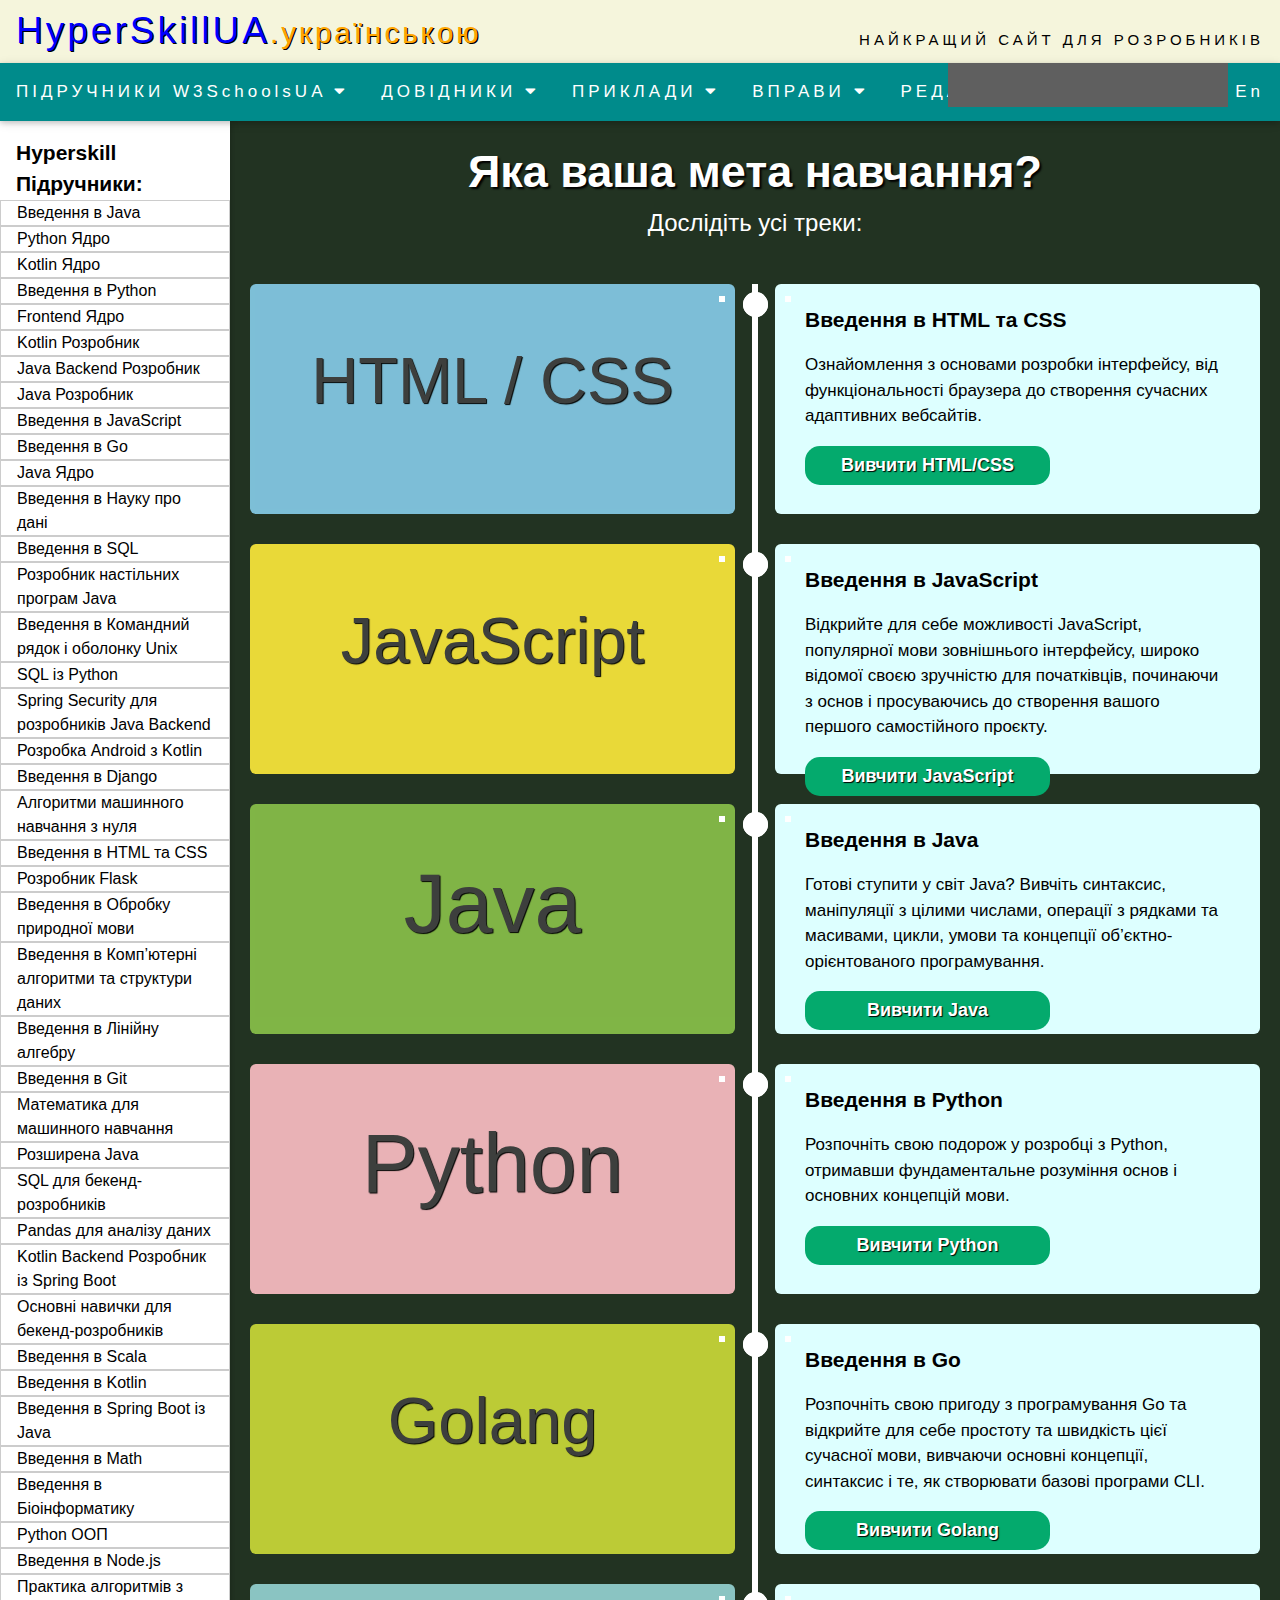
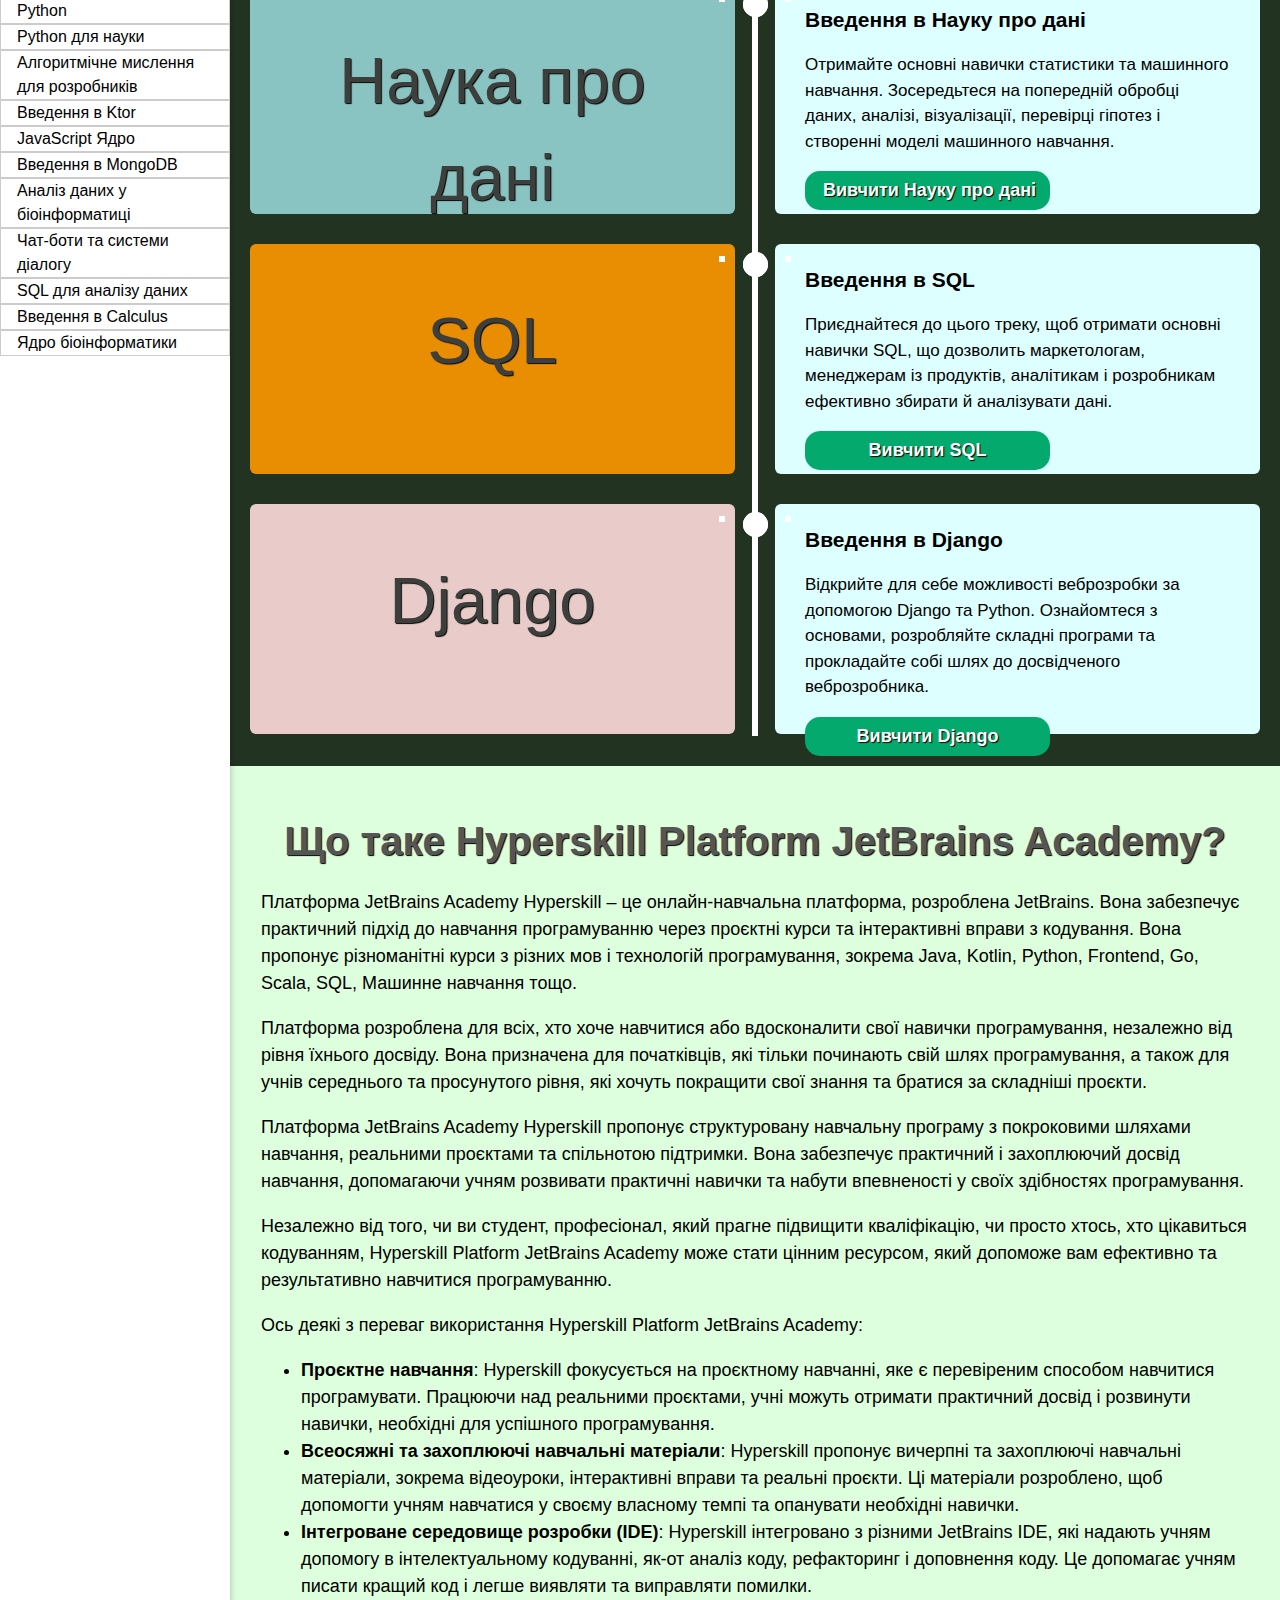
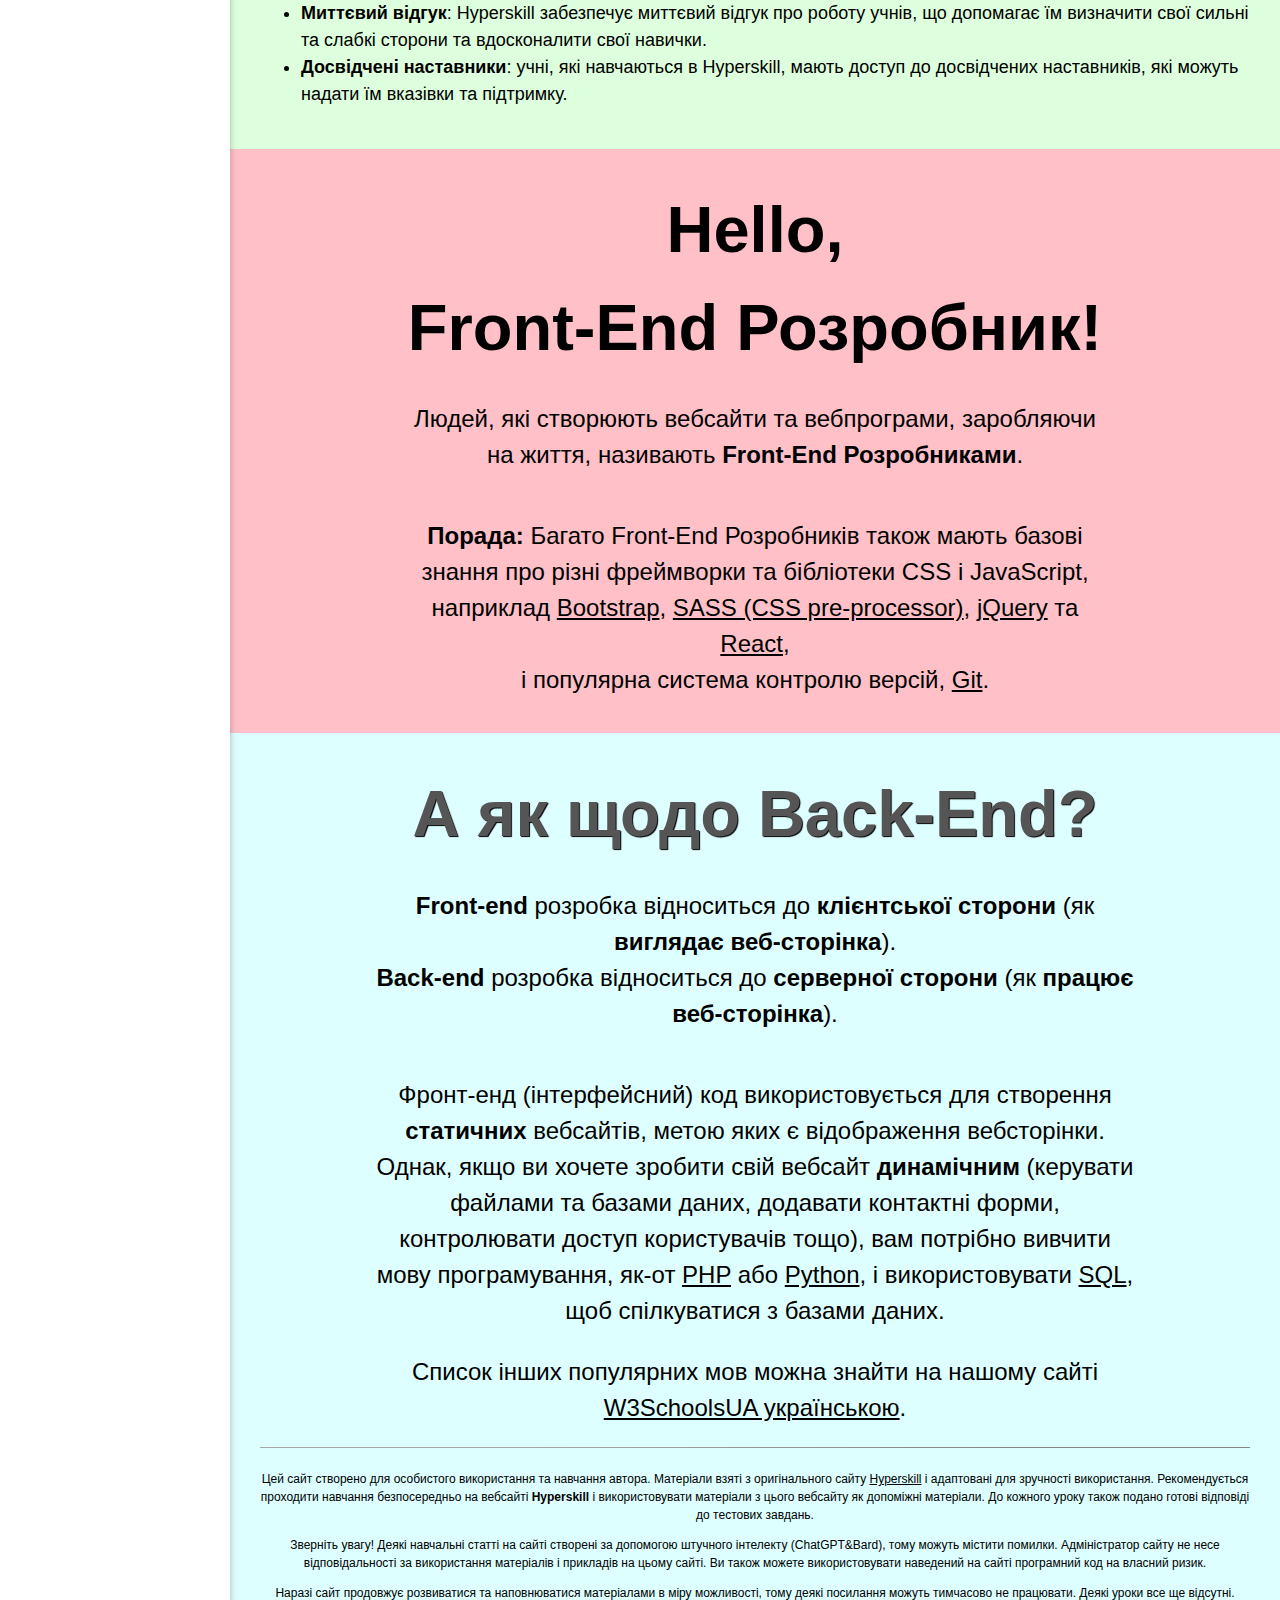
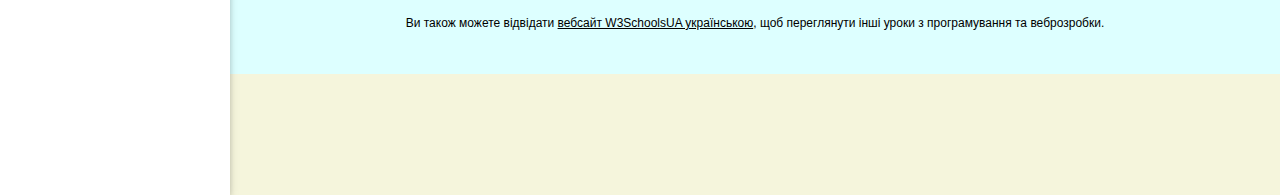
<file: index.html>
<!DOCTYPE html>
<html lang='uk'>
<head>
    <title>JetBrains Academy українською. Уроки для початківців із сайту Hyperskill</title>
    <meta charset='utf-8'>
    <meta name='viewport' content='width=device-width, initial-scale=1'>
    <meta name='description' content='Онлайн-уроки для початківців від Hyperskill: Java, Python, Kotlin, JavaScript, Golang, Data Science, SQL, Java Desktop Application Розробник, Command Line and Unix Shell, SQL with Python, Spring Security for Java Backend Розробникs, Android Development with Kotlin, Django , Алгоритми машинного навчання з нуля, HTML та CSS, Flask Розробник, Обробка природної мови, Комп&#8217;ютерні алгоритми та структури даних, Лінійна алгебра, Git, Математика для машинного навчання, Advanced Java, SQL для бекенд-розробників, Pandas для аналізу даних, Scala, Біоінформатика, Node.js, Практичні алгоритми для Python, Ktor, MongoDB, чат-боти та системи діалогу, Calculus, Frontend, Backend тощо. Безкоштовні курси Hyperskill українською. Вивчити мову програмування та веб-розробку. Готові рішення та відповіді до завдань. Основи HTML5, CSS3, PHP. Найкращий сайт для веброзробників' />
    <meta property='og:title' content='w3schoolsua.github.io/hyperskill/index.html' />
    <meta property='og:locale' content='en' />
    <meta property='og:description' content='JetBrains Academy українською. Уроки для початківців із сайту Hyperskill' />
    <link rel='icon' href='favicon.ico' type='image/x-icon'>
    <link rel='alternate' hreflang='en' href='https://w3schoolsua.github.io/hyperskill/index.html' />
    <link rel='stylesheet' href='styles/w3.css'>
    <link rel='stylesheet' href='styles/main.css'>
    <link rel='stylesheet' href='styles/fa.css'>
    <link rel='stylesheet' href='styles/hyperskill-style.css'>
    <!--Search Console--><meta name="google-site-verification" content="Zi87wUigec4p_hsrZRZa5Jw-Z0PBmPm_i_L6em_cz0U" /><!--/Search Console-->
    <!--web--><script async src="https://pagead2.googlesyndication.com/pagead/js/adsbygoogle.js?client=ca-pub-6358227327561384" crossorigin="anonymous"></script><!--/web-->
    <!--w3--><script async src="https://pagead2.googlesyndication.com/pagead/js/adsbygoogle.js?client=ca-pub-4060216941760396" crossorigin="anonymous"></script><!--/w3-->
</head>
<body>
<div class='w3-row w3-padding w3-hide-medium w3-hide-small'>
    <div class='w3-col s5 notranslate' style='margin:4px 0 6px 0'><a class='w3schools-logo' href='index.html'>HyperSkillUA<span class='dotcom'>.українською</span></a>
    </div>
    <div class='w3-col s7 w3-margin-top w3-wide w3-hide-medium w3-hide-small'>
        <div class='w3-right' style='position:relative;top:5px;'>НАЙКРАЩИЙ САЙТ ДЛЯ РОЗРОБНИКІВ</div>
    </div>
</div>
<div class='w3-hide-large w3-hide-large w3-padding-16'>
    <div class='w3-center notranslate'><a class='w3schools-logo' href='index.html'>HyperSkillUA<span class='dotcom'>.українською</span></a>
    </div>
    <div class='w3-center w3-wide w3-hide-small' style='margin:14px 0 -5px 0'>НАЙКРАЩИЙ САЙТ ДЛЯ РОЗРОБНИКІВ</div>
</div>
<!--Top menu-->
<div class="w3-bar w3-theme w3-card-2 w3-wide notranslate">
    <!--script для верхнього меню при адаптиві-->
    <a class='w3-bar-item w3-button w3-hover-white w3-padding-16 hidesm' href='javascript:void(0)' onclick='w3_open()'><i class='fa fa-bars'></i></a> <!--/end script-->
    <a class='w3-bar-item w3-button barex w3-hover-white w3-padding-16' href='javascript:void(0)' onclick="w3_open_nav('tutorials')" id='navbtn_tutorials'>ПІДРУЧНИКИ W3SchoolsUA <i class='fa fa-caret-down'></i><i class='fa fa-caret-up' style='display:none'></i></a>
    <a class='w3-bar-item w3-button barex w3-hover-white w3-padding-16' href='javascript:void(0)' onclick="w3_open_nav('references')" id='navbtn_references'>ДОВІДНИКИ <i class='fa fa-caret-down'></i><i class='fa fa-caret-up' style='display:none'></i></a>
    <a class='w3-bar-item w3-button barex w3-hover-white w3-padding-16' href='javascript:void(0)' onclick="w3_open_nav('examples')" id='navbtn_examples'>ПРИКЛАДИ <i class='fa fa-caret-down'></i><i class='fa fa-caret-up' style='display:none'></i></a>
    <a class='w3-bar-item w3-button barex w3-hover-white w3-padding-16 w3-hide-medium w3-hide-small' href='javascript:void(0)' onclick="w3_open_nav('exercises')" id='navbtn_exercises'>ВПРАВИ <i class='fa fa-caret-down'></i><i class='fa fa-caret-up' style='display:none'></i></a>
    <a class='w3-bar-item w3-button barex w3-hover-white w3-padding-16 w3-hide-medium w3-hide-small' href='https://w3schoolsua.github.io/tryiteditor/index.html' target='_blank'>РЕДАКТОР КОДУ</a>
    <div style='display: block;position:absolute;z-index:4;right:52px;height:44px;width: 280px; background-color:#5f5f5f;letter-spacing:normal;' id='googleSearch'>
        <!--W3SchoolsUA-Google-Search-->
        <script async src="https://cse.google.com/cse.js?cx=751c3d18bb8a64f00"></script><div class="gcse-search"></div>
        <!--/W3SchoolsUA-Google-Search-->
    </div>
    <a class='w3-bar-item w3-button barex w3-hover-white w3-padding-16 w3-right' href='index_en.html'>En</a>
</div>
<!--/Top menu-->
<!--menu left-sidebar-->
<nav class='w3-sidebar w3-collapse aliceblue w3-card-2' id='mySidenav'>
    <div class='w3-bar-block'>
        <div class='w3-container'>
            <h4 class='w3-margin-top'>Hyperskill Підручники:</h4>
        </div>
        <a class='w3-bar-item w3-button w3-border' href='https://hyperskill.org/tracks/8' target='_blank' rel='nofollow'>Введення в Java</a>
        <a class='w3-bar-item w3-button w3-border' href='https://hyperskill.org/tracks/2' target='_blank' rel='nofollow'>Python Ядро</a>
        <a class='w3-bar-item w3-button w3-border' href='https://hyperskill.org/tracks/18' target='_blank' rel='nofollow'>Kotlin Ядро</a>
        <a class='w3-bar-item w3-button w3-border' href='https://hyperskill.org/tracks/6' target='_blank' rel='nofollow'>Введення в Python</a>
        <a class='w3-bar-item w3-button w3-border' href='https://hyperskill.org/tracks/5' target='_blank' rel='nofollow'>Frontend Ядро</a>
        <a class='w3-bar-item w3-button w3-border' href='https://hyperskill.org/tracks/3' target='_blank' rel='nofollow'>Kotlin Розробник</a>
        <a class='w3-bar-item w3-button w3-border' href='https://hyperskill.org/tracks/12' target='_blank' rel='nofollow'>Java Backend Розробник</a>
        <a class='w3-bar-item w3-button w3-border' href='https://hyperskill.org/tracks/17' target='_blank' rel='nofollow'>Java Розробник</a>
        <a class='w3-bar-item w3-button w3-border' href='https://hyperskill.org/tracks/32' target='_blank' rel='nofollow'>Введення в JavaScript</a>
        <a class='w3-bar-item w3-button w3-border' href='https://hyperskill.org/tracks/25' target='_blank' rel='nofollow'>Введення в Go</a>
        <a class='w3-bar-item w3-button w3-border' href='https://hyperskill.org/tracks/15' target='_blank' rel='nofollow'>Java Ядро</a>
        <a class='w3-bar-item w3-button w3-border' href='https://hyperskill.org/tracks/28' target='_blank' rel='nofollow'>Введення в Науку про дані</a>
        <a class='w3-bar-item w3-button w3-border' href='https://hyperskill.org/tracks/31' target='_blank' rel='nofollow'>Введення в SQL</a>
        <a class='w3-bar-item w3-button w3-border' href='https://hyperskill.org/tracks/9' target='_blank' rel='nofollow'>Розробник настільних програм Java</a>
        <a class='w3-bar-item w3-button w3-border' href='https://hyperskill.org/tracks/26' target='_blank' rel='nofollow'>Введення в Командний рядок і оболонку Unix</a>
        <a class='w3-bar-item w3-button w3-border' href='https://hyperskill.org/tracks/30' target='_blank' rel='nofollow'>SQL із Python</a>
        <a class='w3-bar-item w3-button w3-border' href='https://hyperskill.org/tracks/38' target='_blank' rel='nofollow'>Spring Security для розробників Java Backend</a>
        <a class='w3-bar-item w3-button w3-border' href='https://hyperskill.org/tracks/16' target='_blank' rel='nofollow'>Розробка Android з Kotlin</a>
        <a class='w3-bar-item w3-button w3-border' href='https://hyperskill.org/tracks/11' target='_blank' rel='nofollow'>Введення в Django</a>
        <a class='w3-bar-item w3-button w3-border' href='https://hyperskill.org/tracks/42' target='_blank' rel='nofollow'>Алгоритми машинного навчання з нуля</a>
        <a class='w3-bar-item w3-button w3-border' href='https://hyperskill.org/tracks/34' target='_blank' rel='nofollow'>Введення в HTML та CSS</a>
        <a class='w3-bar-item w3-button w3-border' href='https://hyperskill.org/tracks/29' target='_blank' rel='nofollow'>Розробник Flask</a>
        <a class='w3-bar-item w3-button w3-border' href='https://hyperskill.org/tracks/10' target='_blank' rel='nofollow'>Введення в Обробку природної мови</a>
        <a class='w3-bar-item w3-button w3-border' href='https://hyperskill.org/tracks/41' target='_blank' rel='nofollow'>Введення в Комп&#8217;ютерні алгоритми та структури даних</a>
        <a class='w3-bar-item w3-button w3-border' href='https://hyperskill.org/tracks/27' target='_blank' rel='nofollow'>Введення в Лінійну алгебру</a>
        <a class='w3-bar-item w3-button w3-border' href='https://hyperskill.org/tracks/48' target='_blank' rel='nofollow'>Введення в Git</a>
        <a class='w3-bar-item w3-button w3-border' href='https://hyperskill.org/tracks/33' target='_blank' rel='nofollow'>Математика для машинного навчання</a>
        <a class='w3-bar-item w3-button w3-border' href='https://hyperskill.org/tracks/35' target='_blank' rel='nofollow'>Розширена Java</a>
        <a class='w3-bar-item w3-button w3-border' href='https://hyperskill.org/tracks/40' target='_blank' rel='nofollow'>SQL для бекенд-розробників</a>
        <a class='w3-bar-item w3-button w3-border' href='https://hyperskill.org/tracks/44' target='_blank' rel='nofollow'>Pandas для аналізу даних</a>
        <a class='w3-bar-item w3-button w3-border' href='https://hyperskill.org/tracks/37' target='_blank' rel='nofollow'>Kotlin Backend Розробник із Spring Boot</a>
        <a class='w3-bar-item w3-button w3-border' href='https://hyperskill.org/tracks/50' target='_blank' rel='nofollow'>Основні навички для бекенд-розробників</a>
        <a class='w3-bar-item w3-button w3-border' href='https://hyperskill.org/tracks/23' target='_blank' rel='nofollow'>Введення в Scala</a>
        <a class='w3-bar-item w3-button w3-border' href='https://hyperskill.org/tracks/69' target='_blank' rel='nofollow'>Введення в Kotlin</a>
        <a class='w3-bar-item w3-button w3-border' href='https://hyperskill.org/tracks/70' target='_blank' rel='nofollow'>Введення в Spring Boot із Java</a>
        <a class='w3-bar-item w3-button w3-border' href='https://hyperskill.org/tracks/57' target='_blank' rel='nofollow'>Введення в Math</a>
        <a class='w3-bar-item w3-button w3-border' href='https://hyperskill.org/tracks/49' target='_blank' rel='nofollow'>Введення в Біоінформатику</a>
        <a class='w3-bar-item w3-button w3-border' href='https://hyperskill.org/tracks/58' target='_blank' rel='nofollow'>Python ООП</a>
        <a class='w3-bar-item w3-button w3-border' href='https://hyperskill.org/tracks/55' target='_blank' rel='nofollow'>Введення в Node.js</a>
        <a class='w3-bar-item w3-button w3-border' href='https://hyperskill.org/tracks/54' target='_blank' rel='nofollow'>Практика алгоритмів з Python</a>
        <a class='w3-bar-item w3-button w3-border' href='https://hyperskill.org/tracks/59' target='_blank' rel='nofollow'>Python для науки</a>
        <a class='w3-bar-item w3-button w3-border' href='https://hyperskill.org/tracks/47' target='_blank' rel='nofollow'>Алгоритмічне мислення для розробників</a>
        <a class='w3-bar-item w3-button w3-border' href='https://hyperskill.org/tracks/45' target='_blank' rel='nofollow'>Введення в Ktor</a>
        <a class='w3-bar-item w3-button w3-border' href='https://hyperskill.org/tracks/65' target='_blank' rel='nofollow'>JavaScript Ядро</a>
        <a class='w3-bar-item w3-button w3-border' href='https://hyperskill.org/tracks/60' target='_blank' rel='nofollow'>Введення в MongoDB</a>
        <a class='w3-bar-item w3-button w3-border' href='https://hyperskill.org/tracks/62' target='_blank' rel='nofollow'>Аналіз даних у біоінформатиці</a>
        <a class='w3-bar-item w3-button w3-border' href='https://hyperskill.org/tracks/79' target='_blank' rel='nofollow'>Чат-боти та системи діалогу</a>
        <a class='w3-bar-item w3-button w3-border' href='https://hyperskill.org/tracks/61' target='_blank' rel='nofollow'>SQL для аналізу даних</a>
        <a class='w3-bar-item w3-button w3-border' href='https://hyperskill.org/tracks/85' target='_blank' rel='nofollow'>Введення в Calculus</a>
        <a class='w3-bar-item w3-button w3-border' href='https://hyperskill.org/tracks/71' target='_blank' rel='nofollow'>Ядро біоінформатики</a>
    </div>
</nav>
<!--/menu left-sidebar-->

<!--menu top при менших екранах-->
<div id='myAccordion' class='w3-card-2 w3-light-grey w3-center w3-hide-large' style='display:none;cursor:default'>
    <a href='javascript:void(0)' onclick='w3_close()' class='w3-button w3-xlarge w3-right'>&times;</a><br>
    <div class='w3-container w3-padding-32'>
        <a class='w3-button w3-block w3-large w3-wide' onclick="open_xs_menu('tutorials');" href='javascript:void(0);'>ПІДРУЧНИКИ
            <i class='fa fa-caret-down'></i></a>
        <div id='sectionxs_tutorials' class='w3-white w3-show'></div>
        <a class='w3-button w3-block w3-large w3-wide' onclick="open_xs_menu('references')" href='javascript:void(0);'>ДОВІДНИКИ
            <i class='fa fa-caret-down'></i></a>
        <div id='sectionxs_references' class='w3-white w3-show'></div>
        <a class='w3-button w3-block w3-large w3-wide' onclick="open_xs_menu('examples')" href='javascript:void(0);'>ПРИКЛАДИ
            <i class='fa fa-caret-down'></i></a>
        <div id='sectionxs_examples' class='w3-white w3-show'></div>
        <a class='w3-button w3-block w3-large w3-wide' onclick="open_xs_menu('exercises')" href='javascript:void(0);'>ВПРАВИ
            <i class='fa fa-caret-down'></i></a>
        <div id='sectionxs_exercises' class='w3-white w3-show'></div>
        <a class='w3-button w3-block w3-large w3-wide' href='https://w3schoolsua.github.io/tryiteditor/index.html'>РЕДАКТОР КОДУ</a>
    </div>
</div>
<!--/menu top-->

<!--розгортаюче menu top-->
<nav id="nav_tutorials" class="w3-dark-grey w3-card-2 w3-hide-small navex">
    <span onclick="w3_close_nav('tutorials')" class="w3-button w3-xlarge w3-display-topright barex">&times;</span><br>
    <div class='w3-row-padding w3-bar-block'>
        <div class='w3-col l3 m6'>
            <h3 class='w3-margin-top'>HTML & CSS</h3>
            <a class='w3-bar-item w3-button' href='https://w3schoolsua.github.io/html/index.html'>Вивчити HTML</a>
            <a class='w3-bar-item w3-button' href='https://w3schoolsua.github.io/css/index.html'>Вивчити CSS</a>
            <a class='w3-bar-item w3-button' href='https://w3schoolsua.github.io/css/css_rwd_intro.html'>Вивчити RWD</a>
            <a class='w3-bar-item w3-button' href='https://w3schoolsua.github.io/bootstrap/bootstrap_ver.html'>Вивчити Bootstrap</a>
            <a class='w3-bar-item w3-button' href='https://w3schoolsua.github.io/w3css/index.html'>Вивчити W3.CSS</a>
            <a class='w3-bar-item w3-button' href='https://w3schoolsua.github.io/colors/index.html'>Вивчити Кольори</a>
            <a class='w3-bar-item w3-button' href='https://w3schoolsua.github.io/icons/index.html'>Вивчити Іконки</a>
            <a class='w3-bar-item w3-button' href='https://w3schoolsua.github.io/graphics/index.html'>Вивчити Графіку</a>
            <a class='w3-bar-item w3-button' href='https://w3schoolsua.github.io/graphics/svg_intro.html'>Вивчити SVG</a>
            <a class='w3-bar-item w3-button' href='https://w3schoolsua.github.io/graphics/canvas_intro.html'>Вивчити Canvas</a>
            <a class='w3-bar-item w3-button' href='https://w3schoolsua.github.io/howto/index.html'>Вивчити Як зробити</a>
            <a class='w3-bar-item w3-button' href='https://w3schoolsua.github.io/sass/index.html'>Вивчити Sass</a>
            <h3 class='w3-margin-top'>Програмування</h3>
            <a class='w3-bar-item w3-button' href='https://w3schoolsua.github.io/python/index.html'>Вивчити Python</a>
            <a class='w3-bar-item w3-button' href='https://w3schoolsua.github.io/java/index.html'>Вивчити Java</a>
            <a class='w3-bar-item w3-button' href='https://w3schoolsua.github.io/cpp/index.html'>Вивчити C++</a>
            <a class='w3-bar-item w3-button' href='https://w3schoolsua.github.io/cs/index.html'>Вивчити C#</a>
            <a class='w3-bar-item w3-button' href='https://w3schoolsua.github.io/r/index.html'>Вивчити R</a>
            <a class='w3-bar-item w3-button' href='https://w3schoolsua.github.io/kotlin/index.html'>Вивчити Kotlin</a>
            <a class='w3-bar-item w3-button' href='https://w3schoolsua.github.io/go/index.html'>Вивчити Go</a>
            <div class="w3-hide-large w3-hide-small">
                <h3 class='w3-margin-top'>XML Підручники</h3>
                <a class='w3-bar-item w3-button' href='https://w3schoolsua.github.io/xml/index.html'>Вивчити XML</a>
                <a class='w3-bar-item w3-button' href='https://w3schoolsua.github.io/xml/ajax_intro.html'>Вивчити XML AJAX</a>
                <a class='w3-bar-item w3-button' href='https://w3schoolsua.github.io/xml/dom_intro.html'>Вивчити XML DOM</a>
                <a class='w3-bar-item w3-button' href='https://w3schoolsua.github.io/xml/xml_dtd_intro.html'>Вивчити XML DTD</a>
                <a class='w3-bar-item w3-button' href='https://w3schoolsua.github.io/xml/schema_intro.html'>Вивчити XML Schema</a>
                <a class='w3-bar-item w3-button' href='https://w3schoolsua.github.io/xml/xsl_intro.html'>Вивчити XSLT</a>
                <a class='w3-bar-item w3-button' href='https://w3schoolsua.github.io/xml/xpath_intro.html'>Вивчити XPath</a>
                <a class='w3-bar-item w3-button' href='https://w3schoolsua.github.io/xml/xquery_intro.html'>Вивчити XQuery</a>
            </div>
        </div>
        <div class='w3-col l3 m6'>
            <h3 class='w3-margin-top'>JavaScript</h3>
            <a class='w3-bar-item w3-button' href='https://w3schoolsua.github.io/js/index.html'>Вивчити JavaScript</a>
            <a class='w3-bar-item w3-button' href='https://w3schoolsua.github.io/react/index.html'>Вивчити React</a>
            <a class='w3-bar-item w3-button' href='https://w3schoolsua.github.io/jquery/index.html'>Вивчити jQuery</a>
            <a class='w3-bar-item w3-button' href='https://w3schoolsua.github.io/vue/index.html'>Вивчити Vue</a>
            <a class='w3-bar-item w3-button' href='https://w3schoolsua.github.io/angular/index.html'>Вивчити AngularJS</a>
            <a class='w3-bar-item w3-button' href='https://w3schoolsua.github.io/js/js_json_intro.html'>Вивчити JSON</a>
            <a class='w3-bar-item w3-button' href='https://w3schoolsua.github.io/js/js_ajax_intro.html'>Вивчити AJAX</a>
            <a class='w3-bar-item w3-button' href='https://w3schoolsua.github.io/js/js_htmldom.html'>Вивчити HTML-DOM</a>
            <a class='w3-bar-item w3-button' href='https://w3schoolsua.github.io/appml/index.html'>Вивчити AppML</a>
            <a class='w3-bar-item w3-button' href='https://w3schoolsua.github.io/w3js/index.html'>Вивчити W3.JS</a>
            <h3 class='w3-margin-top'>Аналітика даних</h3>
            <a class='w3-bar-item w3-button' href='https://w3schoolsua.github.io/ai/index.html'>Вивчити ШІ</a>
            <a class='w3-bar-item w3-button' href='https://w3schoolsua.github.io/python/python_ml_getting_started.html'>Вивчити Машинне навчання</a>
            <a class='w3-bar-item w3-button' href='https://w3schoolsua.github.io/gen_ai/index.html'>Вивчити Генеративний ШІ</a>
            <a class='w3-bar-item w3-button' href='https://w3schoolsua.github.io/chatgpt-3-5/index.html'>Вивчити ChatGPT-3.5</a>
            <a class='w3-bar-item w3-button' href='https://w3schoolsua.github.io/chatgpt-4/index.html'>Вивчити ChatGPT-4</a>
            <a class='w3-bar-item w3-button' href='https://w3schoolsua.github.io/bard/index.html'>Вивчити Google Bard</a>
            <a class='w3-bar-item w3-button' href='https://w3schoolsua.github.io/datascience/index.html'>Вивчити Наука про дані</a>
            <a class='w3-bar-item w3-button' href='https://w3schoolsua.github.io/numpy/index.html'>Вивчити NumPy</a>
            <a class='w3-bar-item w3-button' href='https://w3schoolsua.github.io/pandas/index.html'>Вивчити Pandas</a>
            <a class='w3-bar-item w3-button' href='https://w3schoolsua.github.io/scipy/index.html'>Вивчити SciPy</a>
            <a class='w3-bar-item w3-button' href='https://w3schoolsua.github.io/python/matplotlib_intro.html'>Вивчити Matplotlib</a>
            <a class='w3-bar-item w3-button' href='https://w3schoolsua.github.io/statistics/index.html'>Вивчити Статистику</a>
            <a class='w3-bar-item w3-button' href='https://w3schoolsua.github.io/excel/index.html'>Вивчити Excel</a>
            <a class='w3-bar-item w3-button' href='https://w3schoolsua.github.io/googlesheets/index.html'>Вивчити Google таблиці</a>
        </div>
        <div class='w3-col l3 m6'>
            <h3 class='w3-margin-top'>Серверна сторона</h3>
            <a class='w3-bar-item w3-button' href='https://w3schoolsua.github.io/sql/index.html'>Вивчити SQL</a>
            <a class='w3-bar-item w3-button' href='https://w3schoolsua.github.io/mysql/index.html'>Вивчити MySQL</a>
            <a class='w3-bar-item w3-button' href='https://w3schoolsua.github.io/php/index.html'>Вивчити PHP</a>
            <a class='w3-bar-item w3-button' href='https://w3schoolsua.github.io/asp/index.html'>Вивчити ASP</a>
            <a class='w3-bar-item w3-button' href='https://w3schoolsua.github.io/nodejs/index.html'>Вивчити Node.js</a>
            <a class='w3-bar-item w3-button' href='https://w3schoolsua.github.io/nodejs/nodejs_raspberrypi.html'>Вивчити Raspberry Pi</a>
            <a class='w3-bar-item w3-button' href='https://w3schoolsua.github.io/git/index.html'>Вивчити Git</a>
            <a class='w3-bar-item w3-button' href='https://w3schoolsua.github.io/githubpages/quickstart.html'>Вивчити GitHub Pages</a>
            <a class='w3-bar-item w3-button' href='https://w3schoolsua.github.io/mongodb/index.html'>Вивчити MongoDB</a>
            <a class='w3-bar-item w3-button' href='https://w3schoolsua.github.io/aws/index.html'>Вивчити AWS</a>
            <h3 class='w3-margin-top'>Web Будівництво</h3>
            <a class='w3-bar-item w3-button' href='https://w3schoolsua.github.io/where_to_start.html'>З чого почати</a>
            <a class='w3-bar-item w3-button' href='https://w3schoolsua.github.io/w3css/w3css_templates.html'>Web Шаблони</a>
            <a class='w3-bar-item w3-button' href='https://w3schoolsua.github.io/browsers/index.html'>Web Статистика</a>
            <a class='w3-bar-item w3-button' href='https://w3schoolsua.github.io/cert/index.html'>Web Сертифікати</a>
            <a class='w3-bar-item w3-button' href='https://w3schoolsua.github.io/tryit/index.html'>Редактор коду</a>
            <a class='w3-bar-item w3-button' href='https://w3schoolsua.github.io/whatis/index.html'>Веброзробка</a>
            <a class='w3-bar-item w3-button' href='https://w3schoolsua.github.io/cybersecurity/index.html'>Кібербезпека</a>
            <a class='w3-bar-item w3-button' href='https://w3schoolsua.github.io/accessibility/index.html'>Доступність</a>
            <a class='w3-bar-item w3-button' href='https://www.w3schools.com/typingspeed/default.asp' target='_blank' rel='nofollow'>Тест швидкості друку</a>
        </div>
        <div class="w3-col l3 m6 w3-hide-medium">
            <h3 class='w3-margin-top'>XML Підручники</h3>
            <a class='w3-bar-item w3-button' href='https://w3schoolsua.github.io/xml/index.html'>Вивчити XML</a>
            <a class='w3-bar-item w3-button' href='https://w3schoolsua.github.io/xml/ajax_intro.html'>Вивчити XML AJAX</a>
            <a class='w3-bar-item w3-button' href='https://w3schoolsua.github.io/xml/dom_intro.html'>Вивчити XML DOM</a>
            <a class='w3-bar-item w3-button' href='https://w3schoolsua.github.io/xml/xml_dtd_intro.html'>Вивчити XML DTD</a>
            <a class='w3-bar-item w3-button' href='https://w3schoolsua.github.io/xml/schema_intro.html'>Вивчити XML Schema</a>
            <a class='w3-bar-item w3-button' href='https://w3schoolsua.github.io/xml/xsl_intro.html'>Вивчити XSLT</a>
            <a class='w3-bar-item w3-button' href='https://w3schoolsua.github.io/xml/xpath_intro.html'>Вивчити XPath</a>
            <a class='w3-bar-item w3-button' href='https://w3schoolsua.github.io/xml/xquery_intro.html'>Вивчити XQuery</a>
        </div>
    </div>
    <br class="hidesm">
</nav>
<nav id="nav_references" class="w3-dark-grey w3-card-2 w3-hide-small navex">
    <span onclick="w3_close_nav('references')" class="w3-button w3-xlarge w3-display-topright barex">&times;</span><br>
    <div class='w3-row-padding w3-bar-block'>
        <div class='w3-col l3 m6'>
            <h3 class='w3-margin-top'>HTML</h3>
            <a class='w3-bar-item w3-button' href='https://w3schoolsua.github.io/tags/index.html'>HTML Довідник тегів</a>
            <a class='w3-bar-item w3-button' href='https://w3schoolsua.github.io/tags/ref_html_browsersupport.html'>Підтримка браузерами</a>
            <a class='w3-bar-item w3-button' href='https://w3schoolsua.github.io/tags/ref_eventattributes.html'>HTML Довідник подій</a>
            <a class='w3-bar-item w3-button' href='https://w3schoolsua.github.io/colors/index.html'>HTML Довідник кольору</a>
            <a class='w3-bar-item w3-button' href='https://w3schoolsua.github.io/tags/ref_attributes.html'>HTML Довідник атрибутів</a>
            <a class='w3-bar-item w3-button' href='https://w3schoolsua.github.io/tags/ref_canvas.html'>HTML Довідник Canvas</a>
            <a class='w3-bar-item w3-button' href='https://w3schoolsua.github.io/graphics/svg_reference.html'>HTML Довідник SVG</a>
            <a class='w3-bar-item w3-button' href='https://w3schoolsua.github.io/graphics/google_maps_reference.html'>Довідник Google Maps</a>
            <h3 class='w3-margin-top'>CSS</h3>
            <a class='w3-bar-item w3-button' href='https://w3schoolsua.github.io/cssref/index.html'>CSS Довідник</a>
            <a class='w3-bar-item w3-button' href='https://w3schoolsua.github.io/cssref/css3_browsersupport.html'>CSS Підтримка браузерами</a>
            <a class='w3-bar-item w3-button' href='https://w3schoolsua.github.io/cssref/css_selectors.html'>CSS Довідник селекторів</a>
            <a class='w3-bar-item w3-button' href='https://w3schoolsua.github.io/bootstrap/bootstrap_ref_all_classes.html'>Довідник Bootstrap 3</a>
            <a class='w3-bar-item w3-button' href='https://w3schoolsua.github.io/bootstrap4/bootstrap_ref_all_classes.html'>Довідник Bootstrap 4</a>
            <a class='w3-bar-item w3-button' href='https://w3schoolsua.github.io/w3css/w3css_references.html'>Довідник W3.CSS</a>
            <a class='w3-bar-item w3-button' href='https://w3schoolsua.github.io/icons/icons_reference.html'>Довідник іконок</a>
            <a class='w3-bar-item w3-button' href='https://w3schoolsua.github.io/sass/sass_functions_string.html'>Довідник Sass</a>
        </div>
        <div class='w3-col l3 m6'>
            <h3 class='w3-margin-top'>JavaScript</h3>
            <a class='w3-bar-item w3-button' href='https://w3schoolsua.github.io/jsref/index.html'>JavaScript Довідник</a>
            <a class='w3-bar-item w3-button' href='https://w3schoolsua.github.io/jsref/index.html'>HTML DOM Довідник</a>
            <a class='w3-bar-item w3-button' href='https://w3schoolsua.github.io/jquery/jquery_ref_overview.html'>jQuery Довідник</a>
            <a class='w3-bar-item w3-button' href='https://w3schoolsua.github.io/angular/angular_ref_directives.html'>AngularJS Довідник</a>
            <a class='w3-bar-item w3-button' href='https://w3schoolsua.github.io/appml/appml_reference.html'>AppML Довідник</a>
            <a class='w3-bar-item w3-button' href='https://w3schoolsua.github.io/w3js/w3js_references.html'>W3.JS Довідник</a>
            <a class='w3-bar-item w3-button' href='https://w3schoolsua.github.io/readyscripts/index.html'>JS Готові скрипти</a>
            <h3 class='w3-margin-top'>Програмування</h3>
            <a class='w3-bar-item w3-button' href='https://w3schoolsua.github.io/python/python_reference.html'>Python Довідник</a>
            <a class='w3-bar-item w3-button' href='https://w3schoolsua.github.io/java/java_ref_keywords.html'>Java Довідник</a>
        </div>
        <div class='w3-col l3 m6'>
            <h3 class='w3-margin-top'>Серверна сторона</h3>
            <a class='w3-bar-item w3-button' href='https://w3schoolsua.github.io/sql/sql_ref_keywords.html'>SQL Довідник</a>
            <a class='w3-bar-item w3-button' href='https://w3schoolsua.github.io/php/php_ref_overview.html'>PHP Довідник</a>
            <a class='w3-bar-item w3-button' href='https://w3schoolsua.github.io/asp/asp_ref_response.html'>ASP Довідник</a>
            <h3 class='w3-margin-top'>XML</h3>
            <a class='w3-bar-item w3-button' href='https://w3schoolsua.github.io/xml/dom_nodetype.html'>XML DOM Довідник</a>
            <a class='w3-bar-item w3-button' href='https://w3schoolsua.github.io/xml/dom_http.html'>XML Http Довідник</a>
            <a class='w3-bar-item w3-button' href='https://w3schoolsua.github.io/xml/xsl_elementref.html'>XSLT Довідник</a>
            <a class='w3-bar-item w3-button' href='https://w3schoolsua.github.io/xml/schema_elements_ref.html'>XML Schema Довідник</a>
        </div>
        <div class='w3-col l3 m6'>
            <h3 class='w3-margin-top'>Character Sets</h3>
            <a class='w3-bar-item w3-button' href='https://w3schoolsua.github.io/charsets/index.html'>HTML Набори символів</a>
            <a class='w3-bar-item w3-button' href='https://w3schoolsua.github.io/charsets/ref_html_ascii.html'>HTML ASCII</a>
            <a class='w3-bar-item w3-button' href='https://w3schoolsua.github.io/charsets/ref_html_ansi.html'>HTML ANSI</a>
            <a class='w3-bar-item w3-button' href='https://w3schoolsua.github.io/charsets/ref_html_ansi.html'>HTML Windows-1252</a>
            <a class='w3-bar-item w3-button' href='https://w3schoolsua.github.io/charsets/ref_html_8859.html'>HTML ISO-8859-1</a>
            <a class='w3-bar-item w3-button' href='https://w3schoolsua.github.io/charsets/ref_html_symbols.html'>HTML Символи</a>
            <a class='w3-bar-item w3-button' href='https://w3schoolsua.github.io/charsets/ref_html_utf8.html'>HTML UTF-8</a>
        </div>
    </div>
    <br class="hidesm">
</nav>
<nav id="nav_examples" class="w3-dark-grey w3-card-2 w3-hide-small navex">
    <span onclick="w3_close_nav('examples')" class="w3-button w3-xlarge w3-display-topright barex">&times;</span><br>
    <div class='w3-row-padding w3-bar-block'>
        <div class='w3-col l3 m6'>
            <h3 class='w3-margin-top'>HTML & CSS</h3>
            <a class='w3-bar-item w3-button' href='https://w3schoolsua.github.io/html/html_examples.html'>HTML Приклади</a>
            <a class='w3-bar-item w3-button' href='https://w3schoolsua.github.io/css/css_examples.html'>CSS Приклади</a>
            <a class='w3-bar-item w3-button' href='https://w3schoolsua.github.io/w3css/w3css_examples.html'>W3.CSS Приклади</a>
            <a class='w3-bar-item w3-button' href='https://w3schoolsua.github.io/bootstrap/bootstrap_examples.html'>Bootstrap Приклади</a>
            <a class='w3-bar-item w3-button' href='https://w3schoolsua.github.io/howto/index.html'>How To Приклади</a>
            <a class='w3-bar-item w3-button' href='https://w3schoolsua.github.io/graphics/svg_examples.html'>SVG Приклади</a>
            <a class='w3-bar-item w3-button' href='https://w3schoolsua.github.io/w3css/w3css_templates.html'>Web Шаблони</a>
            <div class="w3-hide-large w3-hide-small">
                <h3 class='w3-margin-top'>Вікторини</h3>
                <a class='w3-bar-item w3-button' href='https://w3schoolsua.github.io/html/html_quiz.html' target='_top'>HTML Вікторина</a>
                <a class='w3-bar-item w3-button' href='https://w3schoolsua.github.io/css/css_quiz.html' target='_top'>CSS Вікторина</a>
                <a class='w3-bar-item w3-button' href='https://w3schoolsua.github.io/js/js_quiz.html' target='_top'>JavaScript Вікторина</a>
                <a class='w3-bar-item w3-button' href='https://w3schoolsua.github.io/sql/sql_quiz.html' target='_top'>SQL Вікторина</a>
                <a class='w3-bar-item w3-button' href='https://w3schoolsua.github.io/php/php_quiz.html' target='_top'>PHP Вікторина</a>
                <a class='w3-bar-item w3-button' href='https://w3schoolsua.github.io/python/python_quiz.html' target='_top'>Python Вікторина</a>
                <a class='w3-bar-item w3-button' href='https://w3schoolsua.github.io/jquery/jquery_quiz.html' target='_top'>jQuery Вікторина</a>
                <a class='w3-bar-item w3-button' href='https://w3schoolsua.github.io/bootstrap/bootstrap_quiz.html' target='_top'>Bootstrap Вікторина</a>
                <a class='w3-bar-item w3-button' href='https://w3schoolsua.github.io/java/java_quiz.html' target='_top'>Java Вікторина</a>
                <a class='w3-bar-item w3-button' href='https://w3schoolsua.github.io/cpp/cpp_quiz.html' target='_top'>C++ Вікторина</a>
                <a class='w3-bar-item w3-button' href='https://w3schoolsua.github.io/cs/cs_quiz.html' target='_top'>C# Вікторина</a>
                <a class='w3-bar-item w3-button' href='https://w3schoolsua.github.io/xml/xml_quiz.html' target='_top'>XML Вікторина</a>
            </div>
        </div>
        <div class='w3-col l3 m6'>
            <h3 class='w3-margin-top'>JavaScript</h3>
            <a class='w3-bar-item w3-button' href='https://w3schoolsua.github.io/js/js_examples.html' target='_top'>JavaScript Приклади</a>
            <a class='w3-bar-item w3-button' href='https://w3schoolsua.github.io/js/js_dom_examples.html' target='_top'>HTML DOM Приклади</a>
            <a class='w3-bar-item w3-button' href='https://w3schoolsua.github.io/jquery/jquery_examples.html' target='_top'>jQuery Приклади</a>
            <a class='w3-bar-item w3-button' href='https://w3schoolsua.github.io/angular/angular_examples.html' target='_top'>AngularJS Приклади</a>
            <a class='w3-bar-item w3-button' href='https://w3schoolsua.github.io/js/js_ajax_examples.html' target='_top'>AJAX Приклади</a>
            <a class='w3-bar-item w3-button' href='https://w3schoolsua.github.io/w3js/w3js_examples.html' target='_top'>W3.JS Приклади</a>
            <h3 class='w3-margin-top'>Programming</h3>
            <a class='w3-bar-item w3-button' href='https://w3schoolsua.github.io/python/python_examples.html' target='_top'>Python Приклади</a>
            <a class='w3-bar-item w3-button' href='https://w3schoolsua.github.io/java/java_examples.html' target='_top'>Java Приклади</a>
            <a class='w3-bar-item w3-button' href='https://w3schoolsua.github.io/cpp/cpp_examples.html' target='_top'>C++ Приклади</a>
            <a class='w3-bar-item w3-button' href='https://w3schoolsua.github.io/cs/cs_examples.html' target='_top'>C# Приклади</a>
        </div>
        <div class='w3-col l3 m6'>
            <h3 class='w3-margin-top'>Серверна сторона</h3>
            <a class='w3-bar-item w3-button' href='https://w3schoolsua.github.io/sql/sql_examples.html' target='_top'>SQL Приклади</a>
            <a class='w3-bar-item w3-button' href='https://w3schoolsua.github.io/php/php_examples.html' target='_top'>PHP Приклади</a>
            <a class='w3-bar-item w3-button' href='https://w3schoolsua.github.io/asp/asp_examples.html' target='_top'>ASP Приклади</a>
            <h3 class='w3-margin-top'>XML</h3>
            <a class='w3-bar-item w3-button' href='https://w3schoolsua.github.io/xml/xml_examples.html' target='_top'>XML Приклади</a>
            <a class='w3-bar-item w3-button' href='https://w3schoolsua.github.io/xml/xsl_examples.html' target='_top'>XSLT Приклади</a>
            <a class='w3-bar-item w3-button' href='https://w3schoolsua.github.io/xml/xpath_examples.html' target='_top'>XPath Приклади</a>
            <a class='w3-bar-item w3-button' href='https://w3schoolsua.github.io/xml/schema_example.html' target='_top'>XML Schema Приклади</a>
            <a class='w3-bar-item w3-button' href='https://w3schoolsua.github.io/xml/ajax_examples.html' target='_top'>AJAX Приклади</a>
            <a class='w3-bar-item w3-button' href='https://w3schoolsua.github.io/graphics/svg_examples.html' target='_top'>SVG Приклади</a>
        </div>
        <div class="w3-col l3 m6 w3-hide-medium">
            <h3 class='w3-margin-top'>Вікторини</h3>
            <a class='w3-bar-item w3-button' href='https://w3schoolsua.github.io/html/html_quiz.html' target='_top'>HTML Вікторина</a>
            <a class='w3-bar-item w3-button' href='https://w3schoolsua.github.io/css/css_quiz.html' target='_top'>CSS Вікторина</a>
            <a class='w3-bar-item w3-button' href='https://w3schoolsua.github.io/js/js_quiz.html' target='_top'>JavaScript Вікторина</a>
            <a class='w3-bar-item w3-button' href='https://w3schoolsua.github.io/sql/sql_quiz.html' target='_top'>SQL Вікторина</a>
            <a class='w3-bar-item w3-button' href='https://w3schoolsua.github.io/php/php_quiz.html' target='_top'>PHP Вікторина</a>
            <a class='w3-bar-item w3-button' href='https://w3schoolsua.github.io/python/python_quiz.html' target='_top'>Python Вікторина</a>
            <a class='w3-bar-item w3-button' href='https://w3schoolsua.github.io/jquery/jquery_quiz.html' target='_top'>jQuery Вікторина</a>
            <a class='w3-bar-item w3-button' href='https://w3schoolsua.github.io/bootstrap/bootstrap_quiz.html' target='_top'>Bootstrap Вікторина</a>
            <a class='w3-bar-item w3-button' href='https://w3schoolsua.github.io/java/java_quiz.html' target="_top">Java Вікторина</a>
            <a class='w3-bar-item w3-button' href='https://w3schoolsua.github.io/cpp/cpp_quiz.html' target="_top">C++ Вікторина</a>
            <a class='w3-bar-item w3-button' href='https://w3schoolsua.github.io/cs/cs_quiz.html' target="_top">C# Вікторина</a>
            <a class='w3-bar-item w3-button' href='https://w3schoolsua.github.io/xml/xml_quiz.html' target='_top'>XML Вікторина</a>
        </div>
    </div>
    <br class="hidesm">
</nav>
<nav id="nav_exercises" class="w3-dark-grey w3-card-2 w3-hide-small w3-hide-medium navex">
    <span onclick="w3_close_nav('exercises')" class="w3-button w3-xlarge w3-display-topright barex">&times;</span><br>
    <div class='w3-row-padding w3-bar-block'>
        <div class="w3-col l4 m12">
            <h3 class='w3-margin-top'>Вправи</h3>
            <a class='w3-bar-item w3-button' href='https://w3schoolsua.github.io/html/html_exercises.html'>HTML Вправи</a>
            <a class='w3-bar-item w3-button' href='https://w3schoolsua.github.io/css/css_exercises.html'>CSS Вправи</a>
            <a class='w3-bar-item w3-button' href='https://w3schoolsua.github.io/js/js_exercises.html'>JavaScript Вправи</a>
            <a class='w3-bar-item w3-button' href='https://w3schoolsua.github.io/sql/sql_exercises.html'>SQL Вправи</a>
            <a class='w3-bar-item w3-button' href='https://w3schoolsua.github.io/php/php_exercises.html'>PHP Вправи</a>
            <a class='w3-bar-item w3-button' href='https://w3schoolsua.github.io/python/python_exercises.html'>Python Вправи</a>
            <a class='w3-bar-item w3-button' href='https://w3schoolsua.github.io/jquery/jquery_exercises.html'>jQuery Вправи</a>
            <a class='w3-bar-item w3-button' href='https://w3schoolsua.github.io/java/java_exercises.html'>Java Вправи</a>
            <a class='w3-bar-item w3-button' href='https://w3schoolsua.github.io/bootstrap/bootstrap_exercises.html'>Bootstrap Вправи</a>
            <a class='w3-bar-item w3-button' href='https://w3schoolsua.github.io/cpp/cpp_exercises.html'>C++ Вправи</a>
            <a class='w3-bar-item w3-button' href='https://w3schoolsua.github.io/cs/cs_exercises.html'>C# Вправи</a>
        </div>
        <div class="w3-col l4 m12">
            <h3 class='w3-margin-top'>Вікторини</h3>
            <a class='w3-bar-item w3-button' href='https://w3schoolsua.github.io/html/html_quiz.html' target='_top'>HTML Вікторина</a>
            <a class='w3-bar-item w3-button' href='https://w3schoolsua.github.io/css/css_quiz.html' target='_top'>CSS Вікторина</a>
            <a class='w3-bar-item w3-button' href='https://w3schoolsua.github.io/js/js_quiz.html' target='_top'>JavaScript Вікторина</a>
            <a class='w3-bar-item w3-button' href='https://w3schoolsua.github.io/sql/sql_quiz.html' target='_top'>SQL Вікторина</a>
            <a class='w3-bar-item w3-button' href='https://w3schoolsua.github.io/php/php_quiz.html' target='_top'>PHP Вікторина</a>
            <a class='w3-bar-item w3-button' href='https://w3schoolsua.github.io/python/python_quiz.html' target='_top'>Python Вікторина</a>
            <a class='w3-bar-item w3-button' href='https://w3schoolsua.github.io/jquery/jquery_quiz.html' target='_top'>jQuery Вікторина</a>
            <a class='w3-bar-item w3-button' href='https://w3schoolsua.github.io/bootstrap/bootstrap_quiz.html' target='_top'>Bootstrap Вікторина</a>
            <a class='w3-bar-item w3-button' href='https://w3schoolsua.github.io/java/java_quiz.html' target="_top">Java Вікторина</a>
            <a class='w3-bar-item w3-button' href='https://w3schoolsua.github.io/cpp/cpp_quiz.html' target="_top">C++ Вікторина</a>
            <a class='w3-bar-item w3-button' href='https://w3schoolsua.github.io/cs/cs_quiz.html' target="_top">C# Вікторина</a>
            <a class='w3-bar-item w3-button' href='https://w3schoolsua.github.io/xml/xml_quiz.html' target='_top'>XML Вікторина</a>
        </div>
        <div class="w3-col l4 m12">
            <h3 class='w3-margin-top'>Сертифікати</h3>
            <a class='w3-bar-item w3-button' href='https://w3schoolsua.github.io/cert/cert_html_new.html' target='_top'>HTML Сертифікат</a>
            <a class='w3-bar-item w3-button' href='https://w3schoolsua.github.io/cert/cert_css.html' target='_top'>CSS Сертифікат</a>
            <a class='w3-bar-item w3-button' href='https://w3schoolsua.github.io/cert/cert_javascript.html' target='_top'>JavaScript Сертифікат</a>
            <a class='w3-bar-item w3-button' href='https://w3schoolsua.github.io/cert/cert_frontend.html' target='_top'>Front-End Сертифікат</a>
            <a class='w3-bar-item w3-button' href='https://w3schoolsua.github.io/cert/cert_sql.html' target='_top'>SQL Сертифікат</a>
            <a class='w3-bar-item w3-button' href='https://w3schoolsua.github.io/cert/cert_php.html' target='_top'>PHP Сертифікат</a>
            <a class='w3-bar-item w3-button' href='https://w3schoolsua.github.io/cert/cert_python.html' target='_top'>Python Сертифікат</a>
            <a class='w3-bar-item w3-button' href='https://w3schoolsua.github.io/cert/cert_bootstrap.html' target='_top'>Bootstrap Сертифікат</a>
            <a class='w3-bar-item w3-button' href='https://w3schoolsua.github.io/cert/cert_jquery.html' target='_top'>jQuery Сертифікат</a>
            <a class='w3-bar-item w3-button' href='https://w3schoolsua.github.io/cert/cert_xml.html' target='_top'>XML Сертифікат</a>
        </div>
    </div>
    <br class="hidesm">
</nav>
<!--/menu left-->
<!-- MAIN -->
<div class='w3-main' id='belowtopnav'>
    <div class='w3-row' style="background: #223322">
        <div class='w3-col l12 m12' id='main'>
            <div class="adver_adup">
    <script async src="https://pagead2.googlesyndication.com/pagead/js/adsbygoogle.js?client=ca-pub-6358227327561384" crossorigin="anonymous"></script>
    <!-- adup_gorizontal -->
    <ins class="adsbygoogle" style="display:block" data-ad-client="ca-pub-6358227327561384" data-ad-slot="5050829044" data-ad-format="auto" data-full-width-responsive="true"></ins>
    <script>(adsbygoogle = window.adsbygoogle || []).push({});</script>
</div>            <div class="ws-black w3-center" style="padding-top:0;padding-bottom:0;">
                <div class="w3-content" style="padding-left:20px;padding-right:20px;max-width:1400px">
                    <h1 style="font-size:45px;font-weight:700;text-shadow: 2px 2px 2px #000" class="textsmallerscreens">Яка ваша мета навчання?</h1>
                    <h3 style="margin-top:20px;color:#fff">Дослідіть усі треки:</h3>
                    <br>
                </div>
            </div>
            <div class="ws-black">
                <div class="timeline" style="max-width:1200px">

                    <div style="margin-bottom:10px">
                        <div class="container right">
                            <div class="content w3-pale-blue jscont">
                                <a href="34/index.html" class="mylink descmob" title="Введення в HTML та CSS"><h3 class="w3-light-blue w3-round textdescmob">HTML / CSS</h3></a>
                                <h4>Введення в HTML та CSS</h4>
                                <p style="font-size:17px;font-weight:500">Ознайомлення з основами розробки інтерфейсу, від функціональності браузера до створення сучасних адаптивних вебсайтів.</p>
                                <a href="34/index.html" class="ws-btn tut-button shadow-black-1" style="margin-left:0;" title="Введення в HTML та CSS">Вивчити HTML/CSS</a>
                            </div>
                        </div>
                        <div class="container left ws-hide-900">
                            <a href="34/index.html" class="mylink" title="Введення в HTML та CSS">
                                <div class="content w3-light-blue jscont">
                                    <h2 class="h2content">HTML / CSS</h2>
                                </div>
                            </a>
                        </div>
                    </div>
                    <div style="margin-bottom:10px">
                        <div class="container right">
                            <div class="content w3-pale-blue jscont">
                                <a href="32/index.html" class="mylink descmob" title="Введення в JavaScript Підручник"><h3 class="w3-yellow w3-round textdescmob">JavaScript</h3></a>
                                <h4>Введення в JavaScript</h4>
                                <p style="font-size:17px;font-weight:500">Відкрийте для себе можливості JavaScript, популярної мови зовнішнього інтерфейсу, широко відомої своєю зручністю для початківців, починаючи з основ і просуваючись до створення вашого першого самостійного проєкту.</p>
                                <a href="32/index.html" class="ws-btn tut-button shadow-black-1" style="margin-left:0;" title="Введення в JavaScript Підручник">Вивчити JavaScript</a>
                            </div>
                        </div>
                        <div class="container left ws-hide-900">
                            <a href="32/index.html" class="mylink" title="JavaScript Підручник">
                                <div class="content w3-yellow jscont">
                                    <h2 class="h2content">JavaScript</h2>
                                </div>
                            </a>
                        </div>
                    </div>
                    <div style="margin-bottom:10px">
                        <div class="container right">
                            <div class="content w3-pale-blue">
                                <a href="8/index.html" class="mylink descmob" title="Введення в Java Підручник"><h3 class="w3-light-green textdescmob">Java</h3></a>
                                <h4>Введення в Java</h4>
                                <p style="font-size:17px;font-weight:500">Готові ступити у світ Java? Вивчіть синтаксис, маніпуляції з цілими числами, операції з рядками та масивами, цикли, умови та концепції об&#8217;єктно-орієнтованого програмування.</p>
                                <a href="8/index.html" class="ws-btn tut-button shadow-black-1" style="margin-left:0" title="Введення в Java">Вивчити Java</a>
                            </div>
                        </div>
                        <div class="container left ws-hide-900">
                            <a href="8/index.html" class="mylink" title="Введення в Java">
                                <div class="content w3-light-green">
                                    <h2 class="h2content">Java</h2>
                                </div>
                            </a>
                        </div>
                    </div>
                    <div style="margin-bottom:10px">
                        <div class="container right">
                            <div class="content w3-pale-blue">
                                <a href="6/index.html" class="mylink descmob"  title="Введення в Python Підручник"><h3 class="ws-pink textdescmob">Python</h3></a>
                                <h4>Введення в Python</h4>
                                <p style="font-size:17px;font-weight:500">Розпочніть свою подорож у розробці з Python, отримавши фундаментальне розуміння основ і основних концепцій мови.</p>
                                <a href="6/index.html" class="ws-btn tut-button shadow-black-1" style="margin-left:0"  title="Введення в Python Підручник">Вивчити Python</a>
                            </div>
                        </div>
                        <div class="container left ws-hide-900">
                            <a href="6/index.html" class="mylink" title="Go To CSS Підручник">
                                <div class="content ws-pink">
                                    <h2 class="h2content">Python</h2>
                                </div>
                            </a>
                        </div>
                    </div>
                    <div style="margin-bottom:10px">
                        <div class="container right">
                            <div class="content w3-pale-blue jscont">
                                <a href="25/index.html" class="mylink descmob" title="Введення в Go"><h3 class="w3-lime w3-round textdescmob">Golang</h3></a>
                                <h4>Введення в Go</h4>
                                <p style="font-size:17px;font-weight:500">Розпочніть свою пригоду з програмування Go та відкрийте для себе простоту та швидкість цієї сучасної мови, вивчаючи основні концепції, синтаксис і те, як створювати базові програми CLI.</p>
                                <a href="25/index.html" class="ws-btn tut-button shadow-black-1" style="margin-left:0;"  title="Введення в Go">Вивчити Golang</a>
                            </div>
                        </div>
                        <div class="container left ws-hide-900">
                            <a href="25/index.html" class="mylink" title="Введення в Go">
                                <div class="content w3-lime jscont">
                                    <h2 class="h2content">Golang</h2>
                                </div>
                            </a>
                        </div>
                    </div>
                    <div style="margin-bottom:10px">
                        <div class="container right">
                            <div class="content w3-pale-blue jscont">
                                <a href="28/index.html" class="mylink descmob" title="Введення в Науку про дані"><h3 class="ws-turquoise w3-round textdescmob">Наука про дані</h3></a>
                                <h4>Введення в Науку про дані</h4>
                                <p style="font-size:17px;font-weight:500">Отримайте основні навички статистики та машинного навчання. Зосередьтеся на попередній обробці даних, аналізі, візуалізації, перевірці гіпотез і створенні моделі машинного навчання.</p>
                                <a href="28/index.html" class="ws-btn tut-button shadow-black-1" style="margin-left:0;" title="Введення в Науку про дані">Вивчити Науку про дані</a>
                            </div>
                        </div>
                        <div class="container left ws-hide-900">
                            <a href="28/index.html" class="mylink" title="Введення в Науку про дані">
                                <div class="content ws-turquoise jscont">
                                    <h2 class="h2content">Наука про дані</h2>
                                </div>
                            </a>
                        </div>
                    </div>
                    <div style="margin-bottom:10px">
                        <div class="container right">
                            <div class="content w3-pale-blue jscont">
                                <a href="31/index.html" class="mylink descmob" title="Введення в SQL Підручник"><h3 class="w3-orange w3-round textdescmob">SQL</h3></a>
                                <h4>Введення в SQL</h4>
                                <p style="font-size:17px;font-weight:500">Приєднайтеся до цього треку, щоб отримати основні навички SQL, що дозволить маркетологам, менеджерам із продуктів, аналітикам і розробникам ефективно збирати й аналізувати дані.</p>
                                <a href="31/index.html" class="ws-btn tut-button shadow-black-1" style="margin-left:0;"  title="Введення в SQL">Вивчити SQL</a>
                            </div>
                        </div>
                        <div class="container left ws-hide-900">
                            <a href="31/index.html" class="mylink" title="Введення в SQL">
                                <div class="content w3-orange jscont">
                                    <h2 class="h2content">SQL</h2>
                                </div>
                            </a>
                        </div>
                    </div>
                    <div style="margin-bottom:10px">
                        <div class="container right">
                            <div class="content w3-pale-blue jscont">
                                <a href="11/index.html" class="mylink descmob" title="Введення в Django"><h3 class="w3-pale-red w3-round textdescmob">Django</h3></a>
                                <h4>Введення в Django</h4>
                                <p style="font-size:17px;font-weight:500">Відкрийте для себе можливості веброзробки за допомогою Django та Python. Ознайомтеся з основами, розробляйте складні програми та прокладайте собі шлях до досвідченого веброзробника.</p>
                                <a href="11/index.html" class="ws-btn tut-button shadow-black-1" style="margin-left:0;"  title="Введення в Django">Вивчити Django</a>
                            </div>
                        </div>
                        <div class="container left ws-hide-900">
                            <a href="11/index.html" class="mylink" title="Введення в Django">
                                <div class="content w3-pale-red jscont">
                                    <h2 class="h2content">Django</h2>
                                </div>
                            </a>
                        </div>
                    </div>
                    <br><br><br class="w3-hide-small">
                </div>
            </div>
            <div class="adver_adinfeed">
    <script async src="https://pagead2.googlesyndication.com/pagead/js/adsbygoogle.js?client=ca-pub-6358227327561384" crossorigin="anonymous"></script>
    <ins class="adsbygoogle" style="display:block" data-ad-format="fluid" data-ad-layout-key="-5o+cq-k-pl+1ar" data-ad-client="ca-pub-6358227327561384" data-ad-slot="2302652563"></ins>
    <script>(adsbygoogle = window.adsbygoogle || []).push({});</script>
</div>            <div class="w3-pale-green" style="padding:15px;margin-top:-55px;">
                <div class="w3-padding" style="font-size: 1.2em">
                    <h2 style="font-size:40px;font-weight:700;padding: 20px" class="w3-center shadow-black-1">Що таке Hyperskill Platform JetBrains Academy?</h2>
                    <p>Платформа JetBrains Academy Hyperskill – це онлайн-навчальна платформа, розроблена JetBrains. Вона забезпечує практичний підхід до навчання програмуванню через проєктні курси та інтерактивні вправи з кодування. Вона пропонує різноманітні курси з різних мов і технологій програмування, зокрема Java, Kotlin, Python, Frontend, Go, Scala, SQL, Машинне навчання тощо.</p>
                    <p>Платформа розроблена для всіх, хто хоче навчитися або вдосконалити свої навички програмування, незалежно від рівня їхнього досвіду. Вона призначена для початківців, які тільки починають свій шлях програмування, а також для учнів середнього та просунутого рівня, які хочуть покращити свої знання та братися за складніші проєкти.</p>
                    <p>Платформа JetBrains Academy Hyperskill пропонує структуровану навчальну програму з покроковими шляхами навчання, реальними проєктами та спільнотою підтримки. Вона забезпечує практичний і захоплюючий досвід навчання, допомагаючи учням розвивати практичні навички та набути впевненості у своїх здібностях програмування.</p>
                    <p>Незалежно від того, чи ви студент, професіонал, який прагне підвищити кваліфікацію, чи просто хтось, хто цікавиться кодуванням, Hyperskill Platform JetBrains Academy може стати цінним ресурсом, який допоможе вам ефективно та результативно навчитися програмуванню.</p>
                    <p>Ось деякі з переваг використання Hyperskill Platform JetBrains Academy:</p>
                    <ul>
                        <li><b>Проєктне навчання</b>: Hyperskill фокусується на проєктному навчанні, яке є перевіреним способом навчитися програмувати. Працюючи над реальними проєктами, учні можуть отримати практичний досвід і розвинути навички, необхідні для успішного програмування.</li>
                        <li><b>Всеосяжні та захоплюючі навчальні матеріали</b>: Hyperskill пропонує вичерпні та захоплюючі навчальні матеріали, зокрема відеоуроки, інтерактивні вправи та реальні проєкти. Ці матеріали розроблено, щоб допомогти учням навчатися у своєму власному темпі та опанувати необхідні навички.</li>
                        <li><b>Інтегроване середовище розробки (IDE)</b>: Hyperskill інтегровано з різними JetBrains IDE, які надають учням допомогу в інтелектуальному кодуванні, як-от аналіз коду, рефакторинг і доповнення коду. Це допомагає учням писати кращий код і легше виявляти та виправляти помилки.</li>
                        <li><b>Миттєвий відгук</b>: Hyperskill забезпечує миттєвий відгук про роботу учнів, що допомагає їм визначити свої сильні та слабкі сторони та вдосконалити свої навички.</li>
                        <li><b>Досвідчені наставники</b>: учні, які навчаються в Hyperskill, мають доступ до досвідчених наставників, які можуть надати їм вказівки та підтримку.</li>
                    </ul>
                </div>
            </div>
            <div class="ws-pink">
                <div class="w3-center" style="padding:30px;max-width:770px;margin:auto">
                    <h2 style="font-size:65px;font-weight:700;color:black;" class="textsmallerscreens">Hello,<br>Front-End Розробник!</h2>
                    <h3 style="margin-top:45px;">Людей, які створюють вебсайти та вебпрограми, заробляючи на життя, називають <strong>Front-End Розробниками</strong>.</h3>
                    <h3 style="margin-top:45px;"><b>Порада:</b> Багато Front-End Розробників також мають базові знання про різні фреймворки та бібліотеки CSS і JavaScript, наприклад <a href="https://w3schoolsua.github.io/bootstrap5/bootstrap_get_started.html" title="Перейти на Bootstrap 5 Підручник">Bootstrap</a>, <a href="https://w3schoolsua.github.io/sass/sass_intro.html" title="Перейти на SASS Підручник">SASS (CSS pre-processor)</a>, <a href="https://w3schoolsua.github.io/jquery/jquery_intro.html" title="Перейти на jQuery Підручник">jQuery</a> та <a href="https://w3schoolsua.github.io/react/react_intro.html" title="Перейти на React Підручник">React</a>,<br> і популярна система контролю версій, <a href="https://w3schoolsua.github.io/git/git_intro.html" title="Перейти на Git Підручник">Git</a>.</h3>
                </div>
            </div>
            <div class="w3-center w3-pale-blue" style="padding:30px;margin-top:-5px;">
                <div style="max-width:760px;margin:auto;color:black!important;">
                    <h2 style="font-size:65px;font-weight:700" class="textsmallerscreens shadow-black-1">А як щодо Back-End?</h2>
                    <h3 style="margin-top:45px;">
                        <strong>Front-end</strong> розробка відноситься до <strong>клієнтської сторони</strong> (як <b>виглядає веб-сторінка</b>).<br>
                        <strong>Back-end</strong> розробка відноситься до <strong>серверної сторони</strong> (як <b>працює веб-сторінка</b>).
                    </h3>
                    <h3 style="margin-top:45px;">Фронт-енд (інтерфейсний) код використовується для створення <b>статичних</b> вебсайтів, метою яких є відображення вебсторінки. Однак, якщо ви хочете зробити свій вебсайт <b>динамічним</b> (керувати файлами та базами даних, додавати контактні форми, контролювати доступ користувачів тощо), вам потрібно вивчити мову програмування, як-от <a href="https://w3schoolsua.github.io/php/php_intro.html" title="Перейти до PHP Підручника">PHP</a> або <a href="https://w3schoolsua.github.io/python/python_intro.html" title="Перейти до Python Підручника">Python</a>, і використовувати <a href="https://w3schoolsua.github.io/sql/sql_intro.html" title="Перейти до SQL Підручника">SQL</a>, щоб спілкуватися з базами даних.</h3>
                    <h3 style="margin-top:25px">Список інших популярних мов можна знайти на нашому сайті <a href="https://w3schoolsua.github.io/index.html" title="Перейти на головну сторінку W3schools українською">W3SchoolsUA українською</a>.</h3>
                </div>
                <img src="images/point.png" style="width: 100%;height: 1px" alt="point">
                <div style="font-size: .8em">
                    <p>Цей сайт створено для особистого використання та навчання автора. Матеріали взяті з оригінального сайту <a href="https://hyperskill.org/" target="_blank" rel="nofollow">Hyperskill</a> і адаптовані для зручності використання. Рекомендується проходити навчання безпосередньо на вебсайті <strong>Hyperskill</strong> і використовувати матеріали з цього вебсайту як допоміжні матеріали. До кожного уроку також подано готові відповіді до тестових завдань.</p>
                    <p>Зверніть увагу! Деякі навчальні статті на сайті створені за допомогою штучного інтелекту (ChatGPT&Bard), тому можуть містити помилки. Адміністратор сайту не несе відповідальності за використання матеріалів і прикладів на цьому сайті. Ви також можете використовувати наведений на сайті програмний код на власний ризик.</p>
                    <p>Наразі сайт продовжує розвиватися та наповнюватися матеріалами в міру можливості, тому деякі посилання можуть тимчасово не працювати. Деякі уроки все ще відсутні.</p>
                    <p>Ви також можете відвідати <a href="https://w3schoolsua.github.io/index.html" target="_blank">вебсайт W3SchoolsUA українською</a>, щоб переглянути інші уроки з програмування та веброзробки.</p>
                </div>
            </div>
            <!--Скрипт для верхнього меню -->
            <script src='scripts/index_topmenu.js'></script>
            <!-- / Скрипт для верхнього меню -->
            <!--[if lt IE 9]>
            <script src='cdn/html5shiv/3.7.3/html5shiv.js'></script>
            <script src='cdn/respond/1.4.2/respond.min.js'></script>
            <![endif]-->
            <div class="adver_addown">
    <script async src="https://pagead2.googlesyndication.com/pagead/js/adsbygoogle.js?client=ca-pub-6358227327561384" crossorigin="anonymous"></script>
    <!-- addown_gorizontal -->
    <ins class="adsbygoogle" style="display:block" data-ad-client="ca-pub-6358227327561384" data-ad-slot="7281891662" data-ad-format="auto" data-full-width-responsive="true"></ins>
    <script>(adsbygoogle = window.adsbygoogle || []).push({});</script>
</div>
</body>
</html>
</file>
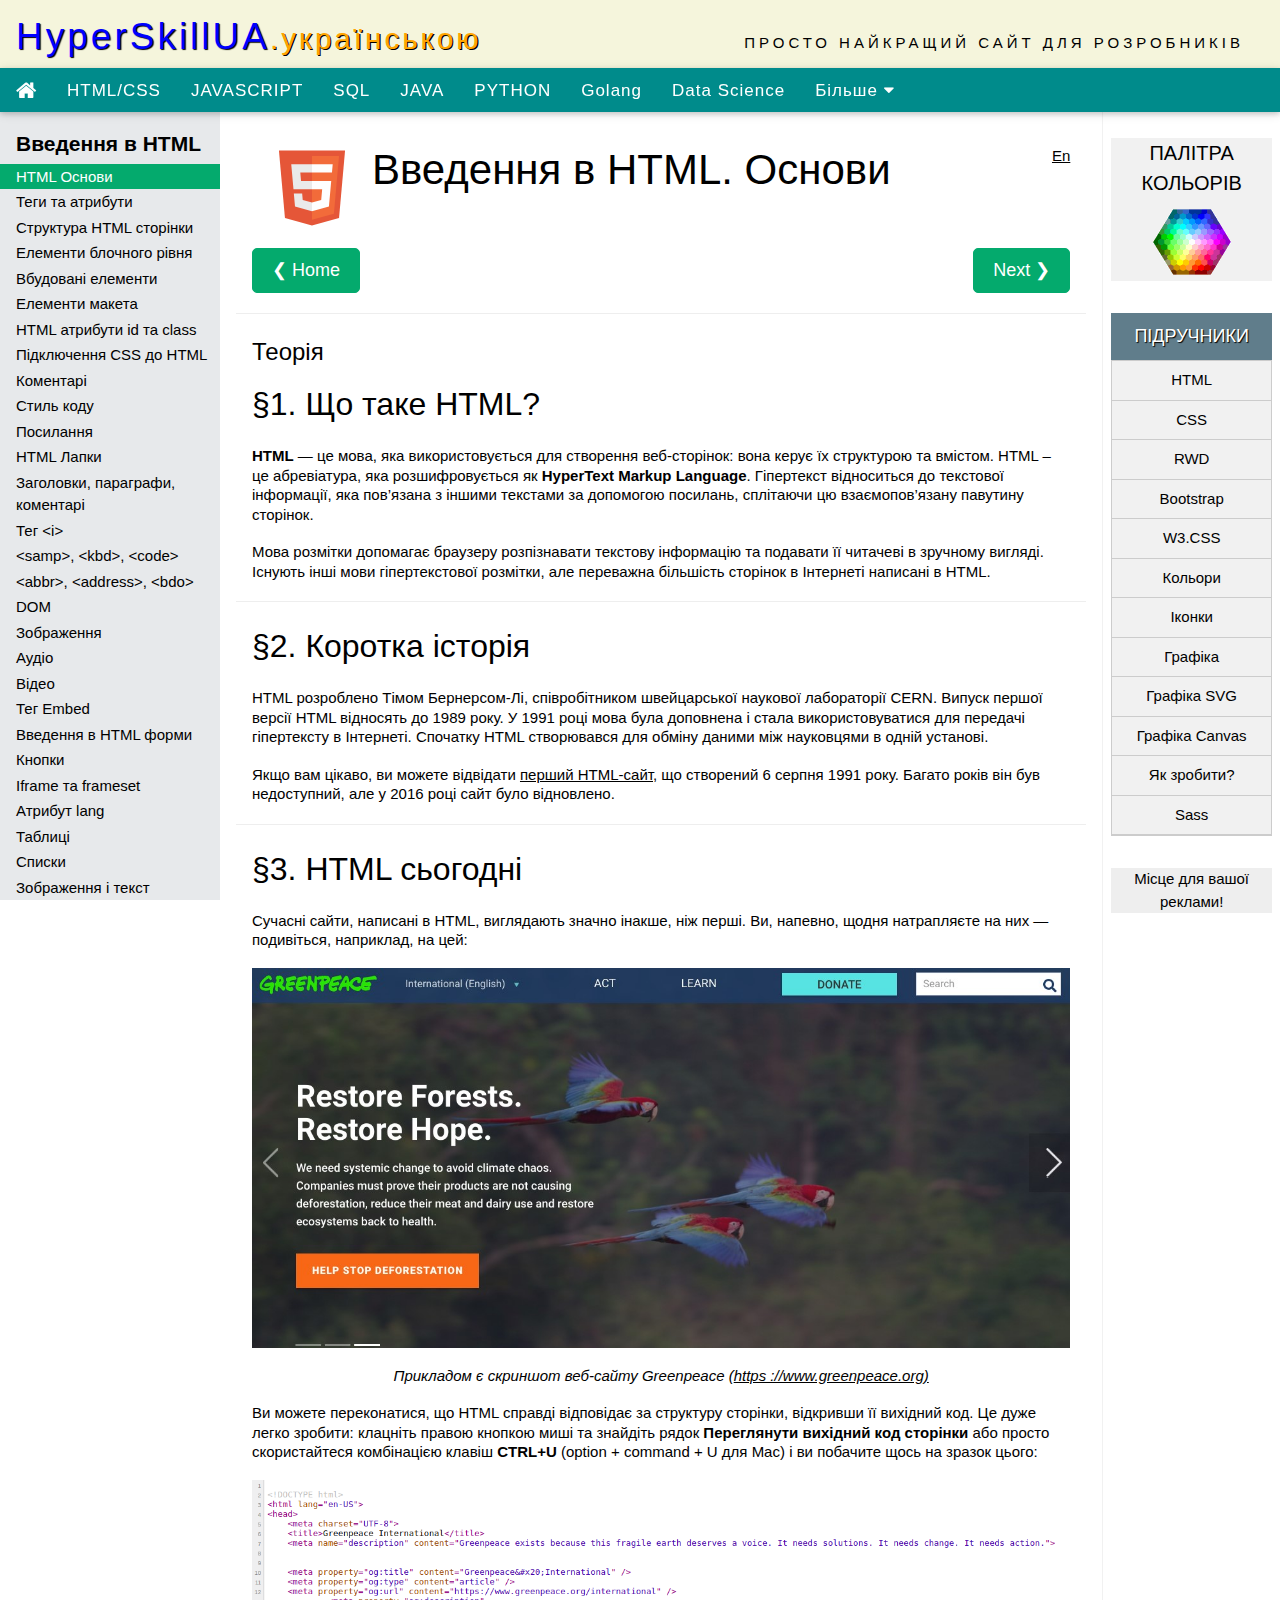
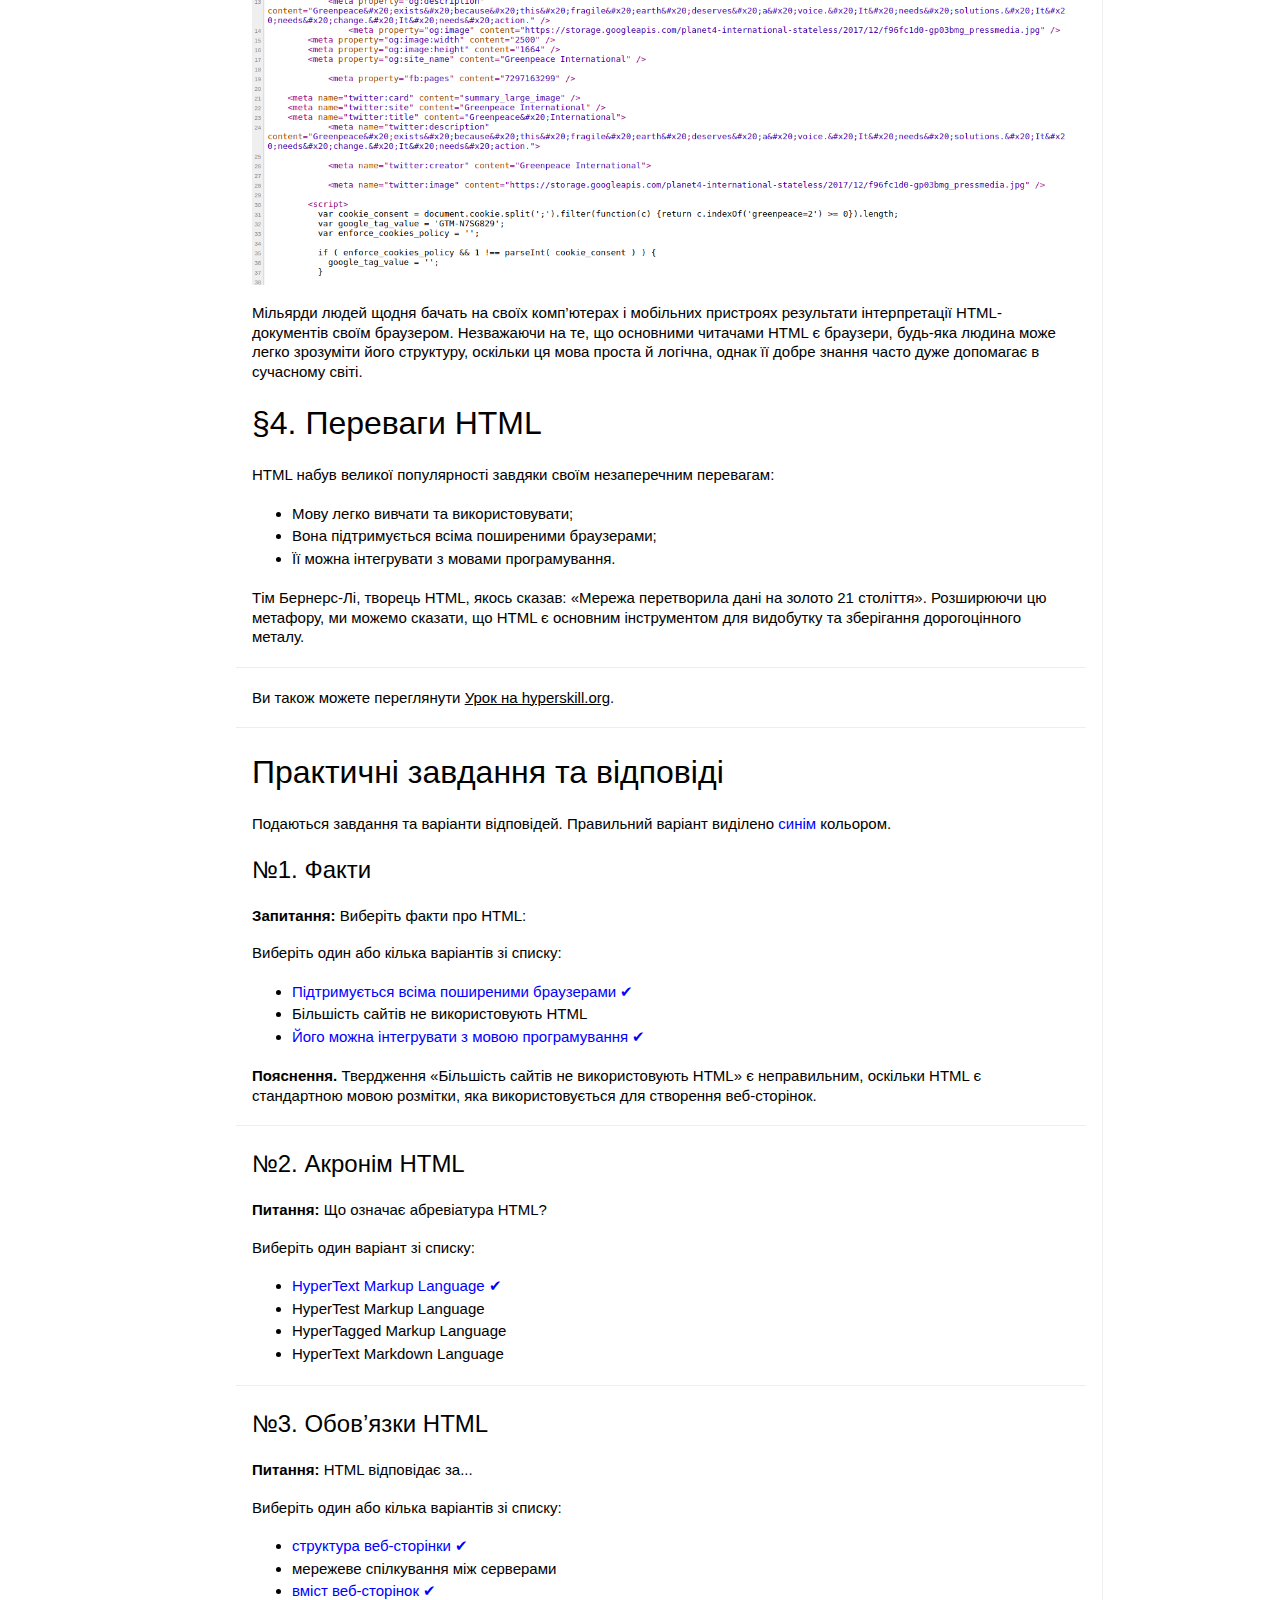
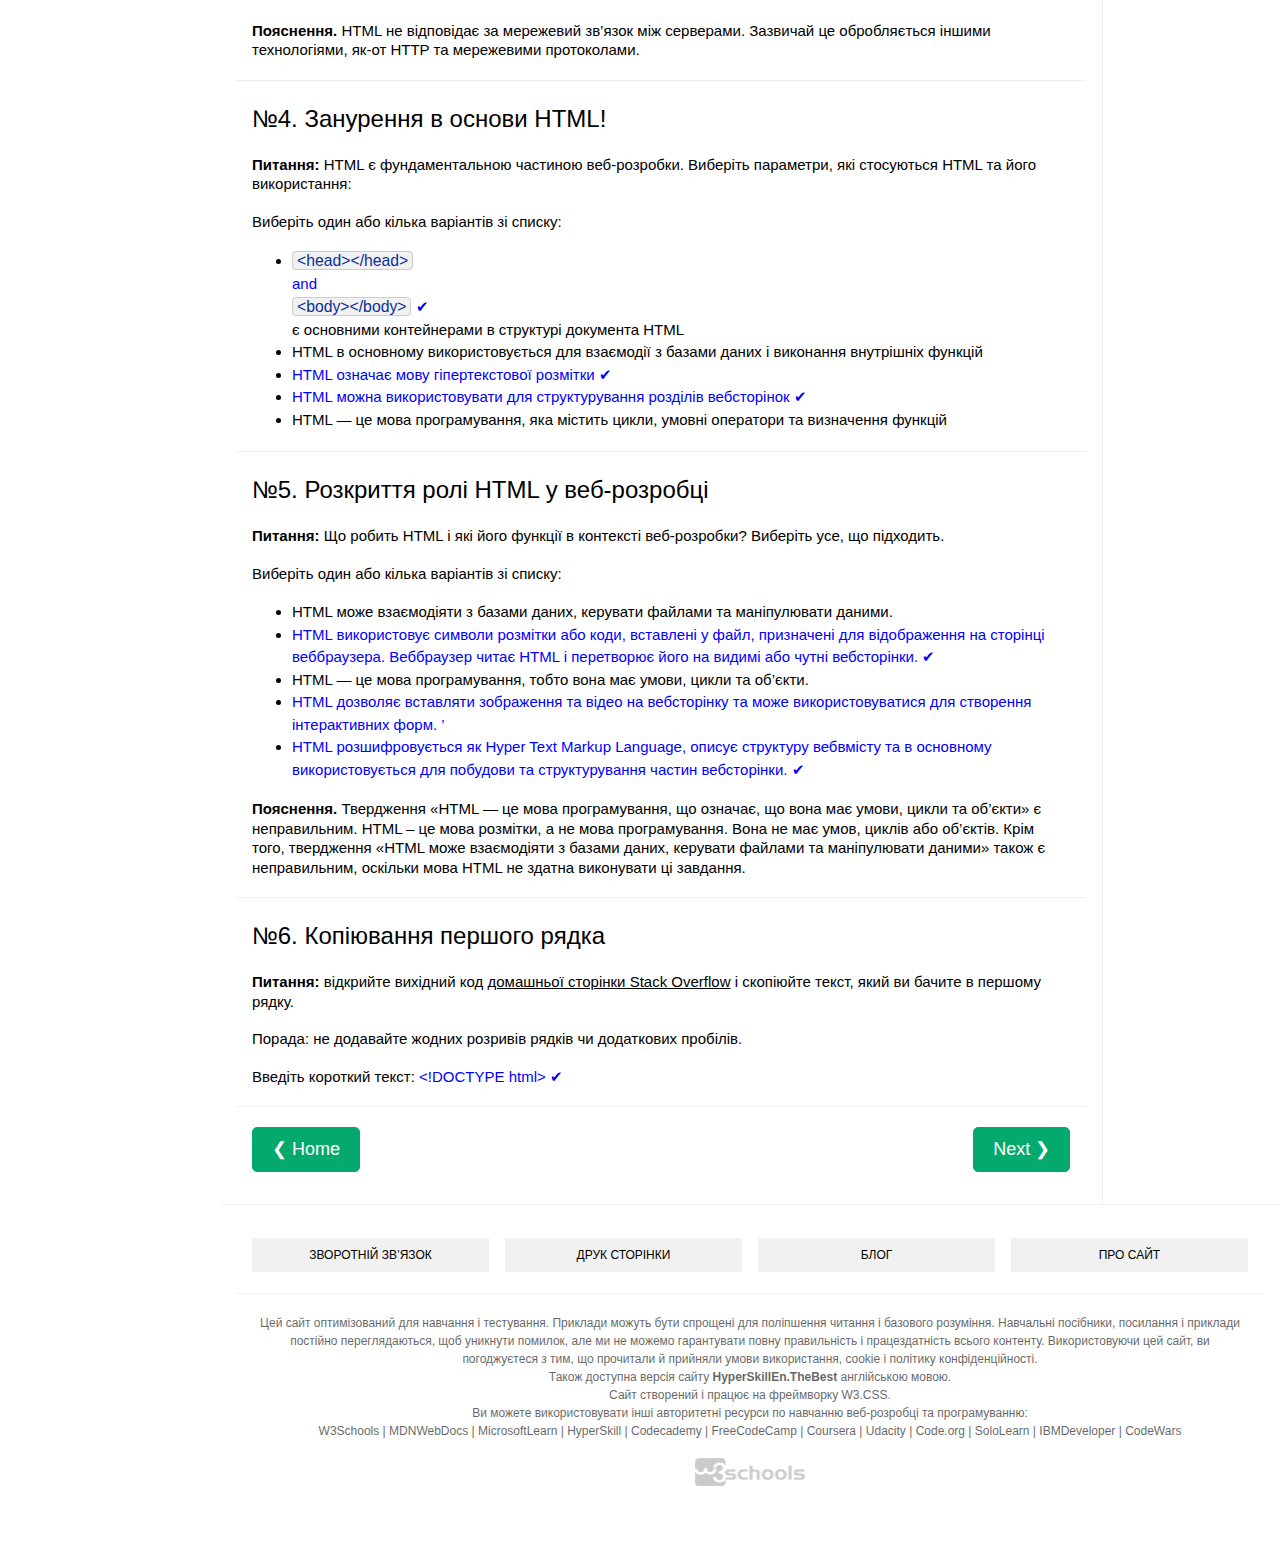
<file: 34/index.html>
<!DOCTYPE html>
<html lang='uk'>
<meta charset='utf-8'>
<meta name='viewport' content='width=device-width, initial-scale=1'>
<meta http-equiv='X-UA-Compatible' content='ie=edge'>
<link rel='icon' href='../favicon.ico' type='image/x-icon'>
<link rel='stylesheet' href='../styles/w3.css'>
<link rel='stylesheet' href='../styles/external.css'>
<meta property="og:title" content='Уроки Hyperskill з відповідями на тестові завдання'>
<meta property='og:description' content='Hyperskill українською пропонує безкоштовні онлайн-уроки, навчальні та довідкові матеріали, завдання та вправи на більшості мовах програмування та створення веб-сайтів. Охоплює найбільш популярні технології, такі як HTML, CSS, JavaScript, PHP, Python, SQL, Java, Kotlin, Go та багато інших'>
<meta property='og:image' content='../images/w3schools_logo_436_2.png'>
<meta property='og:image:type' content='image/png'>
<meta property='og:image:width' content='436'>
<meta property='og:image:height' content='228'><title>HTML основи. Що таке HTML? Коротка історія. Уроки для початківців. Підручники Hyperskill українською</title>
<meta name='description' content='HTML основи. Теорія. Що таке HTML? Коротка історія. HTML сьогодні. Переваги HTML. Практичні завдання та відповіді. Безплатні уроки онлайн з відповідями на завдання для новачків, школярів та студентів із Hyperskill українською мовою.'>
<div class='w3-container top'>
    <a class='w3schools-logo notranslate' href='../index.html'>HyperSkillUA<span class='dotcom w3-hide-small'>.українською</span></a>
    <div class='w3-right w3-hide-small w3-wide toptext' style="font-family:'Segoe UI',Arial,sans-serif">ПРОСТО НАЙКРАЩИЙ САЙТ ДЛЯ РОЗРОБНИКІВ</div>
</div>
<div style='display:none;position:absolute;z-index:4;right:52px;height:44px;background-color:#5f5f5f;letter-spacing:normal;' id='googleSearch'>
    <!--W3SchoolsUA-Google-Search-->
    <script async src='https://cse.google.com/cse.js?cx=751c3d18bb8a64f00'></script><div class='gcse-search'></div>
    <!--/W3SchoolsUA-Google-Search-->
</div>
<!--Top menu-->
<div class='w3-card-2 topnav notranslate' id='topnav'>
    <div style='overflow:auto;'>
        <div class='w3-bar w3-left' style='width:100%;overflow:hidden;height:44px'>
            <a class='topnav-icons fa fa-menu w3-hide-large w3-left w3-bar-item w3-button' href='javascript:void(0);' onclick='open_menu()' title='Меню'></a>
            <a class='topnav-icons fa fa-home w3-left w3-bar-item w3-button' href='../index.html' title='main'></a>
            <a class='w3-bar-item w3-button' href='../34/index.html' title='HTML Tutorial'>HTML/CSS</a>
            <a class='w3-bar-item w3-button' href='../32/index.html' title='JavaScript Tutorial'>JAVASCRIPT</a>
            <a class='w3-bar-item w3-button' href='../31/index.html' title='SQL Tutorial'>SQL</a>
            <a class='w3-bar-item w3-button' href='../8/index.html' title='Java Tutorial'>JAVA</a>
            <a class='w3-bar-item w3-button' href='../6/index.html' title='Python Tutorial'>PYTHON</a>
            <a class='w3-bar-item w3-button' href='../25/index.html' title='How To'>Golang</a>
            <a class='w3-bar-item w3-button' href='../28/index.html' title='W3.CSS Tutorial'>Data Science</a>
            <a class='w3-bar-item w3-button' href='../11/index.html' title='jQuery Tutorial'>Django</a>
            <a class='w3-bar-item w3-button w3-right' target='_blank' href='https://drive.google.com/open?id=1fddM8chCC273SbiTEYVNLorbZ2qij7fp' title='Завантажити книги безкоштовно із Google диска'>Книги</a>
            <a class='topnav-icons fa w3-right w3-bar-item w3-button' href='javascript:void(0);' onclick='open_search(this)' title='Пошук'>&#128269;</a>
            <a class='topnav-icons fa w3-right w3-bar-item w3-button' href='javascript:void(0);' onclick='changecodetheme(this)' title='Темна тема'>&#9681;</a>
            <a class='w3-bar-item w3-button' id='topnavbtn_tutorials' href='javascript:void(0);' onclick='w3_open_nav("tutorials")' title='Більше підручників'>Більше <i class='fa fa-caret-down'></i><i class='fa fa-caret-up' style='display:none'></i></a>
        </div>
        <div id='nav_tutorials' class='w3-bar-block w3-card-2' style='display:none;'>
            <span onclick='w3_close_nav("tutorials")' class='w3-button w3-xlarge w3-right' style='position:absolute;right:0;font-weight:bold;'>&times;</span>
            <div class='w3-row-padding' style='padding:24px 48px'>
                <div class='w3-col l3 m6'>
                    <h3>Підручники:</h3>
                    <a class='w3-bar-item w3-button' href='../8/index.html'>Введення в Java</a>
                    <a class='w3-bar-item w3-button' href='../2/index.html'>Python Ядро</a>
                    <a class='w3-bar-item w3-button' href='../18/index.html'>Kotlin Ядро</a>
                    <a class='w3-bar-item w3-button' href='../6/index.html'>Введення в Python</a>
                    <a class='w3-bar-item w3-button' href='../5/index.html'>Frontend Ядро</a>
                    <a class='w3-bar-item w3-button' href='../3/index.html'>Kotlin Розробник</a>
                    <a class='w3-bar-item w3-button' href='../12/index.html'>Java Backend Розробник</a>
                    <a class='w3-bar-item w3-button' href='../17/index.html'>Java Розробник</a>
                    <a class='w3-bar-item w3-button' href='../32/index.html'>Введення в JavaScript</a>
                    <a class='w3-bar-item w3-button' href='../25/index.html'>Введення в Go</a>
                    <a class='w3-bar-item w3-button' href='../15/index.html'>Java Ядро</a>
                    <a class='w3-bar-item w3-button' href='../28/index.html'>Введення в Data Science</a>
                    <a class='w3-bar-item w3-button' href='../31/index.html'>Введення в SQL</a>
                    <div class='w3-hide-large w3-hide-small'>
                        <a class='w3-bar-item w3-button' href='../9/index.html'>Java Desktop Application Розробник</a>
                        <a class='w3-bar-item w3-button' href='../26/index.html'>Введення в Командний рядок і оболонку Unix</a>
                        <a class='w3-bar-item w3-button' href='../30/index.html'>SQL із Python</a>
                        <a class='w3-bar-item w3-button' href='../38/index.html'>Spring Security для розробників Java Backend</a>
                        <a class='w3-bar-item w3-button' href='../16/index.html'>Розробка Android з Kotlin</a>
                        <a class='w3-bar-item w3-button' href='../11/index.html'>Введення в Django</a>
                        <a class='w3-bar-item w3-button' href='../42/index.html'>Алгоритми машинного навчання з нуля</a>
                        <a class='w3-bar-item w3-button' href='../34/index.html'>Введення в HTML та CSS</a>
                        <a class='w3-bar-item w3-button' href='../29/index.html'>Flask Розробник</a>
                        <a class='w3-bar-item w3-button' href='../10/index.html'>Введення в обробку природної мови</a>
                        <a class='w3-bar-item w3-button' href='../41/index.html'>Введення в Комп&#8217;ютерні алгоритми та Структури даних</a>
                        <a class='w3-bar-item w3-button' href='../27/index.html'>Введення в Лінійну алгебру</a>
                        <a class='w3-bar-item w3-button' href='../48/index.html'>Введення в Git</a>
                    </div>
                </div>
                <div class='w3-col l3 m6'>
                    <a class='w3-bar-item w3-button' href='../9/index.html'>Java Desktop Application Розробник</a>
                    <a class='w3-bar-item w3-button' href='../26/index.html'>Введення в Командний рядок і оболонку Unix</a>
                    <a class='w3-bar-item w3-button' href='../30/index.html'>SQL із Python</a>
                    <a class='w3-bar-item w3-button' href='../38/index.html'>Spring Security для розробників Java Backend</a>
                    <a class='w3-bar-item w3-button' href='../16/index.html'>Розробка Android з Kotlin</a>
                    <a class='w3-bar-item w3-button' href='../11/index.html'>Введення в Django</a>
                    <a class='w3-bar-item w3-button' href='../42/index.html'>Алгоритми машинного навчання з нуля</a>
                    <a class='w3-bar-item w3-button' href='../34/index.html'>Введення в HTML та CSS</a>
                    <a class='w3-bar-item w3-button' href='../29/index.html'>Flask Розробник</a>
                    <a class='w3-bar-item w3-button' href='../10/index.html'>Введення в обробку природної мови</a>
                    <a class='w3-bar-item w3-button' href='../41/index.html'>Введення в Комп&#8217;ютерні алгоритми та Структури даних</a>
                    <a class='w3-bar-item w3-button' href='../27/index.html'>Введення в Лінійну алгебру</a>
                    <a class='w3-bar-item w3-button' href='../48/index.html'>Введення в Git</a>
                    <div class='w3-hide-small'><br class='w3-hide-medium w3_hide-small'><br class='w3-hide-medium w3_hide-small'></div>
                </div>
                <div class='w3-col l3 m6'>
                    <a class='w3-bar-item w3-button' href='../33/index.html'>Математика для Машинного навчання</a>
                    <a class='w3-bar-item w3-button' href='../35/index.html'>Розширена Java</a>
                    <a class='w3-bar-item w3-button' href='../40/index.html'>SQL для Backend розробників</a>
                    <a class='w3-bar-item w3-button' href='../44/index.html'>Pandas для Аналізу даних</a>
                    <a class='w3-bar-item w3-button' href='../37/index.html'>Kotlin Backend Розробник зі Spring Boot</a>
                    <a class='w3-bar-item w3-button' href='../50/index.html'>Основні навички для Backend розробників</a>
                    <a class='w3-bar-item w3-button' href='../23/index.html'>Введення в Scala</a>
                    <a class='w3-bar-item w3-button' href='../69/index.html'>Введення в Kotlin</a>
                    <a class='w3-bar-item w3-button' href='../70/index.html'>Введення в Spring Boot із Java</a>
                    <a class='w3-bar-item w3-button' href='../57/index.html'>Введення в Математику</a>
                    <a class='w3-bar-item w3-button' href='../49/index.html'>Введення в Біоінформатику</a>
                    <a class='w3-bar-item w3-button' href='../58/index.html'>Python ООП</a>
                    <a class='w3-bar-item w3-button' href='../55/index.html'>Введення в Node.js</a>
                    <a class='w3-bar-item w3-button' href='../54/index.html'>Практика алгоритмів із Python</a>
                </div>
                <div class='w3-col l3 m6 w3-hide-medium'>
                    <a class='w3-bar-item w3-button' href='../59/index.html'>Python для науки</a>
                    <a class='w3-bar-item w3-button' href='../47/index.html'>Алгоритмічне мислення для розробників</a>
                    <a class='w3-bar-item w3-button' href='../45/index.html'>Введення в Ktor</a>
                    <a class='w3-bar-item w3-button' href='../65/index.html'>JavaScript Ядро</a>
                    <a class='w3-bar-item w3-button' href='../60/index.html'>Введення в MongoDB</a>
                    <a class='w3-bar-item w3-button' href='../62/index.html'>Аналіз даних в Біоінформатиці</a>
                    <a class='w3-bar-item w3-button' href='../79/index.html'>Чатботи та системи діалогу</a>
                    <a class='w3-bar-item w3-button' href='../61/index.html'>SQL для Аналізу даних</a>
                    <a class='w3-bar-item w3-button' href='../85/index.html'>Введення в Calculus</a>
                    <a class='w3-bar-item w3-button' href='../71/index.html'>Біоінформатика Ядро</a>
                </div>
            </div>
            <br>
        </div>
        <div id='nav_references' class='w3-bar-block w3-card-2'>
            <div class='w3-row-padding' style='padding:24px 48px'>
                <div class='w3-col l3 m6'></div>
                <div class='w3-col l3 m6'></div>
                <div class='w3-col l3 m6'></div>
                <div class='w3-col l3 m6 w3-hide-medium w3-hide-small'></div>
            </div>
            <br>
        </div>
        <div id='nav_exercises' class='w3-bar-block w3-card-2'>
            <div class='w3-row-padding' style='padding:24px 48px'>
                <div class='w3-col l4 m6'></div>
                <div class='w3-col l4 m6'></div>
                <div class='w3-col l4 m12'></div>
            </div>
            <br>
        </div>
    </div>
</div>
<!--/Top menu--><!--Left menu sidebar-->
<div class='w3-sidebar w3-collapse' id='sidenav'>
    <div id='leftmenuinner'>
        <div id='leftmenuinnerinner'>
            <nav>
                <h2 class='left'><span class='left_h2'><b>Введення в HTML</b></h2>
                <a target='_top' href='index.html'>HTML Основи</a>
                <a target='_top' href='tags-and-attributes.html'>Теги та атрибути</a>
                <a target='_top' href='html-page-structure.html'>Структура HTML сторінки</a>
                <a target='_top' href='block-level-elements.html'>Елементи блочного рівня</a>
                <a target='_top' href='inline-elements.html'>Вбудовані елементи</a>
                <a target='_top' href='layout-elements.html'>Елементи макета</a>
                <a target='_top' href='html-attributes-id-and-class.html'>HTML атрибути id та class</a>
                <a target='_top' href='connecting-css-to-html.html'>Підключення CSS до HTML</a>
                <a target='_top' href='comments.html'>Коментарі</a>
                <a target='_top' href='code-style.html'>Стиль коду</a>
                <a target='_top' href='links.html'>Посилання</a>
                <a target='_top' href='html-quotations.html'>HTML Лапки</a>
                <a target='_top' href='headings-paragraphs-comments.html'>Заголовки, параграфи, коментарі</a>
                <a target='_top' href='i-tag.html'>Тег &lt;i&gt;</a>
                <a target='_top' href='samp-kbd-code-tags.html'>&lt;samp&gt;, &lt;kbd&gt;, &lt;code&gt;</a>
                <a target='_top' href='abbr-address-bdo-tags.html'>&lt;abbr&gt;, &lt;address&gt;, &lt;bdo&gt;</a>
                <a target='_top' href='dom.html'>DOM</a>
                <a target='_top' href='images.html'>Зображення</a>
                <a target='_top' href='audio.html'>Аудіо</a>
                <a target='_top' href='video.html'>Відео</a>
                <a target='_top' href='tag-embed.html'>Тег Embed</a>
                <a target='_top' href='intro-to-html-forms.html'>Введення в HTML форми</a>
                <a target='_top' href='buttons.html'>Кнопки</a>
                <a target='_top' href='iframe-and-frameset.html'>Iframe та frameset</a>
                <a target='_top' href='the-lang-attribute.html'>Атрибут lang</a>
                <a target='_top' href='intro-to-tables.html'>Таблиці</a>
                <div class='tut_overview'>
                    <a target='_top' href='intro-to-tables.html'>Введення в таблиці</a>
                    <a target='_top' href='rows-cells-captions.html'>Рядки, клітинки, підписи</a>
                    <a target='_top' href='merging-cells.html'>Таблиці: об&#8217;єднання клітинок</a>
                    <a target='_top' href='sizing-tables.html'>Розміри таблиці</a>
                    <a target='_top' href='table-alignment.html'>Вирівнювання таблиці</a>
                    <a target='_top' href='table-sizing-and-alignment.html'>Розмір таблиці та вирівнювання</a>
                    <a target='_top' href='visibility.html'>Видимість</a>
                    <a target='_top' href='responsive-tables.html'>Адаптивні таблиці</a>
                </div>
                <a target='_top' href='intro-to-lists.html'>Списки</a>
                <div class='tut_overview'>
                    <a target='_top' href='intro-to-lists.html'>Введення в списки</a>
                    <a target='_top' href='ordered-list-and-types.html'>Впорядкований список і типи</a>
                    <a target='_top' href='unordered-list-and-types.html'>Невпорядкований список і типи</a>
                    <a target='_top' href='pseudo-classes.html'>Псевдокласи</a>
                    <a target='_top' href='list-style.html'>Стиль списку</a>
                </div>
                <a target='_top' href='images-and-text.html'>Зображення і текст</a>
                <a target='_top' href='html-progress-and-meter.html'>Прогрес і лічильник HTML</a>
                <a target='_top' href='connecting-javascript-to-html.html'>Підключення JavaScript до HTML</a>
                <a target='_top' href='the-dialog-tag.html'>Тег Dialog</a>
                <a target='_top' href='layout-grids.html'>Сітки макета</a>
                <a target='_top' href='the-html-seo-optimization.html'>HTML SEO оптимізація</a>
                <br>
                <h2 class='left'><span class='left_h2'><b>Введення в CSS</b></span></h2>
                <a target='_top' href='what-is-css.html'>Що таке CSS</a>
                <a target='_top' href='basic-syntax.html'>Базовий синтаксис</a>
                <a target='_top' href='css-selectors.html'>CSS Селектори</a>
                <a target='_top' href='relative-units.html'>Відносні одиниці</a>
                <a target='_top' href='absolute-units.html'>Абсолютні одиниці</a>
                <a target='_top' href='position.html'>Позиція</a>
                <a target='_top' href='float.html'>Float</a>
                <a target='_top' href='clear.html'>Clear</a>
                <a target='_top' href='positioning-properties.html'>Властивості позиціонування</a>
                <a target='_top' href='z-index.html'>z-index</a>
                <a target='_top' href='margin-and-padding.html'>Margin та Padding</a>
                <a target='_top' href='width-and-height.html'>Width та Height</a>
                <a target='_top' href='border.html'>Border</a>
                <a target='_top' href='overflow.html'>Overflow</a>
                <a target='_top' href='colors-in-CSS.html'>Кольори в CSS</a>
                <a target='_top' href='background.html'>Background</a>
                <a target='_top' href='using-fonts.html'>Використання шрифтів</a>
                <a target='_top' href='line-height.html'>Висота рядка</a>
                <a target='_top' href='text-alignment.html'>Вирівнювання тексту</a>
                <a target='_top' href='google-fonts.html'>Google шрифти</a>
                <a target='_top' href='introduction-to-flexbox.html'>Введення в Flexbox</a>
                <a target='_top' href='orientation-and-display-order.html'>Орієнтація та порядок відображення</a>
                <a target='_top' href='flexibility-growth-and-contraction-ratio.html'>Гнучкість, співвідношення зростання і скорочення</a>
                <a target='_top' href='axis-alignment.html'>Вирівнювання осей</a>
                <a target='_top' href='comments.html'>Коментарі</a>
                <a target='_top' href='code-style.html'>Стиль коду</a>
                <a target='_top' href='media-queries.html'>Медіазапити</a>
                <a target='_top' href='visibility.html'>Видимість</a>
                <a target='_top' href='transform.html'>Трансформації</a>
                <a target='_top' href='backface-visibility.html'>Backface-visibility</a>
                <a target='_top' href='transitions.html'>Переходи</a>
                <a target='_top' href='introduction-to-animation.html'>Введення в анімацію</a>
                <a target='_top' href='pseudo-classes.html'>Псевдокласи</a>
                <a target='_top' href='attribute-selectors-and-universal-selector.html'>Селектори атрибутів і універсальний селектор</a>
                <a target='_top' href='combinators.html'>Комбінатори</a>
                <a target='_top' href='pseudo-elements.html'>Псевдоелементи</a>
                <a target='_top' href='contextual-selectors.html'>Контекстні селектори</a>
                <a target='_top' href='specificity.html'>Специфіка</a>
                <br><br>
            </nav>
        </div>
    </div>
</div>
<!--/Left menu sidebar--><!--CONTENT-->
<div class='w3-main w3-light-grey' id='belowtopnav' style='margin-left:220px;'>
    <div class='w3-row w3-white'>
        <div class='w3-col l10 m12' id='main'>
          <div class="adver_adup">
    <script async src="https://pagead2.googlesyndication.com/pagead/js/adsbygoogle.js?client=ca-pub-6358227327561384" crossorigin="anonymous"></script>
    <!-- adup_gorizontal -->
    <ins class="adsbygoogle" style="display:block" data-ad-client="ca-pub-6358227327561384" data-ad-slot="5050829044" data-ad-format="auto" data-full-width-responsive="true"></ins>
    <script>(adsbygoogle = window.adsbygoogle || []).push({});</script>
</div>            <a href='index.html'><img src='../svg/HTML5_icon.svg' alt='HTML5. Уроки для початківців. Hyperskill українською' class='w3-left' title='Уроки HTML5 для початківців. Hyperskill українською' style='width:120px;padding: 10px'></a><p class='w3-right'>
    <a href='index_en.html' title='Перейти на англійську мову'>En</a>
</p>
<article>
    <h1>Введення в HTML. Основи</h1>
    <div class='w3-clear nextprev'>
        <a class='w3-left w3-btn' href='../index.html'>&#10094; Home</a>
        <a class='w3-right w3-btn' href='tags-and-attributes.html'>Next &#10095;</a>
    </div>
    <hr>
    <h3>Теорія</h3>
    <h2>§1. Що таке HTML?</h2>
    <p><strong>HTML</strong> — це мова, яка використовується для створення веб-сторінок: вона керує їх структурою та вмістом. HTML – це абревіатура, яка розшифровується як <strong>HyperText Markup Language</strong>. Гіпертекст відноситься до текстової інформації, яка пов&#8217;язана з іншими текстами за допомогою посилань, сплітаючи цю взаємопов&#8217;язану павутину сторінок.</p>
    <p>Мова розмітки допомагає браузеру розпізнавати текстову інформацію та подавати її читачеві в зручному вигляді. Існують інші мови гіпертекстової розмітки, але переважна більшість сторінок в Інтернеті написані в HTML.</p>
    <hr>
    <h2>§2. Коротка історія</h2>
    <p>HTML розроблено Тімом Бернерсом-Лі, співробітником швейцарської наукової лабораторії CERN. Випуск першої версії HTML відносять до 1989 року. У 1991 році мова була доповнена і стала використовуватися для передачі гіпертексту в Інтернеті. Спочатку HTML створювався для обміну даними між науковцями в одній установі.</p>
    <p>Якщо вам цікаво, ви можете відвідати <a href="http://info.cern.ch/hypertext/WWW/TheProject.html" target="_blank" rel="nofollow">перший HTML-сайт</a>, що створений 6 серпня 1991 року. Багато років він був недоступний, але у 2016 році сайт було відновлено.</p>
    <hr>
    <div class="adver_adinfeed">
    <script async src="https://pagead2.googlesyndication.com/pagead/js/adsbygoogle.js?client=ca-pub-6358227327561384" crossorigin="anonymous"></script>
    <ins class="adsbygoogle" style="display:block" data-ad-format="fluid" data-ad-layout-key="-5o+cq-k-pl+1ar" data-ad-client="ca-pub-6358227327561384" data-ad-slot="2302652563"></ins>
    <script>(adsbygoogle = window.adsbygoogle || []).push({});</script>
</div>    <h2>§3. HTML сьогодні</h2>
    <p>Сучасні сайти, написані в HTML, виглядають значно інакше, ніж перші. Ви, напевно, щодня натрапляєте на них — подивіться, наприклад, на цей:</p>
    <img src="../images/example_site.jpeg" alt="Приклад сайту" class="w3-center w3-image">
    <p class="w3-center"><i>Прикладом є скриншот веб-сайту Greenpeace (<a href="https://www.greenpeace.org" target="_blank" rel="nofollow">https ://www.greenpeace.org)</a></i></p>
    <p>Ви можете переконатися, що HTML справді відповідає за структуру сторінки, відкривши її вихідний код. Це дуже легко зробити: клацніть правою кнопкою миші та знайдіть рядок <b>Переглянути вихідний код сторінки</b> або просто скористайтеся комбінацією клавіш <b>CTRL+U</b> (option + command + U для Mac) і ви побачите щось на зразок цього:</p>
    <img src="../images/example_view_page_source.png" alt="Вихідний код вебсторінки" class="w3-center w3-image">
    <p>Мільярди людей щодня бачать на своїх комп&#8217;ютерах і мобільних пристроях результати інтерпретації HTML-документів своїм браузером. Незважаючи на те, що основними читачами HTML є браузери, будь-яка людина може легко зрозуміти його структуру, оскільки ця мова проста й логічна, однак її добре знання часто дуже допомагає в сучасному світі.</p>
    <h2>§4. Переваги HTML</h2>
    <p>HTML набув великої популярності завдяки своїм незаперечним перевагам:</p>
    <ul>
        <li>Мову легко вивчати та використовувати;</li>
        <li>Вона підтримується всіма поширеними браузерами;</li>
        <li>Її можна інтегрувати з мовами програмування.</li>
    </ul>
    <p>Тім Бернерс-Лі, творець HTML, якось сказав: «Мережа перетворила дані на золото 21 століття». Розширюючи цю метафору, ми можемо сказати, що HTML є основним інструментом для видобутку та зберігання дорогоцінного металу.</p>
    <hr>
    <p>Ви також можете переглянути <a href="https://hyperskill.org/learn/step/6434" target="_blank" rel="nofollow">Урок на hyperskill.org</a>.</p>
    <hr>
    <h2>Практичні завдання та відповіді</h2>
    <p>Подаються завдання та варіанти відповідей. Правильний варіант виділено <span style="color:blue">синім</span> кольором.</p>
    <h3>№1. Факти</h3>
    <p><b>Запитання:</b> Виберіть факти про HTML:</p>
    <p>Виберіть один або кілька варіантів зі списку:</p>
    <ul>
        <li><span style="color:blue">Підтримується всіма поширеними браузерами &#x2714;</span></li>
        <li>Більшість сайтів не використовують HTML</li>
        <li><span style="color:blue">Його можна інтегрувати з мовою програмування &#x2714;</span></li>
    </ul>
    <p><b>Пояснення.</b> Твердження «Більшість сайтів не використовують HTML» є неправильним, оскільки HTML є стандартною мовою розмітки, яка використовується для створення веб-сторінок.</p>
    <hr>
    <h3>№2. Акронім HTML</h3>
    <p><b>Питання:</b> Що означає абревіатура HTML?</p>
    <p>Виберіть один варіант зі списку:</p>
    <ul>
        <li><span style="color:blue">HyperText Markup Language &#x2714;</span></li>
        <li>HyperTest Markup Language</li>
        <li>HyperTagged Markup Language</li>
        <li>HyperText Markdown Language</li>
    </ul>
    <hr>
    <h3>№3. Обов&#8217;язки HTML</h3>
    <p><b>Питання:</b> HTML відповідає за...</p>
    <p>Виберіть один або кілька варіантів зі списку:</p>
    <ul>
        <li><span style="color:blue">структура веб-сторінки &#x2714;</span></li>
        <li>мережеве спілкування між серверами</li>
        <li><span style="color:blue">вміст веб-сторінок &#x2714;</span></li>
    </ul>
    <p><b>Пояснення.</b> HTML не відповідає за мережевий зв&#8217;язок між серверами. Зазвичай це обробляється іншими технологіями, як-от HTTP та мережевими протоколами.</p>
    <hr>
    <h3>№4. Занурення в основи HTML!</h3>
    <p><b>Питання:</b> HTML є фундаментальною частиною веб-розробки. Виберіть параметри, які стосуються HTML та його використання:</p>
    <p>Виберіть один або кілька варіантів зі списку:</p>
    <ul>
        <li><span style="color:blue"><span class="h-codespan">&lt;head&gt;&lt;/head&gt;</span><br>
        and<br>
        <span class="h-codespan">&lt;body&gt;&lt;/body&gt;</span> &#x2714;</span></li>
        є основними контейнерами в структурі документа HTML
        <li>HTML в основному використовується для взаємодії з базами даних і виконання внутрішніх функцій</li>
        <li><span style="color:blue">HTML означає мову гіпертекстової розмітки &#x2714;</span></li>
        <li><span style="color:blue">HTML можна використовувати для структурування розділів вебсторінок &#x2714;</span></li>
        <li>HTML — це мова програмування, яка містить цикли, умовні оператори та визначення функцій</li>
    </ul>
    <hr>
    <h3>№5. Розкриття ролі HTML у веб-розробці</h3>
    <p><b>Питання:</b> Що робить HTML і які його функції в контексті веб-розробки? Виберіть усе, що підходить.</p>
    <p>Виберіть один або кілька варіантів зі списку:</p>
    <ul>
        <li>HTML може взаємодіяти з базами даних, керувати файлами та маніпулювати даними.</li>
        <li><span style="color:blue">HTML використовує символи розмітки або коди, вставлені у файл, призначені для відображення на сторінці веббраузера. Веббраузер читає HTML і перетворює його на видимі або чутні вебсторінки. &#x2714;</span></li>
        <li>HTML — це мова програмування, тобто вона має умови, цикли та об&#8217;єкти.</li>
        <li><span style="color:blue">HTML дозволяє вставляти зображення та відео на вебсторінку та може використовуватися для створення інтерактивних форм. &#8217;</span></li>
        <li><span style="color:blue">HTML розшифровується як Hyper Text Markup Language, описує структуру вебвмісту та в основному використовується для побудови та структурування частин вебсторінки.  &#x2714;</span></li>
    </ul>
    <p><b>Пояснення.</b> Твердження «HTML — це мова програмування, що означає, що вона має умови, цикли та об&#8217;єкти» є неправильним. HTML – це мова розмітки, а не мова програмування. Вона не має умов, циклів або об&#8217;єктів. Крім того, твердження «HTML може взаємодіяти з базами даних, керувати файлами та маніпулювати даними» також є неправильним, оскільки мова HTML не здатна виконувати ці завдання.</p>
    <hr>
    <h3>№6. Копіювання першого рядка</h3>
    <p><b>Питання:</b> відкрийте вихідний код <a href="https://stackoverflow.com/" target="_blank" rel="nofollow">домашньої сторінки Stack Overflow</a> і скопіюйте текст, який ви бачите в першому рядку.</p>
    <p>Порада: не додавайте жодних розривів рядків чи додаткових пробілів.</p>
    <p>Введіть короткий текст: <span style="color:blue">&lt;!DOCTYPE html&gt; &#x2714;</span></p>
    <hr>
    <div class='w3-clear nextprev'>
        <a class='w3-left w3-btn' href='../index.html'>&#10094; Home</a>
        <a class='w3-right w3-btn' href='tags-and-attributes.html'>Next &#10095;</a>
    </div>
</article>
<div class="adver_addown">
    <script async src="https://pagead2.googlesyndication.com/pagead/js/adsbygoogle.js?client=ca-pub-6358227327561384" crossorigin="anonymous"></script>
    <!-- addown_gorizontal -->
    <ins class="adsbygoogle" style="display:block" data-ad-client="ca-pub-6358227327561384" data-ad-slot="7281891662" data-ad-format="auto" data-full-width-responsive="true"></ins>
    <script>(adsbygoogle = window.adsbygoogle || []).push({});</script>
</div>
</div>
<!--Right sidebar-->
<div class='w3-col l2 m12' id='right'>
    <div class='sidesection w3-light-gray' style='padding-bottom: 5px'>
        <h4><a href='https://w3schoolsua.github.io/colors/colors_picker.html'>ПАЛІТРА КОЛЬОРІВ</a></h4>
        <a href='https://w3schoolsua.github.io/colors/colors_picker.html'><img src='../images/colorpicker.gif' alt='Палітра кольорів'></a>
    </div>
    <div class='sidesection' style='margin-left:auto;margin-right:auto;max-width:100%'>
        <div class='w3-container w3-blue-grey'>
            <h5 class="shadow-black-1" title="Всі онлайн-підручники на сайті">ПІДРУЧНИКИ</h5>
        </div>
        <div class='w3-border'>
            <a href='https://w3schoolsua.github.io/html/index.html' class='btn-rightbar'>HTML</a>
            <a href='https://w3schoolsua.github.io/css/index.html' class='btn-rightbar'>CSS</a>
            <a href='https://w3schoolsua.github.io/css/css_rwd_intro.html' class='btn-rightbar'>RWD</a>
            <a href='https://w3schoolsua.github.io/bootstrap/bootstrap_ver.html' class='btn-rightbar'>Bootstrap</a>
            <a href='https://w3schoolsua.github.io/w3css/index.html' class='btn-rightbar'>W3.CSS</a>
            <a href='https://w3schoolsua.github.io/colors/index.html' class='btn-rightbar'>Кольори</a>
            <a href='https://w3schoolsua.github.io/icons/index.html' class='btn-rightbar'>Іконки</a>
            <a href='https://w3schoolsua.github.io/graphics/index.html' class='btn-rightbar'>Графіка</a>
            <a href='https://w3schoolsua.github.io/graphics/svg_intro.html' class='btn-rightbar'>Графіка SVG</a>
            <a href='https://w3schoolsua.github.io/graphics/canvas_intro.html' class='btn-rightbar'>Графіка Canvas</a>
            <a href='https://w3schoolsua.github.io/howto/index.html' class='btn-rightbar'>Як зробити?</a>
            <a href='https://w3schoolsua.github.io/sass/index.html' class='btn-rightbar'>Sass</a>
        </div>
    </div>
    <div class='sidesection' style='margin-left:auto;margin-right:auto;max-width:230px;background:#eee'>Місце для вашої реклами!</div>
<div class="adver2">
    <script async src="https://pagead2.googlesyndication.com/pagead/js/adsbygoogle.js?client=ca-pub-6358227327561384" crossorigin="anonymous"></script>
    <!-- admedia_vertical_rightbar -->
    <ins class="adsbygoogle" style="display:block" data-ad-client="ca-pub-6358227327561384" data-ad-slot="1902033594" data-ad-format="auto" data-full-width-responsive="true"></ins>
    <script>(adsbygoogle = window.adsbygoogle || []).push({});</script>
</div>
<div class="adver4">
    <script async src="https://pagead2.googlesyndication.com/pagead/js/adsbygoogle.js?client=ca-pub-6358227327561384" crossorigin="anonymous"></script>
    <!-- admedia_square_rightbar -->
    <ins class="adsbygoogle" style="display:block" data-ad-client="ca-pub-6358227327561384" data-ad-slot="6653465929" data-ad-format="auto" data-full-width-responsive="true"></ins>
    <script>(adsbygoogle = window.adsbygoogle || []).push({});</script>
</div>
<div class="adver3">
    <script async src="https://pagead2.googlesyndication.com/pagead/js/adsbygoogle.js?client=ca-pub-6358227327561384" crossorigin="anonymous"></script>
    <!-- admedia_vertical_rightbar2 -->
    <ins class="adsbygoogle" style="display:block" data-ad-client="ca-pub-6358227327561384" data-ad-slot="7441711750" data-ad-format="auto" data-full-width-responsive="true"></ins>
    <script>(adsbygoogle = window.adsbygoogle || []).push({});</script>
</div></div>
<!--/Right sidebar-->
</div><!--FOOTER-->
<div id='footer' class='footer w3-container w3-white'>
  <hr>
  <div class='w3-row-padding w3-center w3-small' style='margin:0 -16px'>
    <div class='w3-col l3 m3 s12'>
      <a class='w3-button w3-light-grey w3-block' href='javascript:void(0);' onclick='displayError();return false' style='white-space:nowrap;text-decoration:none;margin-top:1px;margin-bottom:1px'>ЗВОРОТНІЙ ЗВ&rsquo;ЯЗОК</a>
    </div>
    <div class='w3-col l3 m3 s12'>
      <a class='w3-button w3-light-grey w3-block' href='javascript:void(0);' target='_blank' onclick='printPage();return false;' style='text-decoration:none;margin-top:1px;margin-bottom:1px'>ДРУК СТОРІНКИ</a>
    </div>
    <div class='w3-col l3 m3 s12'>
      <a class='w3-button w3-light-grey w3-block' href='../blog/index.html' target='_top' style='text-decoration:none;margin-top:1px;margin-bottom:1px'>БЛОГ</a>
    </div>
    <div class='w3-col l3 m3 s12'>
      <a class='w3-button w3-light-grey w3-block' href='../about/index.html' target='_top' style='text-decoration:none;margin-top:1px;margin-bottom:1px'>ПРО САЙТ</a>
    </div>
  </div>
  <div class='w3-padding w3-margin-bottom' id='err_form' style='display:none;position:relative;background-color: #DDE7EA;'>
    <span onclick="this.parentElement.style.display='none'" class='w3-button w3-display-topright w3-large'>&times;</span>
      <h2>Зв&rsquo;язок з адміном</h2>
      <p>Якщо ви хочете повідомити про помилку, а також внести пропозиції про роботу сайту, додати оголошення, рекламу на сайт і т.п., відправте адміну електронного листа на email:</p>
      <p>w3schoolsua@gmail.com</p>
  </div>
  <div class='w3-row w3-center w3-small'>
        <div class="adver_adinfeed">
    <script async src="https://pagead2.googlesyndication.com/pagead/js/adsbygoogle.js?client=ca-pub-6358227327561384" crossorigin="anonymous"></script>
    <ins class="adsbygoogle" style="display:block" data-ad-format="fluid" data-ad-layout-key="-5o+cq-k-pl+1ar" data-ad-client="ca-pub-6358227327561384" data-ad-slot="2302652563"></ins>
    <script>(adsbygoogle = window.adsbygoogle || []).push({});</script>
</div>    </div>
  <hr>
  <div class='w3-center w3-small w3-opacity'>Цей сайт оптимізований для навчання і тестування. Приклади можуть бути спрощені для поліпшення читання і базового розуміння. Навчальні посібники, посилання і приклади постійно переглядаються, щоб уникнути помилок, але ми не можемо гарантувати повну правильність і працездатність всього контенту. Використовуючи цей сайт, ви погоджуєтеся з тим, що прочитали й прийняли <a href='../about/about_copyright.html'>умови використання</a>, <a href='../about/about_privacy.html'>cookie і політику конфіденційності</a>.<br>
    Також доступна версія сайту <a href='../index_en.html' title='HyperSkill англійською'><a href='../index_en.html'><strong>HyperSkillEn.TheBest</strong></a></a> англійською мовою.<br>
    <a href='../w3css/index.html'>Сайт створений і працює на фреймворку W3.CSS</a>.<br>
      Ви можете використовувати інші авторитетні ресурси по навчанню веб-розробці та програмуванню:<br>
      <a href='https://www.w3schools.com/' target='_blank'>W3Schools</a>&nbsp;|&nbsp;<a href='https://developer.mozilla.org/en-US/?retiredLocale=uk' target='_blank'>MDNWebDocs</a>&nbsp;|&nbsp;<a href='https://learn.microsoft.com/uk-ua/' target='_blank'>MicrosoftLearn</a>&nbsp;|&nbsp;<a href='https://hyperskill.org/' target='_blank'>HyperSkill</a>&nbsp;|&nbsp;<a href='https://www.codecademy.com/' target='_blank'>Codecademy</a>&nbsp;|&nbsp;<a href='https://www.freecodecamp.org/' target='_blank'>FreeCodeCamp</a>&nbsp;|&nbsp;<a href='https://www.coursera.org/' target='_blank'>Coursera</a>&nbsp;|&nbsp;<a href='https://www.udacity.com/' target='_blank'>Udacity</a>&nbsp;|&nbsp;<a href='https://code.org/' target='_blank'>Code.org</a>&nbsp;|&nbsp;<a href='https://www.sololearn.com/' target='_blank'>SoloLearn</a>&nbsp;|&nbsp;<a href='https://developer.ibm.com/' target='_blank'>IBMDeveloper</a>&nbsp;|&nbsp;<a href='https://www.codewars.com/' target='_blank'>CodeWars</a>
      <br><br>
    <a href='../index.html'><img style='width:110px;height:28px;border:0' src='../images/w3schoolscom_gray.gif' alt='W3Schools.com'></a>
  </div>
    <br><br>
    <div class="adver_adfooter">
    <!--web--><script async src="https://pagead2.googlesyndication.com/pagead/js/adsbygoogle.js?client=ca-pub-6358227327561384" crossorigin="anonymous"></script><!--/web-->
    <!--w3--><script async src="https://pagead2.googlesyndication.com/pagead/js/adsbygoogle.js?client=ca-pub-4060216941760396" crossorigin="anonymous"></script><!--/w3-->
    <!-- addown_gorizontal -->
    <ins class="adsbygoogle" style="display:block" data-ad-client="ca-pub-6358227327561384" data-ad-slot="7281891662" data-ad-format="auto" data-full-width-responsive="true"></ins>
    <script>(adsbygoogle = window.adsbygoogle || []).push({});</script>
</div>
</div>
</div>
<script src='../lib/w3schools_footer.js'></script>
<!--[if lt IE 9]>
<script src='../cdn/html5shiv/3.7.3/html5shiv.js'></script>
<script src='../cdn/respond/1.4.2/respond.min.js'></script>
<![endif]-->
<!--FOOTER-->
</html>
</file>
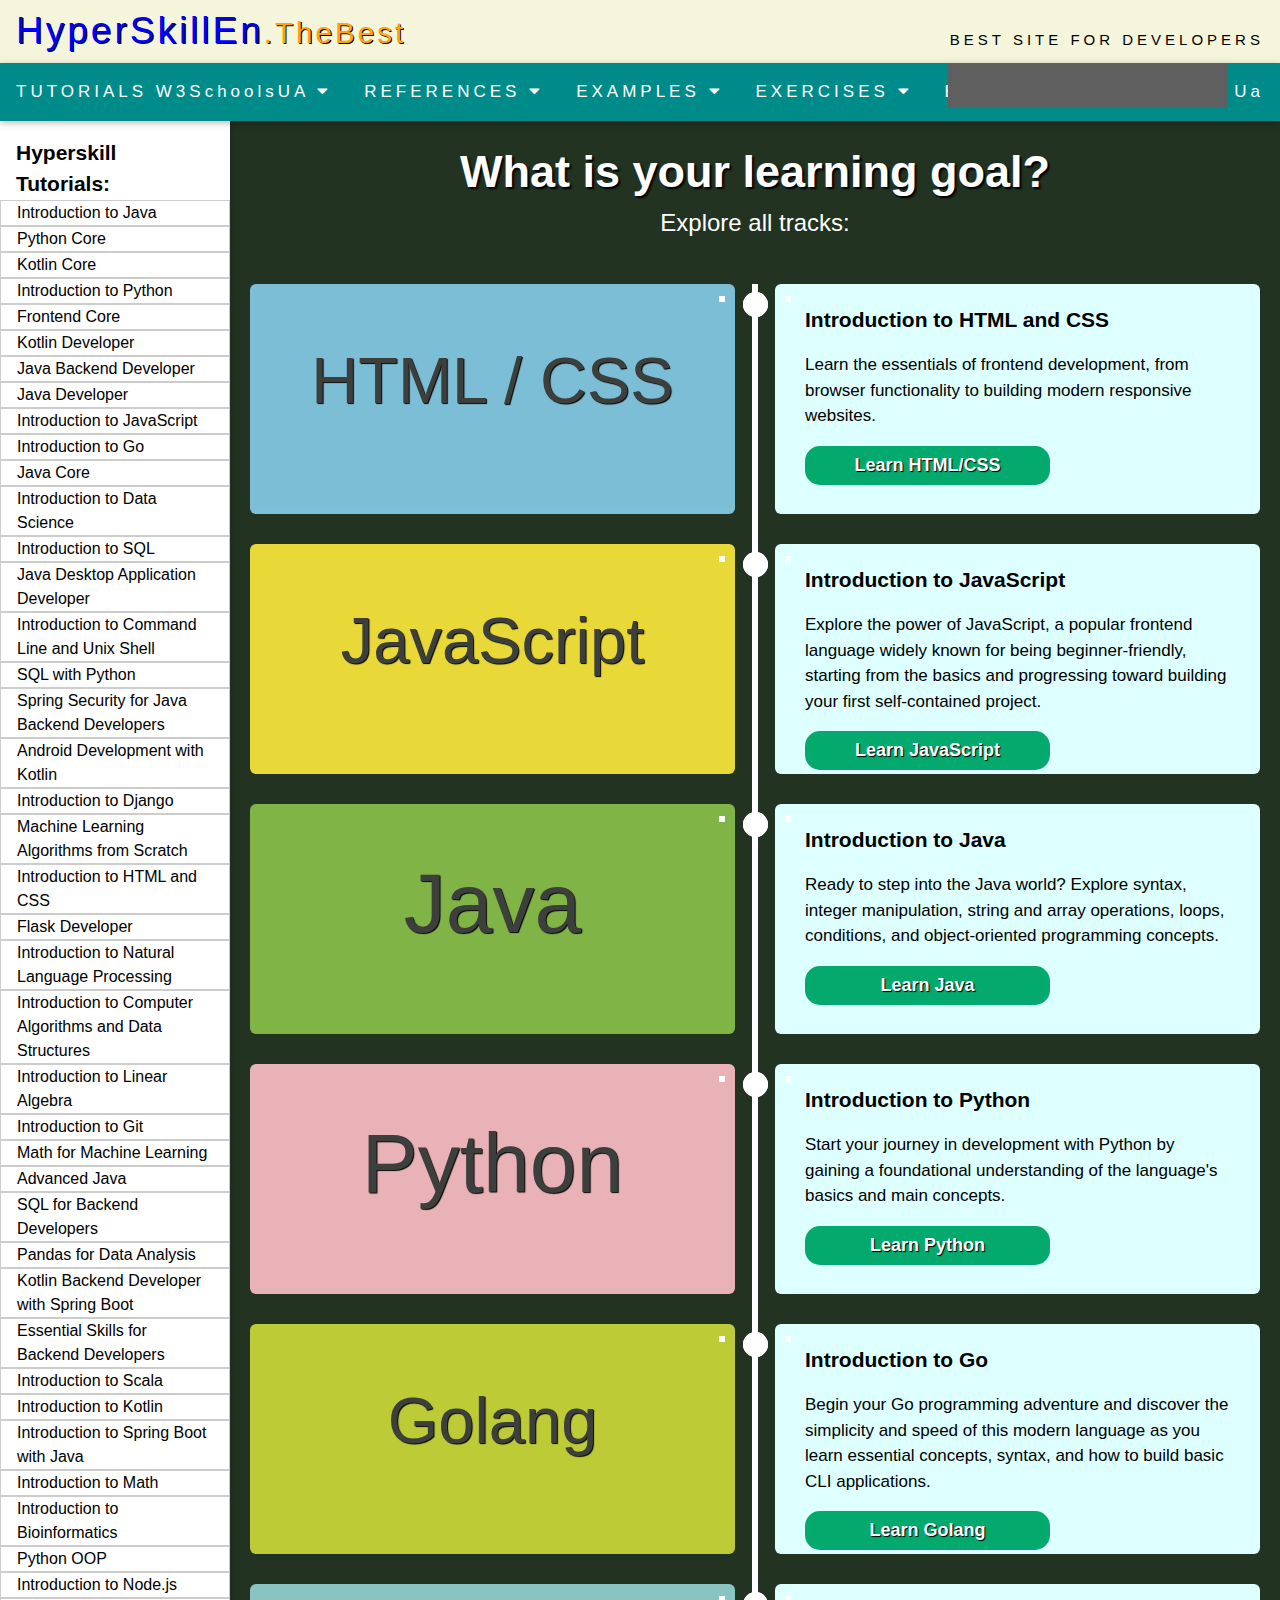
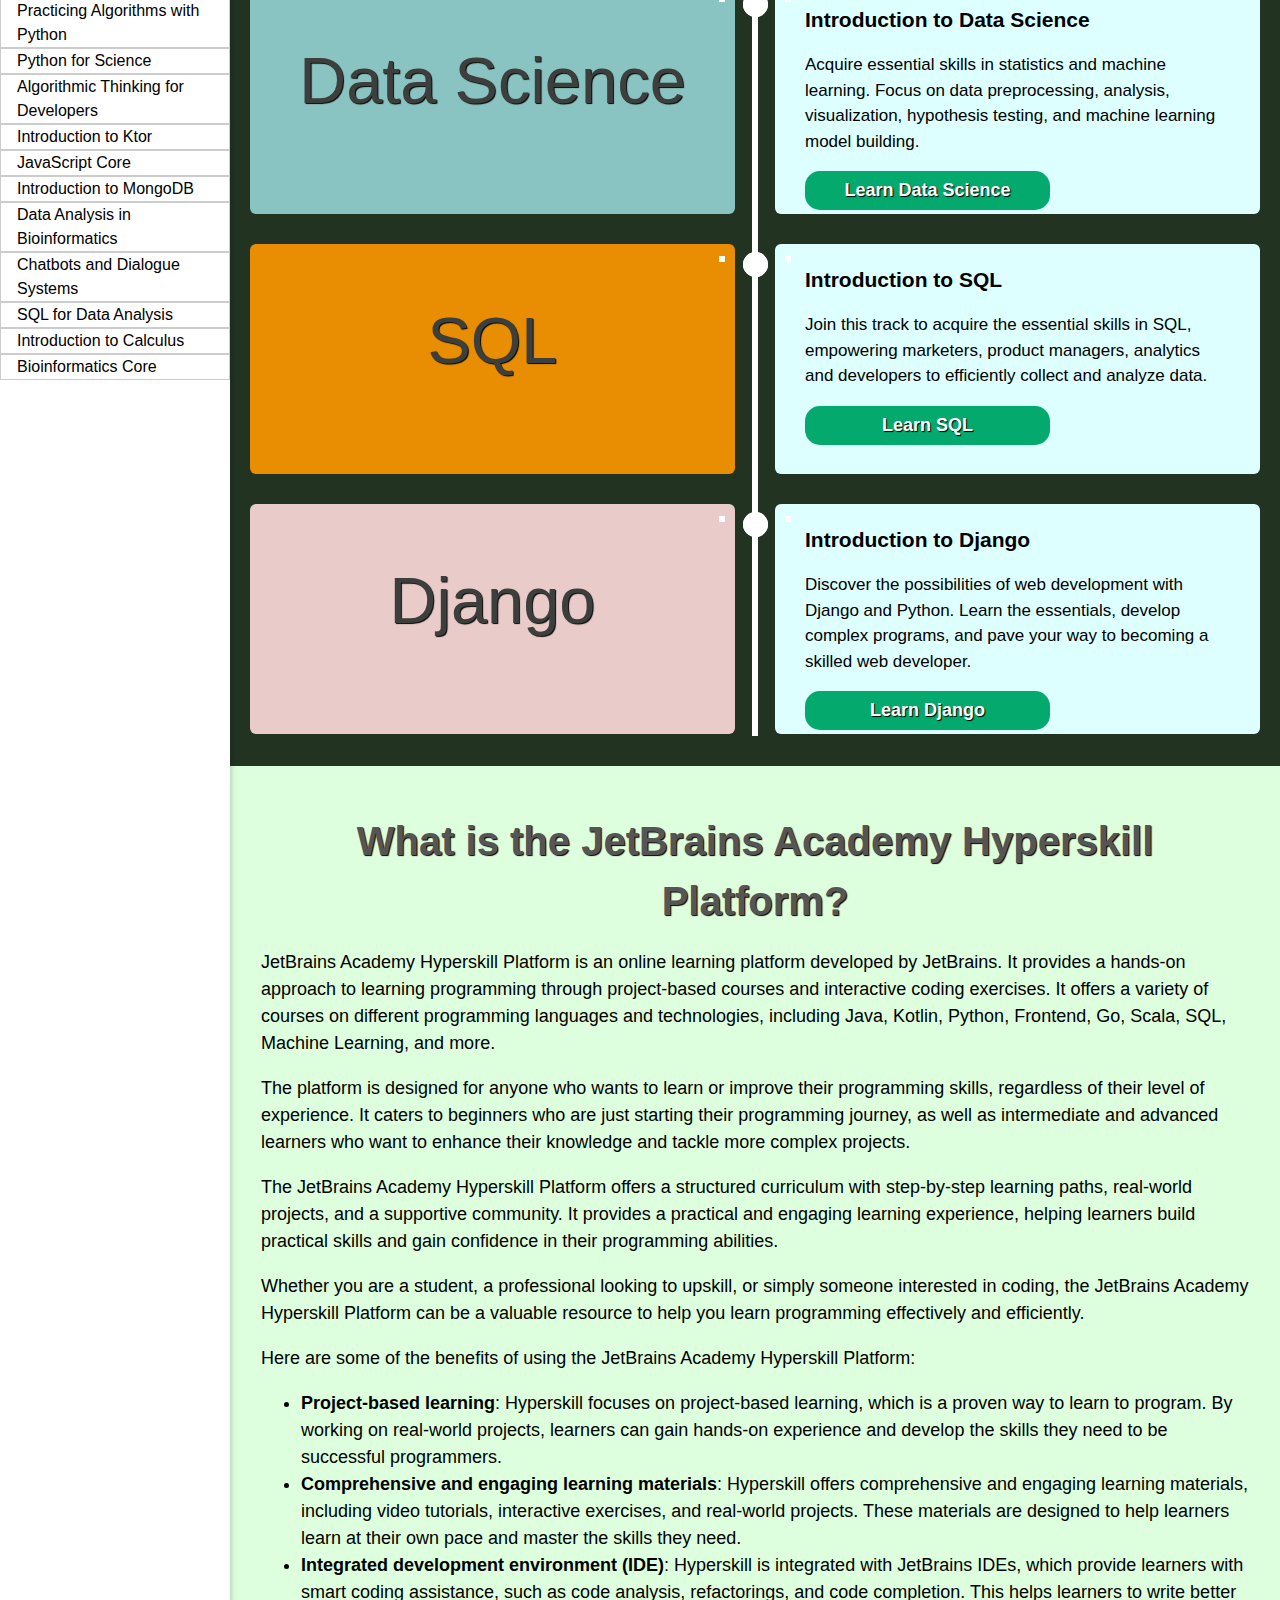
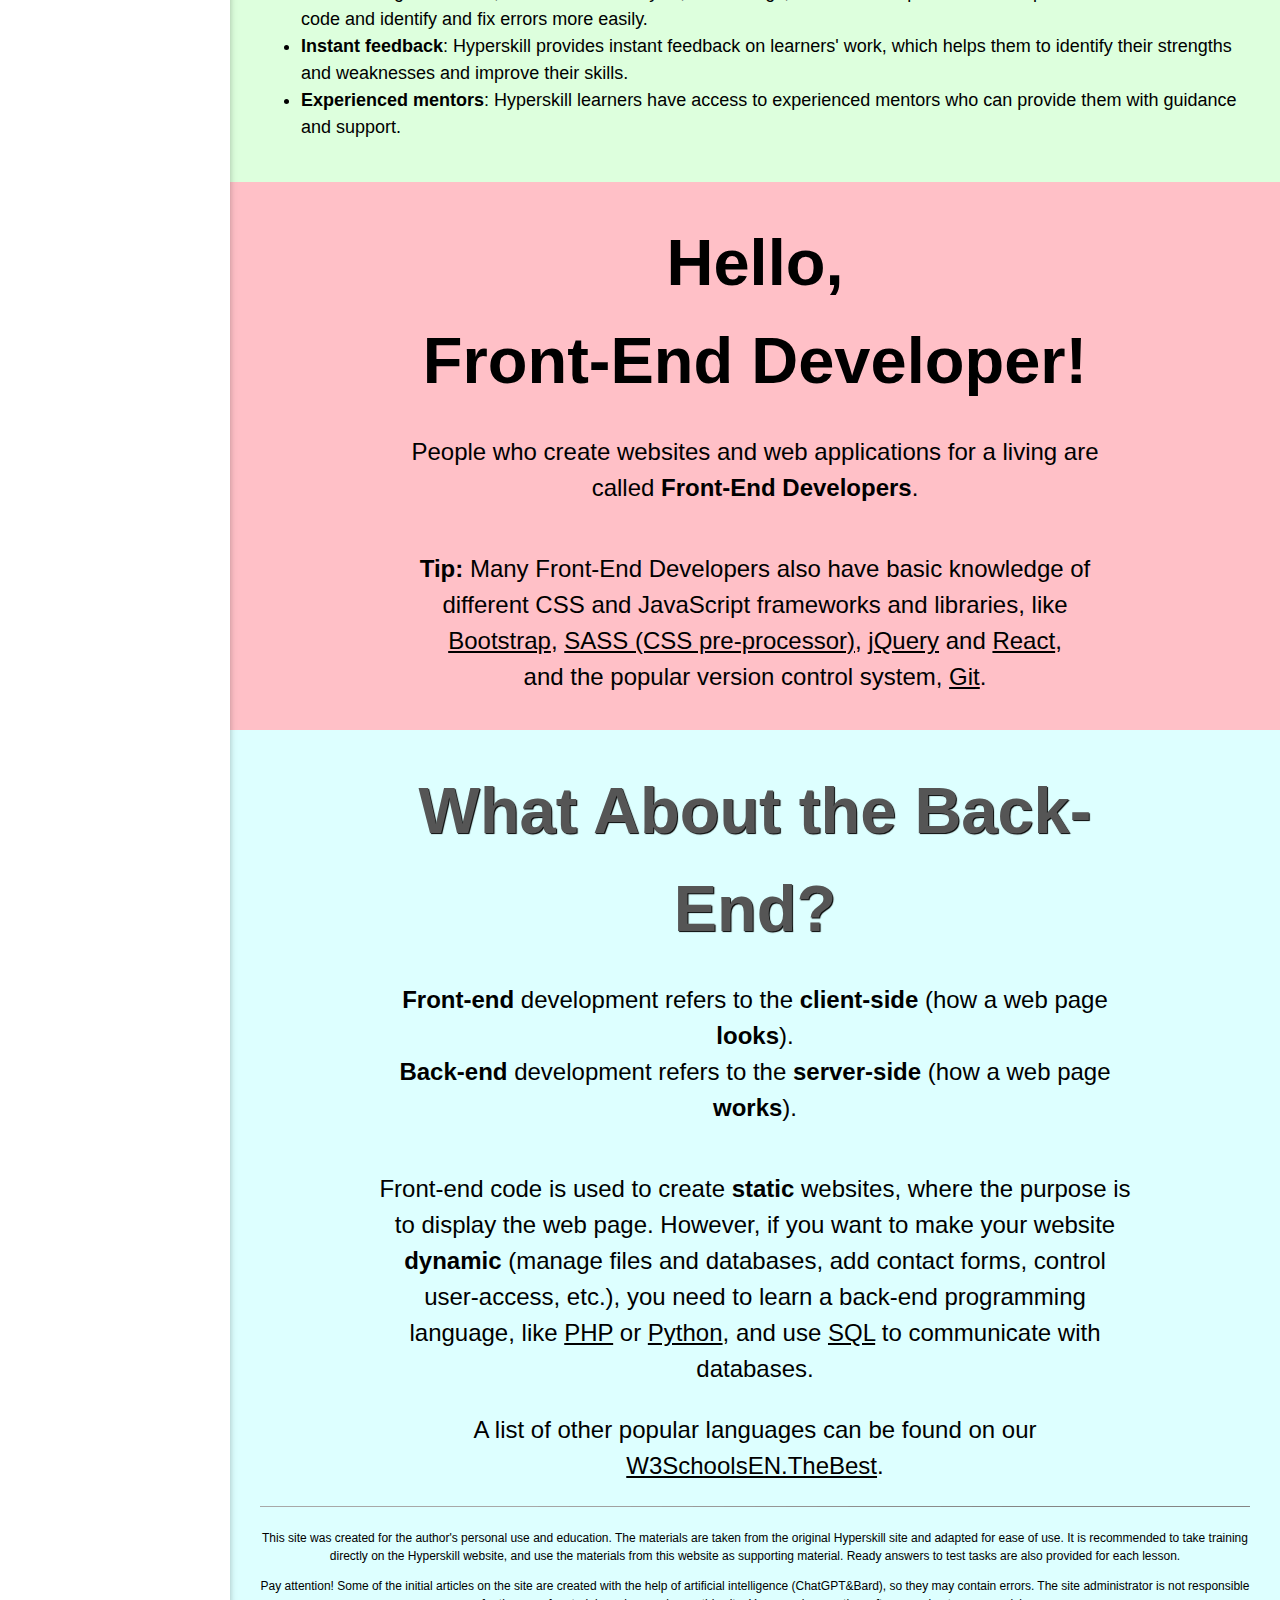
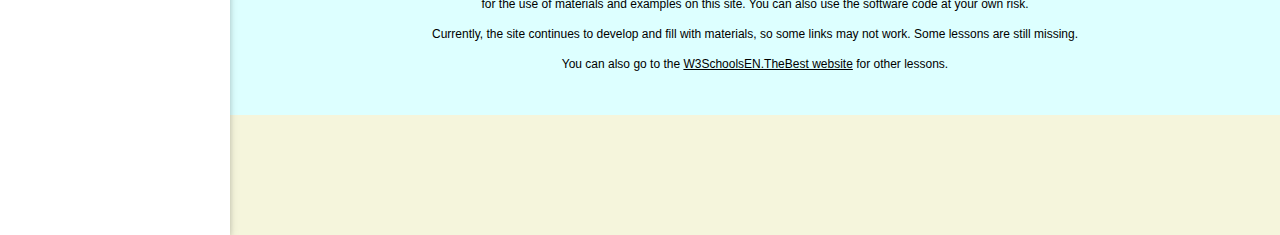
<file: index_en.html>
<!DOCTYPE html>
<html lang='en'>
<head>
    <title>JetBrains Academy TheBest. Lessons for beginners from Hyperskill</title>
    <meta charset='utf-8'>
    <meta name='viewport' content='width=device-width, initial-scale=1'>
    <meta name='description' content='Online lessons for beginners from Hyperskill: Java, Python, Kotlin, JavaScript, Golang, Data Science, SQL, Java Desktop Application Developer, Command Line and Unix Shell, SQL with Python, Spring Security for Java Backend Developers, Android Development with Kotlin, Django, Machine Learning Algorithms from Scratch, HTML and CSS, Flask Developer, Natural Language Processing, Computer Algorithms and Data Structures, Linear Algebra, Git, Math for Machine Learning, Advanced Java, SQL for Backend Developers, Pandas for Data Analysis, Scala, Bioinformatics, Node.js, Practicing Algorithms for Python, Ktor, MongoDB, Chatbots and Dialogue Systems, Calculus, Frontend, Backend and more. Free Hyperskill courses in English. Learn the programming language and web development. Ready-made solutions and answers to tasks. Basics of HTML5, CSS3, PHP. Best site for web developers' />
    <meta property='og:title' content='w3schoolsua.github.io/hyperskill/index.html' />
    <meta property='og:locale' content='en' />
    <meta property='og:description' content='JetBrains Academy TheBest. Lessons for beginners from Hyperskill' />
    <link rel='icon' href='favicon.ico' type='image/x-icon'>
    <link rel='alternate' hreflang='en' href='https://w3schoolsua.github.io/hyperskill/index_en.html' />
    <link rel='stylesheet' href='styles/w3.css'>
    <link rel='stylesheet' href='styles/main.css'>
    <link rel='stylesheet' href='styles/fa.css'>
    <link rel='stylesheet' href='styles/hyperskill-style.css'>
    <!--Search Console--><meta name="google-site-verification" content="Zi87wUigec4p_hsrZRZa5Jw-Z0PBmPm_i_L6em_cz0U" /><!--/Search Console-->
    <!--web--><script async src="https://pagead2.googlesyndication.com/pagead/js/adsbygoogle.js?client=ca-pub-6358227327561384" crossorigin="anonymous"></script><!--/web-->
    <!--w3--><script async src="https://pagead2.googlesyndication.com/pagead/js/adsbygoogle.js?client=ca-pub-4060216941760396" crossorigin="anonymous"></script><!--/w3-->
</head>
<body>
<div class='w3-row w3-padding w3-hide-medium w3-hide-small'>
    <div class='w3-col s5 notranslate' style='margin:4px 0 6px 0'><a class='w3schools-logo' href='index_en.html'>HyperSkillEn<span class='dotcom'>.TheBest</span></a>
    </div>
    <div class='w3-col s7 w3-margin-top w3-wide w3-hide-medium w3-hide-small'>
        <div class='w3-right' style='position:relative;top:5px;'>BEST SITE FOR DEVELOPERS</div>
    </div>
</div>
<div class='w3-hide-large w3-hide-large w3-padding-16'>
    <div class='w3-center notranslate'><a class='w3schools-logo' href='index_en.html'>HyperSkillEn<span class='dotcom'>.TheBest</span></a>
    </div>
    <div class='w3-center w3-wide w3-hide-small' style='margin:14px 0 -5px 0'>BEST SITE FOR DEVELOPERS</div>
</div>
<!--Top menu-->
<div class="w3-bar w3-theme w3-card-2 w3-wide notranslate">
    <!--script для верхнього меню при адаптиві-->
    <a class='w3-bar-item w3-button w3-hover-white w3-padding-16 hidesm' href='javascript:void(0)' onclick='w3_open()'><i class='fa fa-bars'></i></a> <!--/end script-->
    <a class='w3-bar-item w3-button barex w3-hover-white w3-padding-16' href='javascript:void(0)' onclick="w3_open_nav('tutorials')" id='navbtn_tutorials'>TUTORIALS W3SchoolsUA <i class='fa fa-caret-down'></i><i class='fa fa-caret-up' style='display:none'></i></a>
    <a class='w3-bar-item w3-button barex w3-hover-white w3-padding-16' href='javascript:void(0)' onclick="w3_open_nav('references')" id='navbtn_references'>REFERENCES <i class='fa fa-caret-down'></i><i class='fa fa-caret-up' style='display:none'></i></a>
    <a class='w3-bar-item w3-button barex w3-hover-white w3-padding-16' href='javascript:void(0)' onclick="w3_open_nav('examples')" id='navbtn_examples'>EXAMPLES <i class='fa fa-caret-down'></i><i class='fa fa-caret-up' style='display:none'></i></a>
    <a class='w3-bar-item w3-button barex w3-hover-white w3-padding-16 w3-hide-medium w3-hide-small' href='javascript:void(0)' onclick="w3_open_nav('exercises')" id='navbtn_exercises'>EXERCISES <i class='fa fa-caret-down'></i><i class='fa fa-caret-up' style='display:none'></i></a>
    <a class='w3-bar-item w3-button barex w3-hover-white w3-padding-16 w3-hide-medium w3-hide-small' href='https://w3schoolsua.github.io/tryiteditor/index.html' target='_blank'>EDITOR</a>
    <div style='display: block;position:absolute;z-index:4;right:52px;height:44px;width: 280px; background-color:#5f5f5f;letter-spacing:normal;' id='googleSearch'>
        <!--W3SchoolsUA-Google-Search-->
        <script async src="https://cse.google.com/cse.js?cx=751c3d18bb8a64f00"></script><div class="gcse-search"></div>
        <!--/W3SchoolsUA-Google-Search-->
    </div>
    <a class='w3-bar-item w3-button barex w3-hover-white w3-padding-16 w3-right' href='index.html'>Ua</a>
</div>
<!--/Top menu-->
<!--menu left-sidebar-->
<nav class='w3-sidebar w3-collapse aliceblue w3-card-2' id='mySidenav'>
    <div class='w3-bar-block'>
        <div class='w3-container'>
            <h4 class='w3-margin-top'>Hyperskill Tutorials:</h4>
        </div>
        <a class='w3-bar-item w3-button w3-border' href='https://hyperskill.org/tracks/8' target='_blank' rel='nofollow'>Introduction to Java</a>
        <a class='w3-bar-item w3-button w3-border' href='https://hyperskill.org/tracks/2' target='_blank' rel='nofollow'>Python Core</a>
        <a class='w3-bar-item w3-button w3-border' href='https://hyperskill.org/tracks/18' target='_blank' rel='nofollow'>Kotlin Core</a>
        <a class='w3-bar-item w3-button w3-border' href='https://hyperskill.org/tracks/6' target='_blank' rel='nofollow'>Introduction to Python</a>
        <a class='w3-bar-item w3-button w3-border' href='https://hyperskill.org/tracks/5' target='_blank' rel='nofollow'>Frontend Core</a>
        <a class='w3-bar-item w3-button w3-border' href='https://hyperskill.org/tracks/3' target='_blank' rel='nofollow'>Kotlin Developer</a>
        <a class='w3-bar-item w3-button w3-border' href='https://hyperskill.org/tracks/12' target='_blank' rel='nofollow'>Java Backend Developer</a>
        <a class='w3-bar-item w3-button w3-border' href='https://hyperskill.org/tracks/17' target='_blank' rel='nofollow'>Java Developer</a>
        <a class='w3-bar-item w3-button w3-border' href='https://hyperskill.org/tracks/32' target='_blank' rel='nofollow'>Introduction to JavaScript</a>
        <a class='w3-bar-item w3-button w3-border' href='https://hyperskill.org/tracks/25' target='_blank' rel='nofollow'>Introduction to Go</a>
        <a class='w3-bar-item w3-button w3-border' href='https://hyperskill.org/tracks/15' target='_blank' rel='nofollow'>Java Core</a>
        <a class='w3-bar-item w3-button w3-border' href='https://hyperskill.org/tracks/28' target='_blank' rel='nofollow'>Introduction to Data Science</a>
        <a class='w3-bar-item w3-button w3-border' href='https://hyperskill.org/tracks/31' target='_blank' rel='nofollow'>Introduction to SQL</a>
        <a class='w3-bar-item w3-button w3-border' href='https://hyperskill.org/tracks/9' target='_blank' rel='nofollow'>Java Desktop Application Developer</a>
        <a class='w3-bar-item w3-button w3-border' href='https://hyperskill.org/tracks/26' target='_blank' rel='nofollow'>Introduction to Command Line and Unix Shell</a>
        <a class='w3-bar-item w3-button w3-border' href='https://hyperskill.org/tracks/30' target='_blank' rel='nofollow'>SQL with Python</a>
        <a class='w3-bar-item w3-button w3-border' href='https://hyperskill.org/tracks/38' target='_blank' rel='nofollow'>Spring Security for Java Backend Developers</a>
        <a class='w3-bar-item w3-button w3-border' href='https://hyperskill.org/tracks/16' target='_blank' rel='nofollow'>Android Development with Kotlin</a>
        <a class='w3-bar-item w3-button w3-border' href='https://hyperskill.org/tracks/11' target='_blank' rel='nofollow'>Introduction to Django</a>
        <a class='w3-bar-item w3-button w3-border' href='https://hyperskill.org/tracks/42' target='_blank' rel='nofollow'>Machine Learning Algorithms from Scratch</a>
        <a class='w3-bar-item w3-button w3-border' href='https://hyperskill.org/tracks/34' target='_blank' rel='nofollow'>Introduction to HTML and CSS</a>
        <a class='w3-bar-item w3-button w3-border' href='https://hyperskill.org/tracks/29' target='_blank' rel='nofollow'>Flask Developer</a>
        <a class='w3-bar-item w3-button w3-border' href='https://hyperskill.org/tracks/10' target='_blank' rel='nofollow'>Introduction to Natural Language Processing</a>
        <a class='w3-bar-item w3-button w3-border' href='https://hyperskill.org/tracks/41' target='_blank' rel='nofollow'>Introduction to Computer Algorithms and Data Structures</a>
        <a class='w3-bar-item w3-button w3-border' href='https://hyperskill.org/tracks/27' target='_blank' rel='nofollow'>Introduction to Linear Algebra</a>
        <a class='w3-bar-item w3-button w3-border' href='https://hyperskill.org/tracks/48' target='_blank' rel='nofollow'>Introduction to Git</a>
        <a class='w3-bar-item w3-button w3-border' href='https://hyperskill.org/tracks/33' target='_blank' rel='nofollow'>Math for Machine Learning</a>
        <a class='w3-bar-item w3-button w3-border' href='https://hyperskill.org/tracks/35' target='_blank' rel='nofollow'>Advanced Java</a>
        <a class='w3-bar-item w3-button w3-border' href='https://hyperskill.org/tracks/40' target='_blank' rel='nofollow'>SQL for Backend Developers</a>
        <a class='w3-bar-item w3-button w3-border' href='https://hyperskill.org/tracks/44' target='_blank' rel='nofollow'>Pandas for Data Analysis</a>
        <a class='w3-bar-item w3-button w3-border' href='https://hyperskill.org/tracks/37' target='_blank' rel='nofollow'>Kotlin Backend Developer with Spring Boot</a>
        <a class='w3-bar-item w3-button w3-border' href='https://hyperskill.org/tracks/50' target='_blank' rel='nofollow'>Essential Skills for Backend Developers</a>
        <a class='w3-bar-item w3-button w3-border' href='https://hyperskill.org/tracks/23' target='_blank' rel='nofollow'>Introduction to Scala</a>
        <a class='w3-bar-item w3-button w3-border' href='https://hyperskill.org/tracks/69' target='_blank' rel='nofollow'>Introduction to Kotlin</a>
        <a class='w3-bar-item w3-button w3-border' href='https://hyperskill.org/tracks/70' target='_blank' rel='nofollow'>Introduction to Spring Boot with Java</a>
        <a class='w3-bar-item w3-button w3-border' href='https://hyperskill.org/tracks/57' target='_blank' rel='nofollow'>Introduction to Math</a>
        <a class='w3-bar-item w3-button w3-border' href='https://hyperskill.org/tracks/49' target='_blank' rel='nofollow'>Introduction to Bioinformatics</a>
        <a class='w3-bar-item w3-button w3-border' href='https://hyperskill.org/tracks/58' target='_blank' rel='nofollow'>Python OOP</a>
        <a class='w3-bar-item w3-button w3-border' href='https://hyperskill.org/tracks/55' target='_blank' rel='nofollow'>Introduction to Node.js</a>
        <a class='w3-bar-item w3-button w3-border' href='https://hyperskill.org/tracks/54' target='_blank' rel='nofollow'>Practicing Algorithms with Python</a>
        <a class='w3-bar-item w3-button w3-border' href='https://hyperskill.org/tracks/59' target='_blank' rel='nofollow'>Python for Science</a>
        <a class='w3-bar-item w3-button w3-border' href='https://hyperskill.org/tracks/47' target='_blank' rel='nofollow'>Algorithmic Thinking for Developers</a>
        <a class='w3-bar-item w3-button w3-border' href='https://hyperskill.org/tracks/45' target='_blank' rel='nofollow'>Introduction to Ktor</a>
        <a class='w3-bar-item w3-button w3-border' href='https://hyperskill.org/tracks/65' target='_blank' rel='nofollow'>JavaScript Core</a>
        <a class='w3-bar-item w3-button w3-border' href='https://hyperskill.org/tracks/60' target='_blank' rel='nofollow'>Introduction to MongoDB</a>
        <a class='w3-bar-item w3-button w3-border' href='https://hyperskill.org/tracks/62' target='_blank' rel='nofollow'>Data Analysis in Bioinformatics</a>
        <a class='w3-bar-item w3-button w3-border' href='https://hyperskill.org/tracks/79' target='_blank' rel='nofollow'>Chatbots and Dialogue Systems</a>
        <a class='w3-bar-item w3-button w3-border' href='https://hyperskill.org/tracks/61' target='_blank' rel='nofollow'>SQL for Data Analysis</a>
        <a class='w3-bar-item w3-button w3-border' href='https://hyperskill.org/tracks/85' target='_blank' rel='nofollow'>Introduction to Calculus</a>
        <a class='w3-bar-item w3-button w3-border' href='https://hyperskill.org/tracks/71' target='_blank' rel='nofollow'>Bioinformatics Core</a>
    </div>
</nav>
<!--/menu left-sidebar-->

<!--menu top при менших екранах-->
<div id='myAccordion' class='w3-card-2 w3-light-grey w3-center w3-hide-large' style='display:none;cursor:default'>
    <a href='javascript:void(0)' onclick='w3_close()' class='w3-button w3-xlarge w3-right'>&times;</a><br>
    <div class='w3-container w3-padding-32'>
        <a class='w3-button w3-block w3-large w3-wide' onclick="open_xs_menu('tutorials');" href='javascript:void(0);'>TUTORIALS
            <i class='fa fa-caret-down'></i></a>
        <div id='sectionxs_tutorials' class='w3-white w3-show'></div>
        <a class='w3-button w3-block w3-large w3-wide' onclick="open_xs_menu('references')" href='javascript:void(0);'>REFERENCES
            <i class='fa fa-caret-down'></i></a>
        <div id='sectionxs_references' class='w3-white w3-show'></div>
        <a class='w3-button w3-block w3-large w3-wide' onclick="open_xs_menu('examples')" href='javascript:void(0);'>EXAMPLES
            <i class='fa fa-caret-down'></i></a>
        <div id='sectionxs_examples' class='w3-white w3-show'></div>
        <a class='w3-button w3-block w3-large w3-wide' onclick="open_xs_menu('exercises')" href='javascript:void(0);'>EXERCISES
            <i class='fa fa-caret-down'></i></a>
        <div id='sectionxs_exercises' class='w3-white w3-show'></div>
        <a class='w3-button w3-block w3-large w3-wide' href='https://w3schoolsua.github.io/tryiteditor/index.html'>CODE EDITOR</a>
    </div>
</div>
<!--/menu top-->
<!--розгортаюче menu top-->
<nav id="nav_tutorials" class="w3-dark-grey w3-card-2 w3-hide-small navex">
    <span onclick="w3_close_nav('tutorials')" class="w3-button w3-xlarge w3-display-topright barex">&times;</span><br>
    <div class='w3-row-padding w3-bar-block'>
        <div class='w3-col l3 m6'>
            <h3 class='w3-margin-top'>HTML & CSS</h3>
            <a class='w3-bar-item w3-button' href='https://w3schoolsua.github.io/html/index_en.html'>Learn HTML</a>
            <a class='w3-bar-item w3-button' href='https://w3schoolsua.github.io/css/index_en.html'>Learn CSS</a>
            <a class='w3-bar-item w3-button' href='https://w3schoolsua.github.io/css/css_rwd_intro_en.html'>Learn RWD</a>
            <a class='w3-bar-item w3-button' href='https://w3schoolsua.github.io/bootstrap/bootstrap_ver_en.html'>Learn Bootstrap</a>
            <a class='w3-bar-item w3-button' href='https://w3schoolsua.github.io/w3css/index_en.html'>Learn W3.CSS</a>
            <a class='w3-bar-item w3-button' href='https://w3schoolsua.github.io/colors/index_en.html'>Learn Colors</a>
            <a class='w3-bar-item w3-button' href='https://w3schoolsua.github.io/icons/index_en.html'>Learn Icons</a>
            <a class='w3-bar-item w3-button' href='https://w3schoolsua.github.io/graphics/index_en.html'>Learn Graphics</a>
            <a class='w3-bar-item w3-button' href='https://w3schoolsua.github.io/graphics/svg_intro_en.html'>Learn SVG</a>
            <a class='w3-bar-item w3-button' href='https://w3schoolsua.github.io/graphics/canvas_intro_en.html'>Learn Canvas</a>
            <a class='w3-bar-item w3-button' href='https://w3schoolsua.github.io/howto/index_en.html'>Learn How To</a>
            <a class='w3-bar-item w3-button' href='https://w3schoolsua.github.io/sass/index_en.html'>Learn Sass</a>
            <h3 class='w3-margin-top'>Programming</h3>
            <a class='w3-bar-item w3-button' href='https://w3schoolsua.github.io/python/index_en.html'>Learn Python</a>
            <a class='w3-bar-item w3-button' href='https://w3schoolsua.github.io/java/index_en.html'>Learn Java</a>
            <a class='w3-bar-item w3-button' href='https://w3schoolsua.github.io/cpp/index_en.html'>Learn C++</a>
            <a class='w3-bar-item w3-button' href='https://w3schoolsua.github.io/cs/index_en.html'>Learn C#</a>
            <a class='w3-bar-item w3-button' href='https://w3schoolsua.github.io/r/index_en.html'>Learn R</a>
            <a class='w3-bar-item w3-button' href='https://w3schoolsua.github.io/kotlin/index_en.html'>Learn Kotlin</a>
            <a class='w3-bar-item w3-button' href='https://w3schoolsua.github.io/go/index_en.html'>Learn Go</a>
            <div class="w3-hide-large w3-hide-small">
                <h3 class='w3-margin-top'>XML Tutorials</h3>
                <a class='w3-bar-item w3-button' href='https://w3schoolsua.github.io/xml/index_en.html'>Learn XML</a>
                <a class='w3-bar-item w3-button' href='https://w3schoolsua.github.io/xml/ajax_intro_en.html'>Learn XML AJAX</a>
                <a class='w3-bar-item w3-button' href='https://w3schoolsua.github.io/xml/dom_intro_en.html'>Learn XML DOM</a>
                <a class='w3-bar-item w3-button' href='https://w3schoolsua.github.io/xml/xml_dtd_intro_en.html'>Learn XML DTD</a>
                <a class='w3-bar-item w3-button' href='https://w3schoolsua.github.io/xml/schema_intro_en.html'>Learn XML Schema</a>
                <a class='w3-bar-item w3-button' href='https://w3schoolsua.github.io/xml/xsl_intro_en.html'>Learn XSLT</a>
                <a class='w3-bar-item w3-button' href='https://w3schoolsua.github.io/xml/xpath_intro_en.html'>Learn XPath</a>
                <a class='w3-bar-item w3-button' href='https://w3schoolsua.github.io/xml/xquery_intro_en.html'>Learn XQuery</a>
            </div>
        </div>
        <div class='w3-col l3 m6'>
            <h3 class='w3-margin-top'>JavaScript</h3>
            <a class='w3-bar-item w3-button' href='https://w3schoolsua.github.io/js/index_en.html'>Learn JavaScript</a>
            <a class='w3-bar-item w3-button' href='https://w3schoolsua.github.io/react/index_en.html'>Learn React</a>
            <a class='w3-bar-item w3-button' href='https://w3schoolsua.github.io/jquery/index_en.html'>Learn jQuery</a>
            <a class='w3-bar-item w3-button' href='https://w3schoolsua.github.io/vue/index_en.html'>Learn Vue</a>
            <a class='w3-bar-item w3-button' href='https://w3schoolsua.github.io/angular/index_en.html'>Learn AngularJS</a>
            <a class='w3-bar-item w3-button' href='https://w3schoolsua.github.io/js/js_json_intro_en.html'>Learn JSON</a>
            <a class='w3-bar-item w3-button' href='https://w3schoolsua.github.io/js/js_ajax_intro_en.html'>Learn AJAX</a>
            <a class='w3-bar-item w3-button' href='https://w3schoolsua.github.io/js/js_htmldom_en.html'>Learn HTML-DOM</a>
            <a class='w3-bar-item w3-button' href='https://w3schoolsua.github.io/appml/index_en.html'>Learn AppML</a>
            <a class='w3-bar-item w3-button' href='https://w3schoolsua.github.io/w3js/index_en.html'>Learn W3.JS</a>
            <h3 class='w3-margin-top'>Data Analytics</h3>
            <a class='w3-bar-item w3-button' href='https://w3schoolsua.github.io/ai/index_en.html'>Learn AI</a>
            <a class='w3-bar-item w3-button' href='https://w3schoolsua.github.io/python/python_ml_getting_started_en.html'>Learn Machine Learning</a>
            <a class='w3-bar-item w3-button' href='https://w3schoolsua.github.io/gen_ai/index_en.html'>Learn Generative AI</a>
            <a class='w3-bar-item w3-button' href='https://w3schoolsua.github.io/chatgpt-3-5/index_en.html'>Learn ChatGPT-3.5</a>
            <a class='w3-bar-item w3-button' href='https://w3schoolsua.github.io/chatgpt-4/index_en.html'>Learn ChatGPT-4</a>
            <a class='w3-bar-item w3-button' href='https://w3schoolsua.github.io/bard/index_en.html'>Learn Google Bard</a>
            <a class='w3-bar-item w3-button' href='https://w3schoolsua.github.io/datascience/index_en.html'>Learn Data Science</a>
            <a class='w3-bar-item w3-button' href='https://w3schoolsua.github.io/numpy/index_en.html'>Learn NumPy</a>
            <a class='w3-bar-item w3-button' href='https://w3schoolsua.github.io/pandas/index_en.html'>Learn Pandas</a>
            <a class='w3-bar-item w3-button' href='https://w3schoolsua.github.io/scipy/index_en.html'>Learn SciPy</a>
            <a class='w3-bar-item w3-button' href='https://w3schoolsua.github.io/python/matplotlib_intro_en.html'>Learn Matplotlib</a>
            <a class='w3-bar-item w3-button' href='https://w3schoolsua.github.io/statistics/index_en.html'>Learn Statistics</a>
            <a class='w3-bar-item w3-button' href='https://w3schoolsua.github.io/excel/index_en.html'>Learn Excel</a>
            <a class='w3-bar-item w3-button' href='https://w3schoolsua.github.io/googlesheets/index_en.html'>Learn Google sheets</a>
        </div>
        <div class='w3-col l3 m6'>
            <h3 class='w3-margin-top'>Server Side</h3>
            <a class='w3-bar-item w3-button' href='https://w3schoolsua.github.io/sql/index_en.html'>Learn SQL</a>
            <a class='w3-bar-item w3-button' href='https://w3schoolsua.github.io/mysql/index_en.html'>Learn MySQL</a>
            <a class='w3-bar-item w3-button' href='https://w3schoolsua.github.io/php/index_en.html'>Learn PHP</a>
            <a class='w3-bar-item w3-button' href='https://w3schoolsua.github.io/asp/index_en.html'>Learn ASP</a>
            <a class='w3-bar-item w3-button' href='https://w3schoolsua.github.io/nodejs/index_en.html'>Learn Node.js</a>
            <a class='w3-bar-item w3-button' href='https://w3schoolsua.github.io/nodejs/nodejs_raspberrypi_en.html'>Learn Raspberry Pi</a>
            <a class='w3-bar-item w3-button' href='https://w3schoolsua.github.io/git/index_en.html'>Learn Git</a>
            <a class='w3-bar-item w3-button' href='https://w3schoolsua.github.io/githubpages/quickstart.html'>Learn GitHub Pages</a>
            <a class='w3-bar-item w3-button' href='https://w3schoolsua.github.io/mongodb/index_en.html'>Learn MongoDB</a>
            <a class='w3-bar-item w3-button' href='https://w3schoolsua.github.io/aws/index_en.html'>Learn AWS</a>
            <h3 class='w3-margin-top'>Web Building</h3>
            <a class='w3-bar-item w3-button' href='https://w3schoolsua.github.io/where_to_start_en.html'>Where To Start</a>
            <a class='w3-bar-item w3-button' href='https://w3schoolsua.github.io/w3css/w3css_templates_en.html'>Web Templates</a>
            <a class='w3-bar-item w3-button' href='https://w3schoolsua.github.io/browsers/index_en.html'>Web Statistics</a>
            <a class='w3-bar-item w3-button' href='https://w3schoolsua.github.io/cert/index_en.html'>Web Sertificates</a>
            <a class='w3-bar-item w3-button' href='https://w3schoolsua.github.io/tryit/index_en.html'>Code Editor</a>
            <a class='w3-bar-item w3-button' href='https://w3schoolsua.github.io/whatis/index_en.html'>Web Development</a>
            <a class='w3-bar-item w3-button' href='https://w3schoolsua.github.io/cybersecurity/index_en.html'>Cyber Security</a>
            <a class='w3-bar-item w3-button' href='https://w3schoolsua.github.io/accessibility/index_en.html'>Accessibility</a>
            <a class='w3-bar-item w3-button' href='https://www.w3schools.com/typingspeed/default.asp' target='_blank' rel='nofollow'>Typing Speed Test</a>
        </div>
        <div class="w3-col l3 m6 w3-hide-medium">
            <h3 class='w3-margin-top'>XML Tutorials</h3>
            <a class='w3-bar-item w3-button' href='https://w3schoolsua.github.io/xml/index_en.html'>Learn XML</a>
            <a class='w3-bar-item w3-button' href='https://w3schoolsua.github.io/xml/ajax_intro_en.html'>Learn XML AJAX</a>
            <a class='w3-bar-item w3-button' href='https://w3schoolsua.github.io/xml/dom_intro_en.html'>Learn XML DOM</a>
            <a class='w3-bar-item w3-button' href='https://w3schoolsua.github.io/xml/xml_dtd_intro_en.html'>Learn XML DTD</a>
            <a class='w3-bar-item w3-button' href='https://w3schoolsua.github.io/xml/schema_intro_en.html'>Learn XML Schema</a>
            <a class='w3-bar-item w3-button' href='https://w3schoolsua.github.io/xml/xsl_intro_en.html'>Learn XSLT</a>
            <a class='w3-bar-item w3-button' href='https://w3schoolsua.github.io/xml/xpath_intro_en.html'>Learn XPath</a>
            <a class='w3-bar-item w3-button' href='https://w3schoolsua.github.io/xml/xquery_intro_en.html'>Learn XQuery</a>
        </div>
    </div>
    <br class="hidesm">
</nav>
<nav id="nav_references" class="w3-dark-grey w3-card-2 w3-hide-small navex">
    <span onclick="w3_close_nav('references')" class="w3-button w3-xlarge w3-display-topright barex">&times;</span><br>
    <div class='w3-row-padding w3-bar-block'>
        <div class='w3-col l3 m6'>
            <h3 class='w3-margin-top'>HTML</h3>
            <a class='w3-bar-item w3-button' href='https://w3schoolsua.github.io/tags/index_en.html'>HTML Tag Reference</a>
            <a class='w3-bar-item w3-button' href='https://w3schoolsua.github.io/tags/ref_html_browsersupport_en.html'>Browser Support</a>
            <a class='w3-bar-item w3-button' href='https://w3schoolsua.github.io/tags/ref_eventattributes_en.html'>HTML Event Reference</a>
            <a class='w3-bar-item w3-button' href='https://w3schoolsua.github.io/colors/index_en.html'>HTML Color Reference</a>
            <a class='w3-bar-item w3-button' href='https://w3schoolsua.github.io/tags/ref_attributes_en.html'>HTML Attribute Reference</a>
            <a class='w3-bar-item w3-button' href='https://w3schoolsua.github.io/tags/ref_canvas_en.html'>HTML Canvas Reference</a>
            <a class='w3-bar-item w3-button' href='https://w3schoolsua.github.io/graphics/svg_reference_en.html'>HTML SVG Reference</a>
            <a class='w3-bar-item w3-button' href='https://w3schoolsua.github.io/graphics/google_maps_reference_en.html'>Google Maps Reference</a>
            <h3 class='w3-margin-top'>CSS</h3>
            <a class='w3-bar-item w3-button' href='https://w3schoolsua.github.io/cssref/index_en.html'>CSS Reference</a>
            <a class='w3-bar-item w3-button' href='https://w3schoolsua.github.io/cssref/css3_browsersupport_en.html'>CSS Browser Support</a>
            <a class='w3-bar-item w3-button' href='https://w3schoolsua.github.io/cssref/css_selectors_en.html'>CSS Selector Reference</a>
            <a class='w3-bar-item w3-button' href='https://w3schoolsua.github.io/bootstrap/bootstrap_ref_all_classes_en.html'>Bootstrap 3 Reference</a>
            <a class='w3-bar-item w3-button' href='https://w3schoolsua.github.io/bootstrap4/bootstrap_ref_all_classes_en.html'>Bootstrap 4 Reference</a>
            <a class='w3-bar-item w3-button' href='https://w3schoolsua.github.io/w3css/w3css_references_en.html'>W3.CSS Reference</a>
            <a class='w3-bar-item w3-button' href='https://w3schoolsua.github.io/icons/icons_reference_en.html'>Icons Reference</a>
            <a class='w3-bar-item w3-button' href='https://w3schoolsua.github.io/sass/sass_functions_string_en.html'>Sass Reference</a>
        </div>
        <div class='w3-col l3 m6'>
            <h3 class='w3-margin-top'>JavaScript</h3>
            <a class='w3-bar-item w3-button' href='https://w3schoolsua.github.io/jsref/index_en.html'>JavaScript Reference</a>
            <a class='w3-bar-item w3-button' href='https://w3schoolsua.github.io/jsref/index_en.html'>HTML DOM Reference</a>
            <a class='w3-bar-item w3-button' href='https://w3schoolsua.github.io/jquery/jquery_ref_overview_en.html'>jQuery Reference</a>
            <a class='w3-bar-item w3-button' href='https://w3schoolsua.github.io/angular/angular_ref_directives_en.html'>AngularJS Reference</a>
            <a class='w3-bar-item w3-button' href='https://w3schoolsua.github.io/appml/appml_reference_en.html'>AppML Reference</a>
            <a class='w3-bar-item w3-button' href='https://w3schoolsua.github.io/w3js/w3js_references_en.html'>W3.JS Reference</a>
            <a class='w3-bar-item w3-button' href='https://w3schoolsua.github.io/readyscripts/index_en.html'>JS Ready scripts</a>
            <h3 class='w3-margin-top'>Programming</h3>
            <a class='w3-bar-item w3-button' href='https://w3schoolsua.github.io/python/python_reference_en.html'>Python Reference</a>
            <a class='w3-bar-item w3-button' href='https://w3schoolsua.github.io/java/java_ref_keywords_en.html'>Java Reference</a>
        </div>
        <div class='w3-col l3 m6'>
            <h3 class='w3-margin-top'>Server Side</h3>
            <a class='w3-bar-item w3-button' href='https://w3schoolsua.github.io/sql/sql_ref_keywords_en.html'>SQL Reference</a>
            <a class='w3-bar-item w3-button' href='https://w3schoolsua.github.io/php/php_ref_overview_en.html'>PHP Reference</a>
            <a class='w3-bar-item w3-button' href='https://w3schoolsua.github.io/asp/asp_ref_response_en.html'>ASP Reference</a>
            <h3 class='w3-margin-top'>XML</h3>
            <a class='w3-bar-item w3-button' href='https://w3schoolsua.github.io/xml/dom_nodetype_en.html'>XML DOM Reference</a>
            <a class='w3-bar-item w3-button' href='https://w3schoolsua.github.io/xml/dom_http_en.html'>XML Http Reference</a>
            <a class='w3-bar-item w3-button' href='https://w3schoolsua.github.io/xml/xsl_elementref_en.html'>XSLT Reference</a>
            <a class='w3-bar-item w3-button' href='https://w3schoolsua.github.io/xml/schema_elements_ref_en.html'>XML Schema Reference</a>
        </div>
        <div class='w3-col l3 m6'>
            <h3 class='w3-margin-top'>Character Sets</h3>
            <a class='w3-bar-item w3-button' href='https://w3schoolsua.github.io/charsets/index_en.html'>HTML Character Sets</a>
            <a class='w3-bar-item w3-button' href='https://w3schoolsua.github.io/charsets/ref_html_ascii_en.html'>HTML ASCII</a>
            <a class='w3-bar-item w3-button' href='https://w3schoolsua.github.io/charsets/ref_html_ansi_en.html'>HTML ANSI</a>
            <a class='w3-bar-item w3-button' href='https://w3schoolsua.github.io/charsets/ref_html_ansi_en.html'>HTML Windows-1252</a>
            <a class='w3-bar-item w3-button' href='https://w3schoolsua.github.io/charsets/ref_html_8859_en.html'>HTML ISO-8859-1</a>
            <a class='w3-bar-item w3-button' href='https://w3schoolsua.github.io/charsets/ref_html_symbols_en.html'>HTML Symbols</a>
            <a class='w3-bar-item w3-button' href='https://w3schoolsua.github.io/charsets/ref_html_utf8_en.html'>HTML UTF-8</a>
        </div>
    </div>
    <br class="hidesm">
</nav>
<nav id="nav_examples" class="w3-dark-grey w3-card-2 w3-hide-small navex">
    <span onclick="w3_close_nav('examples')" class="w3-button w3-xlarge w3-display-topright barex">&times;</span><br>
    <div class='w3-row-padding w3-bar-block'>
        <div class='w3-col l3 m6'>
            <h3 class='w3-margin-top'>HTML & CSS</h3>
            <a class='w3-bar-item w3-button' href='https://w3schoolsua.github.io/html/html_examples_en.html'>HTML Examples</a>
            <a class='w3-bar-item w3-button' href='https://w3schoolsua.github.io/css/css_examples_en.html'>CSS Examples</a>
            <a class='w3-bar-item w3-button' href='https://w3schoolsua.github.io/w3css/w3css_examples_en.html'>W3.CSS Examples</a>
            <a class='w3-bar-item w3-button' href='https://w3schoolsua.github.io/bootstrap/bootstrap_examples_en.html'>Bootstrap Examples</a>
            <a class='w3-bar-item w3-button' href='https://w3schoolsua.github.io/howto/index_en.html'>How To Examples</a>
            <a class='w3-bar-item w3-button' href='https://w3schoolsua.github.io/graphics/svg_examples_en.html'>SVG Examples</a>
            <a class='w3-bar-item w3-button' href='https://w3schoolsua.github.io/w3css/w3css_templates_en.html'>Web Templates</a>
            <div class="w3-hide-large w3-hide-small">
                <h3 class='w3-margin-top'>Quizzes</h3>
                <a class='w3-bar-item w3-button' href='https://w3schoolsua.github.io/html/html_quiz_en.html' target='_top'>HTML Quiz</a>
                <a class='w3-bar-item w3-button' href='https://w3schoolsua.github.io/css/css_quiz_en.html' target='_top'>CSS Quiz</a>
                <a class='w3-bar-item w3-button' href='https://w3schoolsua.github.io/js/js_quiz_en.html' target='_top'>JavaScript Quiz</a>
                <a class='w3-bar-item w3-button' href='https://w3schoolsua.github.io/sql/sql_quiz_en.html' target='_top'>SQL Quiz</a>
                <a class='w3-bar-item w3-button' href='https://w3schoolsua.github.io/php/php_quiz_en.html' target='_top'>PHP Quiz</a>
                <a class='w3-bar-item w3-button' href='https://w3schoolsua.github.io/python/python_quiz_en.html' target='_top'>Python Quiz</a>
                <a class='w3-bar-item w3-button' href='https://w3schoolsua.github.io/jquery/jquery_quiz_en.html' target='_top'>jQuery Quiz</a>
                <a class='w3-bar-item w3-button' href='https://w3schoolsua.github.io/bootstrap/bootstrap_quiz_en.html' target='_top'>Bootstrap Quiz</a>
                <a class='w3-bar-item w3-button' href='https://w3schoolsua.github.io/java/java_quiz_en.html' target='_top'>Java Quiz</a>
                <a class='w3-bar-item w3-button' href='https://w3schoolsua.github.io/cpp/cpp_quiz_en.html' target='_top'>C++ Quiz</a>
                <a class='w3-bar-item w3-button' href='https://w3schoolsua.github.io/cs/cs_quiz_en.html' target='_top'>C# Quiz</a>
                <a class='w3-bar-item w3-button' href='https://w3schoolsua.github.io/xml/xml_quiz_en.html' target='_top'>XML Quiz</a>
            </div>
        </div>
        <div class='w3-col l3 m6'>
            <h3 class='w3-margin-top'>JavaScript</h3>
            <a class='w3-bar-item w3-button' href='https://w3schoolsua.github.io/js/js_examples_en.html' target='_top'>JavaScript Examples</a>
            <a class='w3-bar-item w3-button' href='https://w3schoolsua.github.io/js/js_dom_examples_en.html' target='_top'>HTML DOM Examples</a>
            <a class='w3-bar-item w3-button' href='https://w3schoolsua.github.io/jquery/jquery_examples_en.html' target='_top'>jQuery Examples</a>
            <a class='w3-bar-item w3-button' href='https://w3schoolsua.github.io/angular/angular_examples_en.html' target='_top'>AngularJS Examples</a>
            <a class='w3-bar-item w3-button' href='https://w3schoolsua.github.io/js/js_ajax_examples_en.html' target='_top'>AJAX Examples</a>
            <a class='w3-bar-item w3-button' href='https://w3schoolsua.github.io/w3js/w3js_examples_en.html' target='_top'>W3.JS Examples</a>
            <h3 class='w3-margin-top'>Programming</h3>
            <a class='w3-bar-item w3-button' href='https://w3schoolsua.github.io/python/python_examples_en.html' target='_top'>Python Examples</a>
            <a class='w3-bar-item w3-button' href='https://w3schoolsua.github.io/java/java_examples_en.html' target='_top'>Java Examples</a>
            <a class='w3-bar-item w3-button' href='https://w3schoolsua.github.io/cpp/cpp_examples_en.html' target='_top'>C++ Examples</a>
            <a class='w3-bar-item w3-button' href='https://w3schoolsua.github.io/cs/cs_examples_en.html' target='_top'>C# Examples</a>
        </div>
        <div class='w3-col l3 m6'>
            <h3 class='w3-margin-top'>Server Side</h3>
            <a class='w3-bar-item w3-button' href='https://w3schoolsua.github.io/sql/sql_examples_en.html' target='_top'>SQL Examples</a>
            <a class='w3-bar-item w3-button' href='https://w3schoolsua.github.io/php/php_examples_en.html' target='_top'>PHP Examples</a>
            <a class='w3-bar-item w3-button' href='https://w3schoolsua.github.io/asp/asp_examples_en.html' target='_top'>ASP Examples</a>
            <h3 class='w3-margin-top'>XML</h3>
            <a class='w3-bar-item w3-button' href='https://w3schoolsua.github.io/xml/xml_examples_en.html' target='_top'>XML Examples</a>
            <a class='w3-bar-item w3-button' href='https://w3schoolsua.github.io/xml/xsl_examples_en.html' target='_top'>XSLT Examples</a>
            <a class='w3-bar-item w3-button' href='https://w3schoolsua.github.io/xml/xpath_examples_en.html' target='_top'>XPath Examples</a>
            <a class='w3-bar-item w3-button' href='https://w3schoolsua.github.io/xml/schema_example_en.html' target='_top'>XML Schema Examples</a>
            <a class='w3-bar-item w3-button' href='https://w3schoolsua.github.io/xml/ajax_examples_en.html' target='_top'>AJAX Examples</a>
            <a class='w3-bar-item w3-button' href='https://w3schoolsua.github.io/graphics/svg_examples_en.html' target='_top'>SVG Examples</a>
        </div>
        <div class="w3-col l3 m6 w3-hide-medium">
            <h3 class='w3-margin-top'>Quizzes</h3>
            <a class='w3-bar-item w3-button' href='https://w3schoolsua.github.io/html/html_quiz_en.html' target='_top'>HTML Quiz</a>
            <a class='w3-bar-item w3-button' href='https://w3schoolsua.github.io/css/css_quiz_en.html' target='_top'>CSS Quiz</a>
            <a class='w3-bar-item w3-button' href='https://w3schoolsua.github.io/js/js_quiz_en.html' target='_top'>JavaScript Quiz</a>
            <a class='w3-bar-item w3-button' href='https://w3schoolsua.github.io/sql/sql_quiz_en.html' target='_top'>SQL Quiz</a>
            <a class='w3-bar-item w3-button' href='https://w3schoolsua.github.io/php/php_quiz_en.html' target='_top'>PHP Quiz</a>
            <a class='w3-bar-item w3-button' href='https://w3schoolsua.github.io/python/python_quiz_en.html' target='_top'>Python Quiz</a>
            <a class='w3-bar-item w3-button' href='https://w3schoolsua.github.io/jquery/jquery_quiz_en.html' target='_top'>jQuery Quiz</a>
            <a class='w3-bar-item w3-button' href='https://w3schoolsua.github.io/bootstrap/bootstrap_quiz_en.html' target='_top'>Bootstrap Quiz</a>
            <a class='w3-bar-item w3-button' href='https://w3schoolsua.github.io/java/java_quiz_en.html' target="_top">Java Quiz</a>
            <a class='w3-bar-item w3-button' href='https://w3schoolsua.github.io/cpp/cpp_quiz_en.html' target="_top">C++ Quiz</a>
            <a class='w3-bar-item w3-button' href='https://w3schoolsua.github.io/cs/cs_quiz_en.html' target="_top">C# Quiz</a>
            <a class='w3-bar-item w3-button' href='https://w3schoolsua.github.io/xml/xml_quiz_en.html' target='_top'>XML Quiz</a>
        </div>
    </div>
    <br class="hidesm">
</nav>

<nav id="nav_exercises" class="w3-dark-grey w3-card-2 w3-hide-small w3-hide-medium navex">
    <span onclick="w3_close_nav('exercises')" class="w3-button w3-xlarge w3-display-topright barex">&times;</span><br>
    <div class='w3-row-padding w3-bar-block'>
        <div class="w3-col l4 m12">
            <h3 class='w3-margin-top'>Exercises</h3>
            <a class='w3-bar-item w3-button' href='https://w3schoolsua.github.io/html/html_exercises_en.html'>HTML Exercises</a>
            <a class='w3-bar-item w3-button' href='https://w3schoolsua.github.io/css/css_exercises_en.html'>CSS Exercises</a>
            <a class='w3-bar-item w3-button' href='https://w3schoolsua.github.io/js/js_exercises_en.html'>JavaScript Exercises</a>
            <a class='w3-bar-item w3-button' href='https://w3schoolsua.github.io/sql/sql_exercises_en.html'>SQL Exercises</a>
            <a class='w3-bar-item w3-button' href='https://w3schoolsua.github.io/php/php_exercises_en.html'>PHP Exercises</a>
            <a class='w3-bar-item w3-button' href='https://w3schoolsua.github.io/python/python_exercises_en.html'>Python Exercises</a>
            <a class='w3-bar-item w3-button' href='https://w3schoolsua.github.io/jquery/jquery_exercises_en.html'>jQuery Exercises</a>
            <a class='w3-bar-item w3-button' href='https://w3schoolsua.github.io/java/java_exercises_en.html'>Java Exercises</a>
            <a class='w3-bar-item w3-button' href='https://w3schoolsua.github.io/bootstrap/bootstrap_exercises_en.html'>Bootstrap Exercises</a>
            <a class='w3-bar-item w3-button' href='https://w3schoolsua.github.io/cpp/cpp_exercises_en.html'>C++ Exercises</a>
            <a class='w3-bar-item w3-button' href='https://w3schoolsua.github.io/cs/cs_exercises_en.html'>C# Exercises</a>
        </div>
        <div class="w3-col l4 m12">
            <h3 class='w3-margin-top'>Quizzes</h3>
            <a class='w3-bar-item w3-button' href='https://w3schoolsua.github.io/html/html_quiz_en.html' target='_top'>HTML Quiz</a>
            <a class='w3-bar-item w3-button' href='https://w3schoolsua.github.io/css/css_quiz_en.html' target='_top'>CSS Quiz</a>
            <a class='w3-bar-item w3-button' href='https://w3schoolsua.github.io/js/js_quiz_en.html' target='_top'>JavaScript Quiz</a>
            <a class='w3-bar-item w3-button' href='https://w3schoolsua.github.io/sql/sql_quiz_en.html' target='_top'>SQL Quiz</a>
            <a class='w3-bar-item w3-button' href='https://w3schoolsua.github.io/php/php_quiz_en.html' target='_top'>PHP Quiz</a>
            <a class='w3-bar-item w3-button' href='https://w3schoolsua.github.io/python/python_quiz_en.html' target='_top'>Python Quiz</a>
            <a class='w3-bar-item w3-button' href='https://w3schoolsua.github.io/jquery/jquery_quiz_en.html' target='_top'>jQuery Quiz</a>
            <a class='w3-bar-item w3-button' href='https://w3schoolsua.github.io/bootstrap/bootstrap_quiz_en.html' target='_top'>Bootstrap Quiz</a>
            <a class='w3-bar-item w3-button' href='https://w3schoolsua.github.io/java/java_quiz_en.html' target="_top">Java Quiz</a>
            <a class='w3-bar-item w3-button' href='https://w3schoolsua.github.io/cpp/cpp_quiz_en.html' target="_top">C++ Quiz</a>
            <a class='w3-bar-item w3-button' href='https://w3schoolsua.github.io/cs/cs_quiz_en.html' target="_top">C# Quiz</a>
            <a class='w3-bar-item w3-button' href='https://w3schoolsua.github.io/xml/xml_quiz_en.html' target='_top'>XML Quiz</a>
        </div>
        <div class="w3-col l4 m12">
            <h3 class='w3-margin-top'>Certificates</h3>
            <a class='w3-bar-item w3-button' href='https://w3schoolsua.github.io/cert/cert_html_new_en.html' target='_top'>HTML Certificate</a>
            <a class='w3-bar-item w3-button' href='https://w3schoolsua.github.io/cert/cert_css_en.html' target='_top'>CSS Certificate</a>
            <a class='w3-bar-item w3-button' href='https://w3schoolsua.github.io/cert/cert_javascript_en.html' target='_top'>JavaScript Certificate</a>
            <a class='w3-bar-item w3-button' href='https://w3schoolsua.github.io/cert/cert_frontend_en.html' target='_top'>Front End Certificate</a>
            <a class='w3-bar-item w3-button' href='https://w3schoolsua.github.io/cert/cert_sql_en.html' target='_top'>SQL Certificate</a>
            <a class='w3-bar-item w3-button' href='https://w3schoolsua.github.io/cert/cert_php_en.html' target='_top'>PHP Certificate</a>
            <a class='w3-bar-item w3-button' href='https://w3schoolsua.github.io/cert/cert_python_en.html' target='_top'>Python Certificate</a>
            <a class='w3-bar-item w3-button' href='https://w3schoolsua.github.io/cert/cert_bootstrap_en.html' target='_top'>Bootstrap Certificate</a>
            <a class='w3-bar-item w3-button' href='https://w3schoolsua.github.io/cert/cert_jquery_en.html' target='_top'>jQuery Certificate</a>
            <a class='w3-bar-item w3-button' href='https://w3schoolsua.github.io/cert/cert_xml_en.html' target='_top'>XML Certificate</a>
        </div>
    </div>
    <br class="hidesm">
</nav>
<!--/menu left-->
<!-- MAIN -->
<div class='w3-main' id='belowtopnav'>
    <div class='w3-row' style="background: #223322">
        <div class='w3-col l12 m12' id='main'>
            <div class="adver_adup">
    <script async src="https://pagead2.googlesyndication.com/pagead/js/adsbygoogle.js?client=ca-pub-6358227327561384" crossorigin="anonymous"></script>
    <!-- adup_gorizontal -->
    <ins class="adsbygoogle" style="display:block" data-ad-client="ca-pub-6358227327561384" data-ad-slot="5050829044" data-ad-format="auto" data-full-width-responsive="true"></ins>
    <script>(adsbygoogle = window.adsbygoogle || []).push({});</script>
</div>            <div class="ws-black w3-center" style="padding-top:0;padding-bottom:0;">
                <div class="w3-content" style="padding-left:20px;padding-right:20px;max-width:1400px">
                    <h1 style="font-size:45px;font-weight:700;text-shadow: 2px 2px 2px #000" class="textsmallerscreens">What is your learning goal?</h1>
                    <h3 style="margin-top:20px;color:#fff">Explore all tracks:</h3>
                    <br>
                </div>
            </div>
            <div class="ws-black">
                <div class="timeline" style="max-width:1200px">

                    <div style="margin-bottom:10px">
                        <div class="container right">
                            <div class="content w3-pale-blue jscont">
                                <a href="34/index_en.html" class="mylink descmob" title="Introduction to HTML and CSS"><h3 class="w3-light-blue w3-round textdescmob">HTML / CSS</h3></a>
                                <h4>Introduction to HTML and CSS</h4>
                                <p style="font-size:17px;font-weight:500">Learn the essentials of frontend development, from browser functionality to building modern responsive websites.</p>
                                <a href="34/index_en.html" class="ws-btn tut-button shadow-black-1" style="margin-left:0;" title="Introduction to HTML and CSS">Learn HTML/CSS</a>
                            </div>
                        </div>
                        <div class="container left ws-hide-900">
                            <a href="34/index_en.html" class="mylink" title="Introduction to HTML and CSS">
                                <div class="content w3-light-blue jscont">
                                    <h2 class="h2content">HTML / CSS</h2>
                                </div>
                            </a>
                        </div>
                    </div>
                    <div style="margin-bottom:10px">
                        <div class="container right">
                            <div class="content w3-pale-blue jscont">
                                <a href="32/index_en.html" class="mylink descmob" title="Introduction to JavaScript Tutorial"><h3 class="w3-yellow w3-round textdescmob">JavaScript</h3></a>
                                <h4>Introduction to JavaScript</h4>
                                <p style="font-size:17px;font-weight:500">Explore the power of JavaScript, a popular frontend language widely known for being beginner-friendly, starting from the basics and progressing toward building your first self-contained project.</p>
                                <a href="32/index_en.html" class="ws-btn tut-button shadow-black-1" style="margin-left:0;"  title="Introduction to JavaScript Tutorial">Learn JavaScript</a>
                            </div>
                        </div>
                        <div class="container left ws-hide-900">
                            <a href="32/index_en.html" class="mylink" title="Go To JavaScript Tutorial">
                                <div class="content w3-yellow jscont">
                                    <h2 class="h2content">JavaScript</h2>
                                </div>
                            </a>
                        </div>
                    </div>
                    <div style="margin-bottom:10px">
                        <div class="container right">
                            <div class="content w3-pale-blue">
                                <a href="8/index_en.html" class="mylink descmob" title="Introduction to Java Tutorial"><h3 class="w3-light-green textdescmob">Java</h3></a>
                                <h4>Introduction to Java</h4>
                                <p style="font-size:17px;font-weight:500">Ready to step into the Java world? Explore syntax, integer manipulation, string and array operations, loops, conditions, and object-oriented programming concepts.</p>
                                <a href="8/index_en.html" class="ws-btn tut-button shadow-black-1" style="margin-left:0" title="Introduction to Java Tutorial">Learn Java</a>
                            </div>
                        </div>
                        <div class="container left ws-hide-900">
                            <a href="8/index_en.html" class="mylink" title="Introduction to Java Tutorial">
                                <div class="content w3-light-green">
                                    <h2 class="h2content">Java</h2>
                                </div>
                            </a>
                        </div>
                    </div>
                    <div style="margin-bottom:10px">
                        <div class="container right">
                            <div class="content w3-pale-blue">
                                <a href="6/index_en.html" class="mylink descmob"  title="Introduction to Python Tutorial"><h3 class="ws-pink textdescmob">Python</h3></a>
                                <h4>Introduction to Python</h4>
                                <p style="font-size:17px;font-weight:500">Start your journey in development with Python by gaining a foundational understanding of the language's basics and main concepts.</p>
                                <a href="6/index_en.html" class="ws-btn tut-button shadow-black-1" style="margin-left:0"  title="Introduction to Python Tutorial">Learn Python</a>
                            </div>
                        </div>
                        <div class="container left ws-hide-900">
                            <a href="6/index_en.html" class="mylink" title="Go To CSS Tutorial">
                                <div class="content ws-pink">
                                    <h2 class="h2content">Python</h2>
                                </div>
                            </a>
                        </div>
                    </div>
                    <div style="margin-bottom:10px">
                        <div class="container right">
                            <div class="content w3-pale-blue jscont">
                                <a href="25/index_en.html" class="mylink descmob" title="Introduction to Go Tutorial"><h3 class="w3-lime w3-round textdescmob">Golang</h3></a>
                                <h4>Introduction to Go</h4>
                                <p style="font-size:17px;font-weight:500">Begin your Go programming adventure and discover the simplicity and speed of this modern language as you learn essential concepts, syntax, and how to build basic CLI applications.</p>
                                <a href="25/index_en.html" class="ws-btn tut-button shadow-black-1" style="margin-left:0;"  title="Introduction to Go Tutorial">Learn Golang</a>
                            </div>
                        </div>
                        <div class="container left ws-hide-900">
                            <a href="25/index_en.html" class="mylink" title="Introduction to Go Tutorial">
                                <div class="content w3-lime jscont">
                                    <h2 class="h2content">Golang</h2>
                                </div>
                            </a>
                        </div>
                    </div>
                    <div style="margin-bottom:10px">
                        <div class="container right">
                            <div class="content w3-pale-blue jscont">
                                <a href="28/index_en.html" class="mylink descmob" title="Introduction to Data Science Tutorial"><h3 class="ws-turquoise w3-round textdescmob">Data Science</h3></a>
                                <h4>Introduction to Data Science</h4>
                                <p style="font-size:17px;font-weight:500">Acquire essential skills in statistics and machine learning. Focus on data preprocessing, analysis, visualization, hypothesis testing, and machine learning model building.</p>
                                <a href="28/index_en.html" class="ws-btn tut-button shadow-black-1" style="margin-left:0;"  title="Introduction to Data Science Tutorial">Learn Data Science</a>
                            </div>
                        </div>
                        <div class="container left ws-hide-900">
                            <a href="28/index_en.html" class="mylink" title="Introduction to Data Science Tutorial">
                                <div class="content ws-turquoise jscont">
                                    <h2 class="h2content">Data Science</h2>
                                </div>
                            </a>
                        </div>
                    </div>
                    <div style="margin-bottom:10px">
                        <div class="container right">
                            <div class="content w3-pale-blue jscont">
                                <a href="31/index_en.html" class="mylink descmob" title="Introduction to SQL Tutorial"><h3 class="w3-orange w3-round textdescmob">SQL</h3></a>
                                <h4>Introduction to SQL</h4>
                                <p style="font-size:17px;font-weight:500">Join this track to acquire the essential skills in SQL, empowering marketers, product managers, analytics and developers to efficiently collect and analyze data.</p>
                                <a href="31/index_en.html" class="ws-btn tut-button shadow-black-1" style="margin-left:0;"  title="Introduction to SQL Tutorial">Learn SQL</a>
                            </div>
                        </div>
                        <div class="container left ws-hide-900">
                            <a href="31/index_en.html" class="mylink" title="Introduction to SQL Tutorial">
                                <div class="content w3-orange jscont">
                                    <h2 class="h2content">SQL</h2>
                                </div>
                            </a>
                        </div>
                    </div>
                    <div style="margin-bottom:10px">
                        <div class="container right">
                            <div class="content w3-pale-blue jscont">
                                <a href="11/index_en.html" class="mylink descmob" title="Introduction to Django Tutorial"><h3 class="w3-pale-red w3-round textdescmob">Django</h3></a>
                                <h4>Introduction to Django</h4>
                                <p style="font-size:17px;font-weight:500">Discover the possibilities of web development with Django and Python. Learn the essentials, develop complex programs, and pave your way to becoming a skilled web developer.</p>
                                <a href="11/index_en.html" class="ws-btn tut-button shadow-black-1" style="margin-left:0;"  title="Introduction to Django">Learn Django</a>
                            </div>
                        </div>
                        <div class="container left ws-hide-900">
                            <a href="11/index_en.html" class="mylink" title="Introduction to Django Tutorial">
                                <div class="content w3-pale-red jscont">
                                    <h2 class="h2content">Django</h2>
                                </div>
                            </a>
                        </div>
                    </div>

                    <br><br><br class="w3-hide-small">
                </div>
            </div>
            <div class="adver_adinfeed">
    <script async src="https://pagead2.googlesyndication.com/pagead/js/adsbygoogle.js?client=ca-pub-6358227327561384" crossorigin="anonymous"></script>
    <ins class="adsbygoogle" style="display:block" data-ad-format="fluid" data-ad-layout-key="-5o+cq-k-pl+1ar" data-ad-client="ca-pub-6358227327561384" data-ad-slot="2302652563"></ins>
    <script>(adsbygoogle = window.adsbygoogle || []).push({});</script>
</div>            <div class="w3-pale-green" style="padding:15px;margin-top:-55px;">
                <div class="w3-padding" style="font-size: 1.2em">
                    <h2 style="font-size:40px;font-weight:700;padding: 20px" class="w3-center shadow-black-1">What is the JetBrains Academy Hyperskill Platform?</h2>
                    <p>JetBrains Academy Hyperskill Platform is an online learning platform developed by JetBrains. It provides a hands-on approach to learning programming through project-based courses and interactive coding exercises. It offers a variety of courses on different programming languages and technologies, including Java, Kotlin, Python, Frontend, Go, Scala, SQL, Machine Learning, and more.</p>
                    <p>The platform is designed for anyone who wants to learn or improve their programming skills, regardless of their level of experience. It caters to beginners who are just starting their programming journey, as well as intermediate and advanced learners who want to enhance their knowledge and tackle more complex projects.</p>
                    <p>The JetBrains Academy Hyperskill Platform offers a structured curriculum with step-by-step learning paths, real-world projects, and a supportive community. It provides a practical and engaging learning experience, helping learners build practical skills and gain confidence in their programming abilities.</p>
                    <p>Whether you are a student, a professional looking to upskill, or simply someone interested in coding, the JetBrains Academy Hyperskill Platform can be a valuable resource to help you learn programming effectively and efficiently.</p>
                    <p>Here are some of the benefits of using the JetBrains Academy Hyperskill Platform:</p>
                    <ul>
                        <li><b>Project-based learning</b>: Hyperskill focuses on project-based learning, which is a proven way to learn to program. By working on real-world projects, learners can gain hands-on experience and develop the skills they need to be successful programmers.</li>
                        <li><b>Comprehensive and engaging learning materials</b>: Hyperskill offers comprehensive and engaging learning materials, including video tutorials, interactive exercises, and real-world projects. These materials are designed to help learners learn at their own pace and master the skills they need.</li>
                        <li><b>Integrated development environment (IDE)</b>: Hyperskill is integrated with JetBrains IDEs, which provide learners with smart coding assistance, such as code analysis, refactorings, and code completion. This helps learners to write better code and identify and fix errors more easily.</li>
                        <li><b>Instant feedback</b>: Hyperskill provides instant feedback on learners' work, which helps them to identify their strengths and weaknesses and improve their skills.</li>
                        <li><b>Experienced mentors</b>: Hyperskill learners have access to experienced mentors who can provide them with guidance and support.</li>
                    </ul>
                </div>
            </div>
            <div class="ws-pink">
                <div class="w3-center" style="padding:30px;max-width:770px;margin:auto">
                    <h2 style="font-size:65px;font-weight:700;color:black;" class="textsmallerscreens">Hello,<br>Front-End Developer!</h2>
                    <h3 style="margin-top:45px;">People who create websites and web applications for a living are called <strong>Front-End Developers</strong>.</h3>
                    <h3 style="margin-top:45px;"><b>Tip:</b> Many Front-End Developers also have basic knowledge of different CSS and JavaScript frameworks and libraries, like <a href="https://w3schoolsua.github.io/bootstrap5/bootstrap_get_started_en.html" title="Go To Bootstrap 5 Tutorial">Bootstrap</a>, <a href="https://w3schoolsua.github.io/sass/sass_intro_en.html" title="Go To SASS Tutorial">SASS (CSS pre-processor)</a>, <a href="https://w3schoolsua.github.io/jquery/jquery_intro_en.html" title="Go To jQuery Tutorial">jQuery</a> and <a href="https://w3schoolsua.github.io/react/react_intro_en.html" title="Go To React Tutorial">React</a>,<br> and the popular version control system, <a href="https://w3schoolsua.github.io/git/git_intro_en.html" title="Go To Git Tutorial">Git</a>.</h3>
                </div>
            </div>
            <div class="w3-center w3-pale-blue" style="padding:30px;margin-top:-5px;">
                <div style="max-width:760px;margin:auto;color:black!important;">
                    <h2 style="font-size:65px;font-weight:700" class="textsmallerscreens shadow-black-1">What About the Back-End?</h2>
                    <h3 style="margin-top:45px;">
                        <strong>Front-end</strong> development refers to the <strong>client-side</strong> (how a web page <b>looks</b>).<br>
                        <strong>Back-end</strong> development refers to the <strong>server-side</strong> (how a web page <b>works</b>).
                    </h3>
                    <h3 style="margin-top:45px;">Front-end code is used to create <b>static</b> websites, where the purpose is to display the web page. However, if you want to make your website <b>dynamic</b> (manage files and databases, add contact forms, control user-access, etc.), you need to learn a back-end programming language, like <a href="https://w3schoolsua.github.io/php/php_intro_en.html" title="Go To PHP Tutorial">PHP</a> or <a href="https://w3schoolsua.github.io/python/python_intro_en.html" title="Go To Python Tutorial">Python</a>, and use <a href="https://w3schoolsua.github.io/sql/sql_intro_en.html" title="Go To Our SQL Tutorial">SQL</a> to communicate with databases.</h3>
                    <h3 style="margin-top:25px">A list of other popular languages can be found on our <a href="https://w3schoolsua.github.io/index_en.html" title="Back To W3schools">W3SchoolsEN.TheBest</a>.</h3>
                </div>
                <img src="images/point.png" style="width: 100%;height: 1px" alt="point">
                <div style="font-size: .8em">
                    <p>This site was created for the author's personal use and education. The materials are taken from the original Hyperskill site and adapted for ease of use. It is recommended to take training directly on the Hyperskill website, and use the materials from this website as supporting material. Ready answers to test tasks are also provided for each lesson.</p>
                    <p>Pay attention! Some of the initial articles on the site are created with the help of artificial intelligence (ChatGPT&Bard), so they may contain errors. The site administrator is not responsible for the use of materials and examples on this site. You can also use the software code at your own risk.</p>
                    <p>Currently, the site continues to develop and fill with materials, so some links may not work. Some lessons are still missing.</p>
                    <p>You can also go to the <a href="https://w3schoolsua.github.io/index_en.html" target="_blank">W3SchoolsEN.TheBest website</a> for other lessons.</p>
                </div>
            </div>
            <!--Скрипт для верхнього меню -->
            <script src='scripts/index_topmenu.js'></script>
            <!-- / Скрипт для верхнього меню -->
            <!--[if lt IE 9]>
            <script src='cdn/html5shiv/3.7.3/html5shiv.js'></script>
            <script src='cdn/respond/1.4.2/respond.min.js'></script>
            <![endif]-->
            <div class="adver_addown">
    <script async src="https://pagead2.googlesyndication.com/pagead/js/adsbygoogle.js?client=ca-pub-6358227327561384" crossorigin="anonymous"></script>
    <!-- addown_gorizontal -->
    <ins class="adsbygoogle" style="display:block" data-ad-client="ca-pub-6358227327561384" data-ad-slot="7281891662" data-ad-format="auto" data-full-width-responsive="true"></ins>
    <script>(adsbygoogle = window.adsbygoogle || []).push({});</script>
</div>
</body>
</html>
</file>
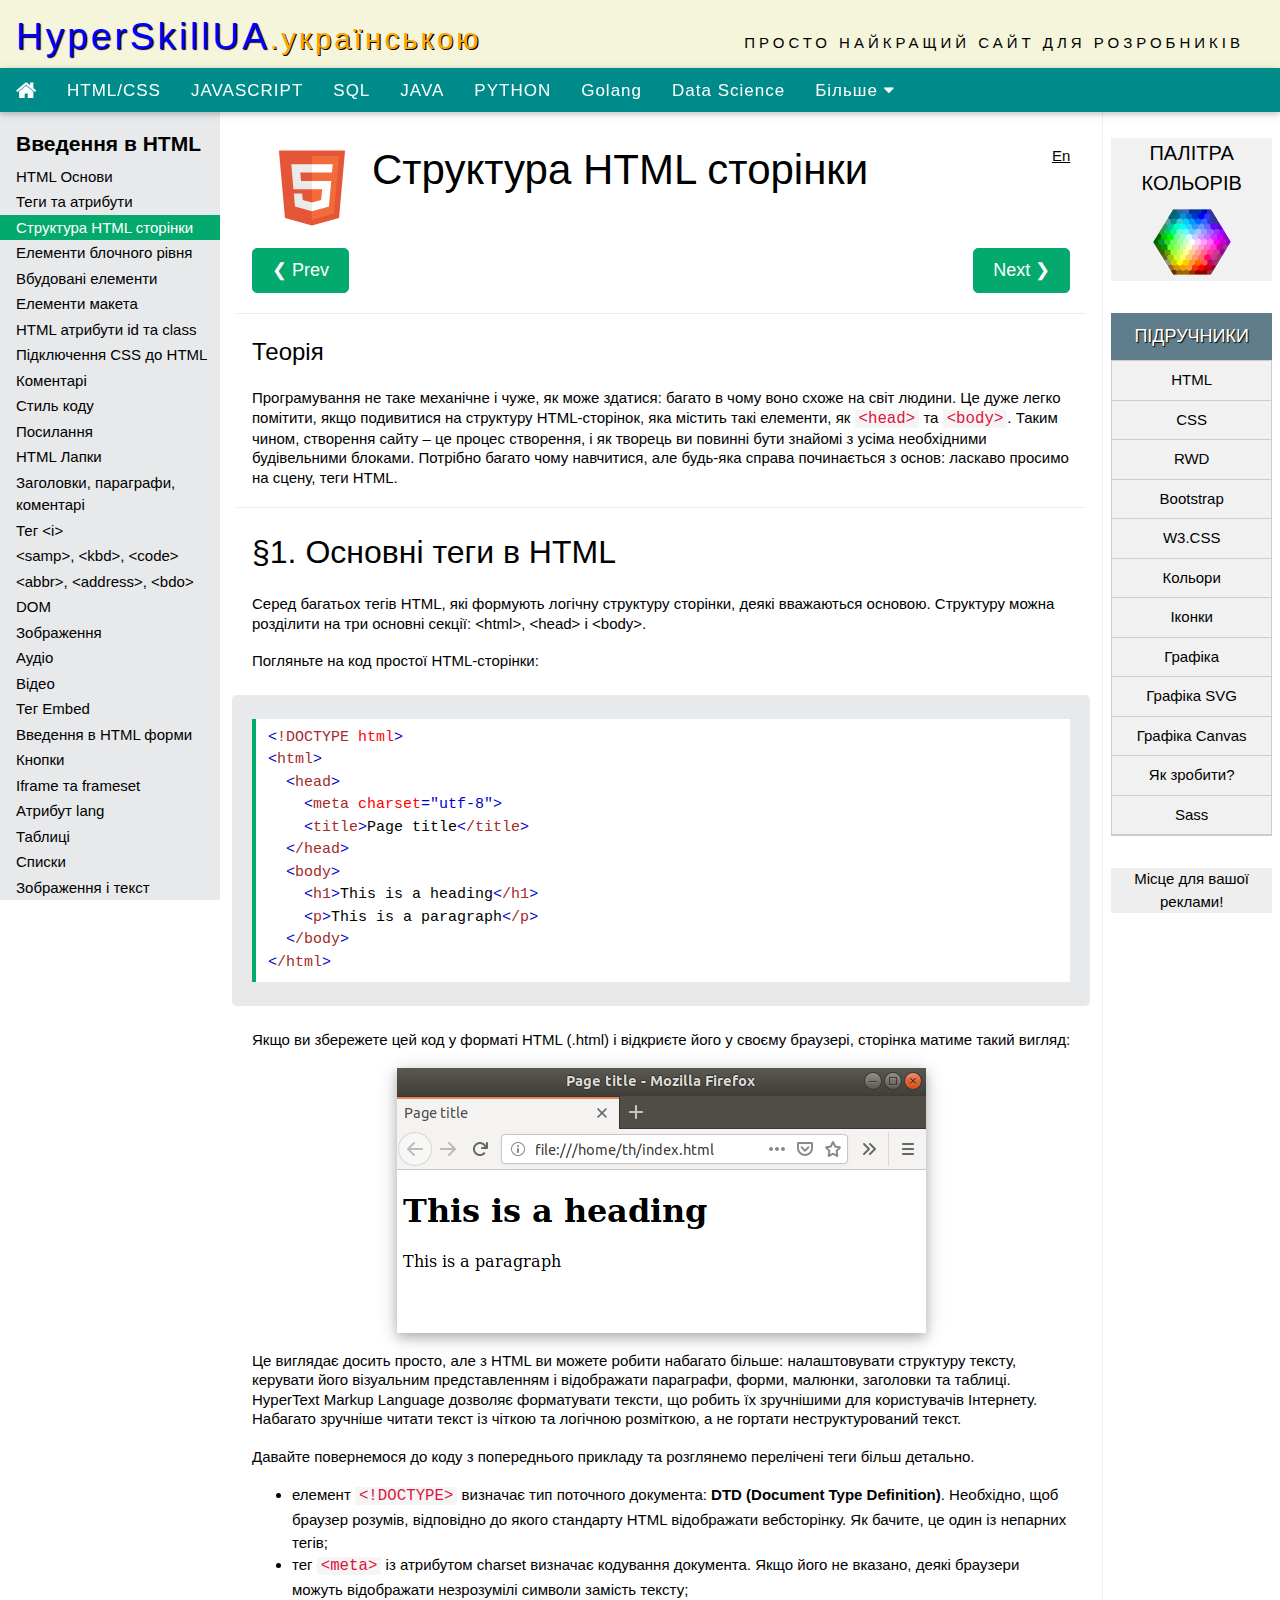
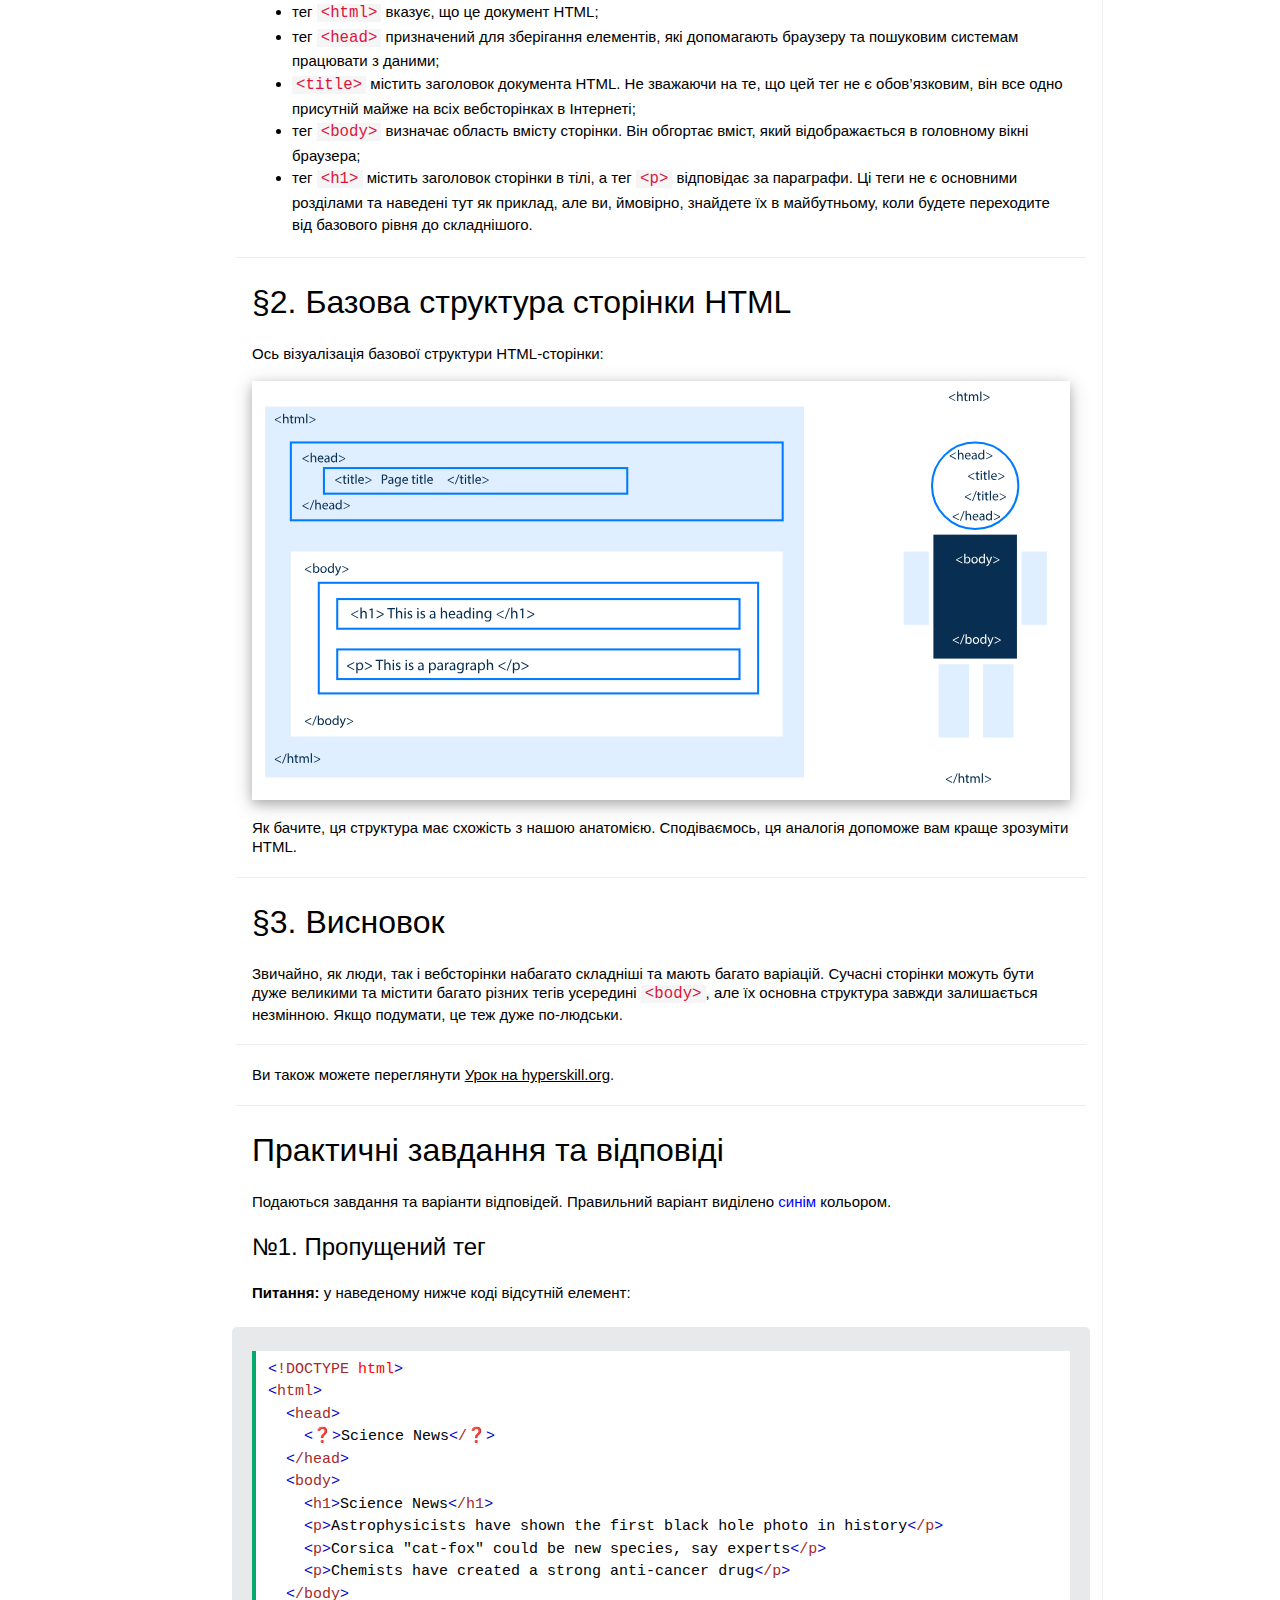
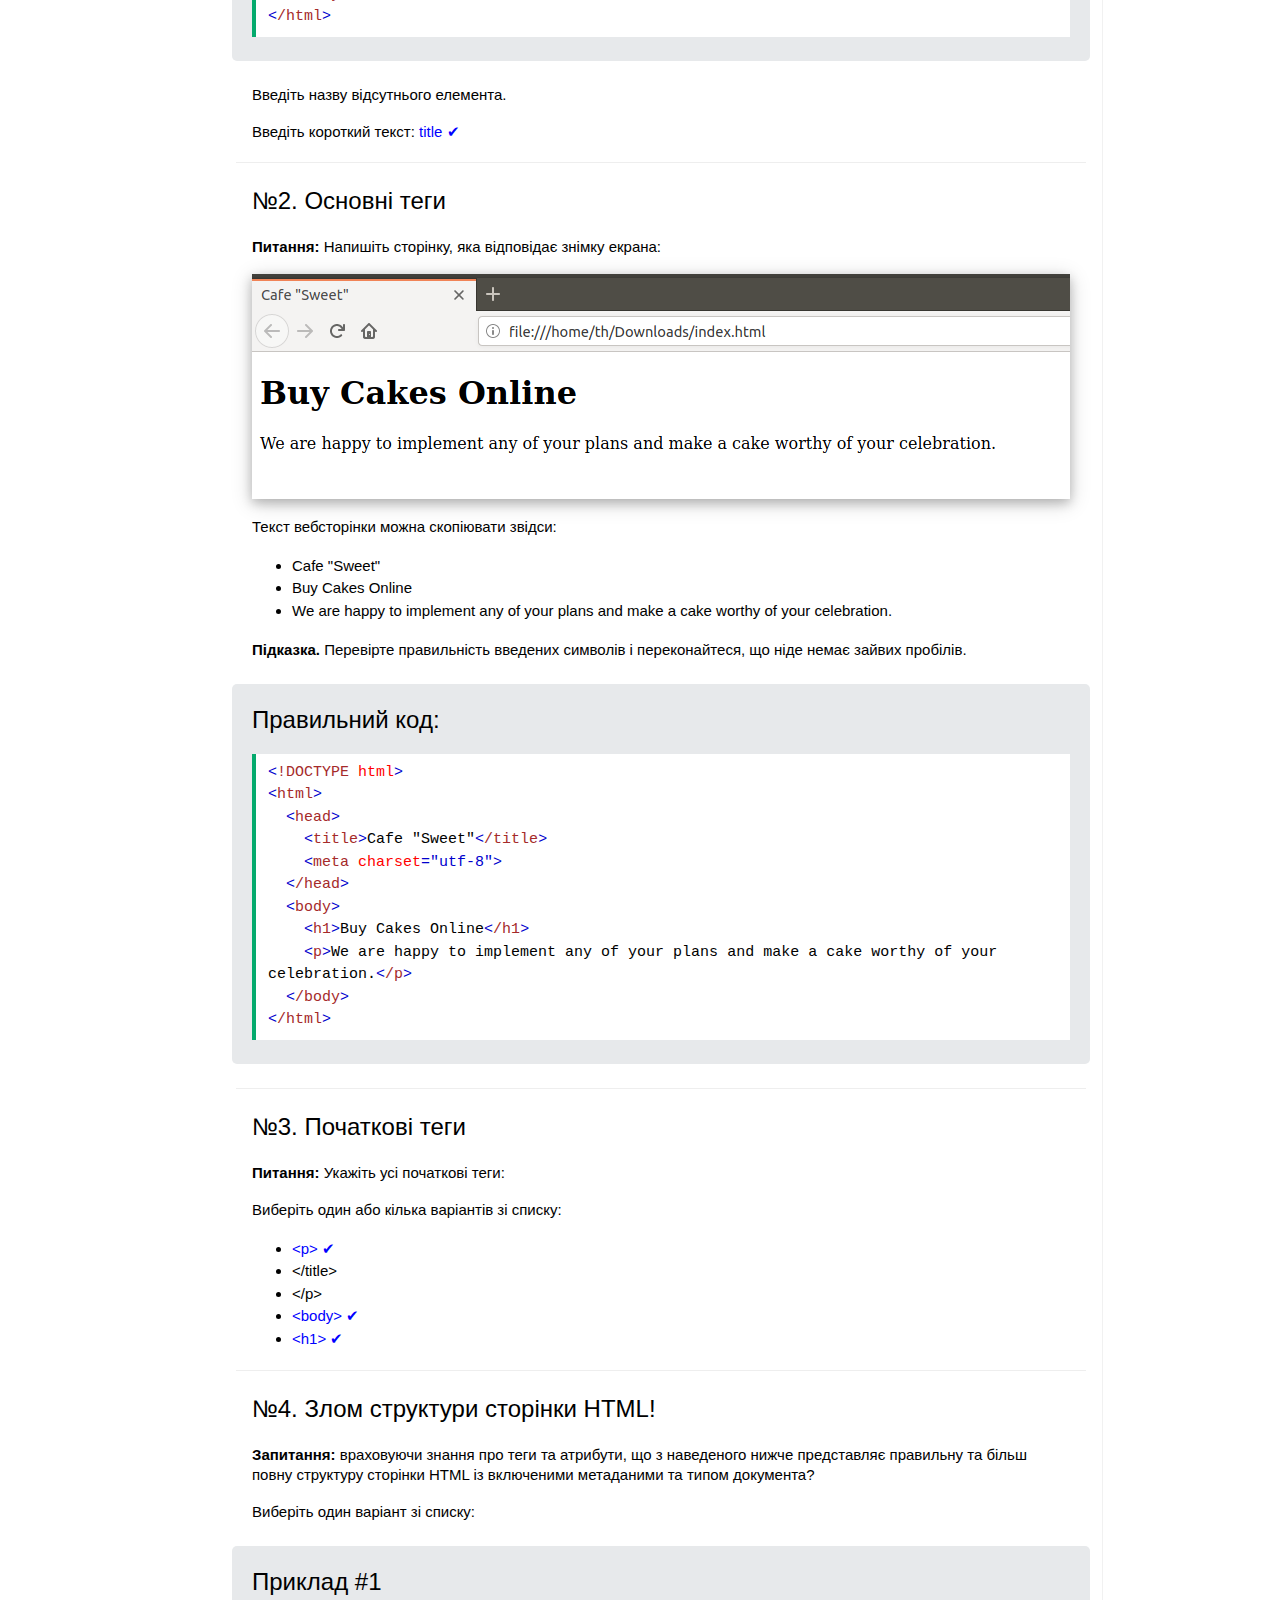
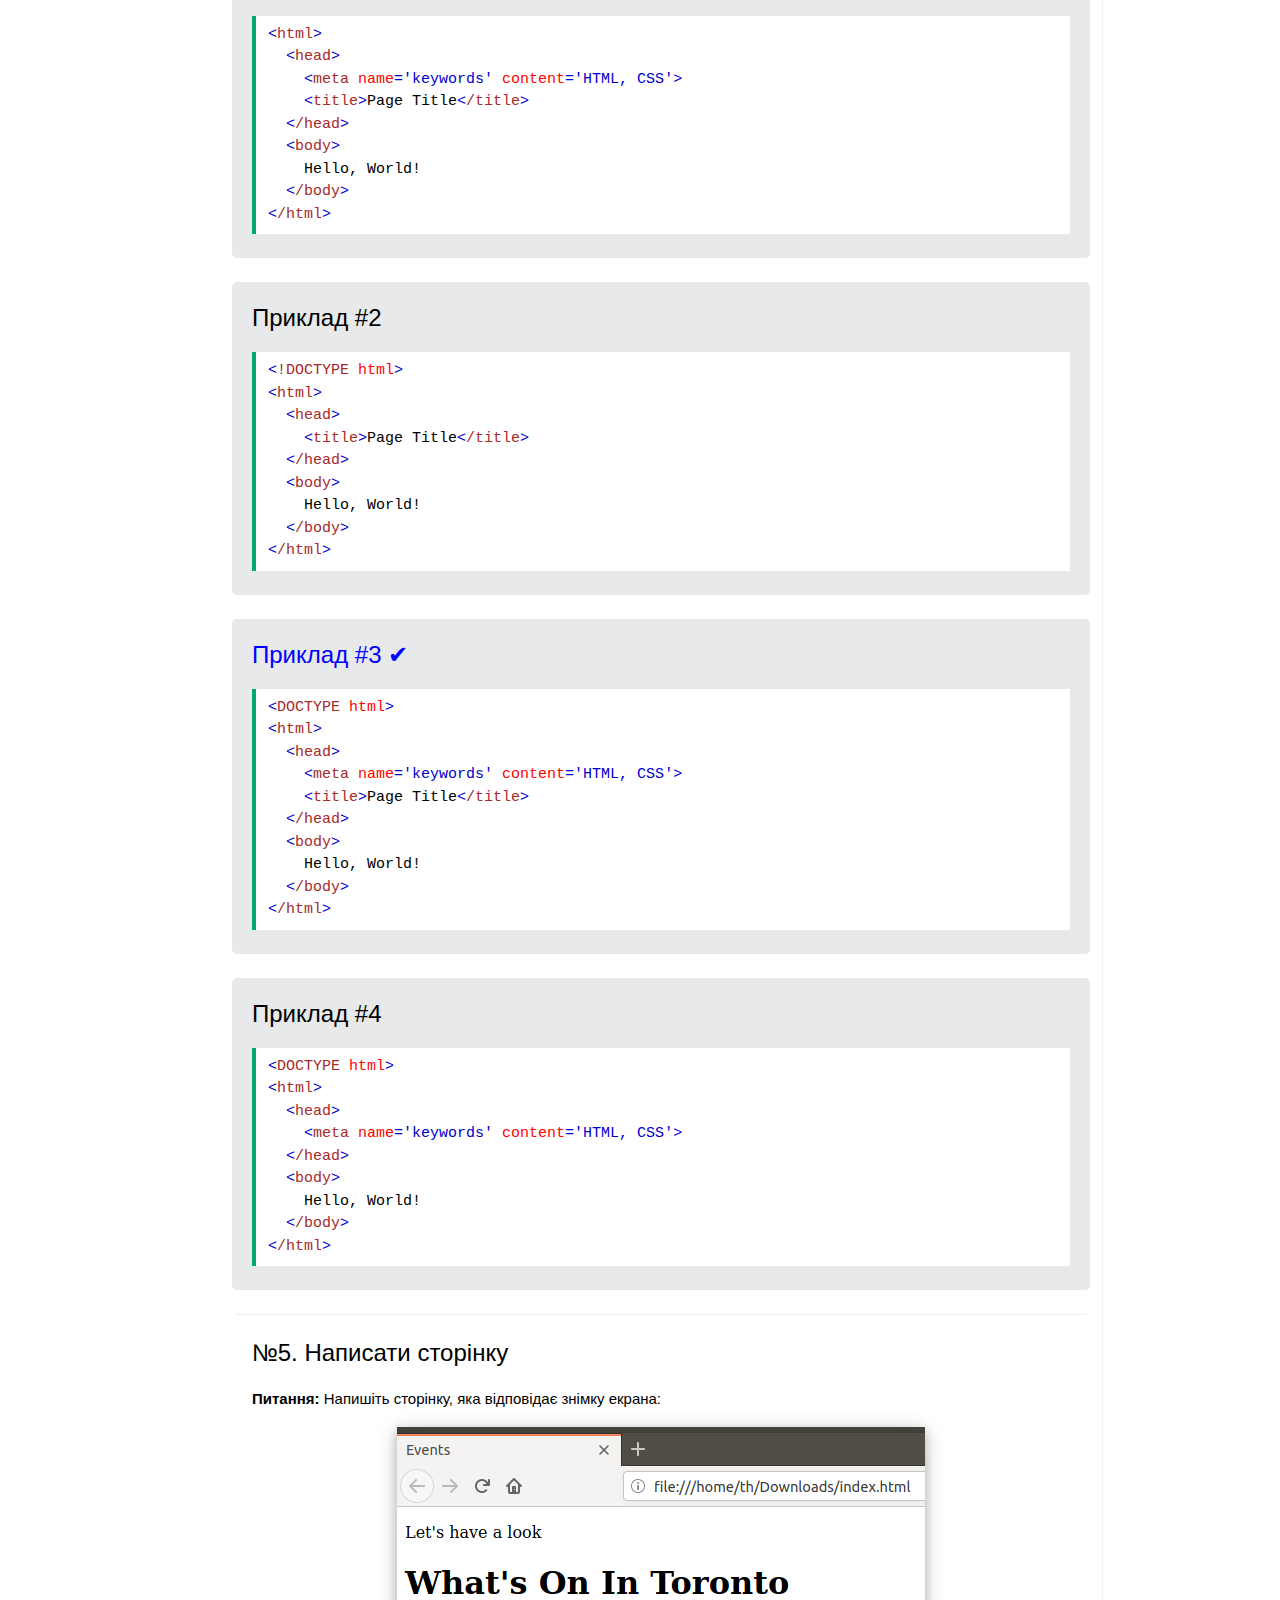
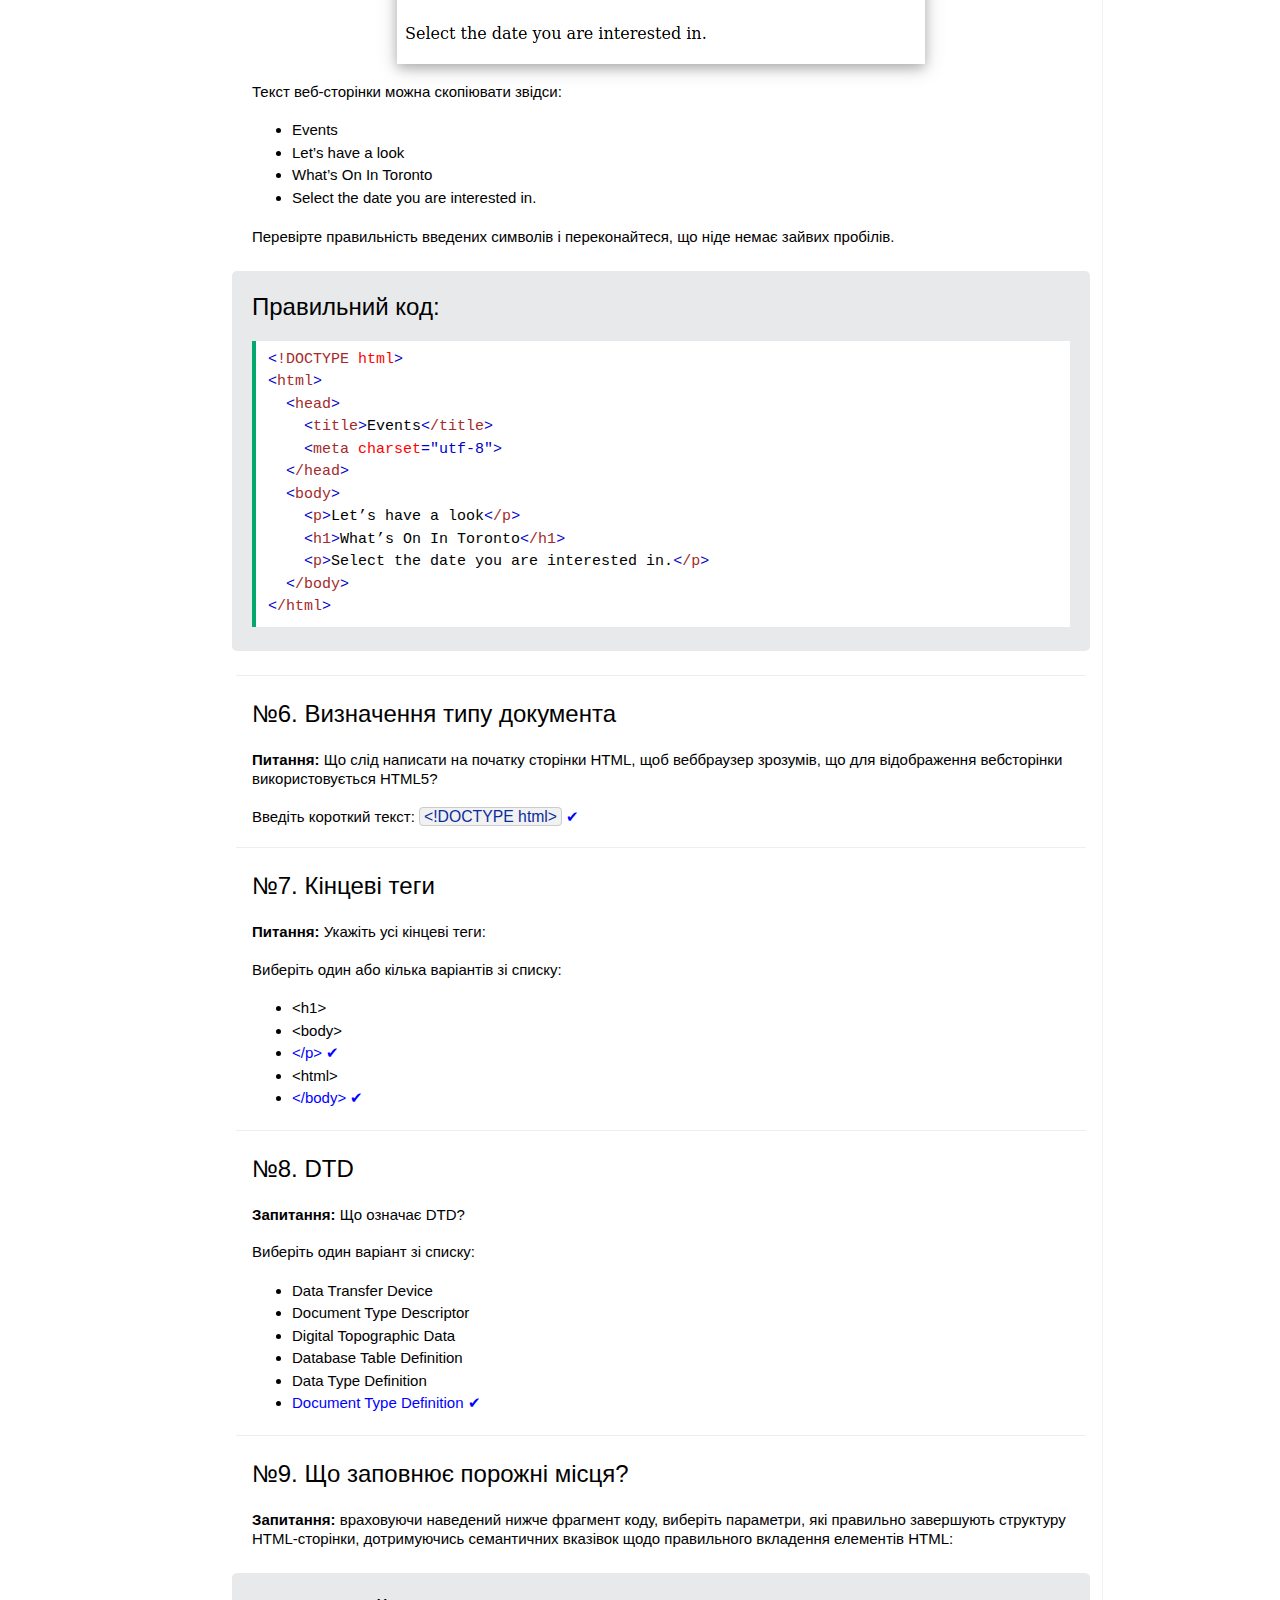
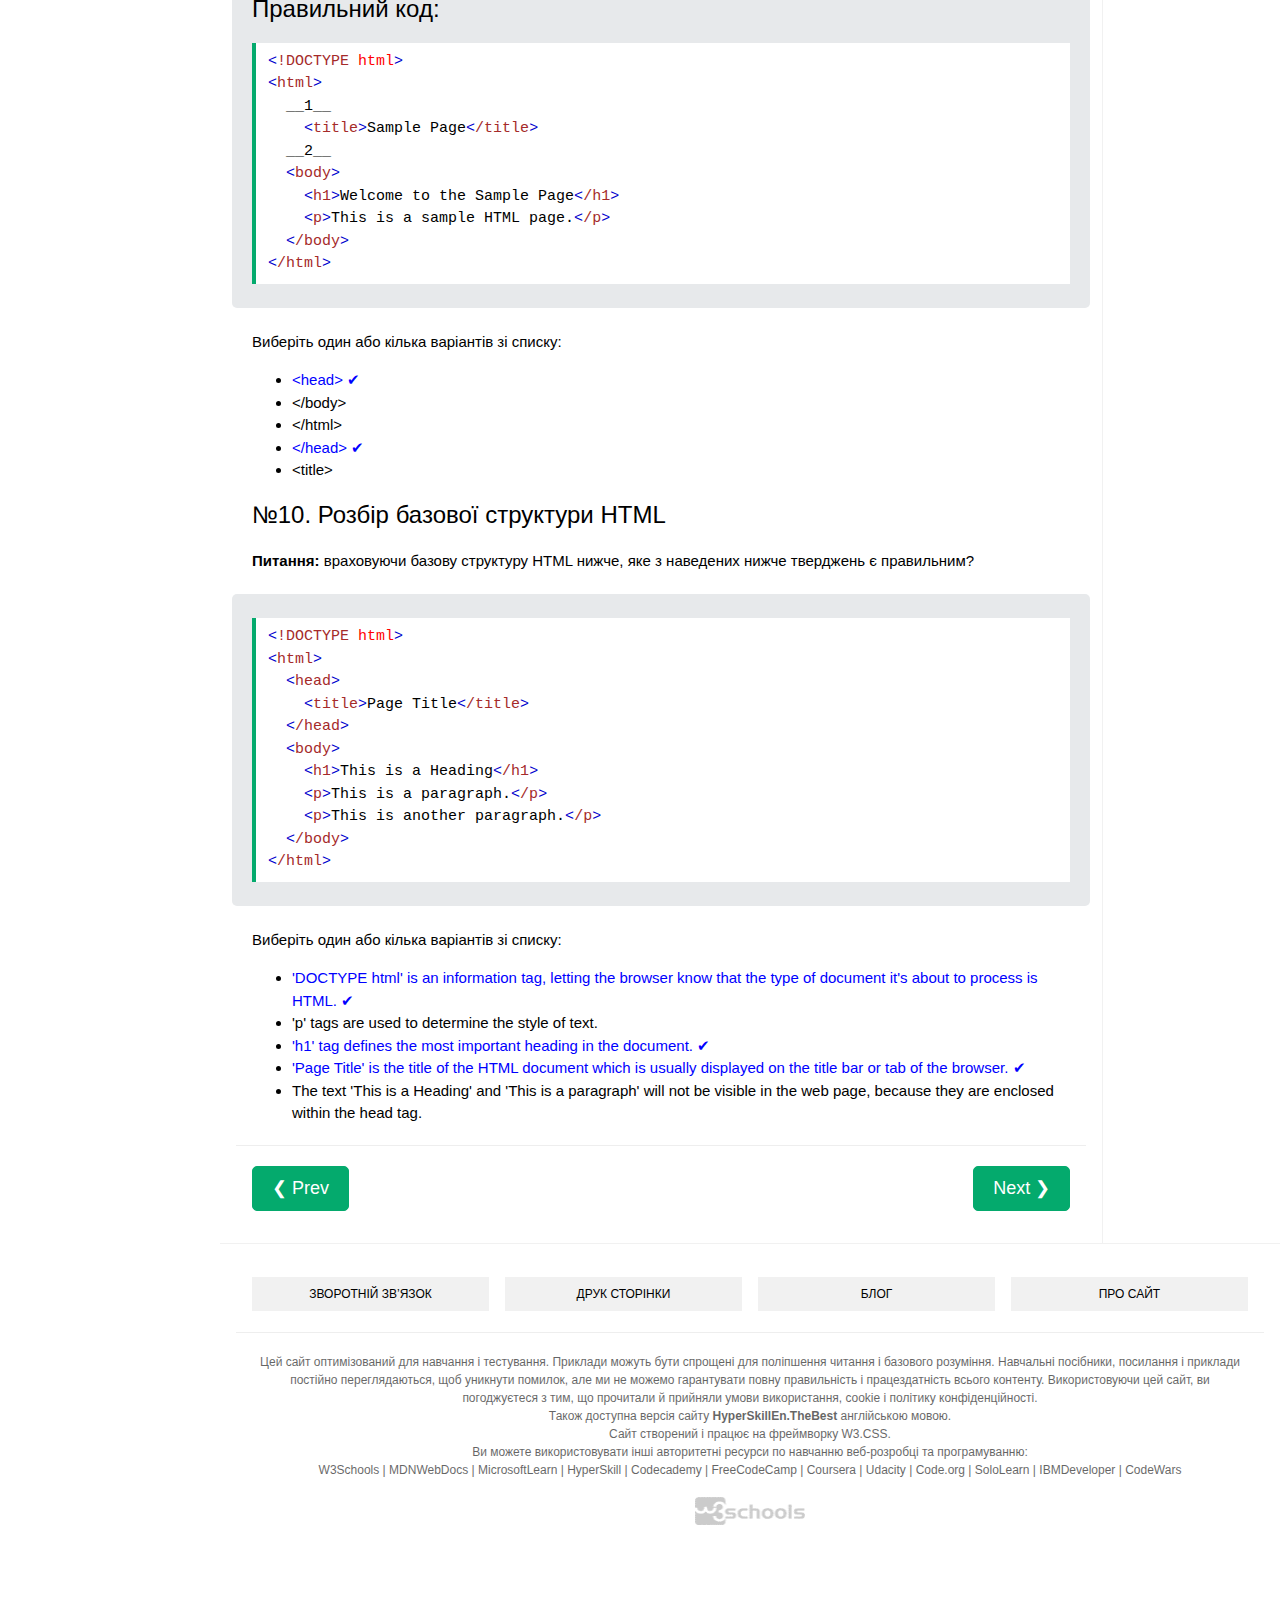
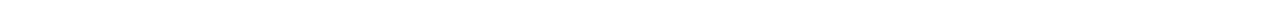
<file: 34/html-page-structure.html>
<!DOCTYPE html>
<html lang='uk'>
<meta charset='utf-8'>
<meta name='viewport' content='width=device-width, initial-scale=1'>
<meta http-equiv='X-UA-Compatible' content='ie=edge'>
<link rel='icon' href='../favicon.ico' type='image/x-icon'>
<link rel='stylesheet' href='../styles/w3.css'>
<link rel='stylesheet' href='../styles/external.css'>
<meta property="og:title" content='Уроки Hyperskill з відповідями на тестові завдання'>
<meta property='og:description' content='Hyperskill українською пропонує безкоштовні онлайн-уроки, навчальні та довідкові матеріали, завдання та вправи на більшості мовах програмування та створення веб-сайтів. Охоплює найбільш популярні технології, такі як HTML, CSS, JavaScript, PHP, Python, SQL, Java, Kotlin, Go та багато інших'>
<meta property='og:image' content='../images/w3schools_logo_436_2.png'>
<meta property='og:image:type' content='image/png'>
<meta property='og:image:width' content='436'>
<meta property='og:image:height' content='228'><title>Структура HTML сторінки. Введення в HTML. Уроки для початківців. Підручники Hyperskill українською</title>
<meta name='description' content='Структура сторінки HTML. Теорія. Основні теги в HTML. Базова структура сторінки HTML. Висновок. Практичні завдання та відповіді. Безплатні уроки онлайн з відповідями на завдання для новачків, школярів та студентів із Hyperskill українською мовою.'>
<div class='w3-container top'>
    <a class='w3schools-logo notranslate' href='../index.html'>HyperSkillUA<span class='dotcom w3-hide-small'>.українською</span></a>
    <div class='w3-right w3-hide-small w3-wide toptext' style="font-family:'Segoe UI',Arial,sans-serif">ПРОСТО НАЙКРАЩИЙ САЙТ ДЛЯ РОЗРОБНИКІВ</div>
</div>
<div style='display:none;position:absolute;z-index:4;right:52px;height:44px;background-color:#5f5f5f;letter-spacing:normal;' id='googleSearch'>
    <!--W3SchoolsUA-Google-Search-->
    <script async src='https://cse.google.com/cse.js?cx=751c3d18bb8a64f00'></script><div class='gcse-search'></div>
    <!--/W3SchoolsUA-Google-Search-->
</div>
<!--Top menu-->
<div class='w3-card-2 topnav notranslate' id='topnav'>
    <div style='overflow:auto;'>
        <div class='w3-bar w3-left' style='width:100%;overflow:hidden;height:44px'>
            <a class='topnav-icons fa fa-menu w3-hide-large w3-left w3-bar-item w3-button' href='javascript:void(0);' onclick='open_menu()' title='Меню'></a>
            <a class='topnav-icons fa fa-home w3-left w3-bar-item w3-button' href='../index.html' title='main'></a>
            <a class='w3-bar-item w3-button' href='../34/index.html' title='HTML Tutorial'>HTML/CSS</a>
            <a class='w3-bar-item w3-button' href='../32/index.html' title='JavaScript Tutorial'>JAVASCRIPT</a>
            <a class='w3-bar-item w3-button' href='../31/index.html' title='SQL Tutorial'>SQL</a>
            <a class='w3-bar-item w3-button' href='../8/index.html' title='Java Tutorial'>JAVA</a>
            <a class='w3-bar-item w3-button' href='../6/index.html' title='Python Tutorial'>PYTHON</a>
            <a class='w3-bar-item w3-button' href='../25/index.html' title='How To'>Golang</a>
            <a class='w3-bar-item w3-button' href='../28/index.html' title='W3.CSS Tutorial'>Data Science</a>
            <a class='w3-bar-item w3-button' href='../11/index.html' title='jQuery Tutorial'>Django</a>
            <a class='w3-bar-item w3-button w3-right' target='_blank' href='https://drive.google.com/open?id=1fddM8chCC273SbiTEYVNLorbZ2qij7fp' title='Завантажити книги безкоштовно із Google диска'>Книги</a>
            <a class='topnav-icons fa w3-right w3-bar-item w3-button' href='javascript:void(0);' onclick='open_search(this)' title='Пошук'>&#128269;</a>
            <a class='topnav-icons fa w3-right w3-bar-item w3-button' href='javascript:void(0);' onclick='changecodetheme(this)' title='Темна тема'>&#9681;</a>
            <a class='w3-bar-item w3-button' id='topnavbtn_tutorials' href='javascript:void(0);' onclick='w3_open_nav("tutorials")' title='Більше підручників'>Більше <i class='fa fa-caret-down'></i><i class='fa fa-caret-up' style='display:none'></i></a>
        </div>
        <div id='nav_tutorials' class='w3-bar-block w3-card-2' style='display:none;'>
            <span onclick='w3_close_nav("tutorials")' class='w3-button w3-xlarge w3-right' style='position:absolute;right:0;font-weight:bold;'>&times;</span>
            <div class='w3-row-padding' style='padding:24px 48px'>
                <div class='w3-col l3 m6'>
                    <h3>Підручники:</h3>
                    <a class='w3-bar-item w3-button' href='../8/index.html'>Введення в Java</a>
                    <a class='w3-bar-item w3-button' href='../2/index.html'>Python Ядро</a>
                    <a class='w3-bar-item w3-button' href='../18/index.html'>Kotlin Ядро</a>
                    <a class='w3-bar-item w3-button' href='../6/index.html'>Введення в Python</a>
                    <a class='w3-bar-item w3-button' href='../5/index.html'>Frontend Ядро</a>
                    <a class='w3-bar-item w3-button' href='../3/index.html'>Kotlin Розробник</a>
                    <a class='w3-bar-item w3-button' href='../12/index.html'>Java Backend Розробник</a>
                    <a class='w3-bar-item w3-button' href='../17/index.html'>Java Розробник</a>
                    <a class='w3-bar-item w3-button' href='../32/index.html'>Введення в JavaScript</a>
                    <a class='w3-bar-item w3-button' href='../25/index.html'>Введення в Go</a>
                    <a class='w3-bar-item w3-button' href='../15/index.html'>Java Ядро</a>
                    <a class='w3-bar-item w3-button' href='../28/index.html'>Введення в Data Science</a>
                    <a class='w3-bar-item w3-button' href='../31/index.html'>Введення в SQL</a>
                    <div class='w3-hide-large w3-hide-small'>
                        <a class='w3-bar-item w3-button' href='../9/index.html'>Java Desktop Application Розробник</a>
                        <a class='w3-bar-item w3-button' href='../26/index.html'>Введення в Командний рядок і оболонку Unix</a>
                        <a class='w3-bar-item w3-button' href='../30/index.html'>SQL із Python</a>
                        <a class='w3-bar-item w3-button' href='../38/index.html'>Spring Security для розробників Java Backend</a>
                        <a class='w3-bar-item w3-button' href='../16/index.html'>Розробка Android з Kotlin</a>
                        <a class='w3-bar-item w3-button' href='../11/index.html'>Введення в Django</a>
                        <a class='w3-bar-item w3-button' href='../42/index.html'>Алгоритми машинного навчання з нуля</a>
                        <a class='w3-bar-item w3-button' href='../34/index.html'>Введення в HTML та CSS</a>
                        <a class='w3-bar-item w3-button' href='../29/index.html'>Flask Розробник</a>
                        <a class='w3-bar-item w3-button' href='../10/index.html'>Введення в обробку природної мови</a>
                        <a class='w3-bar-item w3-button' href='../41/index.html'>Введення в Комп&#8217;ютерні алгоритми та Структури даних</a>
                        <a class='w3-bar-item w3-button' href='../27/index.html'>Введення в Лінійну алгебру</a>
                        <a class='w3-bar-item w3-button' href='../48/index.html'>Введення в Git</a>
                    </div>
                </div>
                <div class='w3-col l3 m6'>
                    <a class='w3-bar-item w3-button' href='../9/index.html'>Java Desktop Application Розробник</a>
                    <a class='w3-bar-item w3-button' href='../26/index.html'>Введення в Командний рядок і оболонку Unix</a>
                    <a class='w3-bar-item w3-button' href='../30/index.html'>SQL із Python</a>
                    <a class='w3-bar-item w3-button' href='../38/index.html'>Spring Security для розробників Java Backend</a>
                    <a class='w3-bar-item w3-button' href='../16/index.html'>Розробка Android з Kotlin</a>
                    <a class='w3-bar-item w3-button' href='../11/index.html'>Введення в Django</a>
                    <a class='w3-bar-item w3-button' href='../42/index.html'>Алгоритми машинного навчання з нуля</a>
                    <a class='w3-bar-item w3-button' href='../34/index.html'>Введення в HTML та CSS</a>
                    <a class='w3-bar-item w3-button' href='../29/index.html'>Flask Розробник</a>
                    <a class='w3-bar-item w3-button' href='../10/index.html'>Введення в обробку природної мови</a>
                    <a class='w3-bar-item w3-button' href='../41/index.html'>Введення в Комп&#8217;ютерні алгоритми та Структури даних</a>
                    <a class='w3-bar-item w3-button' href='../27/index.html'>Введення в Лінійну алгебру</a>
                    <a class='w3-bar-item w3-button' href='../48/index.html'>Введення в Git</a>
                    <div class='w3-hide-small'><br class='w3-hide-medium w3_hide-small'><br class='w3-hide-medium w3_hide-small'></div>
                </div>
                <div class='w3-col l3 m6'>
                    <a class='w3-bar-item w3-button' href='../33/index.html'>Математика для Машинного навчання</a>
                    <a class='w3-bar-item w3-button' href='../35/index.html'>Розширена Java</a>
                    <a class='w3-bar-item w3-button' href='../40/index.html'>SQL для Backend розробників</a>
                    <a class='w3-bar-item w3-button' href='../44/index.html'>Pandas для Аналізу даних</a>
                    <a class='w3-bar-item w3-button' href='../37/index.html'>Kotlin Backend Розробник зі Spring Boot</a>
                    <a class='w3-bar-item w3-button' href='../50/index.html'>Основні навички для Backend розробників</a>
                    <a class='w3-bar-item w3-button' href='../23/index.html'>Введення в Scala</a>
                    <a class='w3-bar-item w3-button' href='../69/index.html'>Введення в Kotlin</a>
                    <a class='w3-bar-item w3-button' href='../70/index.html'>Введення в Spring Boot із Java</a>
                    <a class='w3-bar-item w3-button' href='../57/index.html'>Введення в Математику</a>
                    <a class='w3-bar-item w3-button' href='../49/index.html'>Введення в Біоінформатику</a>
                    <a class='w3-bar-item w3-button' href='../58/index.html'>Python ООП</a>
                    <a class='w3-bar-item w3-button' href='../55/index.html'>Введення в Node.js</a>
                    <a class='w3-bar-item w3-button' href='../54/index.html'>Практика алгоритмів із Python</a>
                </div>
                <div class='w3-col l3 m6 w3-hide-medium'>
                    <a class='w3-bar-item w3-button' href='../59/index.html'>Python для науки</a>
                    <a class='w3-bar-item w3-button' href='../47/index.html'>Алгоритмічне мислення для розробників</a>
                    <a class='w3-bar-item w3-button' href='../45/index.html'>Введення в Ktor</a>
                    <a class='w3-bar-item w3-button' href='../65/index.html'>JavaScript Ядро</a>
                    <a class='w3-bar-item w3-button' href='../60/index.html'>Введення в MongoDB</a>
                    <a class='w3-bar-item w3-button' href='../62/index.html'>Аналіз даних в Біоінформатиці</a>
                    <a class='w3-bar-item w3-button' href='../79/index.html'>Чатботи та системи діалогу</a>
                    <a class='w3-bar-item w3-button' href='../61/index.html'>SQL для Аналізу даних</a>
                    <a class='w3-bar-item w3-button' href='../85/index.html'>Введення в Calculus</a>
                    <a class='w3-bar-item w3-button' href='../71/index.html'>Біоінформатика Ядро</a>
                </div>
            </div>
            <br>
        </div>
        <div id='nav_references' class='w3-bar-block w3-card-2'>
            <div class='w3-row-padding' style='padding:24px 48px'>
                <div class='w3-col l3 m6'></div>
                <div class='w3-col l3 m6'></div>
                <div class='w3-col l3 m6'></div>
                <div class='w3-col l3 m6 w3-hide-medium w3-hide-small'></div>
            </div>
            <br>
        </div>
        <div id='nav_exercises' class='w3-bar-block w3-card-2'>
            <div class='w3-row-padding' style='padding:24px 48px'>
                <div class='w3-col l4 m6'></div>
                <div class='w3-col l4 m6'></div>
                <div class='w3-col l4 m12'></div>
            </div>
            <br>
        </div>
    </div>
</div>
<!--/Top menu--><!--Left menu sidebar-->
<div class='w3-sidebar w3-collapse' id='sidenav'>
    <div id='leftmenuinner'>
        <div id='leftmenuinnerinner'>
            <nav>
                <h2 class='left'><span class='left_h2'><b>Введення в HTML</b></h2>
                <a target='_top' href='index.html'>HTML Основи</a>
                <a target='_top' href='tags-and-attributes.html'>Теги та атрибути</a>
                <a target='_top' href='html-page-structure.html'>Структура HTML сторінки</a>
                <a target='_top' href='block-level-elements.html'>Елементи блочного рівня</a>
                <a target='_top' href='inline-elements.html'>Вбудовані елементи</a>
                <a target='_top' href='layout-elements.html'>Елементи макета</a>
                <a target='_top' href='html-attributes-id-and-class.html'>HTML атрибути id та class</a>
                <a target='_top' href='connecting-css-to-html.html'>Підключення CSS до HTML</a>
                <a target='_top' href='comments.html'>Коментарі</a>
                <a target='_top' href='code-style.html'>Стиль коду</a>
                <a target='_top' href='links.html'>Посилання</a>
                <a target='_top' href='html-quotations.html'>HTML Лапки</a>
                <a target='_top' href='headings-paragraphs-comments.html'>Заголовки, параграфи, коментарі</a>
                <a target='_top' href='i-tag.html'>Тег &lt;i&gt;</a>
                <a target='_top' href='samp-kbd-code-tags.html'>&lt;samp&gt;, &lt;kbd&gt;, &lt;code&gt;</a>
                <a target='_top' href='abbr-address-bdo-tags.html'>&lt;abbr&gt;, &lt;address&gt;, &lt;bdo&gt;</a>
                <a target='_top' href='dom.html'>DOM</a>
                <a target='_top' href='images.html'>Зображення</a>
                <a target='_top' href='audio.html'>Аудіо</a>
                <a target='_top' href='video.html'>Відео</a>
                <a target='_top' href='tag-embed.html'>Тег Embed</a>
                <a target='_top' href='intro-to-html-forms.html'>Введення в HTML форми</a>
                <a target='_top' href='buttons.html'>Кнопки</a>
                <a target='_top' href='iframe-and-frameset.html'>Iframe та frameset</a>
                <a target='_top' href='the-lang-attribute.html'>Атрибут lang</a>
                <a target='_top' href='intro-to-tables.html'>Таблиці</a>
                <div class='tut_overview'>
                    <a target='_top' href='intro-to-tables.html'>Введення в таблиці</a>
                    <a target='_top' href='rows-cells-captions.html'>Рядки, клітинки, підписи</a>
                    <a target='_top' href='merging-cells.html'>Таблиці: об&#8217;єднання клітинок</a>
                    <a target='_top' href='sizing-tables.html'>Розміри таблиці</a>
                    <a target='_top' href='table-alignment.html'>Вирівнювання таблиці</a>
                    <a target='_top' href='table-sizing-and-alignment.html'>Розмір таблиці та вирівнювання</a>
                    <a target='_top' href='visibility.html'>Видимість</a>
                    <a target='_top' href='responsive-tables.html'>Адаптивні таблиці</a>
                </div>
                <a target='_top' href='intro-to-lists.html'>Списки</a>
                <div class='tut_overview'>
                    <a target='_top' href='intro-to-lists.html'>Введення в списки</a>
                    <a target='_top' href='ordered-list-and-types.html'>Впорядкований список і типи</a>
                    <a target='_top' href='unordered-list-and-types.html'>Невпорядкований список і типи</a>
                    <a target='_top' href='pseudo-classes.html'>Псевдокласи</a>
                    <a target='_top' href='list-style.html'>Стиль списку</a>
                </div>
                <a target='_top' href='images-and-text.html'>Зображення і текст</a>
                <a target='_top' href='html-progress-and-meter.html'>Прогрес і лічильник HTML</a>
                <a target='_top' href='connecting-javascript-to-html.html'>Підключення JavaScript до HTML</a>
                <a target='_top' href='the-dialog-tag.html'>Тег Dialog</a>
                <a target='_top' href='layout-grids.html'>Сітки макета</a>
                <a target='_top' href='the-html-seo-optimization.html'>HTML SEO оптимізація</a>
                <br>
                <h2 class='left'><span class='left_h2'><b>Введення в CSS</b></span></h2>
                <a target='_top' href='what-is-css.html'>Що таке CSS</a>
                <a target='_top' href='basic-syntax.html'>Базовий синтаксис</a>
                <a target='_top' href='css-selectors.html'>CSS Селектори</a>
                <a target='_top' href='relative-units.html'>Відносні одиниці</a>
                <a target='_top' href='absolute-units.html'>Абсолютні одиниці</a>
                <a target='_top' href='position.html'>Позиція</a>
                <a target='_top' href='float.html'>Float</a>
                <a target='_top' href='clear.html'>Clear</a>
                <a target='_top' href='positioning-properties.html'>Властивості позиціонування</a>
                <a target='_top' href='z-index.html'>z-index</a>
                <a target='_top' href='margin-and-padding.html'>Margin та Padding</a>
                <a target='_top' href='width-and-height.html'>Width та Height</a>
                <a target='_top' href='border.html'>Border</a>
                <a target='_top' href='overflow.html'>Overflow</a>
                <a target='_top' href='colors-in-CSS.html'>Кольори в CSS</a>
                <a target='_top' href='background.html'>Background</a>
                <a target='_top' href='using-fonts.html'>Використання шрифтів</a>
                <a target='_top' href='line-height.html'>Висота рядка</a>
                <a target='_top' href='text-alignment.html'>Вирівнювання тексту</a>
                <a target='_top' href='google-fonts.html'>Google шрифти</a>
                <a target='_top' href='introduction-to-flexbox.html'>Введення в Flexbox</a>
                <a target='_top' href='orientation-and-display-order.html'>Орієнтація та порядок відображення</a>
                <a target='_top' href='flexibility-growth-and-contraction-ratio.html'>Гнучкість, співвідношення зростання і скорочення</a>
                <a target='_top' href='axis-alignment.html'>Вирівнювання осей</a>
                <a target='_top' href='comments.html'>Коментарі</a>
                <a target='_top' href='code-style.html'>Стиль коду</a>
                <a target='_top' href='media-queries.html'>Медіазапити</a>
                <a target='_top' href='visibility.html'>Видимість</a>
                <a target='_top' href='transform.html'>Трансформації</a>
                <a target='_top' href='backface-visibility.html'>Backface-visibility</a>
                <a target='_top' href='transitions.html'>Переходи</a>
                <a target='_top' href='introduction-to-animation.html'>Введення в анімацію</a>
                <a target='_top' href='pseudo-classes.html'>Псевдокласи</a>
                <a target='_top' href='attribute-selectors-and-universal-selector.html'>Селектори атрибутів і універсальний селектор</a>
                <a target='_top' href='combinators.html'>Комбінатори</a>
                <a target='_top' href='pseudo-elements.html'>Псевдоелементи</a>
                <a target='_top' href='contextual-selectors.html'>Контекстні селектори</a>
                <a target='_top' href='specificity.html'>Специфіка</a>
                <br><br>
            </nav>
        </div>
    </div>
</div>
<!--/Left menu sidebar--><!--CONTENT-->
<div class='w3-main w3-light-grey' id='belowtopnav' style='margin-left:220px;'>
    <div class='w3-row w3-white'>
        <div class='w3-col l10 m12' id='main'>
          <div class="adver_adup">
    <script async src="https://pagead2.googlesyndication.com/pagead/js/adsbygoogle.js?client=ca-pub-6358227327561384" crossorigin="anonymous"></script>
    <!-- adup_gorizontal -->
    <ins class="adsbygoogle" style="display:block" data-ad-client="ca-pub-6358227327561384" data-ad-slot="5050829044" data-ad-format="auto" data-full-width-responsive="true"></ins>
    <script>(adsbygoogle = window.adsbygoogle || []).push({});</script>
</div>            <a href='index.html'><img src='../svg/HTML5_icon.svg' alt='HTML5. Уроки для початківців. Hyperskill українською' class='w3-left' title='Уроки HTML5 для початківців. Hyperskill українською' style='width:120px;padding: 10px'></a><p class='w3-right'>
    <a href='html-page-structure_en.html' title='Перейти на англійську мову'>En</a>
</p>
<article>
    <h1>Структура HTML сторінки</h1>
    <div class='w3-clear nextprev'>
        <a class='w3-left w3-btn' href='tags-and-attributes.html'>&#10094; Prev</a>
        <a class='w3-right w3-btn' href='block-level-elements.html'>Next &#10095;</a>
    </div>
    <hr>
    <h3>Теорія</h3>
    <p>Програмування не таке механічне і чуже, як може здатися: багато в чому воно схоже на світ людини. Це дуже легко помітити, якщо подивитися на структуру HTML-сторінок, яка містить такі елементи, як <code class="w3-codespan">&lt;head&gt;</code> та <code class="w3-codespan">&lt;body&gt;</code>. Таким чином, створення сайту – це процес створення, і як творець ви повинні бути знайомі з усіма необхідними будівельними блоками. Потрібно багато чому навчитися, але будь-яка справа починається з основ: ласкаво просимо на сцену, теги HTML.</p>
    <hr>
    <h2>§1. Основні теги в HTML</h2>
    <p>Серед багатьох тегів HTML, які формують логічну структуру сторінки, деякі вважаються основою. Структуру можна розділити на три основні секції: &lt;html&gt;, &lt;head&gt; і &lt;body&gt;.</p>
    <p>Погляньте на код простої HTML-сторінки:</p>
    <div class='w3-example'>
        <div class='w3-code notranslate htmlHigh'>
            &lt;!DOCTYPE html&gt;<br>
            &lt;html&gt;<br>
            &nbsp;&nbsp;&lt;head&gt;<br>
            &nbsp;&nbsp;&nbsp;&nbsp;&lt;meta charset="utf-8"&gt;<br>
            &nbsp;&nbsp;&nbsp;&nbsp;&lt;title&gt;Page title&lt;/title&gt;<br>
            &nbsp;&nbsp;&lt;/head&gt;<br>
            &nbsp;&nbsp;&lt;body&gt;<br>
            &nbsp;&nbsp;&nbsp;&nbsp;&lt;h1&gt;This is a heading&lt;/h1&gt;<br>
            &nbsp;&nbsp;&nbsp;&nbsp;&lt;p&gt;This is a paragraph&lt;/p&gt;<br>
            &nbsp;&nbsp;&lt;/body&gt;<br>
            &lt;/html&gt;
        </div>
    </div>
    <p>Якщо ви збережете цей код у форматі HTML (.html) і відкриєте його у своєму браузері, сторінка матиме такий вигляд:</p>
    <img src="../images/simple_page.png" alt="Приклад html сторінки" class="w3-image w3-card-4 img-center">
    <p>Це виглядає досить просто, але з HTML ви можете робити набагато більше: налаштовувати структуру тексту, керувати його візуальним представленням і відображати параграфи, форми, малюнки, заголовки та таблиці. HyperText Markup Language дозволяє форматувати тексти, що робить їх зручнішими для користувачів Інтернету. Набагато зручніше читати текст із чіткою та логічною розміткою, а не гортати неструктурований текст.</p>
    <p>Давайте повернемося до коду з попереднього прикладу та розглянемо перелічені теги більш детально.</p>
    <ul>
        <li>елемент <code class="w3-codespan">&lt;!DOCTYPE&gt;</code> визначає тип поточного документа: <b>DTD (Document Type Definition)</b>. Необхідно, щоб браузер розумів, відповідно до якого стандарту HTML відображати вебсторінку. Як бачите, це один із непарних тегів;</li>
        <li>тег <code class="w3-codespan">&lt;meta&gt;</code> із атрибутом charset визначає кодування документа. Якщо його не вказано, деякі браузери можуть відображати незрозумілі символи замість тексту;</li>
        <li>тег <code class="w3-codespan">&lt;html&gt;</code> вказує, що це документ HTML;</li>
        <li>тег <code class="w3-codespan">&lt;head&gt;</code> призначений для зберігання елементів, які допомагають браузеру та пошуковим системам працювати з даними;</li>
        <li><code class="w3-codespan">&lt;title&gt;</code> містить заголовок документа HTML. Не зважаючи на те, що цей тег не є обов&#8217;язковим, він все одно присутній майже на всіх вебсторінках в Інтернеті;</li>
        <li>тег <code class="w3-codespan">&lt;body&gt;</code> визначає область вмісту сторінки. Він обгортає вміст, який відображається в головному вікні браузера;</li>
        <li>тег <code class="w3-codespan">&lt;h1&gt;</code> містить заголовок сторінки в тілі, а тег <code class="w3-codespan">&lt;p&gt;</code> відповідає за параграфи. Ці теги не є основними розділами та наведені тут як приклад, але ви, ймовірно, знайдете їх в майбутньому, коли будете переходите від базового рівня до складнішого.</li>
    </ul>
    <hr>
    <h2>§2. Базова структура сторінки HTML</h2>
    <p>Ось візуалізація базової структури HTML-сторінки:</p>
    <img src="../svg/html-page-structure.svg" alt="Basic HTML Page Structure" class="w3-image w3-card-4 img-center">
    <p>Як бачите, ця структура має схожість з нашою анатомією. Сподіваємось, ця аналогія допоможе вам краще зрозуміти HTML.</p>
    <hr>
    <div class="adver_adinfeed">
    <script async src="https://pagead2.googlesyndication.com/pagead/js/adsbygoogle.js?client=ca-pub-6358227327561384" crossorigin="anonymous"></script>
    <ins class="adsbygoogle" style="display:block" data-ad-format="fluid" data-ad-layout-key="-5o+cq-k-pl+1ar" data-ad-client="ca-pub-6358227327561384" data-ad-slot="2302652563"></ins>
    <script>(adsbygoogle = window.adsbygoogle || []).push({});</script>
</div>    <h2>§3. Висновок</h2>
    <p>Звичайно, як люди, так і вебсторінки набагато складніші та мають багато варіацій. Сучасні сторінки можуть бути дуже великими та містити багато різних тегів усередині <code class="w3-codespan">&lt;body&gt;</code>, але їх основна структура завжди залишається незмінною. Якщо подумати, це теж дуже по-людськи.</p>
    <hr>
    <p>Ви також можете переглянути <a href="https://hyperskill.org/learn/step/6491" target="_blank" rel="nofollow">Урок на hyperskill.org</a>.</p>
    <hr>
    <h2>Практичні завдання та відповіді</h2>
    <p>Подаються завдання та варіанти відповідей. Правильний варіант виділено <span style="color:blue">синім</span> кольором.</p>
    <h3>№1. Пропущений тег</h3>
    <p><b>Питання:</b> у наведеному нижче коді відсутній елемент:</p>
    <div class='w3-example'>
        <div class='w3-code notranslate htmlHigh'>
            &lt;!DOCTYPE html&gt;<br>
            &lt;html&gt;<br>
            &nbsp;&nbsp;&lt;head&gt;<br>
            &nbsp;&nbsp;&nbsp;&nbsp;&lt;❓&gt;Science News&lt;/❓&gt;<br>
            &nbsp;&nbsp;&lt;/head&gt;<br>
            &nbsp;&nbsp;&lt;body&gt;<br>
            &nbsp;&nbsp;&nbsp;&nbsp;&lt;h1&gt;Science News&lt;/h1&gt;<br>
            &nbsp;&nbsp;&nbsp;&nbsp;&lt;p&gt;Astrophysicists have shown the first black hole photo in history&lt;/p&gt;<br>
            &nbsp;&nbsp;&nbsp;&nbsp;&lt;p&gt;Corsica "cat-fox" could be new species, say experts&lt;/p&gt;<br>
            &nbsp;&nbsp;&nbsp;&nbsp;&lt;p&gt;Chemists have created a strong anti-cancer drug&lt;/p&gt;<br>
            &nbsp;&nbsp;&lt;/body&gt;<br>
            &lt;/html&gt;
        </div>
    </div>
    <p>Введіть назву відсутнього елемента.</p>
    <p>Введіть короткий текст: <span style="color:blue">title &#x2714;</span></p>
    <hr>
    <h3>№2. Основні теги</h3>
    <p><b>Питання:</b> Напишіть сторінку, яка відповідає знімку екрана:</p>
    <img src="../images/ucarecdn.png" alt="Basic HTML Page" class="w3-image w3-card-4 img-center">
    <p>Текст вебсторінки можна скопіювати звідси:</p>
    <ul>
        <li>Cafe "Sweet"</li>
        <li>Buy Cakes Online</li>
        <li>We are happy to implement any of your plans and make a cake worthy of your celebration.</li>
    </ul>
    <p><b>Підказка.</b> Перевірте правильність введених символів і переконайтеся, що ніде немає зайвих пробілів.</p>
    <div class='w3-example'>
        <h3>Правильний код:</h3>
        <div class='w3-code notranslate htmlHigh'>
            &lt;!DOCTYPE html&gt;<br>
            &lt;html&gt;<br>
            &nbsp;&nbsp;&lt;head&gt;<br>
            &nbsp;&nbsp;&nbsp;&nbsp;&lt;title&gt;Cafe "Sweet"&lt;/title&gt;<br>
            &nbsp;&nbsp;&nbsp;&nbsp;&lt;meta charset="utf-8"&gt;<br>
            &nbsp;&nbsp;&lt;/head&gt;<br>
            &nbsp;&nbsp;&lt;body&gt;<br>
            &nbsp;&nbsp;&nbsp;&nbsp;&lt;h1&gt;Buy Cakes Online&lt;/h1&gt;<br>
            &nbsp;&nbsp;&nbsp;&nbsp;&lt;p&gt;We are happy to implement any of your plans and make a cake worthy of your celebration.&lt;/p&gt;<br>
            &nbsp;&nbsp;&lt;/body&gt;<br>
            &lt;/html&gt;
        </div>
    </div>
    <hr>
    <h3>№3. Початкові теги</h3>
    <p><b>Питання:</b> Укажіть усі початкові теги:</p>
    <p>Виберіть один або кілька варіантів зі списку:</p>
    <ul>
        <li><span style="color:blue">&lt;p&gt; &#x2714;</li>
        <li>&lt;/title&gt;</li>
        <li>&lt;/p&gt;</li>
        <li><span style="color:blue">&lt;body&gt; &#x2714;</li>
        <li><span style="color:blue">&lt;h1&gt; &#x2714;</li>
    </ul>
    <hr>
    <h3>№4. Злом структури сторінки HTML!</h3>
    <p><b>Запитання:</b> враховуючи знання про теги та атрибути, що з наведеного нижче представляє правильну та більш повну структуру сторінки HTML із включеними метаданими та типом документа?</p>
    <p>Виберіть один варіант зі списку:</p>
    <div class='w3-example'>
        <h3>Приклад #1</h3>
        <div class='w3-code notranslate htmlHigh'>
            <!DOCTYPE html>
            &lt;html&gt;<br>
            &nbsp;&nbsp;&lt;head&gt;<br>
            &nbsp;&nbsp;&nbsp;&nbsp;&lt;meta name='keywords' content='HTML, CSS'&gt;<br>
            &nbsp;&nbsp;&nbsp;&nbsp;&lt;title&gt;Page Title&lt;/title&gt;<br>
            &nbsp;&nbsp;&lt;/head&gt;<br>
            &nbsp;&nbsp;&lt;body&gt;<br>
            &nbsp;&nbsp;&nbsp;&nbsp;Hello, World!<br>
            &nbsp;&nbsp;&lt;/body&gt;<br>
            &lt;/html&gt;
        </div>
    </div>
    <div class='w3-example'>
        <h3>Приклад #2</h3>
        <div class='w3-code notranslate htmlHigh'>
            &lt;!DOCTYPE html&gt;<br>
            &lt;html&gt;<br>
            &nbsp;&nbsp;&lt;head&gt;<br>
            &nbsp;&nbsp;&nbsp;&nbsp;&lt;title&gt;Page Title&lt;/title&gt;<br>
            &nbsp;&nbsp;&lt;/head&gt;<br>
            &nbsp;&nbsp;&lt;body&gt;<br>
            &nbsp;&nbsp;&nbsp;&nbsp;Hello, World!<br>
            &nbsp;&nbsp;&lt;/body&gt;<br>
            &lt;/html&gt;
        </div>
    </div>
    <div class='w3-example'>
        <h3><span style="color:blue">Приклад #3 &#x2714;</span></h3>
        <div class='w3-code notranslate htmlHigh'>
            &lt;DOCTYPE html&gt;<br>
            &lt;html&gt;<br>
            &nbsp;&nbsp;&lt;head&gt;<br>
            &nbsp;&nbsp;&nbsp;&nbsp;&lt;meta name='keywords' content='HTML, CSS'&gt;<br>
            &nbsp;&nbsp;&nbsp;&nbsp;&lt;title&gt;Page Title&lt;/title&gt;<br>
            &nbsp;&nbsp;&lt;/head&gt;<br>
            &nbsp;&nbsp;&lt;body&gt;<br>
            &nbsp;&nbsp;&nbsp;&nbsp;Hello, World!<br>
            &nbsp;&nbsp;&lt;/body&gt;<br>
            &lt;/html&gt;
        </div>
    </div>
    <div class='w3-example'>
        <h3>Приклад #4</h3>
        <div class='w3-code notranslate htmlHigh'>
            &lt;DOCTYPE html&gt;<br>
            &lt;html&gt;<br>
            &nbsp;&nbsp;&lt;head&gt;<br>
            &nbsp;&nbsp;&nbsp;&nbsp;&lt;meta name='keywords' content='HTML, CSS'&gt;<br>
            &nbsp;&nbsp;&lt;/head&gt;<br>
            &nbsp;&nbsp;&lt;body&gt;<br>
            &nbsp;&nbsp;&nbsp;&nbsp;Hello, World!<br>
            &nbsp;&nbsp;&lt;/body&gt;<br>
            &lt;/html&gt;
        </div>
    </div>
    <hr>
    <h3>№5. Написати сторінку</h3>
    <p><b>Питання:</b> Напишіть сторінку, яка відповідає знімку екрана:</p>
    <img src="../images/ucarecdn1.png" alt="Basic HTML Page" class="w3-image w3-card-4 img-center">
    <p>Текст веб-сторінки можна скопіювати звідси:</p>
    <ul>
        <li>Events</li>
        <li>Let&#8217;s have a look</li>
        <li>What&#8217;s On In Toronto</li>
        <li>Select the date you are interested in.</li>
    </ul>
    <p>Перевірте правильність введених символів і переконайтеся, що ніде немає зайвих пробілів.</p>
    <div class='w3-example'>
        <h3>Правильний код:</h3>
        <div class='w3-code notranslate htmlHigh'>
            &lt;!DOCTYPE html&gt;<br>
            &lt;html&gt;<br>
            &nbsp;&nbsp;&lt;head&gt;<br>
            &nbsp;&nbsp;&nbsp;&nbsp;&lt;title&gt;Events&lt;/title&gt;<br>
            &nbsp;&nbsp;&nbsp;&nbsp;&lt;meta charset="utf-8"&gt;<br>
            &nbsp;&nbsp;&lt;/head&gt;<br>
            &nbsp;&nbsp;&lt;body&gt;<br>
            &nbsp;&nbsp;&nbsp;&nbsp;&lt;p&gt;Let&#8217;s have a look&lt;/p&gt;<br>
            &nbsp;&nbsp;&nbsp;&nbsp;&lt;h1&gt;What&#8217;s On In Toronto&lt;/h1&gt;<br>
            &nbsp;&nbsp;&nbsp;&nbsp;&lt;p&gt;Select the date you are interested in.&lt;/p&gt;<br>
            &nbsp;&nbsp;&lt;/body&gt;<br>
            &lt;/html&gt;
        </div>
    </div>
    <hr>
    <h3>№6. Визначення типу документа</h3>
    <p><b>Питання:</b> Що слід написати на початку сторінки HTML, щоб веббраузер зрозумів, що для відображення вебсторінки використовується HTML5?</p>
    <p>Введіть короткий текст: <span style="color:blue"><span class="h-codespan">&lt;!DOCTYPE html&gt;</span> &#x2714;</span></p>
    <hr>
    <h3>№7. Кінцеві теги</h3>
    <p><b>Питання:</b> Укажіть усі кінцеві теги:</p>
    <p>Виберіть один або кілька варіантів зі списку:</p>
    <ul>
        <li>&lt;h1&gt;</li>
        <li>&lt;body&gt;</li>
        <li><span style="color:blue">&lt;/p&gt; &#x2714;</span></li>
        <li>&lt;html&gt;</li>
        <li><span style="color:blue">&lt;/body&gt; &#x2714;</span></li>
    </ul>
    <hr>
    <h3>№8. DTD</h3>
    <p><b>Запитання:</b> Що означає DTD?</p>
    <p>Виберіть один варіант зі списку:</p>
    <ul>
        <li>Data Transfer Device</li>
        <li>Document Type Descriptor</li>
        <li>Digital Topographic Data</li>
        <li>Database Table Definition</li>
        <li>Data Type Definition</li>
        <li><span style="color:blue">Document Type Definition &#x2714;</span></li>
    </ul>
    <hr>
    <h3>№9. Що заповнює порожні місця?</h3>
    <p><b>Запитання:</b> враховуючи наведений нижче фрагмент коду, виберіть параметри, які правильно завершують структуру HTML-сторінки, дотримуючись семантичних вказівок щодо правильного вкладення елементів HTML:</p>
    <div class='w3-example'>
        <h3>Правильний код:</h3>
        <div class='w3-code notranslate htmlHigh'>
            &lt;!DOCTYPE html&gt;<br>
            &lt;html&gt;<br>
            &nbsp;&nbsp;__1__<br>
            &nbsp;&nbsp;&nbsp;&nbsp;&lt;title&gt;Sample Page&lt;/title&gt;<br>
            &nbsp;&nbsp;__2__<br>
            &nbsp;&nbsp;&lt;body&gt;<br>
            &nbsp;&nbsp;&nbsp;&nbsp;&lt;h1&gt;Welcome to the Sample Page&lt;/h1&gt;<br>
            &nbsp;&nbsp;&nbsp;&nbsp;&lt;p&gt;This is a sample HTML page.&lt;/p&gt;<br>
            &nbsp;&nbsp;&lt;/body&gt;<br>
            &lt;/html&gt;
        </div>
    </div>
    <p>Виберіть один або кілька варіантів зі списку:</p>
    <ul>
        <li><span style="color:blue">&lt;head&gt; &#x2714;</span></li>
        <li>&lt;/body&gt;</li>
        <li>&lt;/html&gt;</li>
        <li><span style="color:blue">&lt;/head&gt; &#x2714;</span></li>
        <li>&lt;title&gt;</li>
    </ul>
    <h3>№10. Розбір базової структури HTML</h3>
    <p><b>Питання:</b> враховуючи базову структуру HTML нижче, яке з наведених нижче тверджень є правильним?</p>
    <div class='w3-example'>
        <div class='w3-code notranslate htmlHigh'>
            &lt;!DOCTYPE html&gt;<br>
            &lt;html&gt;<br>
            &nbsp;&nbsp;&lt;head&gt;<br>
            &nbsp;&nbsp;&nbsp;&nbsp;&lt;title&gt;Page Title&lt;/title&gt;<br>
            &nbsp;&nbsp;&lt;/head&gt;<br>
            &nbsp;&nbsp;&lt;body&gt;<br>
            &nbsp;&nbsp;&nbsp;&nbsp;&lt;h1&gt;This is a Heading&lt;/h1&gt;<br>
            &nbsp;&nbsp;&nbsp;&nbsp;&lt;p&gt;This is a paragraph.&lt;/p&gt;<br>
            &nbsp;&nbsp;&nbsp;&nbsp;&lt;p&gt;This is another paragraph.&lt;/p&gt;<br>
            &nbsp;&nbsp;&lt;/body&gt;<br>
            &lt;/html&gt;
        </div>
    </div>
    <p>Виберіть один або кілька варіантів зі списку:</p>
    <ul>
        <li><span style="color:blue">'DOCTYPE html' is an information tag, letting the browser know that the type of document it's about to process is HTML. &#x2714;</span></li>
        <li>'p' tags are used to determine the style of text.</li>
        <li><span style="color:blue">'h1' tag defines the most important heading in the document. &#x2714;</span></li>
        <li><span style="color:blue">'Page Title' is the title of the HTML document which is usually displayed on the title bar or tab of the browser. &#x2714;</span></li>
        <li>The text 'This is a Heading' and 'This is a paragraph' will not be visible in the web page, because they are enclosed within the head tag.</li>
    </ul>
    <hr>
    <div class='w3-clear nextprev'>
        <a class='w3-left w3-btn' href='tags-and-attributes.html'>&#10094; Prev</a>
        <a class='w3-right w3-btn' href='block-level-elements.html'>Next &#10095;</a>
    </div>
</article>
<div class="adver_addown">
    <script async src="https://pagead2.googlesyndication.com/pagead/js/adsbygoogle.js?client=ca-pub-6358227327561384" crossorigin="anonymous"></script>
    <!-- addown_gorizontal -->
    <ins class="adsbygoogle" style="display:block" data-ad-client="ca-pub-6358227327561384" data-ad-slot="7281891662" data-ad-format="auto" data-full-width-responsive="true"></ins>
    <script>(adsbygoogle = window.adsbygoogle || []).push({});</script>
</div>
</div>
<!--Right sidebar-->
<div class='w3-col l2 m12' id='right'>
    <div class='sidesection w3-light-gray' style='padding-bottom: 5px'>
        <h4><a href='https://w3schoolsua.github.io/colors/colors_picker.html'>ПАЛІТРА КОЛЬОРІВ</a></h4>
        <a href='https://w3schoolsua.github.io/colors/colors_picker.html'><img src='../images/colorpicker.gif' alt='Палітра кольорів'></a>
    </div>
    <div class='sidesection' style='margin-left:auto;margin-right:auto;max-width:100%'>
        <div class='w3-container w3-blue-grey'>
            <h5 class="shadow-black-1" title="Всі онлайн-підручники на сайті">ПІДРУЧНИКИ</h5>
        </div>
        <div class='w3-border'>
            <a href='https://w3schoolsua.github.io/html/index.html' class='btn-rightbar'>HTML</a>
            <a href='https://w3schoolsua.github.io/css/index.html' class='btn-rightbar'>CSS</a>
            <a href='https://w3schoolsua.github.io/css/css_rwd_intro.html' class='btn-rightbar'>RWD</a>
            <a href='https://w3schoolsua.github.io/bootstrap/bootstrap_ver.html' class='btn-rightbar'>Bootstrap</a>
            <a href='https://w3schoolsua.github.io/w3css/index.html' class='btn-rightbar'>W3.CSS</a>
            <a href='https://w3schoolsua.github.io/colors/index.html' class='btn-rightbar'>Кольори</a>
            <a href='https://w3schoolsua.github.io/icons/index.html' class='btn-rightbar'>Іконки</a>
            <a href='https://w3schoolsua.github.io/graphics/index.html' class='btn-rightbar'>Графіка</a>
            <a href='https://w3schoolsua.github.io/graphics/svg_intro.html' class='btn-rightbar'>Графіка SVG</a>
            <a href='https://w3schoolsua.github.io/graphics/canvas_intro.html' class='btn-rightbar'>Графіка Canvas</a>
            <a href='https://w3schoolsua.github.io/howto/index.html' class='btn-rightbar'>Як зробити?</a>
            <a href='https://w3schoolsua.github.io/sass/index.html' class='btn-rightbar'>Sass</a>
        </div>
    </div>
    <div class='sidesection' style='margin-left:auto;margin-right:auto;max-width:230px;background:#eee'>Місце для вашої реклами!</div>
<div class="adver2">
    <script async src="https://pagead2.googlesyndication.com/pagead/js/adsbygoogle.js?client=ca-pub-6358227327561384" crossorigin="anonymous"></script>
    <!-- admedia_vertical_rightbar -->
    <ins class="adsbygoogle" style="display:block" data-ad-client="ca-pub-6358227327561384" data-ad-slot="1902033594" data-ad-format="auto" data-full-width-responsive="true"></ins>
    <script>(adsbygoogle = window.adsbygoogle || []).push({});</script>
</div>
<div class="adver4">
    <script async src="https://pagead2.googlesyndication.com/pagead/js/adsbygoogle.js?client=ca-pub-6358227327561384" crossorigin="anonymous"></script>
    <!-- admedia_square_rightbar -->
    <ins class="adsbygoogle" style="display:block" data-ad-client="ca-pub-6358227327561384" data-ad-slot="6653465929" data-ad-format="auto" data-full-width-responsive="true"></ins>
    <script>(adsbygoogle = window.adsbygoogle || []).push({});</script>
</div>
<div class="adver3">
    <script async src="https://pagead2.googlesyndication.com/pagead/js/adsbygoogle.js?client=ca-pub-6358227327561384" crossorigin="anonymous"></script>
    <!-- admedia_vertical_rightbar2 -->
    <ins class="adsbygoogle" style="display:block" data-ad-client="ca-pub-6358227327561384" data-ad-slot="7441711750" data-ad-format="auto" data-full-width-responsive="true"></ins>
    <script>(adsbygoogle = window.adsbygoogle || []).push({});</script>
</div></div>
<!--/Right sidebar-->
</div><!--FOOTER-->
<div id='footer' class='footer w3-container w3-white'>
  <hr>
  <div class='w3-row-padding w3-center w3-small' style='margin:0 -16px'>
    <div class='w3-col l3 m3 s12'>
      <a class='w3-button w3-light-grey w3-block' href='javascript:void(0);' onclick='displayError();return false' style='white-space:nowrap;text-decoration:none;margin-top:1px;margin-bottom:1px'>ЗВОРОТНІЙ ЗВ&rsquo;ЯЗОК</a>
    </div>
    <div class='w3-col l3 m3 s12'>
      <a class='w3-button w3-light-grey w3-block' href='javascript:void(0);' target='_blank' onclick='printPage();return false;' style='text-decoration:none;margin-top:1px;margin-bottom:1px'>ДРУК СТОРІНКИ</a>
    </div>
    <div class='w3-col l3 m3 s12'>
      <a class='w3-button w3-light-grey w3-block' href='../blog/index.html' target='_top' style='text-decoration:none;margin-top:1px;margin-bottom:1px'>БЛОГ</a>
    </div>
    <div class='w3-col l3 m3 s12'>
      <a class='w3-button w3-light-grey w3-block' href='../about/index.html' target='_top' style='text-decoration:none;margin-top:1px;margin-bottom:1px'>ПРО САЙТ</a>
    </div>
  </div>
  <div class='w3-padding w3-margin-bottom' id='err_form' style='display:none;position:relative;background-color: #DDE7EA;'>
    <span onclick="this.parentElement.style.display='none'" class='w3-button w3-display-topright w3-large'>&times;</span>
      <h2>Зв&rsquo;язок з адміном</h2>
      <p>Якщо ви хочете повідомити про помилку, а також внести пропозиції про роботу сайту, додати оголошення, рекламу на сайт і т.п., відправте адміну електронного листа на email:</p>
      <p>w3schoolsua@gmail.com</p>
  </div>
  <div class='w3-row w3-center w3-small'>
        <div class="adver_adinfeed">
    <script async src="https://pagead2.googlesyndication.com/pagead/js/adsbygoogle.js?client=ca-pub-6358227327561384" crossorigin="anonymous"></script>
    <ins class="adsbygoogle" style="display:block" data-ad-format="fluid" data-ad-layout-key="-5o+cq-k-pl+1ar" data-ad-client="ca-pub-6358227327561384" data-ad-slot="2302652563"></ins>
    <script>(adsbygoogle = window.adsbygoogle || []).push({});</script>
</div>    </div>
  <hr>
  <div class='w3-center w3-small w3-opacity'>Цей сайт оптимізований для навчання і тестування. Приклади можуть бути спрощені для поліпшення читання і базового розуміння. Навчальні посібники, посилання і приклади постійно переглядаються, щоб уникнути помилок, але ми не можемо гарантувати повну правильність і працездатність всього контенту. Використовуючи цей сайт, ви погоджуєтеся з тим, що прочитали й прийняли <a href='../about/about_copyright.html'>умови використання</a>, <a href='../about/about_privacy.html'>cookie і політику конфіденційності</a>.<br>
    Також доступна версія сайту <a href='../index_en.html' title='HyperSkill англійською'><a href='../index_en.html'><strong>HyperSkillEn.TheBest</strong></a></a> англійською мовою.<br>
    <a href='../w3css/index.html'>Сайт створений і працює на фреймворку W3.CSS</a>.<br>
      Ви можете використовувати інші авторитетні ресурси по навчанню веб-розробці та програмуванню:<br>
      <a href='https://www.w3schools.com/' target='_blank'>W3Schools</a>&nbsp;|&nbsp;<a href='https://developer.mozilla.org/en-US/?retiredLocale=uk' target='_blank'>MDNWebDocs</a>&nbsp;|&nbsp;<a href='https://learn.microsoft.com/uk-ua/' target='_blank'>MicrosoftLearn</a>&nbsp;|&nbsp;<a href='https://hyperskill.org/' target='_blank'>HyperSkill</a>&nbsp;|&nbsp;<a href='https://www.codecademy.com/' target='_blank'>Codecademy</a>&nbsp;|&nbsp;<a href='https://www.freecodecamp.org/' target='_blank'>FreeCodeCamp</a>&nbsp;|&nbsp;<a href='https://www.coursera.org/' target='_blank'>Coursera</a>&nbsp;|&nbsp;<a href='https://www.udacity.com/' target='_blank'>Udacity</a>&nbsp;|&nbsp;<a href='https://code.org/' target='_blank'>Code.org</a>&nbsp;|&nbsp;<a href='https://www.sololearn.com/' target='_blank'>SoloLearn</a>&nbsp;|&nbsp;<a href='https://developer.ibm.com/' target='_blank'>IBMDeveloper</a>&nbsp;|&nbsp;<a href='https://www.codewars.com/' target='_blank'>CodeWars</a>
      <br><br>
    <a href='../index.html'><img style='width:110px;height:28px;border:0' src='../images/w3schoolscom_gray.gif' alt='W3Schools.com'></a>
  </div>
    <br><br>
    <div class="adver_adfooter">
    <!--web--><script async src="https://pagead2.googlesyndication.com/pagead/js/adsbygoogle.js?client=ca-pub-6358227327561384" crossorigin="anonymous"></script><!--/web-->
    <!--w3--><script async src="https://pagead2.googlesyndication.com/pagead/js/adsbygoogle.js?client=ca-pub-4060216941760396" crossorigin="anonymous"></script><!--/w3-->
    <!-- addown_gorizontal -->
    <ins class="adsbygoogle" style="display:block" data-ad-client="ca-pub-6358227327561384" data-ad-slot="7281891662" data-ad-format="auto" data-full-width-responsive="true"></ins>
    <script>(adsbygoogle = window.adsbygoogle || []).push({});</script>
</div>
</div>
</div>
<script src='../lib/w3schools_footer.js'></script>
<!--[if lt IE 9]>
<script src='../cdn/html5shiv/3.7.3/html5shiv.js'></script>
<script src='../cdn/respond/1.4.2/respond.min.js'></script>
<![endif]-->
<!--FOOTER-->
</html>
</file>
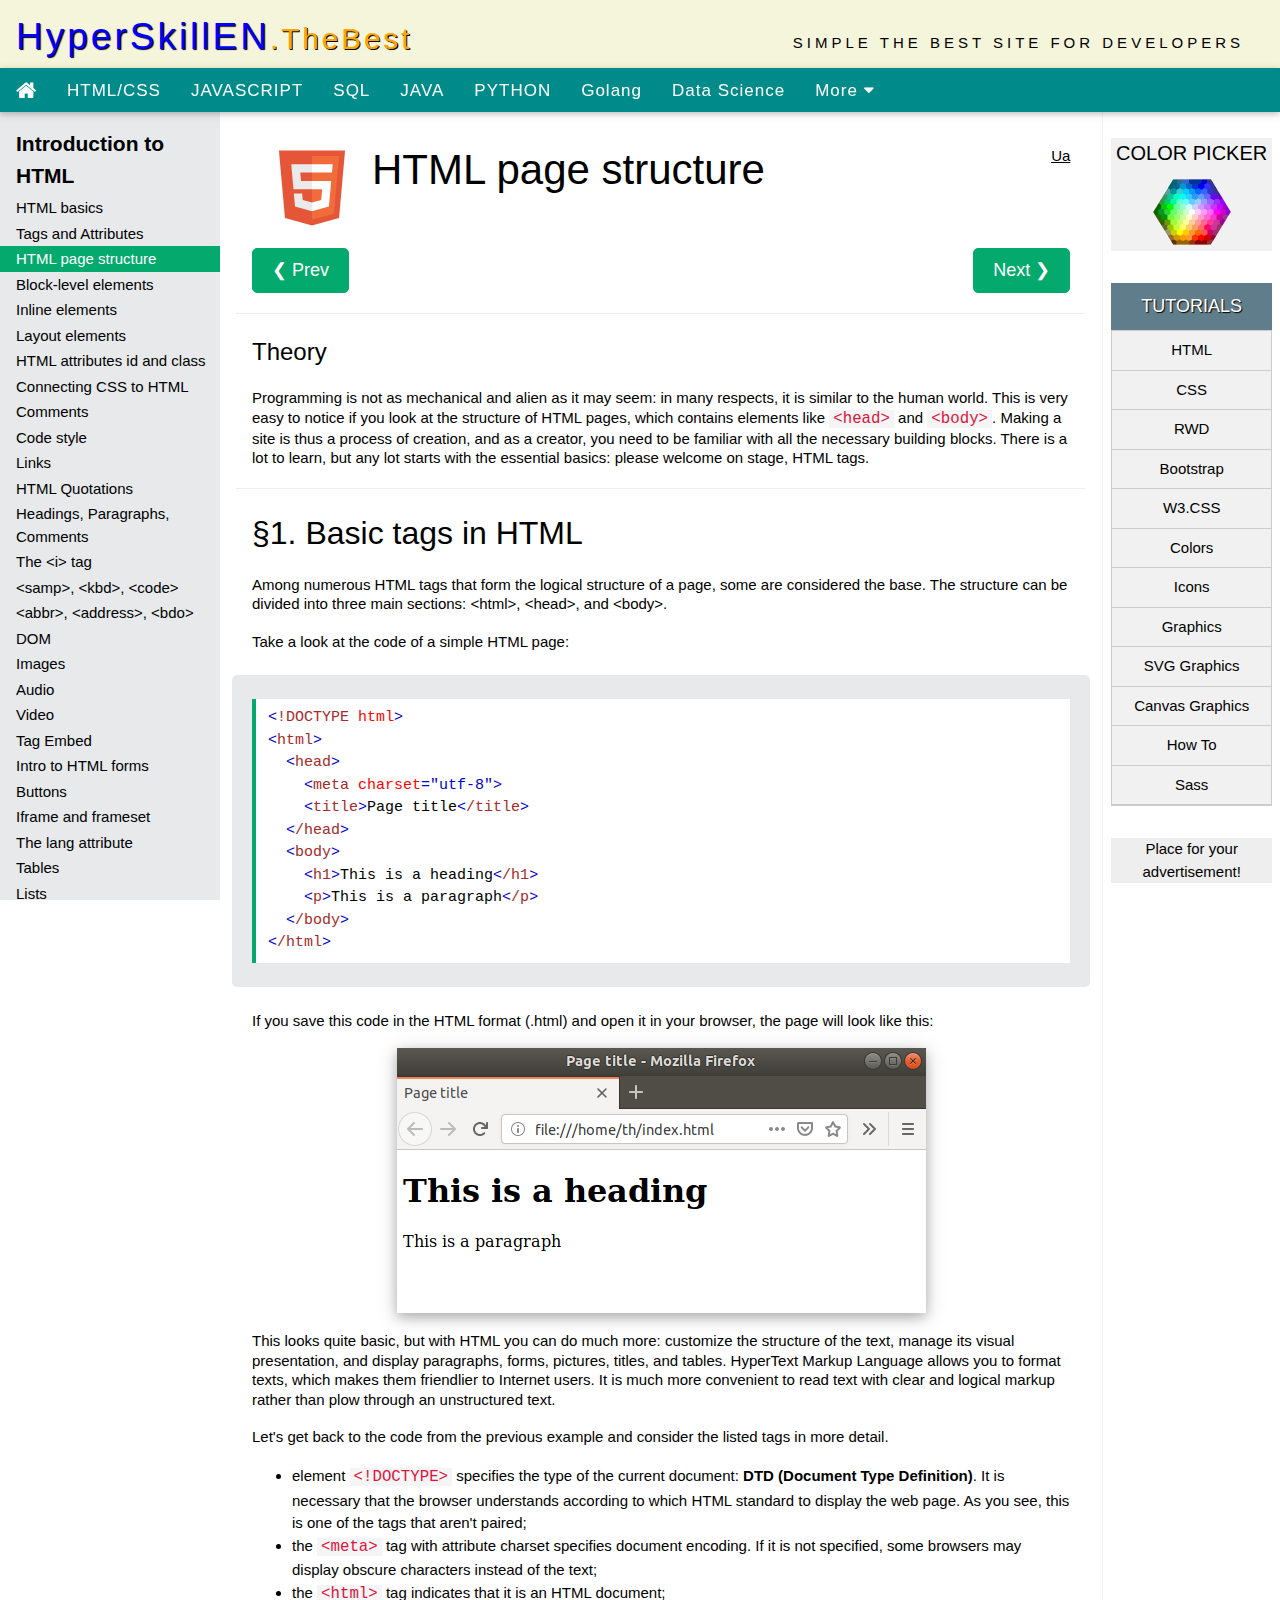
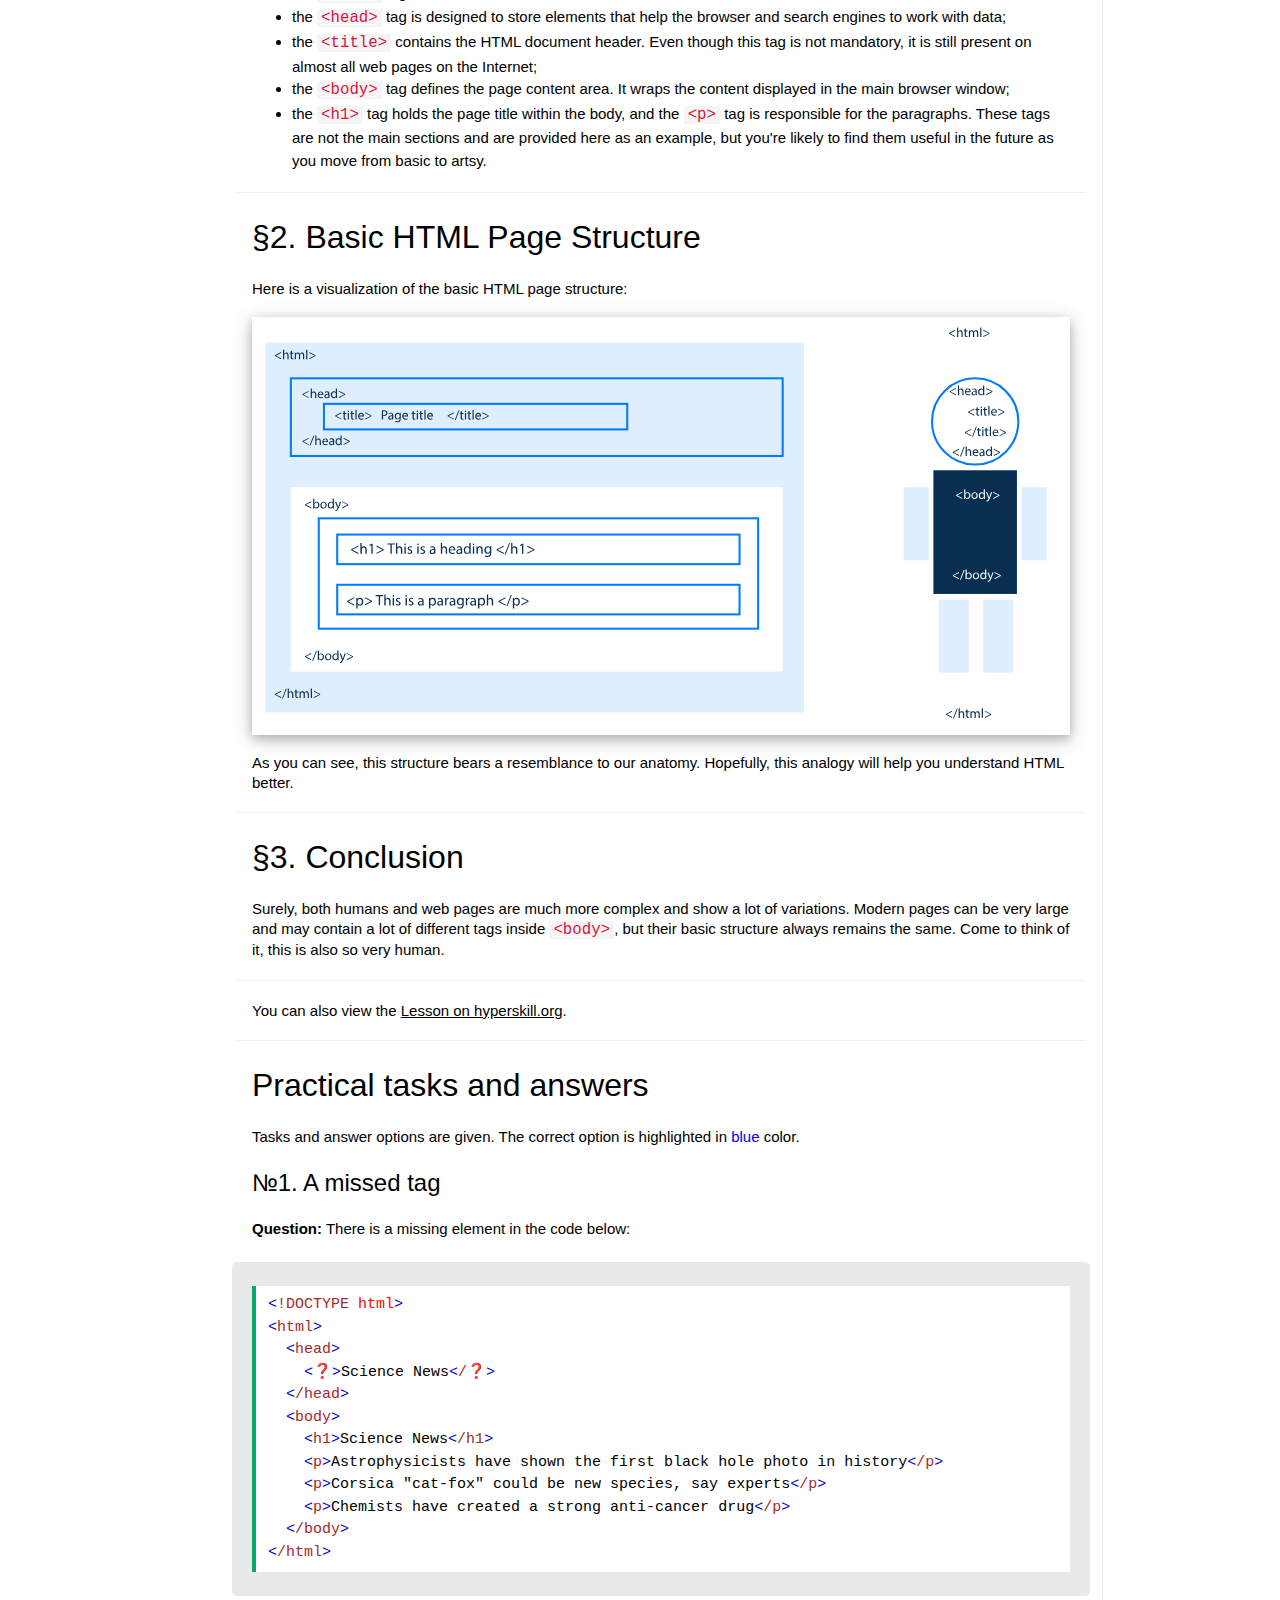
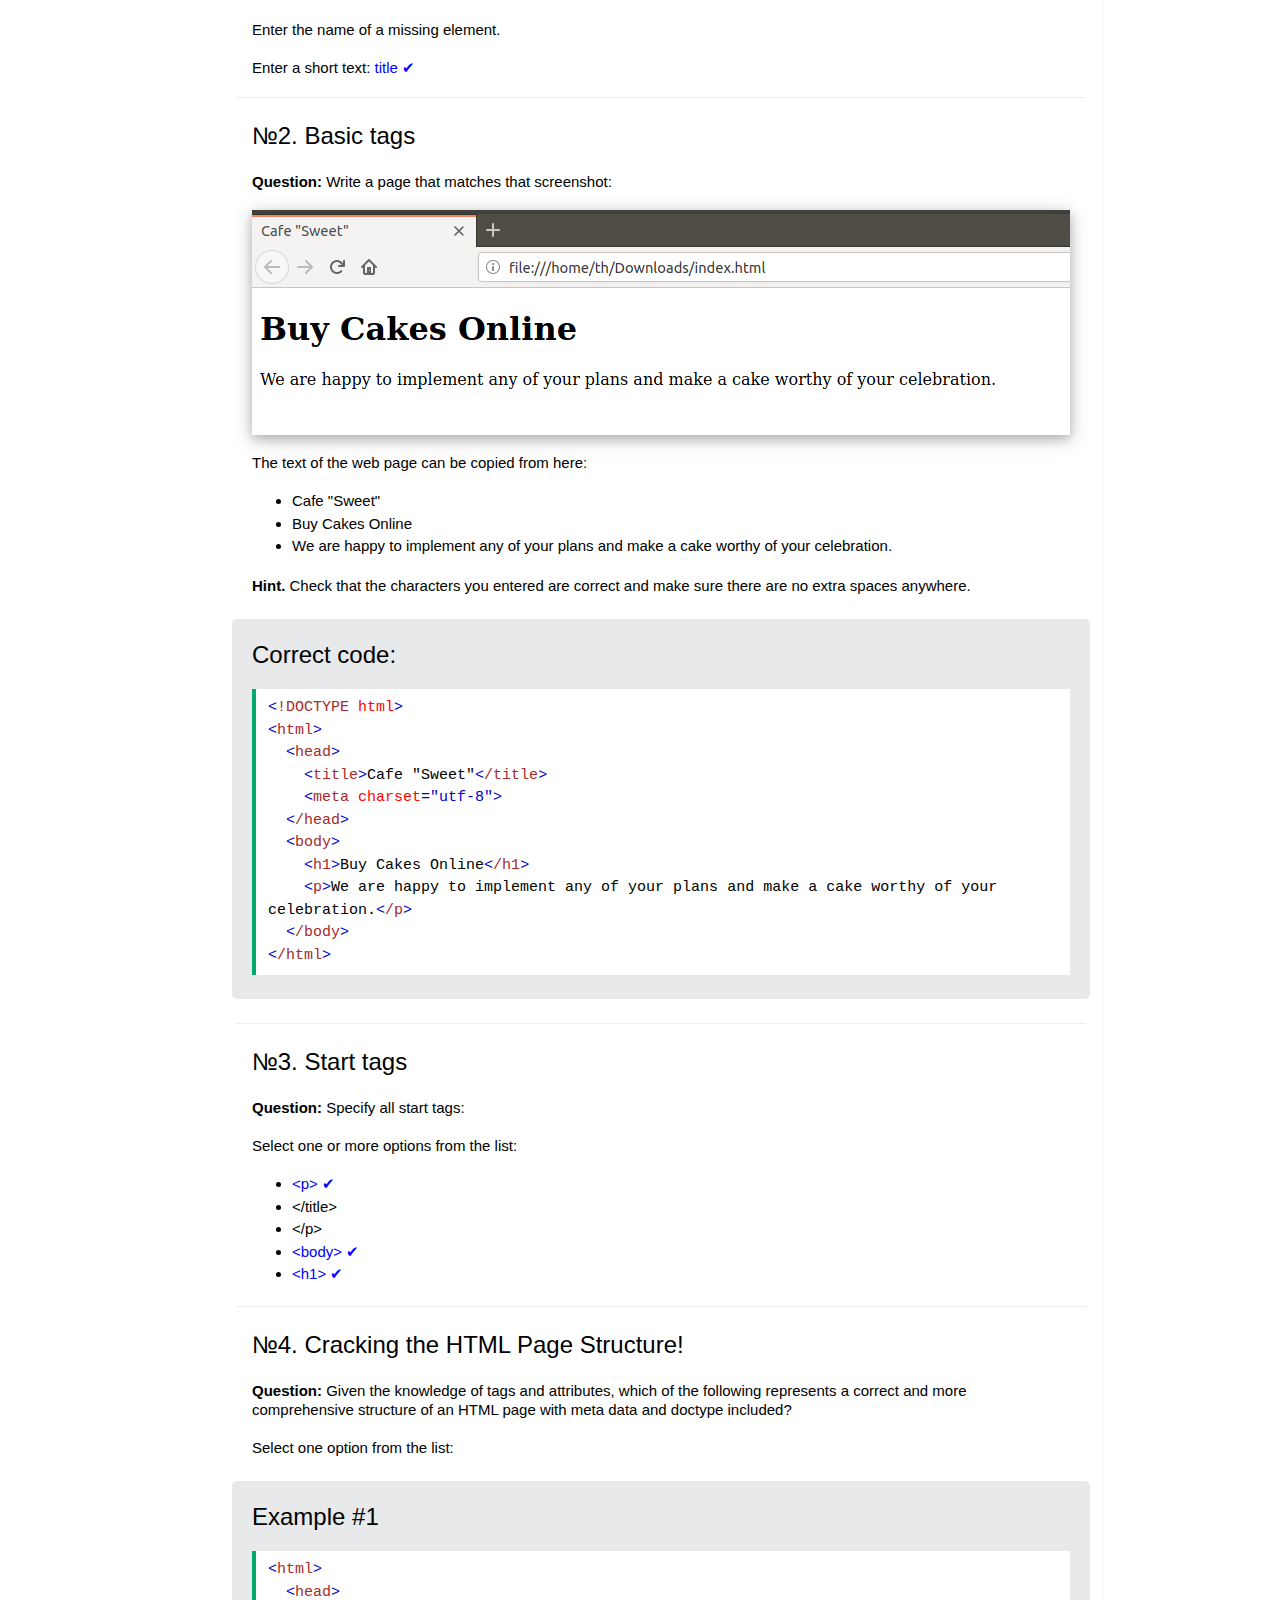
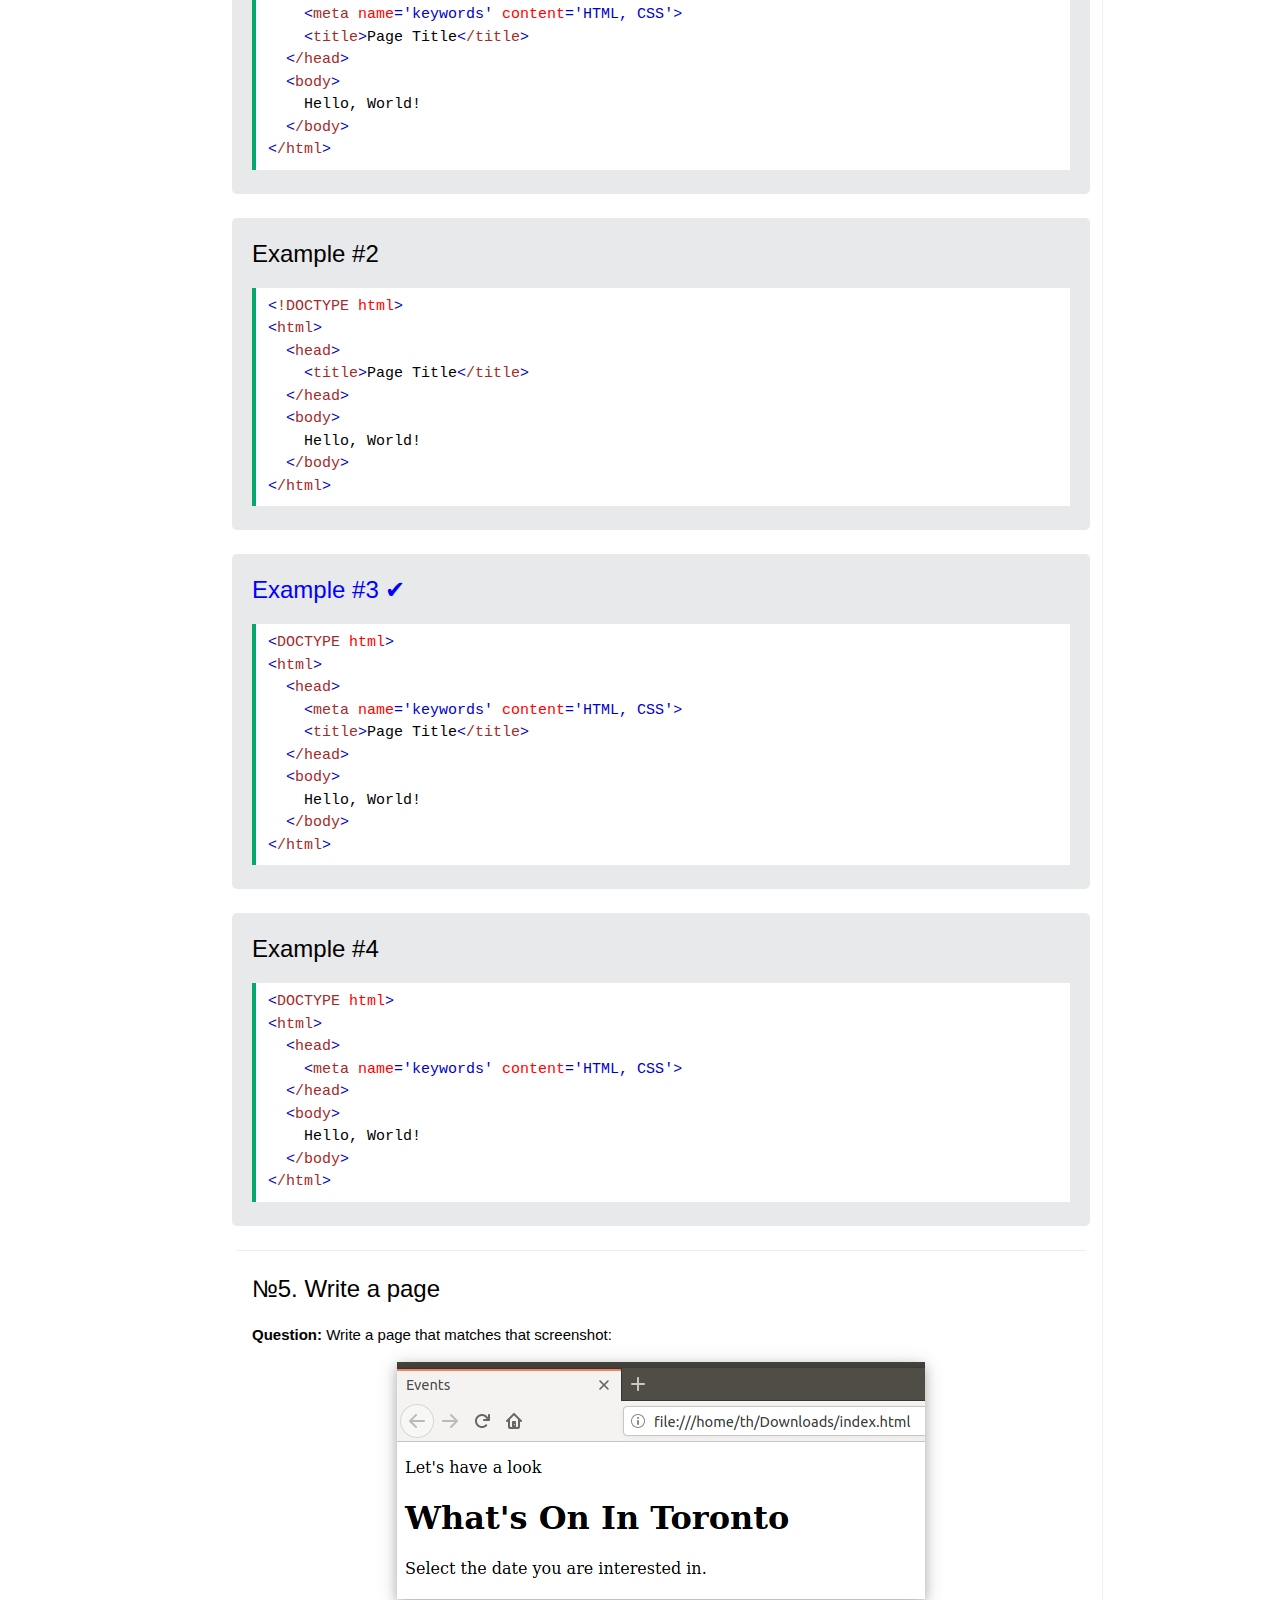
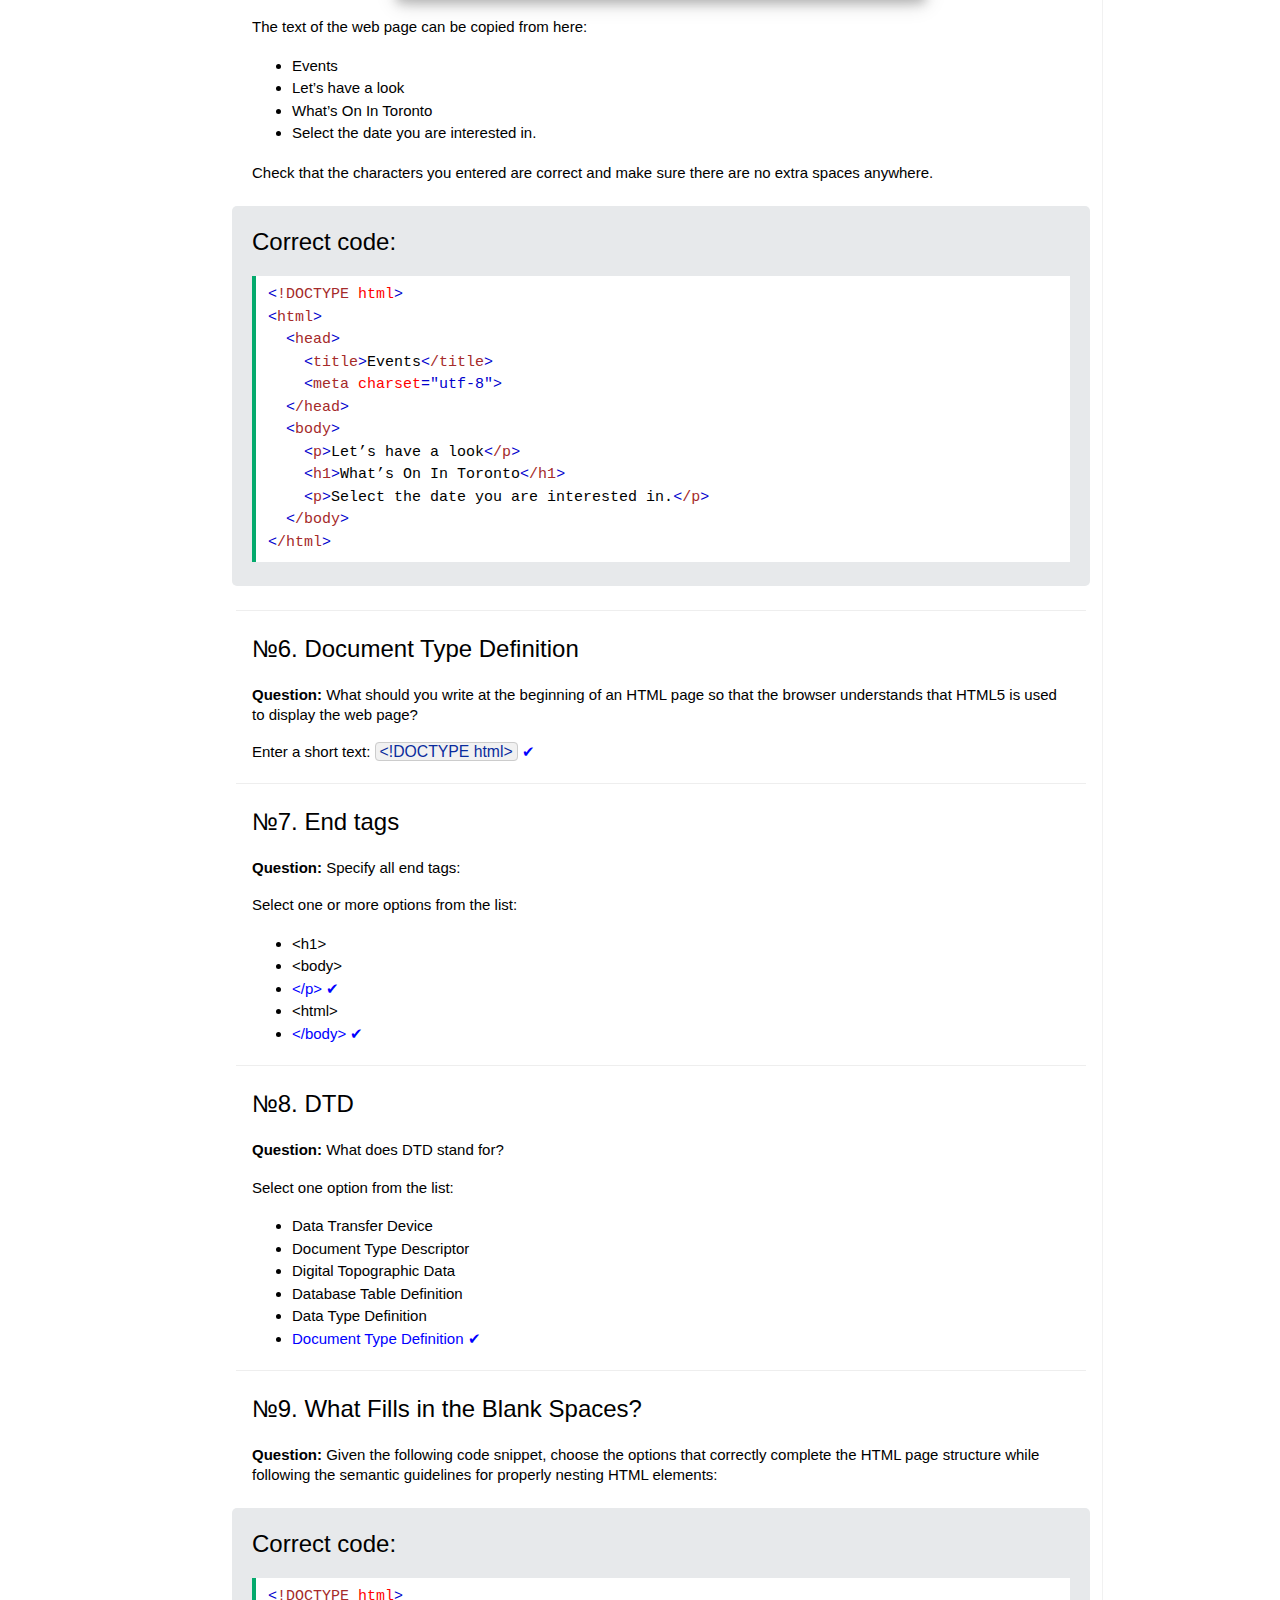
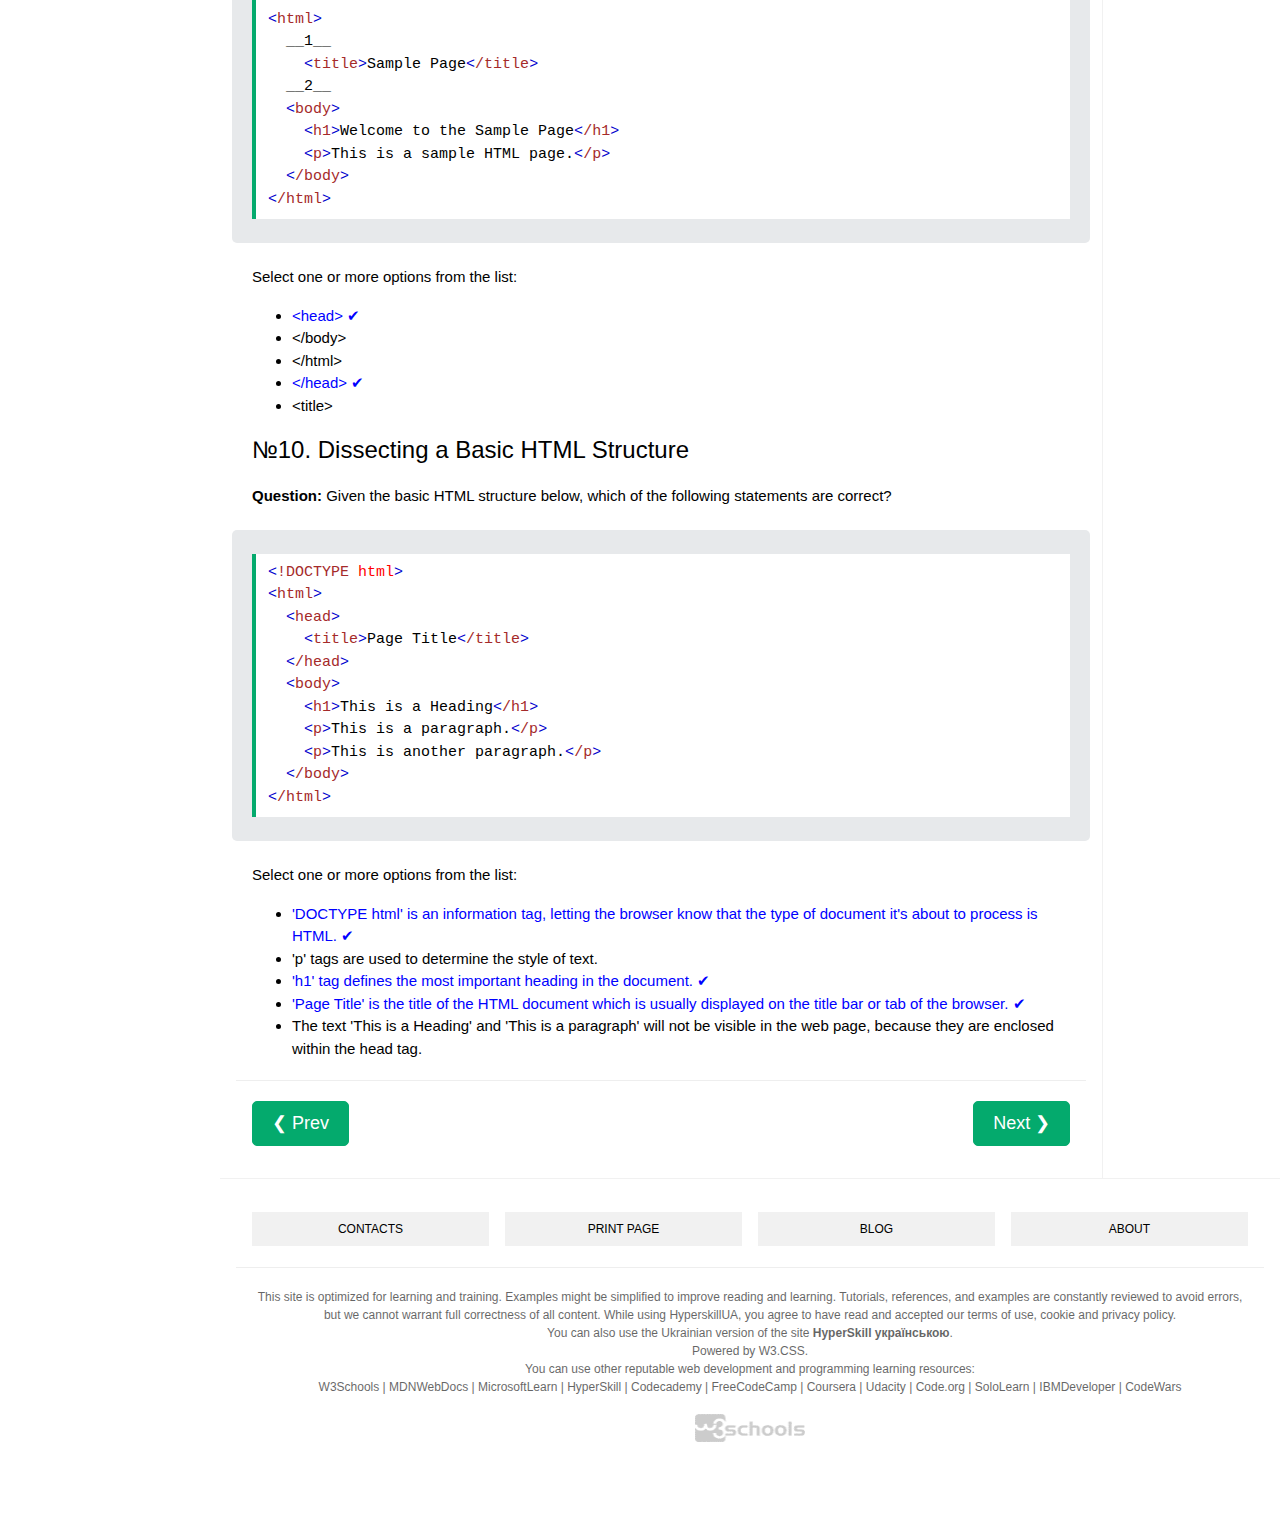
<file: 34/html-page-structure_en.html>
<!DOCTYPE html>
<html lang='en'>
<meta charset='utf-8'>
<meta name='viewport' content='width=device-width, initial-scale=1'>
<meta http-equiv='X-UA-Compatible' content='ie=edge'>
<link rel='icon' href='../favicon.ico' type='image/x-icon'>
<link rel='stylesheet' href='../styles/w3.css'>
<link rel='stylesheet' href='../styles/external.css'>
<meta property="og:title" content="Hyperskill lessons with answers to test tasks">
<meta property='og:description' content='Well organized and easy to understand Web building tutorials with lots of examples of how to use HTML, CSS, JavaScript, SQL, Python, PHP, Java, Kotlin and more'>
<meta property='og:image' content='../images/w3schools_logo_436_2.png'>
<meta property='og:image:type' content='image/png'>
<meta property='og:image:width' content='436'>
<meta property='og:image:height' content='228'><title>HTML page structure. Introduction to HTML. Lessons for beginners. Tutorial from Hyperskill</title>
<meta name='description' content='HTML page structure. Theory. Basic tags in HTML. Basic HTML Page Structure. Conclusion. Practical tasks and answers. Free online lessons with answers to tasks for beginners, high school students from Hyperskill in English'>
<div class='w3-container top'>
    <a class='w3schools-logo notranslate' href='../index_en.html'>HyperSkillEN<span class='dotcom w3-hide-small'>.TheBest</span></a>
    <div class='w3-right w3-hide-small w3-wide toptext' style="font-family:'Segoe UI',Arial,sans-serif">SIMPLE THE BEST SITE FOR DEVELOPERS</div>
</div>
<div style='display:none;position:absolute;z-index:4;right:52px;height:44px;background-color:#5f5f5f;letter-spacing:normal;' id='googleSearch'>
    <!--W3SchoolsUA-Google-Search-->
    <script async src='https://cse.google.com/cse.js?cx=751c3d18bb8a64f00'></script><div class='gcse-search'></div>
    <!--/W3SchoolsUA-Google-Search-->
</div>
<!--Top menu-->
<div class='w3-card-2 topnav notranslate' id='topnav'>
    <div style='overflow:auto;'>
        <div class='w3-bar w3-left' style='width:100%;overflow:hidden;height:44px'>
            <a class='topnav-icons fa fa-menu w3-hide-large w3-left w3-bar-item w3-button' href='javascript:void(0);' onclick='open_menu()' title='Меню'></a>
            <a class='topnav-icons fa fa-home w3-left w3-bar-item w3-button' href='../index_en.html' title='main'></a>
            <a class='w3-bar-item w3-button' href='../34/index_en.html' title='HTML Tutorial'>HTML/CSS</a>
            <a class='w3-bar-item w3-button' href='../32/index_en.html' title='JavaScript Tutorial'>JAVASCRIPT</a>
            <a class='w3-bar-item w3-button' href='../31/index_en.html' title='SQL Tutorial'>SQL</a>
            <a class='w3-bar-item w3-button' href='../8/index_en.html' title='Java Tutorial'>JAVA</a>
            <a class='w3-bar-item w3-button' href='../6/index_en.html' title='Python Tutorial'>PYTHON</a>
            <a class='w3-bar-item w3-button' href='../25/index_en.html' title='How To'>Golang</a>
            <a class='w3-bar-item w3-button' href='../28/index_en.html' title='W3.CSS Tutorial'>Data Science</a>
            <a class='w3-bar-item w3-button' href='../11/index_en.html' title='jQuery Tutorial'>Django</a>
            <a class='w3-bar-item w3-button w3-right' target='_blank' href='https://drive.google.com/open?id=1fddM8chCC273SbiTEYVNLorbZ2qij7fp' title='Download books for free from Google drive'>Books</a>
            <a class='topnav-icons fa w3-right w3-bar-item w3-button' href='javascript:void(0);' onclick='open_search(this)' title='Search'>&#128269;</a>
            <a class='topnav-icons fa w3-right w3-bar-item w3-button' href='javascript:void(0);' onclick='changecodetheme(this)' title='Dark theme'>&#9681;</a>
            <a class='w3-bar-item w3-button' id='topnavbtn_tutorials' href='javascript:void(0);' onclick='w3_open_nav("tutorials")' title='More tutorials'>More <i class='fa fa-caret-down'></i><i class='fa fa-caret-up' style='display:none'></i></a>
        </div>
        <div id='nav_tutorials' class='w3-bar-block w3-card-2' style='display:none;'>
            <span onclick='w3_close_nav("tutorials")' class='w3-button w3-xlarge w3-right' style='position:absolute;right:0;font-weight:bold;'>&times;</span>
            <div class='w3-row-padding' style='padding:24px 48px'>
                <div class='w3-col l3 m6'>
                    <h3>Tutorials:</h3>
                    <a class='w3-bar-item w3-button' href='../8/index_en.html'>Introduction to Java</a>
                    <a class='w3-bar-item w3-button' href='../2/index_en.html'>Python Core</a>
                    <a class='w3-bar-item w3-button' href='../18/index_en.html'>Kotlin Core</a>
                    <a class='w3-bar-item w3-button' href='../6/index_en.html'>Introduction to Python</a>
                    <a class='w3-bar-item w3-button' href='../5/index_en.html'>Frontend Core</a>
                    <a class='w3-bar-item w3-button' href='../3/index_en.html'>Kotlin Developer</a>
                    <a class='w3-bar-item w3-button' href='../12/index_en.html'>Java Backend Developer</a>
                    <a class='w3-bar-item w3-button' href='../17/index_en.html'>Java Developer</a>
                    <a class='w3-bar-item w3-button' href='../32/index_en.html'>Introduction to JavaScript</a>
                    <a class='w3-bar-item w3-button' href='../25/index_en.html'>Introduction to Go</a>
                    <a class='w3-bar-item w3-button' href='../15/index_en.html'>Java Core</a>
                    <a class='w3-bar-item w3-button' href='../28/index_en.html'>Introduction to Data Science</a>
                    <a class='w3-bar-item w3-button' href='../31/index_en.html'>Introduction to SQL</a>
                    <div class='w3-hide-large w3-hide-small'>
                        <a class='w3-bar-item w3-button' href='../9/index_en.html'>Java Desktop Application Developer</a>
                        <a class='w3-bar-item w3-button' href='../26/index_en.html'>Introduction to Command Line and Unix Shell</a>
                        <a class='w3-bar-item w3-button' href='../30/index_en.html'>SQL with Python</a>
                        <a class='w3-bar-item w3-button' href='../38/index_en.html'>Spring Security for Java Backend Developers</a>
                        <a class='w3-bar-item w3-button' href='../16/index_en.html'>Android Development with Kotlin</a>
                        <a class='w3-bar-item w3-button' href='../11/index_en.html'>Introduction to Django</a>
                        <a class='w3-bar-item w3-button' href='../42/index_en.html'>Machine Learning Algorithms from Scratch</a>
                        <a class='w3-bar-item w3-button' href='../34/index_en.html'>Introduction to HTML and CSS</a>
                        <a class='w3-bar-item w3-button' href='../29/index_en.html'>Flask Developer</a>
                        <a class='w3-bar-item w3-button' href='../10/index_en.html'>Introduction to Natural Language Processing</a>
                        <a class='w3-bar-item w3-button' href='../41/index_en.html'>Introduction to Computer Algorithms and Data Structures</a>
                        <a class='w3-bar-item w3-button' href='../27/index_en.html'>Introduction to Linear Algebra</a>
                        <a class='w3-bar-item w3-button' href='../48/index_en.html'>Introduction to Git</a>
                    </div>
                </div>
                <div class='w3-col l3 m6'>
                    <a class='w3-bar-item w3-button' href='../9/index_en.html'>Java Desktop Application Developer</a>
                    <a class='w3-bar-item w3-button' href='../26/index_en.html'>Introduction to Command Line and Unix Shell</a>
                    <a class='w3-bar-item w3-button' href='../30/index_en.html'>SQL with Python</a>
                    <a class='w3-bar-item w3-button' href='../38/index_en.html'>Spring Security for Java Backend Developers</a>
                    <a class='w3-bar-item w3-button' href='../16/index_en.html'>Android Development with Kotlin</a>
                    <a class='w3-bar-item w3-button' href='../11/index_en.html'>Introduction to Django</a>
                    <a class='w3-bar-item w3-button' href='../42/index_en.html'>Machine Learning Algorithms from Scratch</a>
                    <a class='w3-bar-item w3-button' href='../34/index_en.html'>Introduction to HTML and CSS</a>
                    <a class='w3-bar-item w3-button' href='../29/index_en.html'>Flask Developer</a>
                    <a class='w3-bar-item w3-button' href='../10/index_en.html'>Introduction to Natural Language Processing</a>
                    <a class='w3-bar-item w3-button' href='../41/index_en.html'>Introduction to Computer Algorithms and Data Structures</a>
                    <a class='w3-bar-item w3-button' href='../27/index_en.html'>Introduction to Linear Algebra</a>
                    <a class='w3-bar-item w3-button' href='../48/index_en.html'>Introduction to Git</a>
                    <div class='w3-hide-small'><br class='w3-hide-medium w3_hide-small'><br class='w3-hide-medium w3_hide-small'></div>
                </div>
                <div class='w3-col l3 m6'>
                    <a class='w3-bar-item w3-button' href='../33/index_en.html'>Math for Machine Learning</a>
                    <a class='w3-bar-item w3-button' href='../35/index_en.html'>Advanced Java</a>
                    <a class='w3-bar-item w3-button' href='../40/index_en.html'>SQL for Backend Developers</a>
                    <a class='w3-bar-item w3-button' href='../44/index_en.html'>Pandas for Data Analysis</a>
                    <a class='w3-bar-item w3-button' href='../37/index_en.html'>Kotlin Backend Developer with Spring Boot</a>
                    <a class='w3-bar-item w3-button' href='../50/index_en.html'>Essential Skills for Backend Developers</a>
                    <a class='w3-bar-item w3-button' href='../23/index_en.html'>Introduction to Scala</a>
                    <a class='w3-bar-item w3-button' href='../69/index_en.html'>Introduction to Kotlin</a>
                    <a class='w3-bar-item w3-button' href='../70/index_en.html'>Introduction to Spring Boot with Java</a>
                    <a class='w3-bar-item w3-button' href='../57/index_en.html'>Introduction to Math</a>
                    <a class='w3-bar-item w3-button' href='../49/index_en.html'>Introduction to Bioinformatics</a>
                    <a class='w3-bar-item w3-button' href='../58/index_en.html'>Python OOP</a>
                    <a class='w3-bar-item w3-button' href='../55/index_en.html'>Introduction to Node.js</a>
                    <a class='w3-bar-item w3-button' href='../54/index_en.html'>Practicing Algorithms with Python</a>
                </div>
                <div class='w3-col l3 m6 w3-hide-medium'>
                    <a class='w3-bar-item w3-button' href='../59/index_en.html'>Python for Science</a>
                    <a class='w3-bar-item w3-button' href='../47/index_en.html'>Algorithmic Thinking for Developers</a>
                    <a class='w3-bar-item w3-button' href='../45/index_en.html'>Introduction to Ktor</a>
                    <a class='w3-bar-item w3-button' href='../65/index_en.html'>JavaScript Core</a>
                    <a class='w3-bar-item w3-button' href='../60/index_en.html'>Introduction to MongoDB</a>
                    <a class='w3-bar-item w3-button' href='../62/index_en.html'>Data Analysis in Bioinformatics</a>
                    <a class='w3-bar-item w3-button' href='../79/index_en.html'>Chatbots and Dialogue Systems</a>
                    <a class='w3-bar-item w3-button' href='../61/index_en.html'>SQL for Data Analysis</a>
                    <a class='w3-bar-item w3-button' href='../85/index_en.html'>Introduction to Calculus</a>
                    <a class='w3-bar-item w3-button' href='../71/index_en.html'>Bioinformatics Core</a>
                </div>
            </div>
            <br>
        </div>
        <div id='nav_references' class='w3-bar-block w3-card-2'>
            <div class='w3-row-padding' style='padding:24px 48px'>
                <div class='w3-col l3 m6'></div>
                <div class='w3-col l3 m6'></div>
                <div class='w3-col l3 m6'></div>
                <div class='w3-col l3 m6 w3-hide-medium w3-hide-small'></div>
            </div>
            <br>
        </div>
        <div id='nav_exercises' class='w3-bar-block w3-card-2'>
            <div class='w3-row-padding' style='padding:24px 48px'>
                <div class='w3-col l4 m6'></div>
                <div class='w3-col l4 m6'></div>
                <div class='w3-col l4 m12'></div>
            </div>
            <br>
        </div>
    </div>
</div>
<!--/Top menu--><!--Left menu sidebar-->
<div class='w3-sidebar w3-collapse' id='sidenav'>
  <div id='leftmenuinner'>
    <div id='leftmenuinnerinner'>
    <nav>
        <h2 class='left'><span class='left_h2'><b>Introduction to HTML</b></h2>
        <a target='_top' href='index_en.html'>HTML basics</a>
        <a target='_top' href='tags-and-attributes_en.html'>Tags and Attributes</a>
        <a target='_top' href='html-page-structure_en.html'>HTML page structure</a>
        <a target='_top' href='block-level-elements_en.html'>Block-level elements</a>
        <a target='_top' href='inline-elements_en.html'>Inline elements</a>
        <a target='_top' href='layout-elements_en.html'>Layout elements</a>
        <a target='_top' href='html-attributes-id-and-class_en.html'>HTML attributes id and class</a>
        <a target='_top' href='connecting-css-to-html_en.html'>Connecting CSS to HTML</a>
        <a target='_top' href='comments_en.html'>Comments</a>
        <a target='_top' href='code-style_en.html'>Code style</a>
        <a target='_top' href='links_en.html'>Links</a>
        <a target='_top' href='html-quotations_en.html'>HTML Quotations</a>
        <a target='_top' href='headings-paragraphs-comments_en.html'>Headings, Paragraphs, Comments</a>
        <a target='_top' href='i-tag_en.html'>The &lt;i&gt; tag</a>
        <a target='_top' href='samp-kbd-code-tags_en.html'>&lt;samp&gt;, &lt;kbd&gt;, &lt;code&gt;</a>
        <a target='_top' href='abbr-address-bdo-tags_en.html'>&lt;abbr&gt;, &lt;address&gt;, &lt;bdo&gt;</a>
        <a target='_top' href='dom_en.html'>DOM</a>
        <a target='_top' href='images_en.html'>Images</a>
        <a target='_top' href='audio_en.html'>Audio</a>
        <a target='_top' href='video_en.html'>Video</a>
        <a target='_top' href='tag-embed_en.html'>Tag Embed</a>
        <a target='_top' href='intro-to-html-forms_en.html'>Intro to HTML forms</a>
        <a target='_top' href='buttons_en.html'>Buttons</a>
        <a target='_top' href='iframe-and-frameset_en.html'>Iframe and frameset</a>
        <a target='_top' href='the-lang-attribute_en.html'>The lang attribute</a>
        <a target='_top' href='intro-to-tables_en.html'>Tables</a>
        <div class='tut_overview'>
            <a target='_top' href='intro-to-tables_en.html'>Intro to Tables</a>
            <a target='_top' href='rows-cells-captions_en.html'>Rows, cells, captions</a>
            <a target='_top' href='merging-cells_en.html'>Tables: Merging cells</a>
            <a target='_top' href='sizing-tables_en.html'>Sizing tables</a>
            <a target='_top' href='table-alignment_en.html'>Table Alignment</a>
            <a target='_top' href='table-sizing-and-alignment_en.html'>Table sizing and alignment</a>
            <a target='_top' href='visibility_en.html'>Visibility</a>
            <a target='_top' href='responsive-tables_en.html'>Responsive Tables</a>
        </div>
        <a target='_top' href='intro-to-lists_en.html'>Lists</a>
        <div class='tut_overview'>
            <a target='_top' href='intro-to-lists_en.html'>Intro to Lists</a>
            <a target='_top' href='ordered-list-and-types_en.html'>Ordered list and types</a>
            <a target='_top' href='unordered-list-and-types_en.html'>Unordered list and types</a>
            <a target='_top' href='pseudo-classes_en.html'>Pseudo-classes</a>
            <a target='_top' href='list-style_en.html'>List style</a>
        </div>
        <a target='_top' href='images-and-text_en.html'>Images and Text</a>
        <a target='_top' href='html-progress-and-meter_en.html'>HTML progress and meter</a>
        <a target='_top' href='connecting-javascript-to-html_en.html'>Connecting JavaScript to HTML</a>
        <a target='_top' href='the-dialog-tag_en.html'>The Dialog tag</a>
        <a target='_top' href='layout-grids_en.html'>Layout grids</a>
        <a target='_top' href='the-html-seo-optimization_en.html'>The HTML SEO optimization</a>
        <br>
        <h2 class='left'><span class='left_h2'><b>Introduction to CSS</b></span></h2>
        <a target='_top' href='what-is-css_en.html'>What is CSS</a>
        <a target='_top' href='basic-syntax_en.html'>Basic syntax</a>
        <a target='_top' href='css-selectors_en.html'>CSS Selectors</a>
        <a target='_top' href='relative-units_en.html'>Relative units</a>
        <a target='_top' href='absolute-units_en.html'>Absolute units</a>
        <a target='_top' href='position_en.html'>Position</a>
        <a target='_top' href='float_en.html'>Float</a>
        <a target='_top' href='clear_en.html'>Clear</a>
        <a target='_top' href='positioning-properties_en.html'>Positioning properties</a>
        <a target='_top' href='z-index_en.html'>z-index</a>
        <a target='_top' href='margin-and-padding_en.html'>Margin and Padding</a>
        <a target='_top' href='width-and-height_en.html'>Width and Height</a>
        <a target='_top' href='border_en.html'>Border</a>
        <a target='_top' href='overflow_en.html'>Overflow</a>
        <a target='_top' href='colors-in-CSS_en.html'>Colors in CSS</a>
        <a target='_top' href='background_en.html'>Background</a>
        <a target='_top' href='using-fonts_en.html'>Using Fonts</a>
        <a target='_top' href='line-height_en.html'>Line-height</a>
        <a target='_top' href='text-alignment_en.html'>Text Alignment</a>
        <a target='_top' href='google-fonts_en.html'>Google Fonts</a>
        <a target='_top' href='introduction-to-flexbox_en.html'>Introduction to Flexbox</a>
        <a target='_top' href='orientation-and-display-order_en.html'>Orientation and Display order</a>
        <a target='_top' href='flexibility-growth-and-contraction-ratio_en.html'>Flexibility, growth and contraction ratio</a>
        <a target='_top' href='axis-alignment_en.html'>Axis alignment</a>
        <a target='_top' href='comments_en.html'>Comments</a>
        <a target='_top' href='code-style_en.html'>Code style</a>
        <a target='_top' href='media-queries_en.html'>Media queries</a>
        <a target='_top' href='visibility_en.html'>Visibility</a>
        <a target='_top' href='transform_en.html'>Transform</a>
        <a target='_top' href='backface-visibility_en.html'>Backface-visibility</a>
        <a target='_top' href='transitions_en.html'>Transitions</a>
        <a target='_top' href='introduction-to-animation_en.html'>Introduction to Animation</a>
        <a target='_top' href='pseudo-classes_en.html'>Pseudo-classes</a>
        <a target='_top' href='attribute-selectors-and-universal-selector_en.html'>Attribute selectors and Universal selector</a>
        <a target='_top' href='combinators_en.html'>Combinators</a>
        <a target='_top' href='pseudo-elements_en.html'>Pseudo-elements</a>
        <a target='_top' href='contextual-selectors_en.html'>Contextual selectors</a>
        <a target='_top' href='specificity_en.html'>Specificity</a>
      <br><br>
      </nav>
    </div>
  </div>
</div>
<!--/Left menu sidebar--><!--CONTENT-->
<div class='w3-main w3-light-grey' id='belowtopnav' style='margin-left:220px;'>
    <div class='w3-row w3-white'>
        <div class='w3-col l10 m12' id='main'>
          <div class="adver_adup">
    <script async src="https://pagead2.googlesyndication.com/pagead/js/adsbygoogle.js?client=ca-pub-6358227327561384" crossorigin="anonymous"></script>
    <!-- adup_gorizontal -->
    <ins class="adsbygoogle" style="display:block" data-ad-client="ca-pub-6358227327561384" data-ad-slot="5050829044" data-ad-format="auto" data-full-width-responsive="true"></ins>
    <script>(adsbygoogle = window.adsbygoogle || []).push({});</script>
</div>            <a href='index_en.html'><img src='../svg/HTML5_icon.svg' alt='HTML5 Lessons for beginners ' class='w3-left' title='HTML5 for beginners. Hyperskill in English' style='width: 120px; padding: 10px'></a><p class='w3-right'>
    <a href='html-page-structure.html' title='Go to Ukrainian language'>Ua</a>
</p>
<article>
    <h1>HTML page structure</h1>
    <div class='w3-clear nextprev'>
        <a class='w3-left w3-btn' href='tags-and-attributes_en.html'>&#10094; Prev</a>
        <a class='w3-right w3-btn' href='block-level-elements_en.html'>Next &#10095;</a>
    </div>
    <hr>
    <h3>Theory</h3>
    <p>Programming is not as mechanical and alien as it may seem: in many respects, it is similar to the human world. This is very easy to notice if you look at the structure of HTML pages, which contains elements like <code class="w3-codespan">&lt;head&gt;</code> and <code class="w3-codespan">&lt;body&gt;</code>. Making a site is thus a process of creation, and as a creator, you need to be familiar with all the necessary building blocks. There is a lot to learn, but any lot starts with the essential basics: please welcome on stage, HTML tags.</p>
    <hr>
    <h2>§1. Basic tags in HTML</h2>
    <p>Among numerous HTML tags that form the logical structure of a page, some are considered the base. The structure can be divided into three main sections: &lt;html&gt;, &lt;head&gt;, and &lt;body&gt;.</p>
    <p>Take a look at the code of a simple HTML page:</p>
    <div class='w3-example'>
        <div class='w3-code notranslate htmlHigh'>
            &lt;!DOCTYPE html&gt;<br>
            &lt;html&gt;<br>
            &nbsp;&nbsp;&lt;head&gt;<br>
            &nbsp;&nbsp;&nbsp;&nbsp;&lt;meta charset="utf-8"&gt;<br>
            &nbsp;&nbsp;&nbsp;&nbsp;&lt;title&gt;Page title&lt;/title&gt;<br>
            &nbsp;&nbsp;&lt;/head&gt;<br>
            &nbsp;&nbsp;&lt;body&gt;<br>
            &nbsp;&nbsp;&nbsp;&nbsp;&lt;h1&gt;This is a heading&lt;/h1&gt;<br>
            &nbsp;&nbsp;&nbsp;&nbsp;&lt;p&gt;This is a paragraph&lt;/p&gt;<br>
            &nbsp;&nbsp;&lt;/body&gt;<br>
            &lt;/html&gt;
        </div>
    </div>
    <p>If you save this code in the HTML format (.html) and open it in your browser, the page will look like this:</p>
    <img src="../images/simple_page.png" alt="Example html page" class="w3-image w3-card-4 img-center">
    <p>This looks quite basic, but with HTML you can do much more: customize the structure of the text, manage its visual presentation, and display paragraphs, forms, pictures, titles, and tables. HyperText Markup Language allows you to format texts, which makes them friendlier to Internet users. It is much more convenient to read text with clear and logical markup rather than plow through an unstructured text.</p>
    <p>Let's get back to the code from the previous example and consider the listed tags in more detail.</p>
    <ul>
        <li>element <code class="w3-codespan">&lt;!DOCTYPE&gt;</code> specifies the type of the current document: <b>DTD (Document Type Definition)</b>. It is necessary that the browser understands according to which HTML standard to display the web page. As you see, this is one of the tags that aren't paired;</li>
        <li>the <code class="w3-codespan">&lt;meta&gt;</code> tag with attribute charset specifies document encoding. If it is not specified, some browsers may display obscure characters instead of the text;</li>
        <li>the <code class="w3-codespan">&lt;html&gt;</code> tag indicates that it is an HTML document;</li>
        <li>the <code class="w3-codespan">&lt;head&gt;</code> tag is designed to store elements that help the browser and search engines to work with data;</li>
        <li>the <code class="w3-codespan">&lt;title&gt;</code> contains the HTML document header. Even though this tag is not mandatory, it is still present on almost all web pages on the Internet;</li>
        <li>the <code class="w3-codespan">&lt;body&gt;</code> tag defines the page content area. It wraps the content displayed in the main browser window;</li>
        <li>the <code class="w3-codespan">&lt;h1&gt;</code> tag holds the page title within the body, and the <code class="w3-codespan">&lt;p&gt;</code> tag is responsible for the paragraphs. These tags are not the main sections and are provided here as an example, but you're likely to find them useful in the future as you move from basic to artsy.</li>
    </ul>
    <hr>
    <h2>§2. Basic HTML Page Structure</h2>
    <p>Here is a visualization of the basic HTML page structure:</p>
    <img src="../svg/html-page-structure.svg" alt="Basic HTML Page Structure" class="w3-image w3-card-4 img-center">
    <p>As you can see, this structure bears a resemblance to our anatomy. Hopefully, this analogy will help you understand HTML better.</p>
    <hr>
    <div class="adver_adinfeed">
    <script async src="https://pagead2.googlesyndication.com/pagead/js/adsbygoogle.js?client=ca-pub-6358227327561384" crossorigin="anonymous"></script>
    <ins class="adsbygoogle" style="display:block" data-ad-format="fluid" data-ad-layout-key="-5o+cq-k-pl+1ar" data-ad-client="ca-pub-6358227327561384" data-ad-slot="2302652563"></ins>
    <script>(adsbygoogle = window.adsbygoogle || []).push({});</script>
</div>    <h2>§3. Conclusion</h2>
    <p>Surely, both humans and web pages are much more complex and show a lot of variations. Modern pages can be very large and may contain a lot of different tags inside <code class="w3-codespan">&lt;body&gt;</code>, but their basic structure always remains the same. Come to think of it, this is also so very human.</p>
    <hr>
    <p>You can also view the <a href="https://hyperskill.org/learn/step/6491" target="_blank" rel="nofollow">Lesson on hyperskill.org</a>.</p>
    <hr>
    <h2>Practical tasks and answers</h2>
    <p>Tasks and answer options are given. The correct option is highlighted in <span style="color:blue">blue</span> color.</p>
    <h3>№1. A missed tag</h3>
    <p><b>Question:</b> There is a missing element in the code below:</p>
    <div class='w3-example'>
        <div class='w3-code notranslate htmlHigh'>
            &lt;!DOCTYPE html&gt;<br>
            &lt;html&gt;<br>
            &nbsp;&nbsp;&lt;head&gt;<br>
            &nbsp;&nbsp;&nbsp;&nbsp;&lt;❓&gt;Science News&lt;/❓&gt;<br>
            &nbsp;&nbsp;&lt;/head&gt;<br>
            &nbsp;&nbsp;&lt;body&gt;<br>
            &nbsp;&nbsp;&nbsp;&nbsp;&lt;h1&gt;Science News&lt;/h1&gt;<br>
            &nbsp;&nbsp;&nbsp;&nbsp;&lt;p&gt;Astrophysicists have shown the first black hole photo in history&lt;/p&gt;<br>
            &nbsp;&nbsp;&nbsp;&nbsp;&lt;p&gt;Corsica "cat-fox" could be new species, say experts&lt;/p&gt;<br>
            &nbsp;&nbsp;&nbsp;&nbsp;&lt;p&gt;Chemists have created a strong anti-cancer drug&lt;/p&gt;<br>
            &nbsp;&nbsp;&lt;/body&gt;<br>
        &lt;/html&gt;
        </div>
    </div>
    <p>Enter the name of a missing element.</p>
    <p>Enter a short text: <span style="color:blue">title &#x2714;</span></p>
    <hr>
    <h3>№2. Basic tags</h3>
    <p><b>Question:</b> Write a page that matches that screenshot:</p>
    <img src="../images/ucarecdn.png" alt="Basic HTML Page" class="w3-image w3-card-4 img-center">
    <p>The text of the web page can be copied from here:</p>
    <ul>
        <li>Cafe "Sweet"</li>
        <li>Buy Cakes Online</li>
        <li>We are happy to implement any of your plans and make a cake worthy of your celebration.</li>
    </ul>
    <p><b>Hint.</b> Check that the characters you entered are correct and make sure there are no extra spaces anywhere.</p>
    <div class='w3-example'>
        <h3>Correct code:</h3>
        <div class='w3-code notranslate htmlHigh'>
            &lt;!DOCTYPE html&gt;<br>
            &lt;html&gt;<br>
            &nbsp;&nbsp;&lt;head&gt;<br>
            &nbsp;&nbsp;&nbsp;&nbsp;&lt;title&gt;Cafe "Sweet"&lt;/title&gt;<br>
            &nbsp;&nbsp;&nbsp;&nbsp;&lt;meta charset="utf-8"&gt;<br>
            &nbsp;&nbsp;&lt;/head&gt;<br>
            &nbsp;&nbsp;&lt;body&gt;<br>
            &nbsp;&nbsp;&nbsp;&nbsp;&lt;h1&gt;Buy Cakes Online&lt;/h1&gt;<br>
            &nbsp;&nbsp;&nbsp;&nbsp;&lt;p&gt;We are happy to implement any of your plans and make a cake worthy of your celebration.&lt;/p&gt;<br>
            &nbsp;&nbsp;&lt;/body&gt;<br>
            &lt;/html&gt;
        </div>
    </div>
    <hr>
    <h3>№3. Start tags</h3>
    <p><b>Question:</b> Specify all start tags:</p>
    <p>Select one or more options from the list:</p>
    <ul>
        <li><span style="color:blue">&lt;p&gt; &#x2714;</li>
        <li>&lt;/title&gt;</li>
        <li>&lt;/p&gt;</li>
        <li><span style="color:blue">&lt;body&gt; &#x2714;</li>
        <li><span style="color:blue">&lt;h1&gt; &#x2714;</li>
    </ul>
    <hr>
    <h3>№4. Cracking the HTML Page Structure!</h3>
    <p><b>Question:</b> Given the knowledge of tags and attributes, which of the following represents a correct and more comprehensive structure of an HTML page with meta data and doctype included?</p>
    <p>Select one option from the list:</p>
    <div class='w3-example'>
        <h3>Example #1</h3>
        <div class='w3-code notranslate htmlHigh'>
            <!DOCTYPE html>
            &lt;html&gt;<br>
            &nbsp;&nbsp;&lt;head&gt;<br>
            &nbsp;&nbsp;&nbsp;&nbsp;&lt;meta name='keywords' content='HTML, CSS'&gt;<br>
            &nbsp;&nbsp;&nbsp;&nbsp;&lt;title&gt;Page Title&lt;/title&gt;<br>
            &nbsp;&nbsp;&lt;/head&gt;<br>
            &nbsp;&nbsp;&lt;body&gt;<br>
            &nbsp;&nbsp;&nbsp;&nbsp;Hello, World!<br>
            &nbsp;&nbsp;&lt;/body&gt;<br>
            &lt;/html&gt;
        </div>
    </div>
    <div class='w3-example'>
        <h3>Example #2</h3>
        <div class='w3-code notranslate htmlHigh'>
            &lt;!DOCTYPE html&gt;<br>
            &lt;html&gt;<br>
            &nbsp;&nbsp;&lt;head&gt;<br>
            &nbsp;&nbsp;&nbsp;&nbsp;&lt;title&gt;Page Title&lt;/title&gt;<br>
            &nbsp;&nbsp;&lt;/head&gt;<br>
            &nbsp;&nbsp;&lt;body&gt;<br>
            &nbsp;&nbsp;&nbsp;&nbsp;Hello, World!<br>
            &nbsp;&nbsp;&lt;/body&gt;<br>
            &lt;/html&gt;
        </div>
    </div>
    <div class='w3-example'>
        <h3><span style="color:blue">Example #3 &#x2714;</span></h3>
        <div class='w3-code notranslate htmlHigh'>
            &lt;DOCTYPE html&gt;<br>
            &lt;html&gt;<br>
            &nbsp;&nbsp;&lt;head&gt;<br>
            &nbsp;&nbsp;&nbsp;&nbsp;&lt;meta name='keywords' content='HTML, CSS'&gt;<br>
            &nbsp;&nbsp;&nbsp;&nbsp;&lt;title&gt;Page Title&lt;/title&gt;<br>
            &nbsp;&nbsp;&lt;/head&gt;<br>
            &nbsp;&nbsp;&lt;body&gt;<br>
            &nbsp;&nbsp;&nbsp;&nbsp;Hello, World!<br>
            &nbsp;&nbsp;&lt;/body&gt;<br>
            &lt;/html&gt;
        </div>
    </div>
    <div class='w3-example'>
        <h3>Example #4</h3>
        <div class='w3-code notranslate htmlHigh'>
            &lt;DOCTYPE html&gt;<br>
            &lt;html&gt;<br>
            &nbsp;&nbsp;&lt;head&gt;<br>
            &nbsp;&nbsp;&nbsp;&nbsp;&lt;meta name='keywords' content='HTML, CSS'&gt;<br>
            &nbsp;&nbsp;&lt;/head&gt;<br>
            &nbsp;&nbsp;&lt;body&gt;<br>
            &nbsp;&nbsp;&nbsp;&nbsp;Hello, World!<br>
            &nbsp;&nbsp;&lt;/body&gt;<br>
            &lt;/html&gt;
        </div>
    </div>
    <hr>
    <h3>№5. Write a page</h3>
    <p><b>Question:</b> Write a page that matches that screenshot:</p>
    <img src="../images/ucarecdn1.png" alt="Basic HTML Page" class="w3-image w3-card-4 img-center">
    <p>The text of the web page can be copied from here:</p>
    <ul>
        <li>Events</li>
        <li>Let&#8217;s have a look</li>
        <li>What&#8217;s On In Toronto</li>
        <li>Select the date you are interested in.</li>
    </ul>
    <p>Check that the characters you entered are correct and make sure there are no extra spaces anywhere.</p>
    <div class='w3-example'>
        <h3>Correct code:</h3>
        <div class='w3-code notranslate htmlHigh'>
            &lt;!DOCTYPE html&gt;<br>
            &lt;html&gt;<br>
            &nbsp;&nbsp;&lt;head&gt;<br>
            &nbsp;&nbsp;&nbsp;&nbsp;&lt;title&gt;Events&lt;/title&gt;<br>
            &nbsp;&nbsp;&nbsp;&nbsp;&lt;meta charset="utf-8"&gt;<br>
            &nbsp;&nbsp;&lt;/head&gt;<br>
            &nbsp;&nbsp;&lt;body&gt;<br>
            &nbsp;&nbsp;&nbsp;&nbsp;&lt;p&gt;Let&#8217;s have a look&lt;/p&gt;<br>
            &nbsp;&nbsp;&nbsp;&nbsp;&lt;h1&gt;What&#8217;s On In Toronto&lt;/h1&gt;<br>
            &nbsp;&nbsp;&nbsp;&nbsp;&lt;p&gt;Select the date you are interested in.&lt;/p&gt;<br>
            &nbsp;&nbsp;&lt;/body&gt;<br>
            &lt;/html&gt;
        </div>
    </div>
    <hr>
    <h3>№6. Document Type Definition</h3>
    <p><b>Question:</b> What should you write at the beginning of an HTML page so that the browser understands that HTML5 is used to display the web page?</p>
    <p>Enter a short text: <span style="color:blue"><span class="h-codespan">&lt;!DOCTYPE html&gt;</span> &#x2714;</span></p>
    <hr>
    <h3>№7. End tags</h3>
    <p><b>Question:</b> Specify all end tags:</p>
    <p>Select one or more options from the list:</p>
    <ul>
        <li>&lt;h1&gt;</li>
        <li>&lt;body&gt;</li>
        <li><span style="color:blue">&lt;/p&gt; &#x2714;</span></li>
        <li>&lt;html&gt;</li>
        <li><span style="color:blue">&lt;/body&gt; &#x2714;</span></li>
    </ul>
    <hr>
    <h3>№8. DTD</h3>
    <p><b>Question:</b> What does DTD stand for?</p>
    <p>Select one option from the list:</p>
    <ul>
        <li>Data Transfer Device</li>
        <li>Document Type Descriptor</li>
        <li>Digital Topographic Data</li>
        <li>Database Table Definition</li>
        <li>Data Type Definition</li>
        <li><span style="color:blue">Document Type Definition &#x2714;</span></li>
    </ul>
    <hr>
    <h3>№9. What Fills in the Blank Spaces?</h3>
    <p><b>Question:</b> Given the following code snippet, choose the options that correctly complete the HTML page structure while following the semantic guidelines for properly nesting HTML elements:</p>
    <div class='w3-example'>
        <h3>Correct code:</h3>
        <div class='w3-code notranslate htmlHigh'>
            &lt;!DOCTYPE html&gt;<br>
            &lt;html&gt;<br>
            &nbsp;&nbsp;__1__<br>
            &nbsp;&nbsp;&nbsp;&nbsp;&lt;title&gt;Sample Page&lt;/title&gt;<br>
            &nbsp;&nbsp;__2__<br>
            &nbsp;&nbsp;&lt;body&gt;<br>
            &nbsp;&nbsp;&nbsp;&nbsp;&lt;h1&gt;Welcome to the Sample Page&lt;/h1&gt;<br>
            &nbsp;&nbsp;&nbsp;&nbsp;&lt;p&gt;This is a sample HTML page.&lt;/p&gt;<br>
            &nbsp;&nbsp;&lt;/body&gt;<br>
            &lt;/html&gt;
        </div>
    </div>
    <p>Select one or more options from the list:</p>
    <ul>
        <li><span style="color:blue">&lt;head&gt; &#x2714;</span></li>
        <li>&lt;/body&gt;</li>
        <li>&lt;/html&gt;</li>
        <li><span style="color:blue">&lt;/head&gt; &#x2714;</span></li>
        <li>&lt;title&gt;</li>
    </ul>
    <h3>№10. Dissecting a Basic HTML Structure</h3>
    <p><b>Question:</b> Given the basic HTML structure below, which of the following statements are correct?</p>
    <div class='w3-example'>
        <div class='w3-code notranslate htmlHigh'>
            &lt;!DOCTYPE html&gt;<br>
            &lt;html&gt;<br>
            &nbsp;&nbsp;&lt;head&gt;<br>
            &nbsp;&nbsp;&nbsp;&nbsp;&lt;title&gt;Page Title&lt;/title&gt;<br>
            &nbsp;&nbsp;&lt;/head&gt;<br>
            &nbsp;&nbsp;&lt;body&gt;<br>
            &nbsp;&nbsp;&nbsp;&nbsp;&lt;h1&gt;This is a Heading&lt;/h1&gt;<br>
            &nbsp;&nbsp;&nbsp;&nbsp;&lt;p&gt;This is a paragraph.&lt;/p&gt;<br>
            &nbsp;&nbsp;&nbsp;&nbsp;&lt;p&gt;This is another paragraph.&lt;/p&gt;<br>
            &nbsp;&nbsp;&lt;/body&gt;<br>
            &lt;/html&gt;
        </div>
    </div>
    <p>Select one or more options from the list:</p>
    <ul>
        <li><span style="color:blue">'DOCTYPE html' is an information tag, letting the browser know that the type of document it's about to process is HTML. &#x2714;</span></li>
        <li>'p' tags are used to determine the style of text.</li>
        <li><span style="color:blue">'h1' tag defines the most important heading in the document. &#x2714;</span></li>
        <li><span style="color:blue">'Page Title' is the title of the HTML document which is usually displayed on the title bar or tab of the browser. &#x2714;</span></li>
        <li>The text 'This is a Heading' and 'This is a paragraph' will not be visible in the web page, because they are enclosed within the head tag.</li>
    </ul>
    <hr>
    <div class='w3-clear nextprev'>
        <a class='w3-left w3-btn' href='tags-and-attributes_en.html'>&#10094; Prev</a>
        <a class='w3-right w3-btn' href='block-level-elements_en.html'>Next &#10095;</a>
    </div>
</article>
<div class="adver_addown">
    <script async src="https://pagead2.googlesyndication.com/pagead/js/adsbygoogle.js?client=ca-pub-6358227327561384" crossorigin="anonymous"></script>
    <!-- addown_gorizontal -->
    <ins class="adsbygoogle" style="display:block" data-ad-client="ca-pub-6358227327561384" data-ad-slot="7281891662" data-ad-format="auto" data-full-width-responsive="true"></ins>
    <script>(adsbygoogle = window.adsbygoogle || []).push({});</script>
</div>
</div>
<!--Right sidebar-->
<div class='w3-col l2 m12' id='right'>
    <div class='sidesection w3-light-gray' style='padding-bottom: 5px'>
        <h4><a href='https://w3schoolsua.github.io/colors/colors_picker_en.html'>COLOR PICKER</a></h4>
        <a href='https://w3schoolsua.github.io/colors/colors_picker_en.html'><img src='../images/colorpicker.gif' alt='colorpicker'></a>
    </div>
    <div class='sidesection' style='margin-left:auto;margin-right:auto;max-width:100%'>
        <div class='w3-container w3-blue-grey'>
            <h5 class="shadow-black-1" title="All online textbooks on the site">TUTORIALS</h5>
        </div>
        <div class='w3-border'>
            <a href='https://w3schoolsua.github.io/html/index_en.html' class='btn-rightbar'>HTML</a>
            <a href='https://w3schoolsua.github.io/css/index_en.html' class='btn-rightbar'>CSS</a>
            <a href='https://w3schoolsua.github.io/css/css_rwd_intro_en.html' class='btn-rightbar'>RWD</a>
            <a href='https://w3schoolsua.github.io/bootstrap/bootstrap_ver_en.html' class='btn-rightbar'>Bootstrap</a>
            <a href='https://w3schoolsua.github.io/w3css/index_en.html' class='btn-rightbar'>W3.CSS</a>
            <a href='https://w3schoolsua.github.io/colors/index_en.html' class='btn-rightbar'>Colors</a>
            <a href='https://w3schoolsua.github.io/icons/index_en.html' class='btn-rightbar'>Icons</a>
            <a href='https://w3schoolsua.github.io/graphics/index_en.html' class='btn-rightbar'>Graphics</a>
            <a href='https://w3schoolsua.github.io/graphics/svg_intro_en.html' class='btn-rightbar'>SVG Graphics</a>
            <a href='https://w3schoolsua.github.io/graphics/canvas_intro_en.html' class='btn-rightbar'>Canvas Graphics</a>
            <a href='https://w3schoolsua.github.io/howto/index_en.html' class='btn-rightbar'>How To</a>
            <a href='https://w3schoolsua.github.io/sass/index_en.html' class='btn-rightbar'>Sass</a>
        </div>
    </div>
  <div class='sidesection' style='margin-left:auto;margin-right:auto;max-width:230px;background:#eee'>Place for your advertisement!</div>
<div class="adver2">
    <script async src="https://pagead2.googlesyndication.com/pagead/js/adsbygoogle.js?client=ca-pub-6358227327561384" crossorigin="anonymous"></script>
    <!-- admedia_vertical_rightbar -->
    <ins class="adsbygoogle" style="display:block" data-ad-client="ca-pub-6358227327561384" data-ad-slot="1902033594" data-ad-format="auto" data-full-width-responsive="true"></ins>
    <script>(adsbygoogle = window.adsbygoogle || []).push({});</script>
</div>
<div class="adver4">
    <script async src="https://pagead2.googlesyndication.com/pagead/js/adsbygoogle.js?client=ca-pub-6358227327561384" crossorigin="anonymous"></script>
    <!-- admedia_square_rightbar -->
    <ins class="adsbygoogle" style="display:block" data-ad-client="ca-pub-6358227327561384" data-ad-slot="6653465929" data-ad-format="auto" data-full-width-responsive="true"></ins>
    <script>(adsbygoogle = window.adsbygoogle || []).push({});</script>
</div>
<div class="adver3">
    <script async src="https://pagead2.googlesyndication.com/pagead/js/adsbygoogle.js?client=ca-pub-6358227327561384" crossorigin="anonymous"></script>
    <!-- admedia_vertical_rightbar2 -->
    <ins class="adsbygoogle" style="display:block" data-ad-client="ca-pub-6358227327561384" data-ad-slot="7441711750" data-ad-format="auto" data-full-width-responsive="true"></ins>
    <script>(adsbygoogle = window.adsbygoogle || []).push({});</script>
</div></div>
<!--/Right sidebar-->
</div><!--FOOTER-->
<div id='footer' class='footer w3-container w3-white'>
    <hr>
  <div class='w3-row-padding w3-center w3-small' style='margin:0 -16px'>
    <div class='w3-col l3 m3 s12'>
      <a class='w3-button w3-light-grey w3-block' href='javascript:void(0);' onclick='displayError();return false' style='white-space:nowrap;text-decoration:none;margin-top:1px;margin-bottom:1px'>CONTACTS</a>
    </div>
    <div class='w3-col l3 m3 s12'>
      <a class='w3-button w3-light-grey w3-block' href='javascript:void(0);' target='_blank' onclick='printPage();return false;' style='text-decoration:none;margin-top:1px;margin-bottom:1px'>PRINT PAGE</a>
    </div>
    <div class='w3-col l3 m3 s12'>
      <a class='w3-button w3-light-grey w3-block' href='../blog/index.html' target='_top' style='text-decoration:none;margin-top:1px;margin-bottom:1px'>BLOG</a>
    </div>
    <div class='w3-col l3 m3 s12'>
      <a class='w3-button w3-light-grey w3-block' href='../about/index_en.html' target='_top' style='text-decoration:none;margin-top:1px;margin-bottom:1px'>ABOUT</a>
    </div>
  </div>
  <div class='w3-padding w3-margin-bottom' id='err_form' style='display:none;position:relative;background-color: #DDE7EA;'>
    <span onclick="this.parentElement.style.display='none'" class='w3-button w3-display-topright w3-large'>&times;</span>
      <h2>Contacts</h2>
      <p>If you want to report a bug, as well as make an offer for the site, add an ad or advertisement on the site, do not hesitate to email the admin:</p>
      <p>w3schoolsua@gmail.com</p>
  </div>
  <div class='w3-row w3-center w3-small'>
      <div class="adver_adinfeed">
    <script async src="https://pagead2.googlesyndication.com/pagead/js/adsbygoogle.js?client=ca-pub-6358227327561384" crossorigin="anonymous"></script>
    <ins class="adsbygoogle" style="display:block" data-ad-format="fluid" data-ad-layout-key="-5o+cq-k-pl+1ar" data-ad-client="ca-pub-6358227327561384" data-ad-slot="2302652563"></ins>
    <script>(adsbygoogle = window.adsbygoogle || []).push({});</script>
</div>  </div>
  <hr>
  <div class='w3-center w3-small w3-opacity'>This site is optimized for learning and training. Examples might be simplified to improve reading and learning. Tutorials, references, and examples are constantly reviewed to avoid errors, but we cannot warrant full correctness of all content. While using HyperskillUA, you agree to have read and accepted our <a href='https://w3schoolsua.github.io/about/about_copyright_en.html'>terms of use</a>, <a href='https://w3schoolsua.github.io/about/about_privacy_en.html'>cookie and privacy policy</a>.<br>
You can also use the Ukrainian version of the site <a href='../index.html'><strong>HyperSkill українською</strong></a>.<br>
    <a href='https://w3schoolsua.github.io/w3css/index_en.html'>Powered by W3.CSS</a>.<br>
    You can use other reputable web development and programming learning resources:<br>
    <a href='https://www.w3schools.com/' target='_blank'>W3Schools</a>&nbsp;|&nbsp;<a href='https://developer.mozilla.org/en-US/?retiredLocale=uk' target='_blank'>MDNWebDocs</a>&nbsp;|&nbsp;<a href='https://learn.microsoft.com/uk-ua/' target='_blank'>MicrosoftLearn</a>&nbsp;|&nbsp;<a href='https://hyperskill.org/' target='_blank'>HyperSkill</a>&nbsp;|&nbsp;<a href='https://www.codecademy.com/' target='_blank'>Codecademy</a>&nbsp;|&nbsp;<a href='https://www.freecodecamp.org/' target='_blank'>FreeCodeCamp</a>&nbsp;|&nbsp;<a href='https://www.coursera.org/' target='_blank'>Coursera</a>&nbsp;|&nbsp;<a href='https://www.udacity.com/' target='_blank'>Udacity</a>&nbsp;|&nbsp;<a href='https://code.org/' target='_blank'>Code.org</a>&nbsp;|&nbsp;<a href='https://www.sololearn.com/' target='_blank'>SoloLearn</a>&nbsp;|&nbsp;<a href='https://developer.ibm.com/' target='_blank'>IBMDeveloper</a>&nbsp;|&nbsp;<a href='https://www.codewars.com/' target='_blank'>CodeWars</a>
    <br><br>
    <a href='../index_en.html'><img style='width:110px;height:28px;border:0' src='../images/w3schoolscom_gray.gif' alt='W3Schools'></a>
  </div>
  <br><br>
    <div class="adver_adfooter">
    <!--web--><script async src="https://pagead2.googlesyndication.com/pagead/js/adsbygoogle.js?client=ca-pub-6358227327561384" crossorigin="anonymous"></script><!--/web-->
    <!--w3--><script async src="https://pagead2.googlesyndication.com/pagead/js/adsbygoogle.js?client=ca-pub-4060216941760396" crossorigin="anonymous"></script><!--/w3-->
    <!-- addown_gorizontal -->
    <ins class="adsbygoogle" style="display:block" data-ad-client="ca-pub-6358227327561384" data-ad-slot="7281891662" data-ad-format="auto" data-full-width-responsive="true"></ins>
    <script>(adsbygoogle = window.adsbygoogle || []).push({});</script>
</div>
</div>
</div>
<script src='../lib/w3schools_footer.js'></script>
<!--[if lt IE 9]>
<script src='../cdn/html5shiv/3.7.3/html5shiv.js'></script>
<script src='../cdn/respond/1.4.2/respond.min.js'></script>
<![endif]-->
<!--FOOTER-->
</html>
</file>
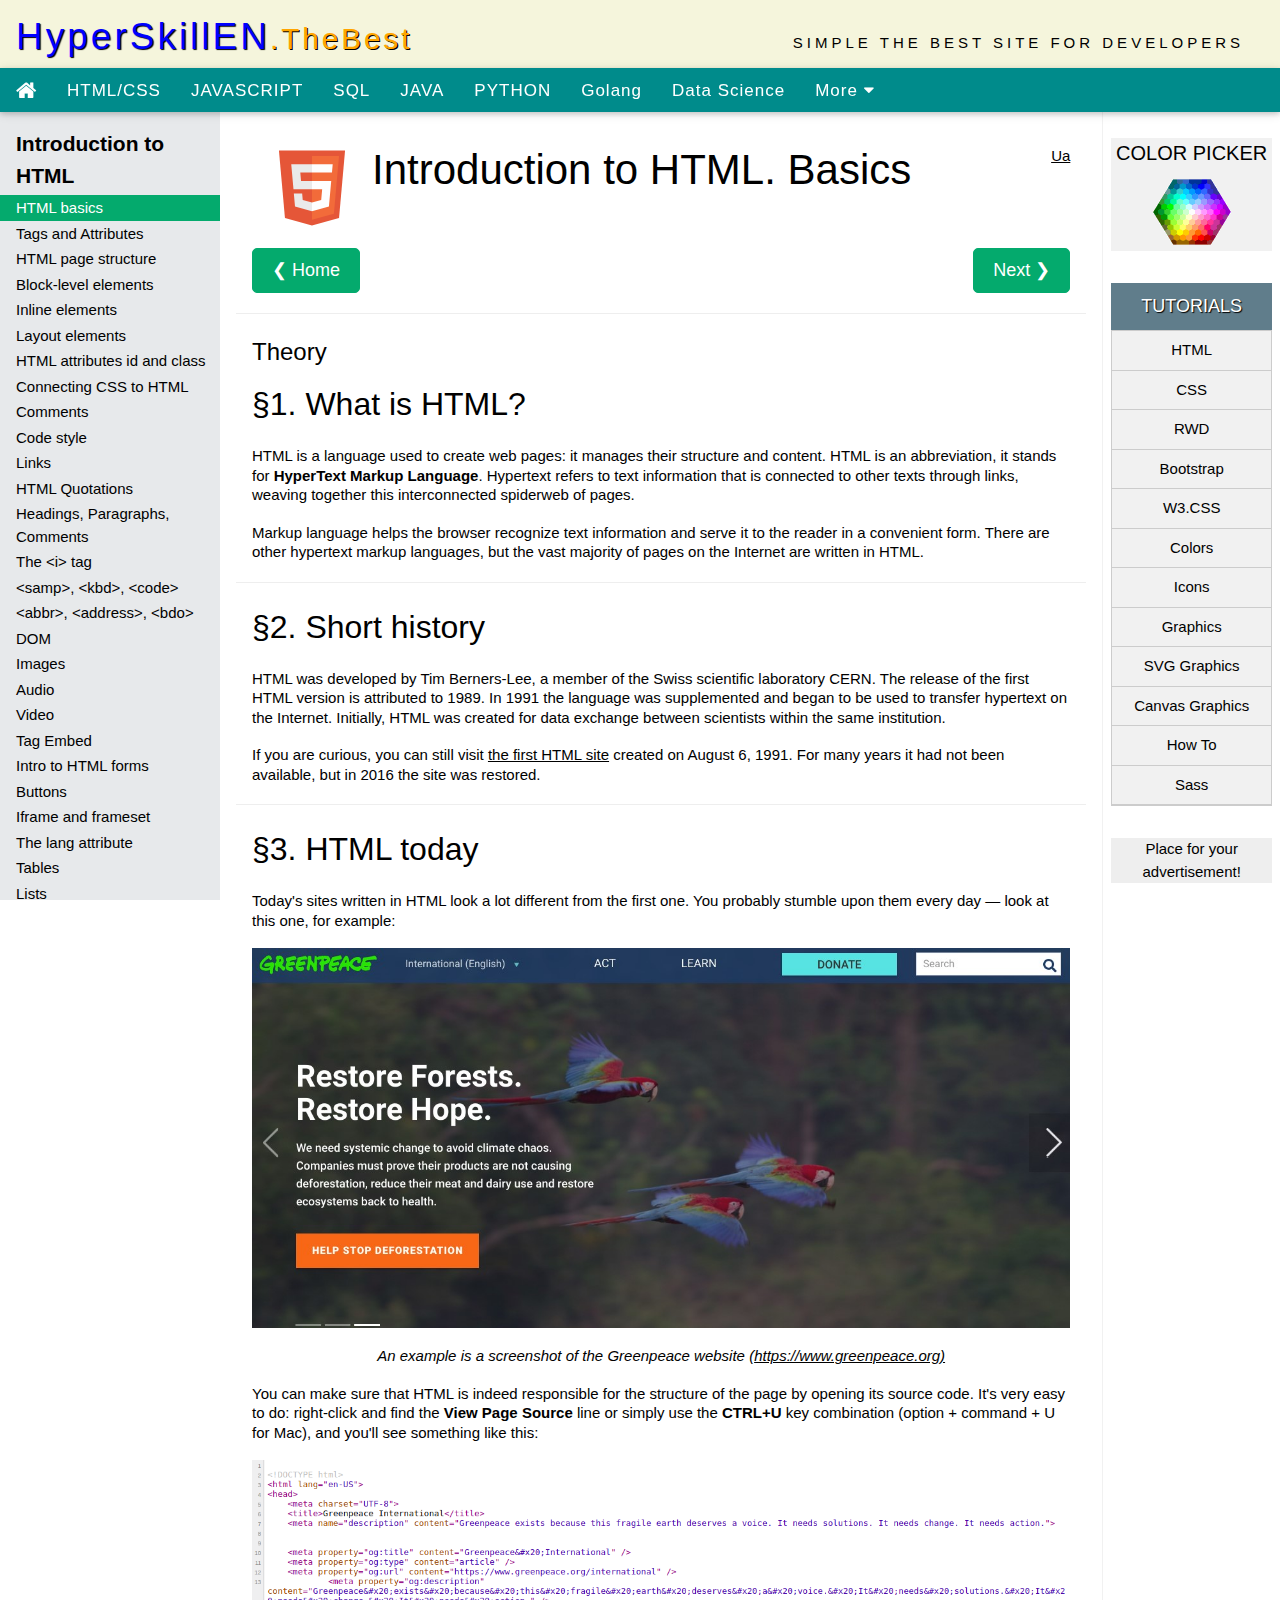
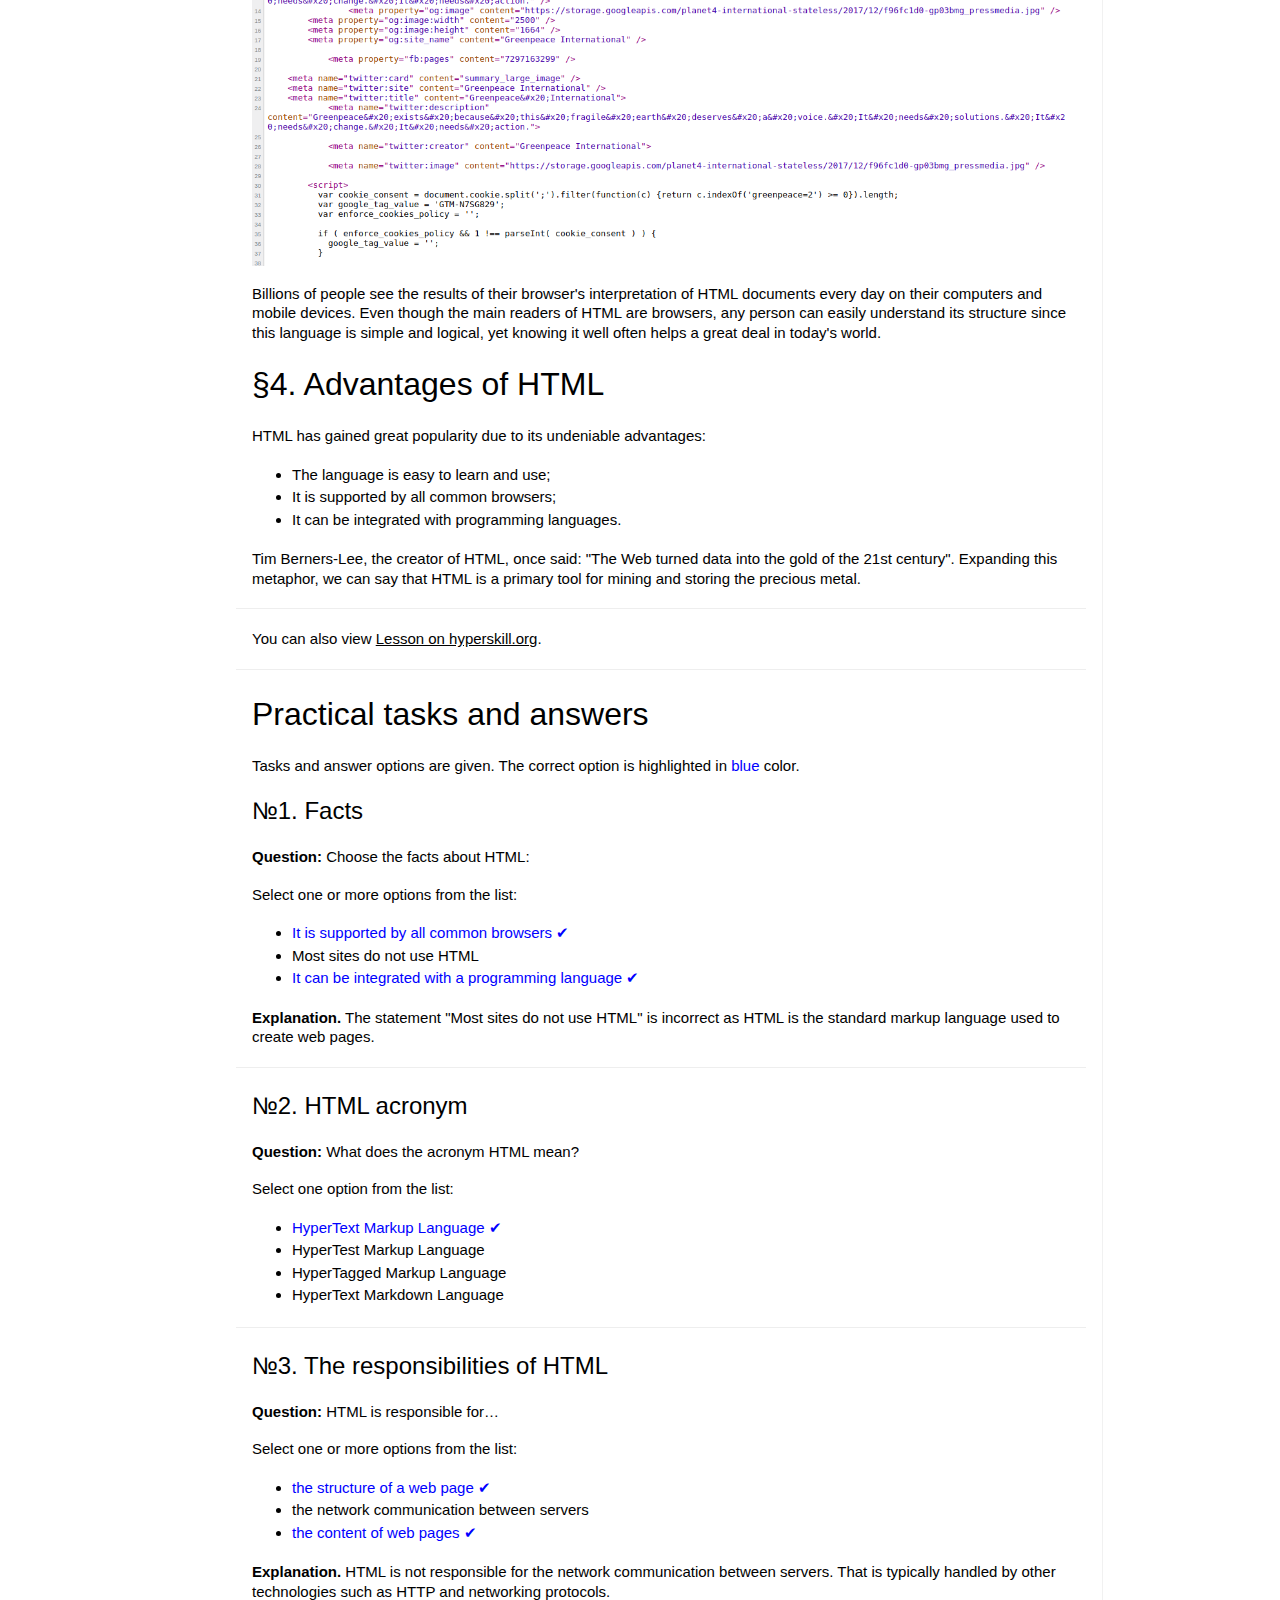
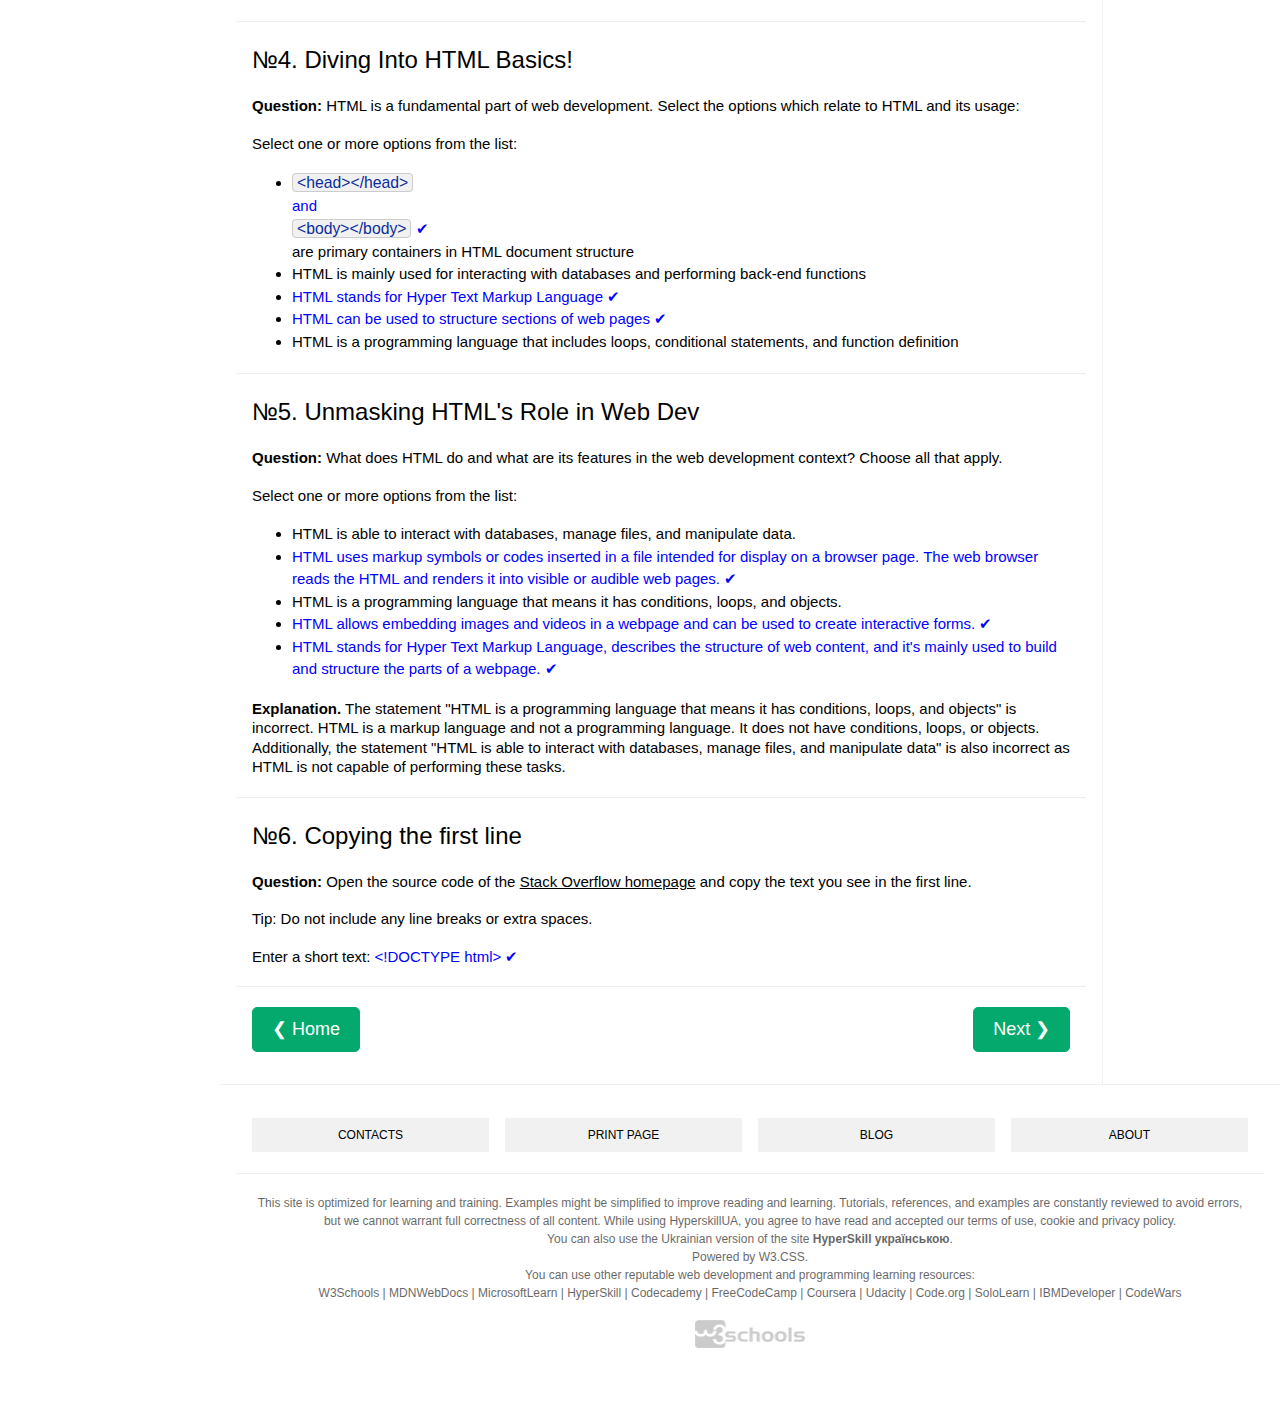
<file: 34/index_en.html>
<!DOCTYPE html>
<html lang='en'>
<meta charset='utf-8'>
<meta name='viewport' content='width=device-width, initial-scale=1'>
<meta http-equiv='X-UA-Compatible' content='ie=edge'>
<link rel='icon' href='../favicon.ico' type='image/x-icon'>
<link rel='stylesheet' href='../styles/w3.css'>
<link rel='stylesheet' href='../styles/external.css'>
<meta property="og:title" content="Hyperskill lessons with answers to test tasks">
<meta property='og:description' content='Well organized and easy to understand Web building tutorials with lots of examples of how to use HTML, CSS, JavaScript, SQL, Python, PHP, Java, Kotlin and more'>
<meta property='og:image' content='../images/w3schools_logo_436_2.png'>
<meta property='og:image:type' content='image/png'>
<meta property='og:image:width' content='436'>
<meta property='og:image:height' content='228'><title>HTML basics. What is HTML? Short history. Lessons for beginners. Tutorial from Hyperskill</title>
<meta name='description' content='HTML basics. Theory. What is HTML? Short history. HTML today. Advantages of HTML. Practical tasks and answers. Free online lessons with answers to tasks for beginners, high school students from Hyperskill in English'>
<div class='w3-container top'>
    <a class='w3schools-logo notranslate' href='../index_en.html'>HyperSkillEN<span class='dotcom w3-hide-small'>.TheBest</span></a>
    <div class='w3-right w3-hide-small w3-wide toptext' style="font-family:'Segoe UI',Arial,sans-serif">SIMPLE THE BEST SITE FOR DEVELOPERS</div>
</div>
<div style='display:none;position:absolute;z-index:4;right:52px;height:44px;background-color:#5f5f5f;letter-spacing:normal;' id='googleSearch'>
    <!--W3SchoolsUA-Google-Search-->
    <script async src='https://cse.google.com/cse.js?cx=751c3d18bb8a64f00'></script><div class='gcse-search'></div>
    <!--/W3SchoolsUA-Google-Search-->
</div>
<!--Top menu-->
<div class='w3-card-2 topnav notranslate' id='topnav'>
    <div style='overflow:auto;'>
        <div class='w3-bar w3-left' style='width:100%;overflow:hidden;height:44px'>
            <a class='topnav-icons fa fa-menu w3-hide-large w3-left w3-bar-item w3-button' href='javascript:void(0);' onclick='open_menu()' title='Меню'></a>
            <a class='topnav-icons fa fa-home w3-left w3-bar-item w3-button' href='../index_en.html' title='main'></a>
            <a class='w3-bar-item w3-button' href='../34/index_en.html' title='HTML Tutorial'>HTML/CSS</a>
            <a class='w3-bar-item w3-button' href='../32/index_en.html' title='JavaScript Tutorial'>JAVASCRIPT</a>
            <a class='w3-bar-item w3-button' href='../31/index_en.html' title='SQL Tutorial'>SQL</a>
            <a class='w3-bar-item w3-button' href='../8/index_en.html' title='Java Tutorial'>JAVA</a>
            <a class='w3-bar-item w3-button' href='../6/index_en.html' title='Python Tutorial'>PYTHON</a>
            <a class='w3-bar-item w3-button' href='../25/index_en.html' title='How To'>Golang</a>
            <a class='w3-bar-item w3-button' href='../28/index_en.html' title='W3.CSS Tutorial'>Data Science</a>
            <a class='w3-bar-item w3-button' href='../11/index_en.html' title='jQuery Tutorial'>Django</a>
            <a class='w3-bar-item w3-button w3-right' target='_blank' href='https://drive.google.com/open?id=1fddM8chCC273SbiTEYVNLorbZ2qij7fp' title='Download books for free from Google drive'>Books</a>
            <a class='topnav-icons fa w3-right w3-bar-item w3-button' href='javascript:void(0);' onclick='open_search(this)' title='Search'>&#128269;</a>
            <a class='topnav-icons fa w3-right w3-bar-item w3-button' href='javascript:void(0);' onclick='changecodetheme(this)' title='Dark theme'>&#9681;</a>
            <a class='w3-bar-item w3-button' id='topnavbtn_tutorials' href='javascript:void(0);' onclick='w3_open_nav("tutorials")' title='More tutorials'>More <i class='fa fa-caret-down'></i><i class='fa fa-caret-up' style='display:none'></i></a>
        </div>
        <div id='nav_tutorials' class='w3-bar-block w3-card-2' style='display:none;'>
            <span onclick='w3_close_nav("tutorials")' class='w3-button w3-xlarge w3-right' style='position:absolute;right:0;font-weight:bold;'>&times;</span>
            <div class='w3-row-padding' style='padding:24px 48px'>
                <div class='w3-col l3 m6'>
                    <h3>Tutorials:</h3>
                    <a class='w3-bar-item w3-button' href='../8/index_en.html'>Introduction to Java</a>
                    <a class='w3-bar-item w3-button' href='../2/index_en.html'>Python Core</a>
                    <a class='w3-bar-item w3-button' href='../18/index_en.html'>Kotlin Core</a>
                    <a class='w3-bar-item w3-button' href='../6/index_en.html'>Introduction to Python</a>
                    <a class='w3-bar-item w3-button' href='../5/index_en.html'>Frontend Core</a>
                    <a class='w3-bar-item w3-button' href='../3/index_en.html'>Kotlin Developer</a>
                    <a class='w3-bar-item w3-button' href='../12/index_en.html'>Java Backend Developer</a>
                    <a class='w3-bar-item w3-button' href='../17/index_en.html'>Java Developer</a>
                    <a class='w3-bar-item w3-button' href='../32/index_en.html'>Introduction to JavaScript</a>
                    <a class='w3-bar-item w3-button' href='../25/index_en.html'>Introduction to Go</a>
                    <a class='w3-bar-item w3-button' href='../15/index_en.html'>Java Core</a>
                    <a class='w3-bar-item w3-button' href='../28/index_en.html'>Introduction to Data Science</a>
                    <a class='w3-bar-item w3-button' href='../31/index_en.html'>Introduction to SQL</a>
                    <div class='w3-hide-large w3-hide-small'>
                        <a class='w3-bar-item w3-button' href='../9/index_en.html'>Java Desktop Application Developer</a>
                        <a class='w3-bar-item w3-button' href='../26/index_en.html'>Introduction to Command Line and Unix Shell</a>
                        <a class='w3-bar-item w3-button' href='../30/index_en.html'>SQL with Python</a>
                        <a class='w3-bar-item w3-button' href='../38/index_en.html'>Spring Security for Java Backend Developers</a>
                        <a class='w3-bar-item w3-button' href='../16/index_en.html'>Android Development with Kotlin</a>
                        <a class='w3-bar-item w3-button' href='../11/index_en.html'>Introduction to Django</a>
                        <a class='w3-bar-item w3-button' href='../42/index_en.html'>Machine Learning Algorithms from Scratch</a>
                        <a class='w3-bar-item w3-button' href='../34/index_en.html'>Introduction to HTML and CSS</a>
                        <a class='w3-bar-item w3-button' href='../29/index_en.html'>Flask Developer</a>
                        <a class='w3-bar-item w3-button' href='../10/index_en.html'>Introduction to Natural Language Processing</a>
                        <a class='w3-bar-item w3-button' href='../41/index_en.html'>Introduction to Computer Algorithms and Data Structures</a>
                        <a class='w3-bar-item w3-button' href='../27/index_en.html'>Introduction to Linear Algebra</a>
                        <a class='w3-bar-item w3-button' href='../48/index_en.html'>Introduction to Git</a>
                    </div>
                </div>
                <div class='w3-col l3 m6'>
                    <a class='w3-bar-item w3-button' href='../9/index_en.html'>Java Desktop Application Developer</a>
                    <a class='w3-bar-item w3-button' href='../26/index_en.html'>Introduction to Command Line and Unix Shell</a>
                    <a class='w3-bar-item w3-button' href='../30/index_en.html'>SQL with Python</a>
                    <a class='w3-bar-item w3-button' href='../38/index_en.html'>Spring Security for Java Backend Developers</a>
                    <a class='w3-bar-item w3-button' href='../16/index_en.html'>Android Development with Kotlin</a>
                    <a class='w3-bar-item w3-button' href='../11/index_en.html'>Introduction to Django</a>
                    <a class='w3-bar-item w3-button' href='../42/index_en.html'>Machine Learning Algorithms from Scratch</a>
                    <a class='w3-bar-item w3-button' href='../34/index_en.html'>Introduction to HTML and CSS</a>
                    <a class='w3-bar-item w3-button' href='../29/index_en.html'>Flask Developer</a>
                    <a class='w3-bar-item w3-button' href='../10/index_en.html'>Introduction to Natural Language Processing</a>
                    <a class='w3-bar-item w3-button' href='../41/index_en.html'>Introduction to Computer Algorithms and Data Structures</a>
                    <a class='w3-bar-item w3-button' href='../27/index_en.html'>Introduction to Linear Algebra</a>
                    <a class='w3-bar-item w3-button' href='../48/index_en.html'>Introduction to Git</a>
                    <div class='w3-hide-small'><br class='w3-hide-medium w3_hide-small'><br class='w3-hide-medium w3_hide-small'></div>
                </div>
                <div class='w3-col l3 m6'>
                    <a class='w3-bar-item w3-button' href='../33/index_en.html'>Math for Machine Learning</a>
                    <a class='w3-bar-item w3-button' href='../35/index_en.html'>Advanced Java</a>
                    <a class='w3-bar-item w3-button' href='../40/index_en.html'>SQL for Backend Developers</a>
                    <a class='w3-bar-item w3-button' href='../44/index_en.html'>Pandas for Data Analysis</a>
                    <a class='w3-bar-item w3-button' href='../37/index_en.html'>Kotlin Backend Developer with Spring Boot</a>
                    <a class='w3-bar-item w3-button' href='../50/index_en.html'>Essential Skills for Backend Developers</a>
                    <a class='w3-bar-item w3-button' href='../23/index_en.html'>Introduction to Scala</a>
                    <a class='w3-bar-item w3-button' href='../69/index_en.html'>Introduction to Kotlin</a>
                    <a class='w3-bar-item w3-button' href='../70/index_en.html'>Introduction to Spring Boot with Java</a>
                    <a class='w3-bar-item w3-button' href='../57/index_en.html'>Introduction to Math</a>
                    <a class='w3-bar-item w3-button' href='../49/index_en.html'>Introduction to Bioinformatics</a>
                    <a class='w3-bar-item w3-button' href='../58/index_en.html'>Python OOP</a>
                    <a class='w3-bar-item w3-button' href='../55/index_en.html'>Introduction to Node.js</a>
                    <a class='w3-bar-item w3-button' href='../54/index_en.html'>Practicing Algorithms with Python</a>
                </div>
                <div class='w3-col l3 m6 w3-hide-medium'>
                    <a class='w3-bar-item w3-button' href='../59/index_en.html'>Python for Science</a>
                    <a class='w3-bar-item w3-button' href='../47/index_en.html'>Algorithmic Thinking for Developers</a>
                    <a class='w3-bar-item w3-button' href='../45/index_en.html'>Introduction to Ktor</a>
                    <a class='w3-bar-item w3-button' href='../65/index_en.html'>JavaScript Core</a>
                    <a class='w3-bar-item w3-button' href='../60/index_en.html'>Introduction to MongoDB</a>
                    <a class='w3-bar-item w3-button' href='../62/index_en.html'>Data Analysis in Bioinformatics</a>
                    <a class='w3-bar-item w3-button' href='../79/index_en.html'>Chatbots and Dialogue Systems</a>
                    <a class='w3-bar-item w3-button' href='../61/index_en.html'>SQL for Data Analysis</a>
                    <a class='w3-bar-item w3-button' href='../85/index_en.html'>Introduction to Calculus</a>
                    <a class='w3-bar-item w3-button' href='../71/index_en.html'>Bioinformatics Core</a>
                </div>
            </div>
            <br>
        </div>
        <div id='nav_references' class='w3-bar-block w3-card-2'>
            <div class='w3-row-padding' style='padding:24px 48px'>
                <div class='w3-col l3 m6'></div>
                <div class='w3-col l3 m6'></div>
                <div class='w3-col l3 m6'></div>
                <div class='w3-col l3 m6 w3-hide-medium w3-hide-small'></div>
            </div>
            <br>
        </div>
        <div id='nav_exercises' class='w3-bar-block w3-card-2'>
            <div class='w3-row-padding' style='padding:24px 48px'>
                <div class='w3-col l4 m6'></div>
                <div class='w3-col l4 m6'></div>
                <div class='w3-col l4 m12'></div>
            </div>
            <br>
        </div>
    </div>
</div>
<!--/Top menu--><!--Left menu sidebar-->
<div class='w3-sidebar w3-collapse' id='sidenav'>
  <div id='leftmenuinner'>
    <div id='leftmenuinnerinner'>
    <nav>
        <h2 class='left'><span class='left_h2'><b>Introduction to HTML</b></h2>
        <a target='_top' href='index_en.html'>HTML basics</a>
        <a target='_top' href='tags-and-attributes_en.html'>Tags and Attributes</a>
        <a target='_top' href='html-page-structure_en.html'>HTML page structure</a>
        <a target='_top' href='block-level-elements_en.html'>Block-level elements</a>
        <a target='_top' href='inline-elements_en.html'>Inline elements</a>
        <a target='_top' href='layout-elements_en.html'>Layout elements</a>
        <a target='_top' href='html-attributes-id-and-class_en.html'>HTML attributes id and class</a>
        <a target='_top' href='connecting-css-to-html_en.html'>Connecting CSS to HTML</a>
        <a target='_top' href='comments_en.html'>Comments</a>
        <a target='_top' href='code-style_en.html'>Code style</a>
        <a target='_top' href='links_en.html'>Links</a>
        <a target='_top' href='html-quotations_en.html'>HTML Quotations</a>
        <a target='_top' href='headings-paragraphs-comments_en.html'>Headings, Paragraphs, Comments</a>
        <a target='_top' href='i-tag_en.html'>The &lt;i&gt; tag</a>
        <a target='_top' href='samp-kbd-code-tags_en.html'>&lt;samp&gt;, &lt;kbd&gt;, &lt;code&gt;</a>
        <a target='_top' href='abbr-address-bdo-tags_en.html'>&lt;abbr&gt;, &lt;address&gt;, &lt;bdo&gt;</a>
        <a target='_top' href='dom_en.html'>DOM</a>
        <a target='_top' href='images_en.html'>Images</a>
        <a target='_top' href='audio_en.html'>Audio</a>
        <a target='_top' href='video_en.html'>Video</a>
        <a target='_top' href='tag-embed_en.html'>Tag Embed</a>
        <a target='_top' href='intro-to-html-forms_en.html'>Intro to HTML forms</a>
        <a target='_top' href='buttons_en.html'>Buttons</a>
        <a target='_top' href='iframe-and-frameset_en.html'>Iframe and frameset</a>
        <a target='_top' href='the-lang-attribute_en.html'>The lang attribute</a>
        <a target='_top' href='intro-to-tables_en.html'>Tables</a>
        <div class='tut_overview'>
            <a target='_top' href='intro-to-tables_en.html'>Intro to Tables</a>
            <a target='_top' href='rows-cells-captions_en.html'>Rows, cells, captions</a>
            <a target='_top' href='merging-cells_en.html'>Tables: Merging cells</a>
            <a target='_top' href='sizing-tables_en.html'>Sizing tables</a>
            <a target='_top' href='table-alignment_en.html'>Table Alignment</a>
            <a target='_top' href='table-sizing-and-alignment_en.html'>Table sizing and alignment</a>
            <a target='_top' href='visibility_en.html'>Visibility</a>
            <a target='_top' href='responsive-tables_en.html'>Responsive Tables</a>
        </div>
        <a target='_top' href='intro-to-lists_en.html'>Lists</a>
        <div class='tut_overview'>
            <a target='_top' href='intro-to-lists_en.html'>Intro to Lists</a>
            <a target='_top' href='ordered-list-and-types_en.html'>Ordered list and types</a>
            <a target='_top' href='unordered-list-and-types_en.html'>Unordered list and types</a>
            <a target='_top' href='pseudo-classes_en.html'>Pseudo-classes</a>
            <a target='_top' href='list-style_en.html'>List style</a>
        </div>
        <a target='_top' href='images-and-text_en.html'>Images and Text</a>
        <a target='_top' href='html-progress-and-meter_en.html'>HTML progress and meter</a>
        <a target='_top' href='connecting-javascript-to-html_en.html'>Connecting JavaScript to HTML</a>
        <a target='_top' href='the-dialog-tag_en.html'>The Dialog tag</a>
        <a target='_top' href='layout-grids_en.html'>Layout grids</a>
        <a target='_top' href='the-html-seo-optimization_en.html'>The HTML SEO optimization</a>
        <br>
        <h2 class='left'><span class='left_h2'><b>Introduction to CSS</b></span></h2>
        <a target='_top' href='what-is-css_en.html'>What is CSS</a>
        <a target='_top' href='basic-syntax_en.html'>Basic syntax</a>
        <a target='_top' href='css-selectors_en.html'>CSS Selectors</a>
        <a target='_top' href='relative-units_en.html'>Relative units</a>
        <a target='_top' href='absolute-units_en.html'>Absolute units</a>
        <a target='_top' href='position_en.html'>Position</a>
        <a target='_top' href='float_en.html'>Float</a>
        <a target='_top' href='clear_en.html'>Clear</a>
        <a target='_top' href='positioning-properties_en.html'>Positioning properties</a>
        <a target='_top' href='z-index_en.html'>z-index</a>
        <a target='_top' href='margin-and-padding_en.html'>Margin and Padding</a>
        <a target='_top' href='width-and-height_en.html'>Width and Height</a>
        <a target='_top' href='border_en.html'>Border</a>
        <a target='_top' href='overflow_en.html'>Overflow</a>
        <a target='_top' href='colors-in-CSS_en.html'>Colors in CSS</a>
        <a target='_top' href='background_en.html'>Background</a>
        <a target='_top' href='using-fonts_en.html'>Using Fonts</a>
        <a target='_top' href='line-height_en.html'>Line-height</a>
        <a target='_top' href='text-alignment_en.html'>Text Alignment</a>
        <a target='_top' href='google-fonts_en.html'>Google Fonts</a>
        <a target='_top' href='introduction-to-flexbox_en.html'>Introduction to Flexbox</a>
        <a target='_top' href='orientation-and-display-order_en.html'>Orientation and Display order</a>
        <a target='_top' href='flexibility-growth-and-contraction-ratio_en.html'>Flexibility, growth and contraction ratio</a>
        <a target='_top' href='axis-alignment_en.html'>Axis alignment</a>
        <a target='_top' href='comments_en.html'>Comments</a>
        <a target='_top' href='code-style_en.html'>Code style</a>
        <a target='_top' href='media-queries_en.html'>Media queries</a>
        <a target='_top' href='visibility_en.html'>Visibility</a>
        <a target='_top' href='transform_en.html'>Transform</a>
        <a target='_top' href='backface-visibility_en.html'>Backface-visibility</a>
        <a target='_top' href='transitions_en.html'>Transitions</a>
        <a target='_top' href='introduction-to-animation_en.html'>Introduction to Animation</a>
        <a target='_top' href='pseudo-classes_en.html'>Pseudo-classes</a>
        <a target='_top' href='attribute-selectors-and-universal-selector_en.html'>Attribute selectors and Universal selector</a>
        <a target='_top' href='combinators_en.html'>Combinators</a>
        <a target='_top' href='pseudo-elements_en.html'>Pseudo-elements</a>
        <a target='_top' href='contextual-selectors_en.html'>Contextual selectors</a>
        <a target='_top' href='specificity_en.html'>Specificity</a>
      <br><br>
      </nav>
    </div>
  </div>
</div>
<!--/Left menu sidebar--><!--CONTENT-->
<div class='w3-main w3-light-grey' id='belowtopnav' style='margin-left:220px;'>
    <div class='w3-row w3-white'>
        <div class='w3-col l10 m12' id='main'>
          <div class="adver_adup">
    <script async src="https://pagead2.googlesyndication.com/pagead/js/adsbygoogle.js?client=ca-pub-6358227327561384" crossorigin="anonymous"></script>
    <!-- adup_gorizontal -->
    <ins class="adsbygoogle" style="display:block" data-ad-client="ca-pub-6358227327561384" data-ad-slot="5050829044" data-ad-format="auto" data-full-width-responsive="true"></ins>
    <script>(adsbygoogle = window.adsbygoogle || []).push({});</script>
</div>            <a href='index_en.html'><img src='../svg/HTML5_icon.svg' alt='HTML5 Lessons for beginners ' class='w3-left' title='HTML5 for beginners. Hyperskill in English' style='width: 120px; padding: 10px'></a><p class='w3-right'>
    <a href='index.html' title='Go to Ukrainian language'>Ua</a>
</p>
<article>
    <h1>Introduction to HTML. Basics</h1>
    <div class='w3-clear nextprev'>
        <a class='w3-left w3-btn' href='../index_en.html'>&#10094; Home</a>
        <a class='w3-right w3-btn' href='tags-and-attributes_en.html'>Next &#10095;</a>
    </div>
    <hr>
    <h3>Theory</h3>
    <h2>§1. What is HTML?</h2>
    <p>HTML is a language used to create web pages: it manages their structure and content. HTML is an abbreviation, it stands for <strong>HyperText Markup Language</strong>. Hypertext refers to text information that is connected to other texts through links, weaving together this interconnected spiderweb of pages.</p>
    <p>Markup language helps the browser recognize text information and serve it to the reader in a convenient form. There are other hypertext markup languages, but the vast majority of pages on the Internet are written in HTML.</p>
    <hr>
    <h2>§2. Short history</h2>
    <p>HTML was developed by Tim Berners-Lee, a member of the Swiss scientific laboratory CERN. The release of the first HTML version is attributed to 1989. In 1991 the language was supplemented and began to be used to transfer hypertext on the Internet. Initially, HTML was created for data exchange between scientists within the same institution.</p>
    <p>If you are curious, you can still visit <a href="http://info.cern.ch/hypertext/WWW/TheProject.html" target="_blank" rel="nofollow">the first HTML site</a> created on August 6, 1991. For many years it had not been available, but in 2016 the site was restored.</p>
    <hr>
    <div class="adver_adinfeed">
    <script async src="https://pagead2.googlesyndication.com/pagead/js/adsbygoogle.js?client=ca-pub-6358227327561384" crossorigin="anonymous"></script>
    <ins class="adsbygoogle" style="display:block" data-ad-format="fluid" data-ad-layout-key="-5o+cq-k-pl+1ar" data-ad-client="ca-pub-6358227327561384" data-ad-slot="2302652563"></ins>
    <script>(adsbygoogle = window.adsbygoogle || []).push({});</script>
</div>    <h2>§3. HTML today</h2>
    <p>Today's sites written in HTML look a lot different from the first one. You probably stumble upon them every day — look at this one, for example:</p>
    <img src="../images/example_site.jpeg" alt="Example site" class="w3-center w3-image">
    <p class="w3-center"><i>An example is a screenshot of the Greenpeace website (<a href="https://www.greenpeace.org" target="_blank" rel="nofollow">https://www.greenpeace.org)</a></i></p>
    <p>You can make sure that HTML is indeed responsible for the structure of the page by opening its source code. It's very easy to do: right-click and find the <b>View Page Source</b> line or simply use the <b>CTRL+U</b> key combination (option + command + U for Mac), and you'll see something like this:</p>
    <img src="../images/example_view_page_source.png" alt="The source code of the web page" class="w3-center w3-image">
    <p>Billions of people see the results of their browser's interpretation of HTML documents every day on their computers and mobile devices. Even though the main readers of HTML are browsers, any person can easily understand its structure since this language is simple and logical, yet knowing it well often helps a great deal in today's world.</p>
    <h2>§4. Advantages of HTML</h2>
    <p>HTML has gained great popularity due to its undeniable advantages:</p>
    <ul>
        <li>The language is easy to learn and use;</li>
        <li>It is supported by all common browsers;</li>
        <li>It can be integrated with programming languages.</li>
    </ul>
    <p>Tim Berners-Lee, the creator of HTML, once said: "The Web turned data into the gold of the 21st century". Expanding this metaphor, we can say that HTML is a primary tool for mining and storing the precious metal.</p>
    <hr>
    <p>You can also view <a href="https://hyperskill.org/learn/step/6434" target="_blank" rel="nofollow">Lesson on hyperskill.org</a>.</p>
    <hr>
    <h2>Practical tasks and answers</h2>
    <p>Tasks and answer options are given. The correct option is highlighted in <span style="color:blue">blue</span> color.</p>
    <h3>№1. Facts</h3>
    <p><b>Question:</b> Choose the facts about HTML:</p>
    <p>Select one or more options from the list:</p>
    <ul>
        <li><span style="color:blue">It is supported by all common browsers &#x2714;</span></li>
        <li>Most sites do not use HTML</li>
        <li><span style="color:blue">It can be integrated with a programming language &#x2714;</span></li>
    </ul>
    <p><b>Explanation.</b> The statement "Most sites do not use HTML" is incorrect as HTML is the standard markup language used to create web pages.</p>
    <hr>
    <h3>№2. HTML acronym</h3>
    <p><b>Question:</b> What does the acronym HTML mean?</p>
    <p>Select one option from the list:</p>
    <ul>
        <li><span style="color:blue">HyperText Markup Language &#x2714;</span></li>
        <li>HyperTest Markup Language</li>
        <li>HyperTagged Markup Language</li>
        <li>HyperText Markdown Language</li>
    </ul>
    <hr>
    <h3>№3. The responsibilities of HTML</h3>
    <p><b>Question:</b> HTML is responsible for…</p>
    <p>Select one or more options from the list:</p>
    <ul>
        <li><span style="color:blue">the structure of a web page &#x2714;</span></li>
        <li>the network communication between servers</li>
        <li><span style="color:blue">the content of web pages &#x2714;</span></li>
    </ul>
    <p><b>Explanation.</b> HTML is not responsible for the network communication between servers. That is typically handled by other technologies such as HTTP and networking protocols.</p>
    <hr>
    <h3>№4. Diving Into HTML Basics!</h3>
    <p><b>Question:</b> HTML is a fundamental part of web development. Select the options which relate to HTML and its usage:</p>
    <p>Select one or more options from the list:</p>
    <ul>
        <li><span style="color:blue"><span class="h-codespan">&lt;head&gt;&lt;/head&gt;</span><br>
            and<br>
            <span class="h-codespan">&lt;body&gt;&lt;/body&gt;</span> &#x2714;</span></li>
            are primary containers in HTML document structure
        <li>HTML is mainly used for interacting with databases and performing back-end functions</li>
        <li><span style="color:blue">HTML stands for Hyper Text Markup Language &#x2714;</span></li>
        <li><span style="color:blue">HTML can be used to structure sections of web pages &#x2714;</span></li>
        <li>HTML is a programming language that includes loops, conditional statements, and function definition</li>
    </ul>
    <hr>
    <h3>№5. Unmasking HTML's Role in Web Dev</h3>
    <p><b>Question:</b> What does HTML do and what are its features in the web development context? Choose all that apply.</p>
    <p>Select one or more options from the list:</p>
    <ul>
        <li>HTML is able to interact with databases, manage files, and manipulate data.</li>
        <li><span style="color:blue">HTML uses markup symbols or codes inserted in a file intended for display on a browser page. The web browser reads the HTML and renders it into visible or audible web pages. &#x2714;</span></li>
        <li>HTML is a programming language that means it has conditions, loops, and objects.</li>
        <li><span style="color:blue">HTML allows embedding images and videos in a webpage and can be used to create interactive forms. &#x2714;</span></li>
        <li><span style="color:blue">HTML stands for Hyper Text Markup Language, describes the structure of web content, and it's mainly used to build and structure the parts of a webpage. &#x2714;</span></li>
    </ul>
    <p><b>Explanation.</b> The statement "HTML is a programming language that means it has conditions, loops, and objects" is incorrect. HTML is a markup language and not a programming language. It does not have conditions, loops, or objects. Additionally, the statement "HTML is able to interact with databases, manage files, and manipulate data" is also incorrect as HTML is not capable of performing these tasks.</p>
    <hr>
    <h3>№6. Copying the first line</h3>
    <p><b>Question:</b> Open the source code of the <a href="https://stackoverflow.com/" target="_blank" rel="nofollow">Stack Overflow homepage</a> and copy the text you see in the first line.</p>
    <p>Tip: Do not include any line breaks or extra spaces.</p>
    <p>Enter a short text: <span style="color:blue">&lt;!DOCTYPE html&gt; &#x2714;</span></p>
    <hr>
    <div class='w3-clear nextprev'>
        <a class='w3-left w3-btn' href='../index_en.html'>&#10094; Home</a>
        <a class='w3-right w3-btn' href='tags-and-attributes_en.html'>Next &#10095;</a>
    </div>
</article>
<div class="adver_addown">
    <script async src="https://pagead2.googlesyndication.com/pagead/js/adsbygoogle.js?client=ca-pub-6358227327561384" crossorigin="anonymous"></script>
    <!-- addown_gorizontal -->
    <ins class="adsbygoogle" style="display:block" data-ad-client="ca-pub-6358227327561384" data-ad-slot="7281891662" data-ad-format="auto" data-full-width-responsive="true"></ins>
    <script>(adsbygoogle = window.adsbygoogle || []).push({});</script>
</div>
</div>
<!--Right sidebar-->
<div class='w3-col l2 m12' id='right'>
    <div class='sidesection w3-light-gray' style='padding-bottom: 5px'>
        <h4><a href='https://w3schoolsua.github.io/colors/colors_picker_en.html'>COLOR PICKER</a></h4>
        <a href='https://w3schoolsua.github.io/colors/colors_picker_en.html'><img src='../images/colorpicker.gif' alt='colorpicker'></a>
    </div>
    <div class='sidesection' style='margin-left:auto;margin-right:auto;max-width:100%'>
        <div class='w3-container w3-blue-grey'>
            <h5 class="shadow-black-1" title="All online textbooks on the site">TUTORIALS</h5>
        </div>
        <div class='w3-border'>
            <a href='https://w3schoolsua.github.io/html/index_en.html' class='btn-rightbar'>HTML</a>
            <a href='https://w3schoolsua.github.io/css/index_en.html' class='btn-rightbar'>CSS</a>
            <a href='https://w3schoolsua.github.io/css/css_rwd_intro_en.html' class='btn-rightbar'>RWD</a>
            <a href='https://w3schoolsua.github.io/bootstrap/bootstrap_ver_en.html' class='btn-rightbar'>Bootstrap</a>
            <a href='https://w3schoolsua.github.io/w3css/index_en.html' class='btn-rightbar'>W3.CSS</a>
            <a href='https://w3schoolsua.github.io/colors/index_en.html' class='btn-rightbar'>Colors</a>
            <a href='https://w3schoolsua.github.io/icons/index_en.html' class='btn-rightbar'>Icons</a>
            <a href='https://w3schoolsua.github.io/graphics/index_en.html' class='btn-rightbar'>Graphics</a>
            <a href='https://w3schoolsua.github.io/graphics/svg_intro_en.html' class='btn-rightbar'>SVG Graphics</a>
            <a href='https://w3schoolsua.github.io/graphics/canvas_intro_en.html' class='btn-rightbar'>Canvas Graphics</a>
            <a href='https://w3schoolsua.github.io/howto/index_en.html' class='btn-rightbar'>How To</a>
            <a href='https://w3schoolsua.github.io/sass/index_en.html' class='btn-rightbar'>Sass</a>
        </div>
    </div>
  <div class='sidesection' style='margin-left:auto;margin-right:auto;max-width:230px;background:#eee'>Place for your advertisement!</div>
<div class="adver2">
    <script async src="https://pagead2.googlesyndication.com/pagead/js/adsbygoogle.js?client=ca-pub-6358227327561384" crossorigin="anonymous"></script>
    <!-- admedia_vertical_rightbar -->
    <ins class="adsbygoogle" style="display:block" data-ad-client="ca-pub-6358227327561384" data-ad-slot="1902033594" data-ad-format="auto" data-full-width-responsive="true"></ins>
    <script>(adsbygoogle = window.adsbygoogle || []).push({});</script>
</div>
<div class="adver4">
    <script async src="https://pagead2.googlesyndication.com/pagead/js/adsbygoogle.js?client=ca-pub-6358227327561384" crossorigin="anonymous"></script>
    <!-- admedia_square_rightbar -->
    <ins class="adsbygoogle" style="display:block" data-ad-client="ca-pub-6358227327561384" data-ad-slot="6653465929" data-ad-format="auto" data-full-width-responsive="true"></ins>
    <script>(adsbygoogle = window.adsbygoogle || []).push({});</script>
</div>
<div class="adver3">
    <script async src="https://pagead2.googlesyndication.com/pagead/js/adsbygoogle.js?client=ca-pub-6358227327561384" crossorigin="anonymous"></script>
    <!-- admedia_vertical_rightbar2 -->
    <ins class="adsbygoogle" style="display:block" data-ad-client="ca-pub-6358227327561384" data-ad-slot="7441711750" data-ad-format="auto" data-full-width-responsive="true"></ins>
    <script>(adsbygoogle = window.adsbygoogle || []).push({});</script>
</div></div>
<!--/Right sidebar-->
</div><!--FOOTER-->
<div id='footer' class='footer w3-container w3-white'>
    <hr>
  <div class='w3-row-padding w3-center w3-small' style='margin:0 -16px'>
    <div class='w3-col l3 m3 s12'>
      <a class='w3-button w3-light-grey w3-block' href='javascript:void(0);' onclick='displayError();return false' style='white-space:nowrap;text-decoration:none;margin-top:1px;margin-bottom:1px'>CONTACTS</a>
    </div>
    <div class='w3-col l3 m3 s12'>
      <a class='w3-button w3-light-grey w3-block' href='javascript:void(0);' target='_blank' onclick='printPage();return false;' style='text-decoration:none;margin-top:1px;margin-bottom:1px'>PRINT PAGE</a>
    </div>
    <div class='w3-col l3 m3 s12'>
      <a class='w3-button w3-light-grey w3-block' href='../blog/index.html' target='_top' style='text-decoration:none;margin-top:1px;margin-bottom:1px'>BLOG</a>
    </div>
    <div class='w3-col l3 m3 s12'>
      <a class='w3-button w3-light-grey w3-block' href='../about/index_en.html' target='_top' style='text-decoration:none;margin-top:1px;margin-bottom:1px'>ABOUT</a>
    </div>
  </div>
  <div class='w3-padding w3-margin-bottom' id='err_form' style='display:none;position:relative;background-color: #DDE7EA;'>
    <span onclick="this.parentElement.style.display='none'" class='w3-button w3-display-topright w3-large'>&times;</span>
      <h2>Contacts</h2>
      <p>If you want to report a bug, as well as make an offer for the site, add an ad or advertisement on the site, do not hesitate to email the admin:</p>
      <p>w3schoolsua@gmail.com</p>
  </div>
  <div class='w3-row w3-center w3-small'>
      <div class="adver_adinfeed">
    <script async src="https://pagead2.googlesyndication.com/pagead/js/adsbygoogle.js?client=ca-pub-6358227327561384" crossorigin="anonymous"></script>
    <ins class="adsbygoogle" style="display:block" data-ad-format="fluid" data-ad-layout-key="-5o+cq-k-pl+1ar" data-ad-client="ca-pub-6358227327561384" data-ad-slot="2302652563"></ins>
    <script>(adsbygoogle = window.adsbygoogle || []).push({});</script>
</div>  </div>
  <hr>
  <div class='w3-center w3-small w3-opacity'>This site is optimized for learning and training. Examples might be simplified to improve reading and learning. Tutorials, references, and examples are constantly reviewed to avoid errors, but we cannot warrant full correctness of all content. While using HyperskillUA, you agree to have read and accepted our <a href='https://w3schoolsua.github.io/about/about_copyright_en.html'>terms of use</a>, <a href='https://w3schoolsua.github.io/about/about_privacy_en.html'>cookie and privacy policy</a>.<br>
You can also use the Ukrainian version of the site <a href='../index.html'><strong>HyperSkill українською</strong></a>.<br>
    <a href='https://w3schoolsua.github.io/w3css/index_en.html'>Powered by W3.CSS</a>.<br>
    You can use other reputable web development and programming learning resources:<br>
    <a href='https://www.w3schools.com/' target='_blank'>W3Schools</a>&nbsp;|&nbsp;<a href='https://developer.mozilla.org/en-US/?retiredLocale=uk' target='_blank'>MDNWebDocs</a>&nbsp;|&nbsp;<a href='https://learn.microsoft.com/uk-ua/' target='_blank'>MicrosoftLearn</a>&nbsp;|&nbsp;<a href='https://hyperskill.org/' target='_blank'>HyperSkill</a>&nbsp;|&nbsp;<a href='https://www.codecademy.com/' target='_blank'>Codecademy</a>&nbsp;|&nbsp;<a href='https://www.freecodecamp.org/' target='_blank'>FreeCodeCamp</a>&nbsp;|&nbsp;<a href='https://www.coursera.org/' target='_blank'>Coursera</a>&nbsp;|&nbsp;<a href='https://www.udacity.com/' target='_blank'>Udacity</a>&nbsp;|&nbsp;<a href='https://code.org/' target='_blank'>Code.org</a>&nbsp;|&nbsp;<a href='https://www.sololearn.com/' target='_blank'>SoloLearn</a>&nbsp;|&nbsp;<a href='https://developer.ibm.com/' target='_blank'>IBMDeveloper</a>&nbsp;|&nbsp;<a href='https://www.codewars.com/' target='_blank'>CodeWars</a>
    <br><br>
    <a href='../index_en.html'><img style='width:110px;height:28px;border:0' src='../images/w3schoolscom_gray.gif' alt='W3Schools'></a>
  </div>
  <br><br>
    <div class="adver_adfooter">
    <!--web--><script async src="https://pagead2.googlesyndication.com/pagead/js/adsbygoogle.js?client=ca-pub-6358227327561384" crossorigin="anonymous"></script><!--/web-->
    <!--w3--><script async src="https://pagead2.googlesyndication.com/pagead/js/adsbygoogle.js?client=ca-pub-4060216941760396" crossorigin="anonymous"></script><!--/w3-->
    <!-- addown_gorizontal -->
    <ins class="adsbygoogle" style="display:block" data-ad-client="ca-pub-6358227327561384" data-ad-slot="7281891662" data-ad-format="auto" data-full-width-responsive="true"></ins>
    <script>(adsbygoogle = window.adsbygoogle || []).push({});</script>
</div>
</div>
</div>
<script src='../lib/w3schools_footer.js'></script>
<!--[if lt IE 9]>
<script src='../cdn/html5shiv/3.7.3/html5shiv.js'></script>
<script src='../cdn/respond/1.4.2/respond.min.js'></script>
<![endif]-->
<!--FOOTER-->
</html>
</file>
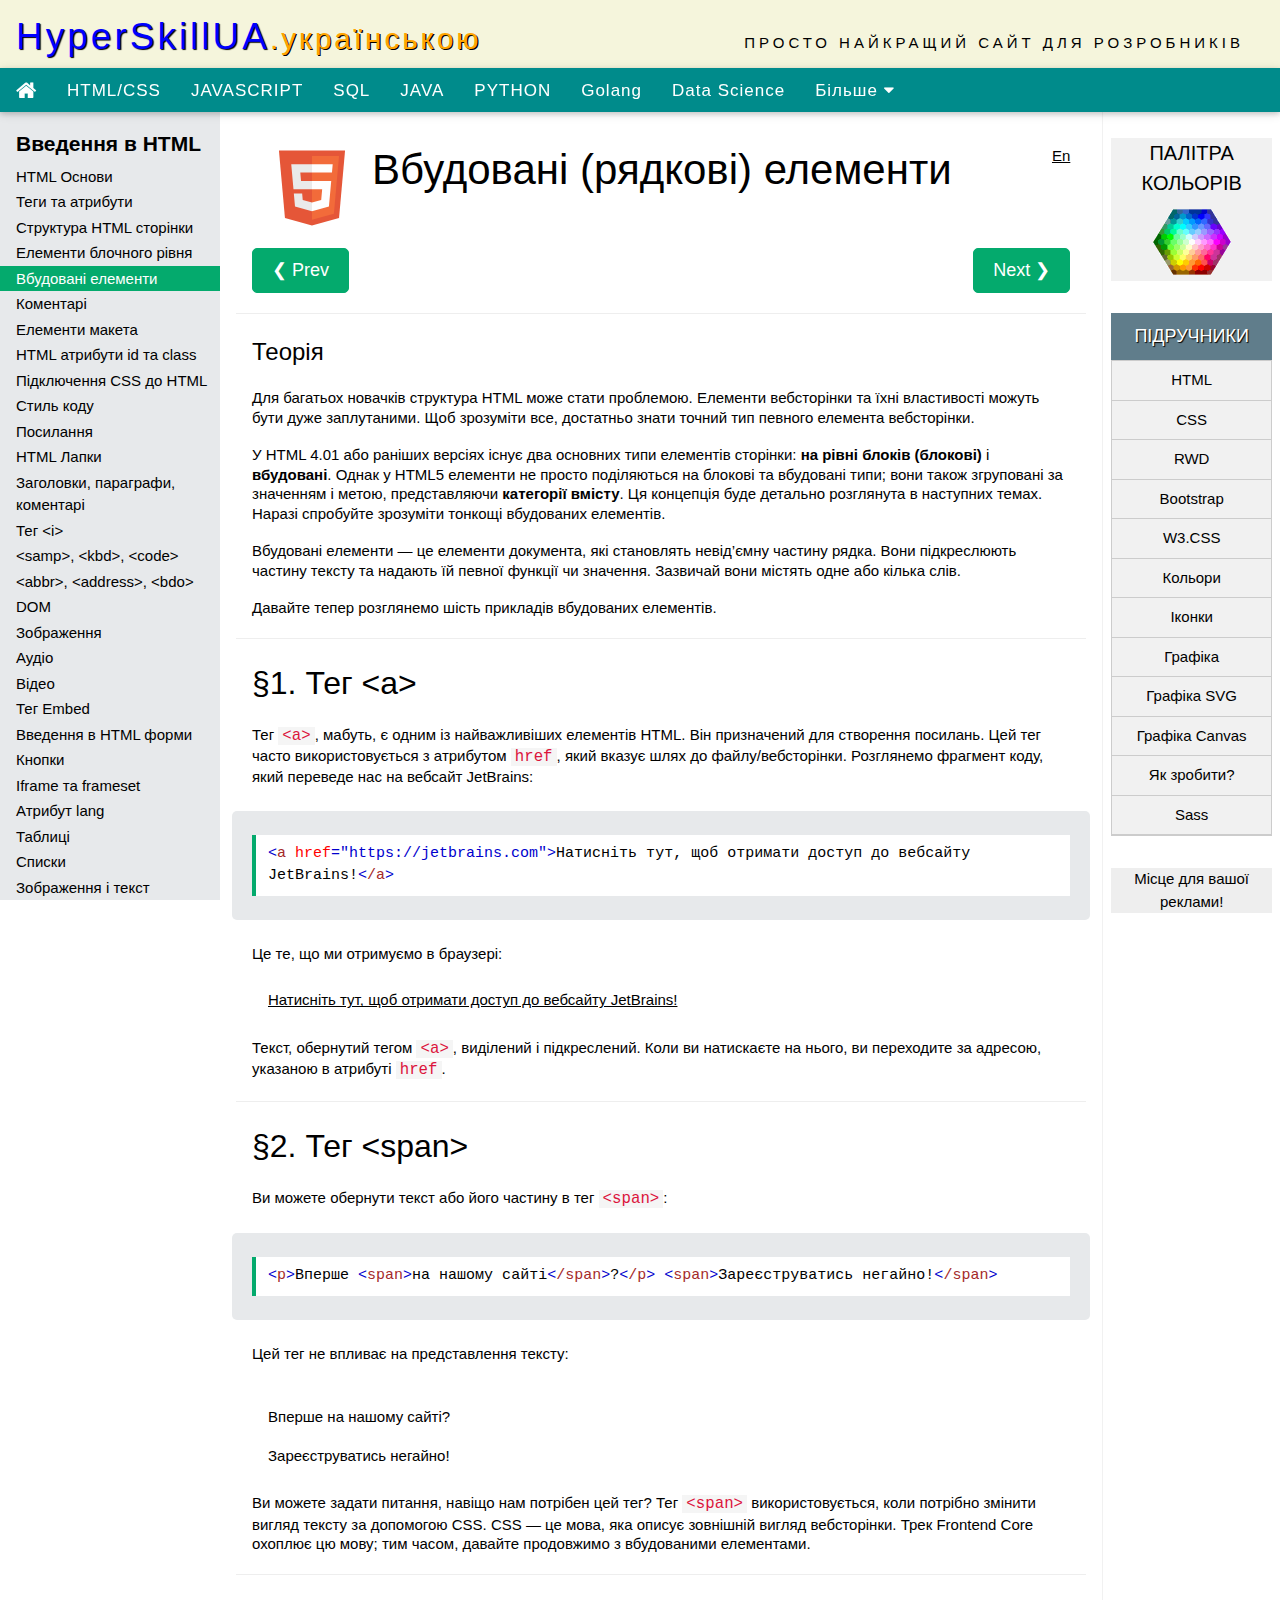
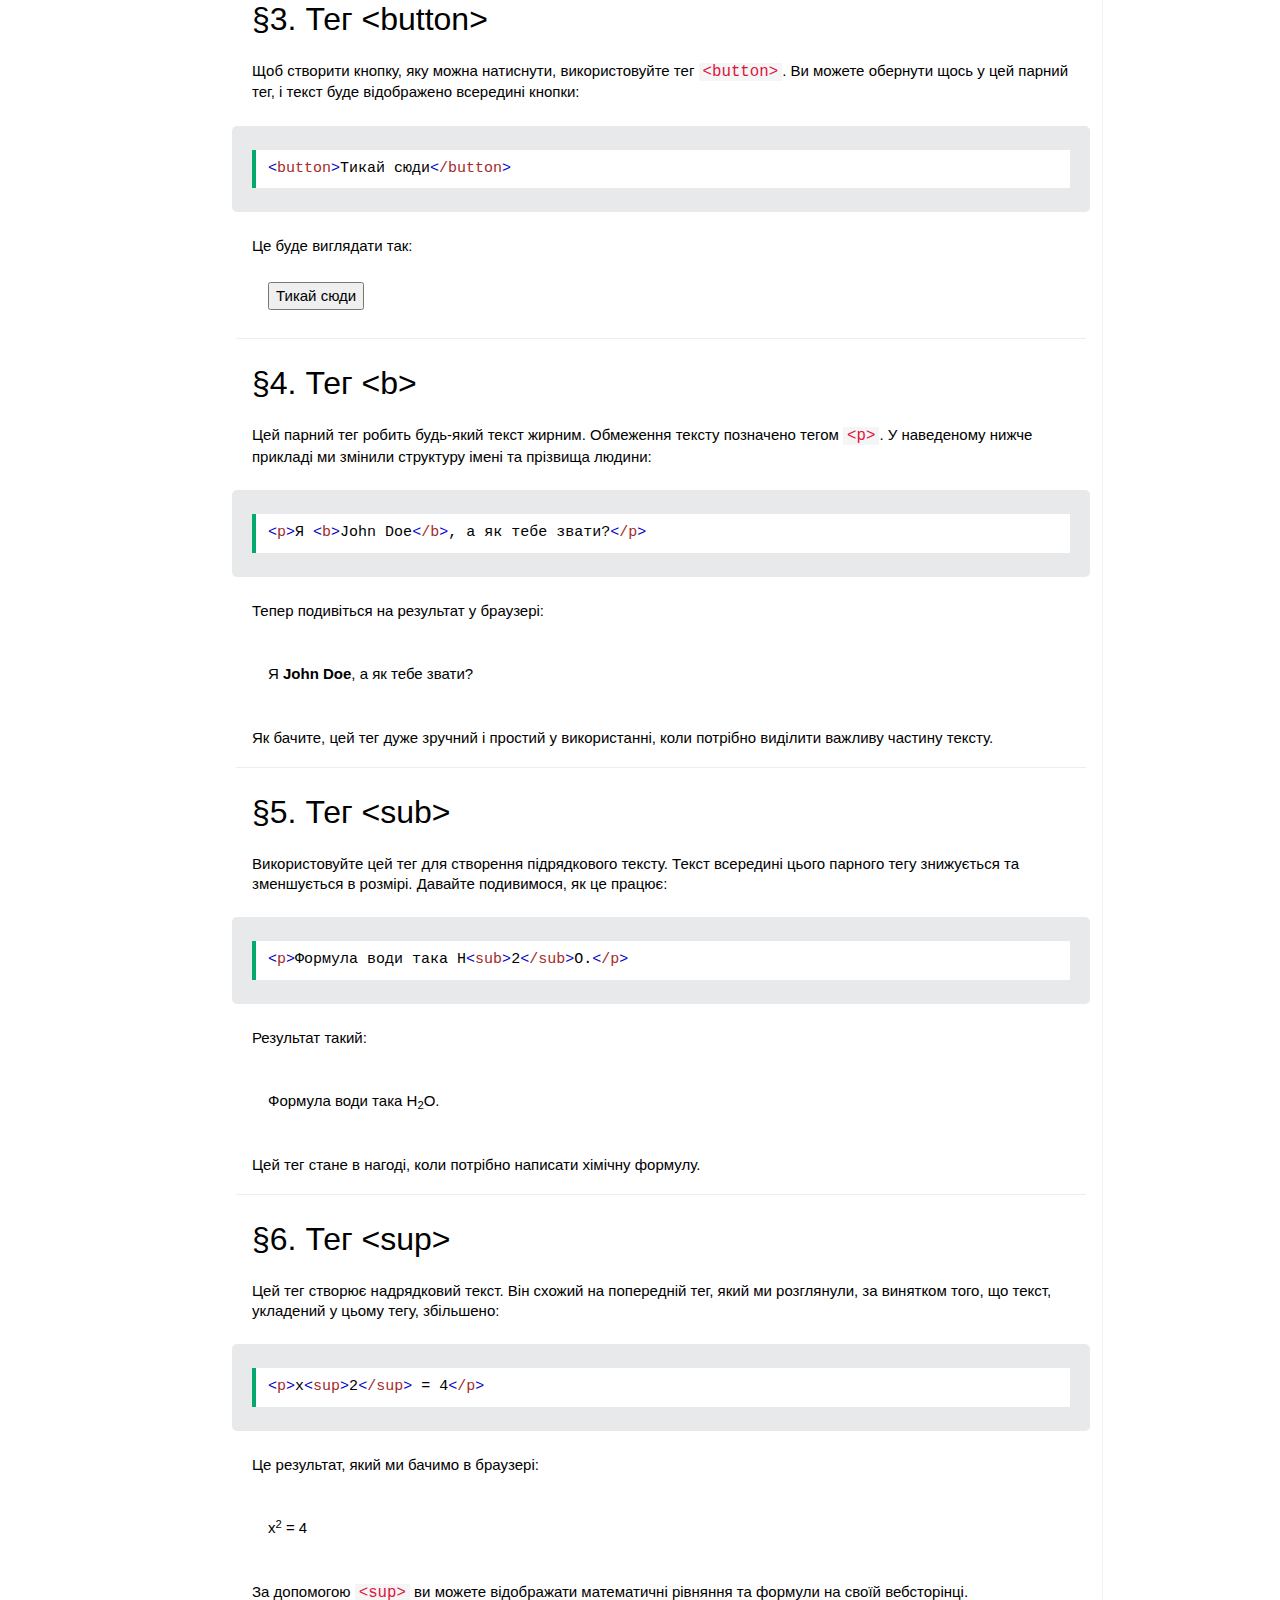
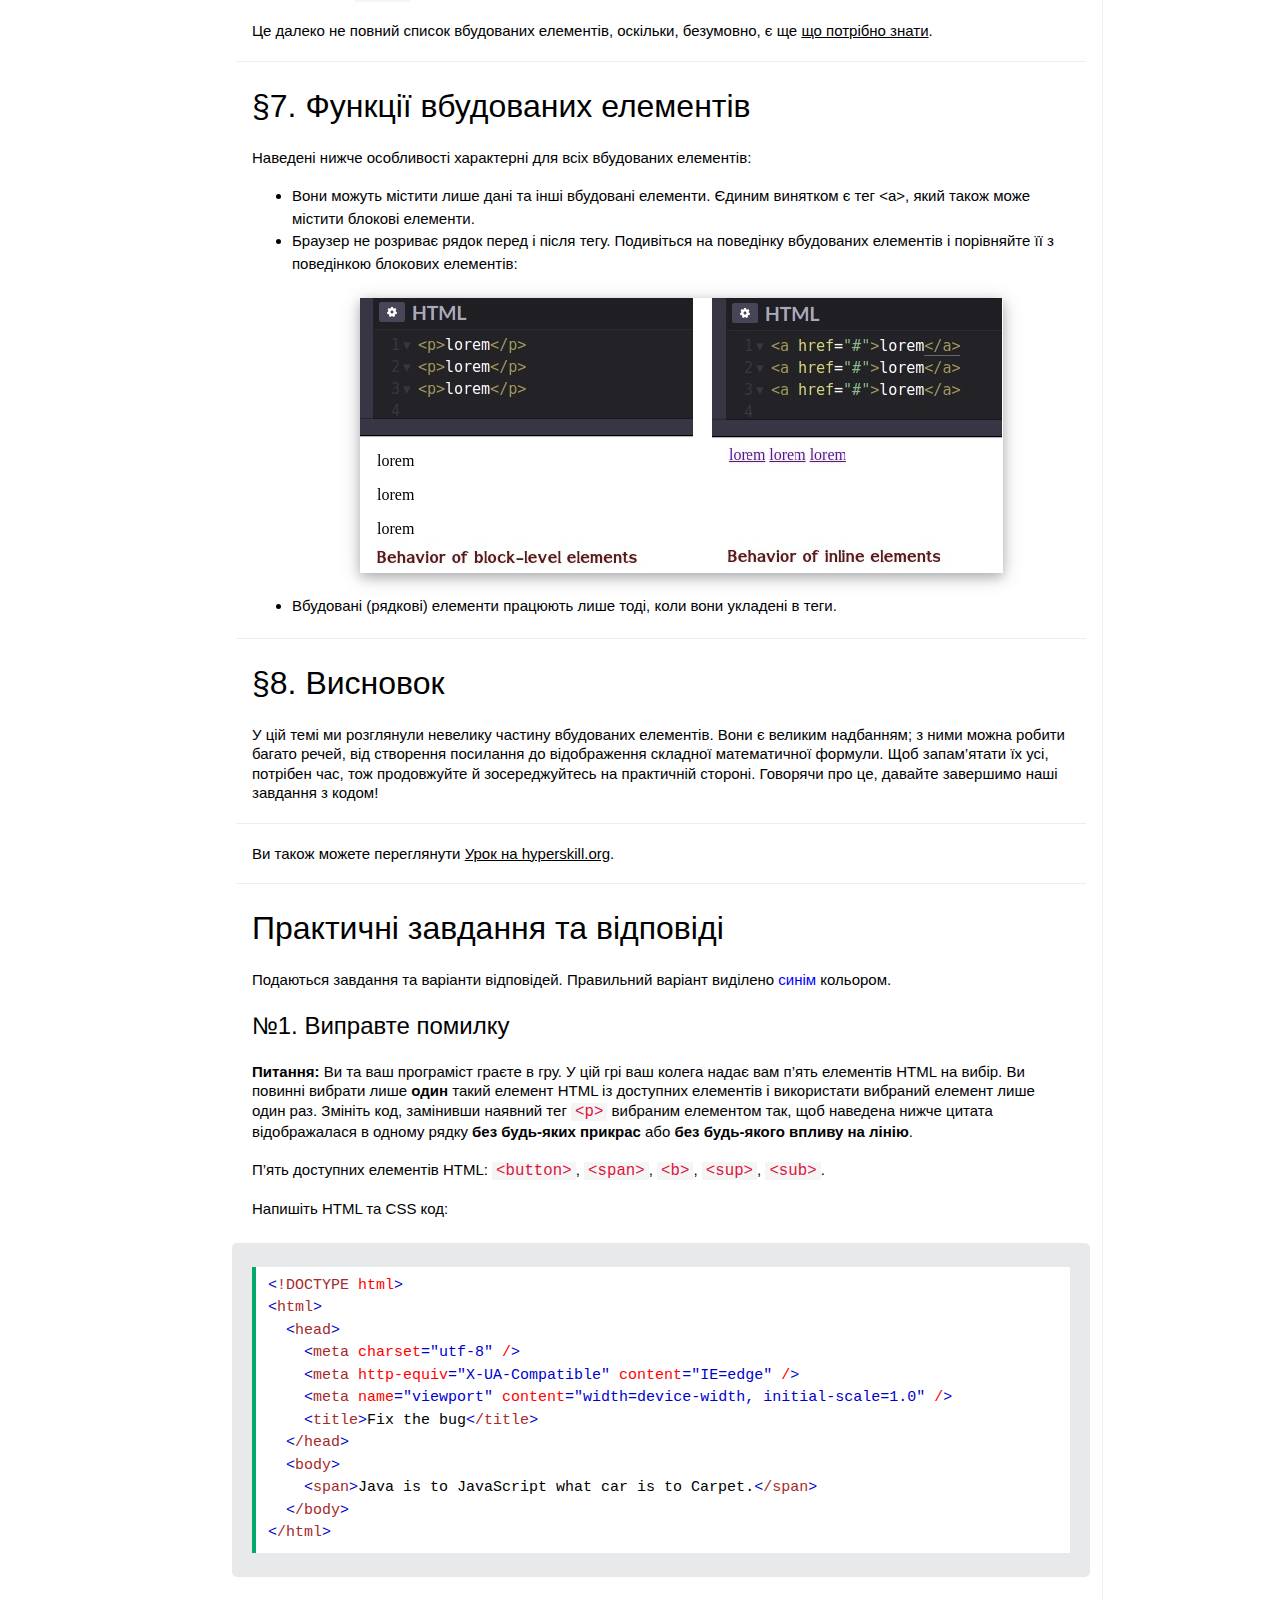
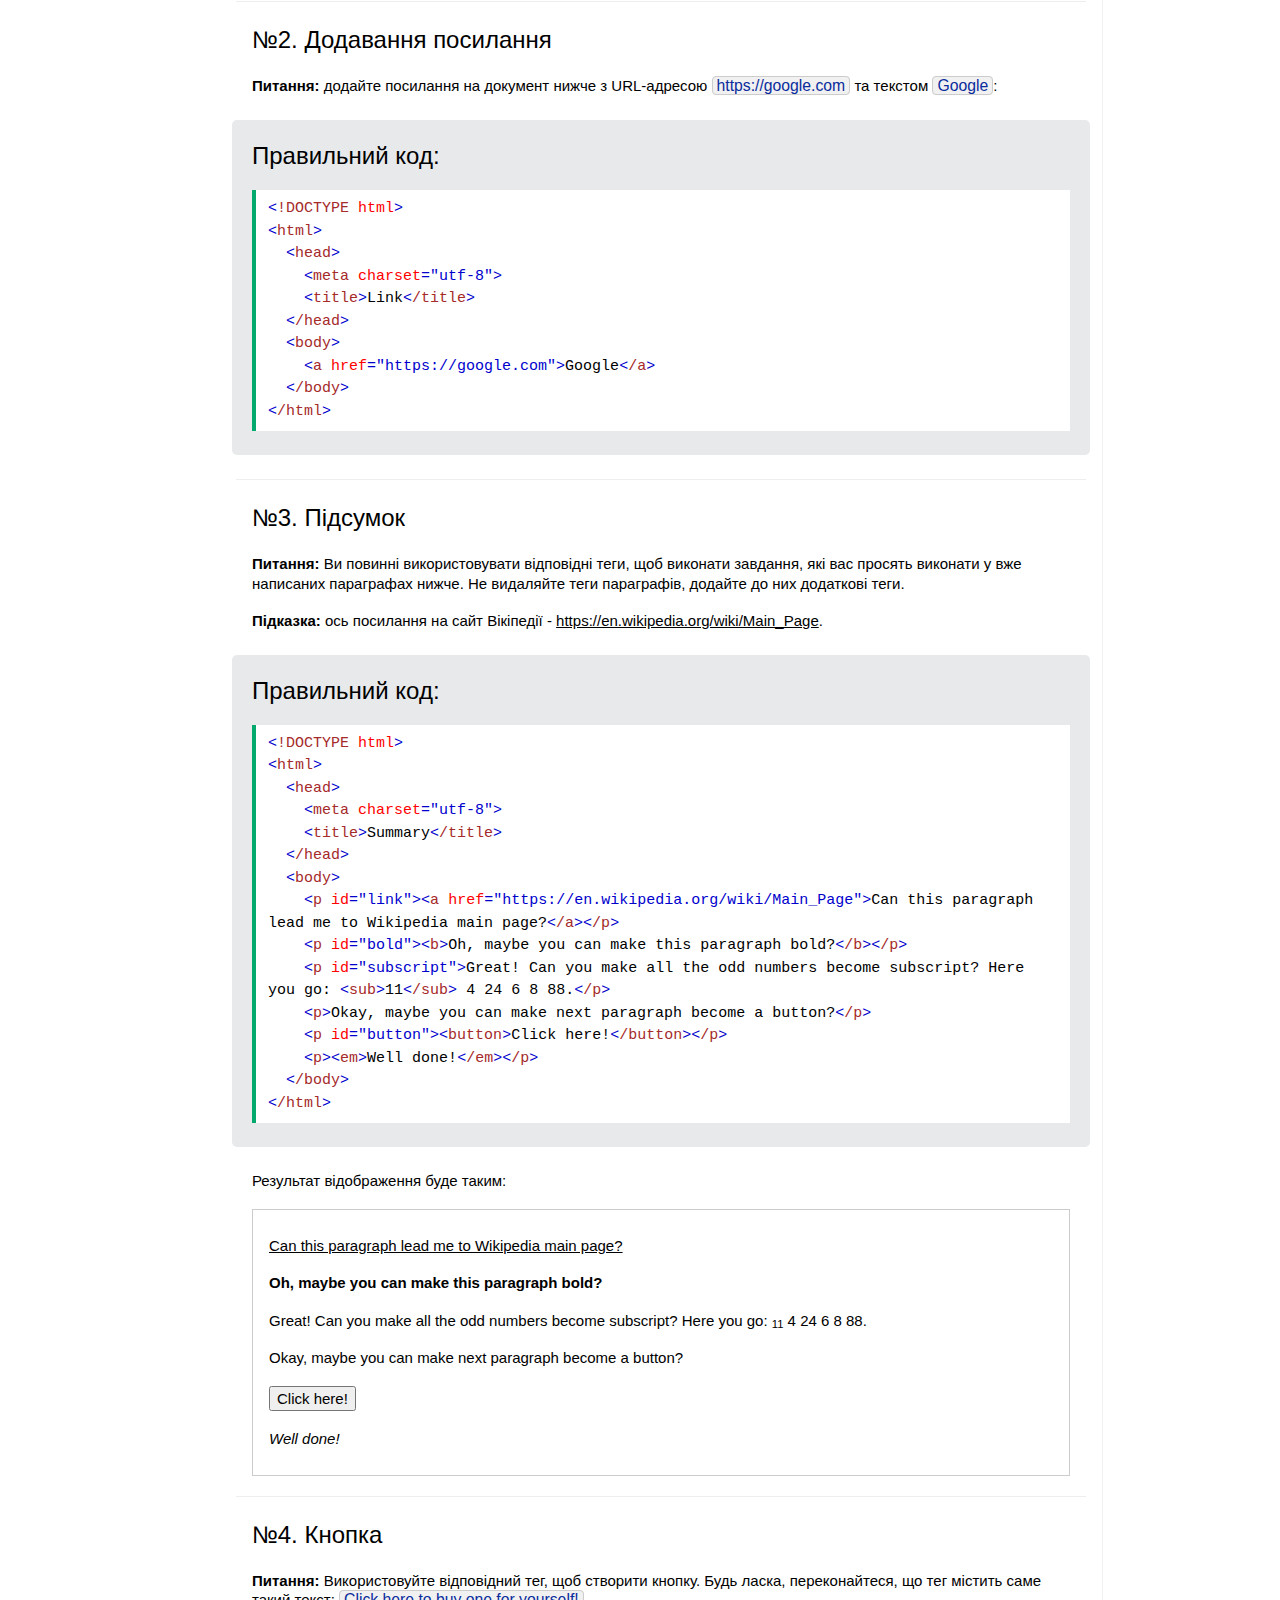
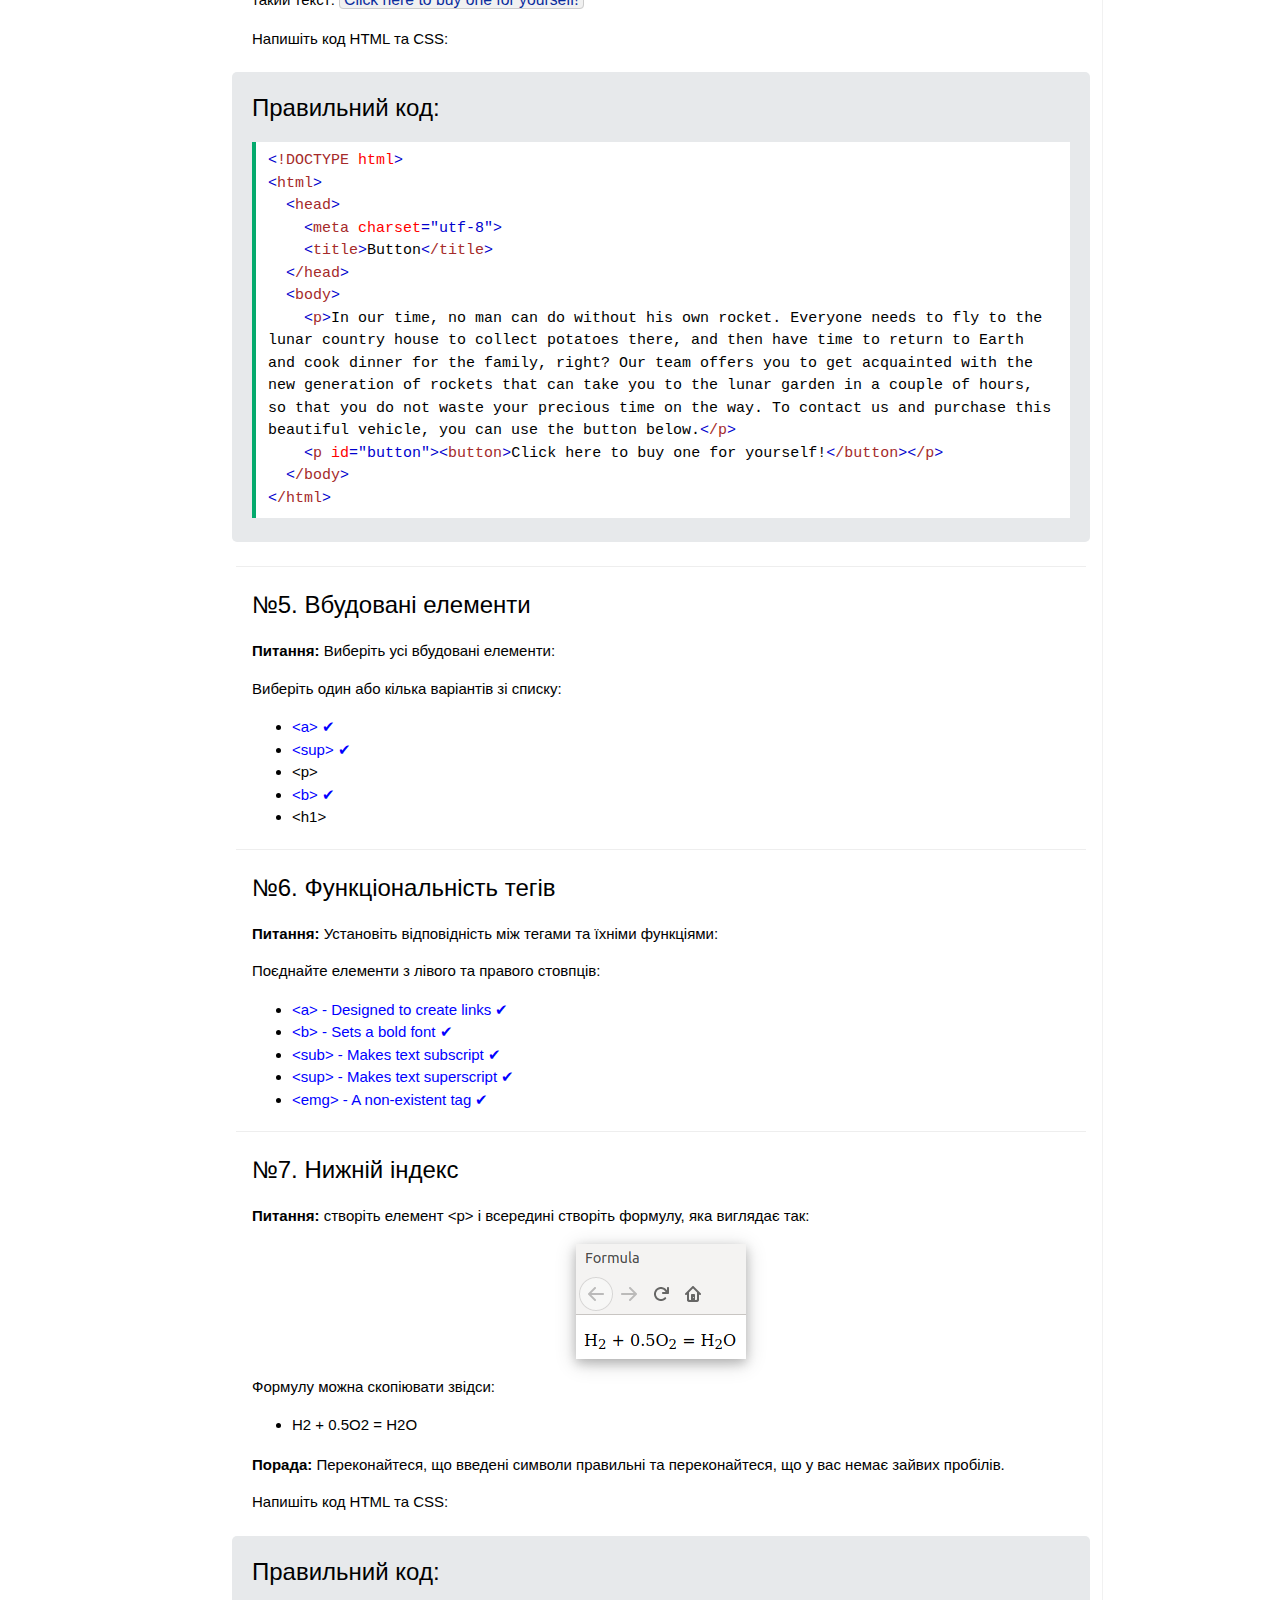
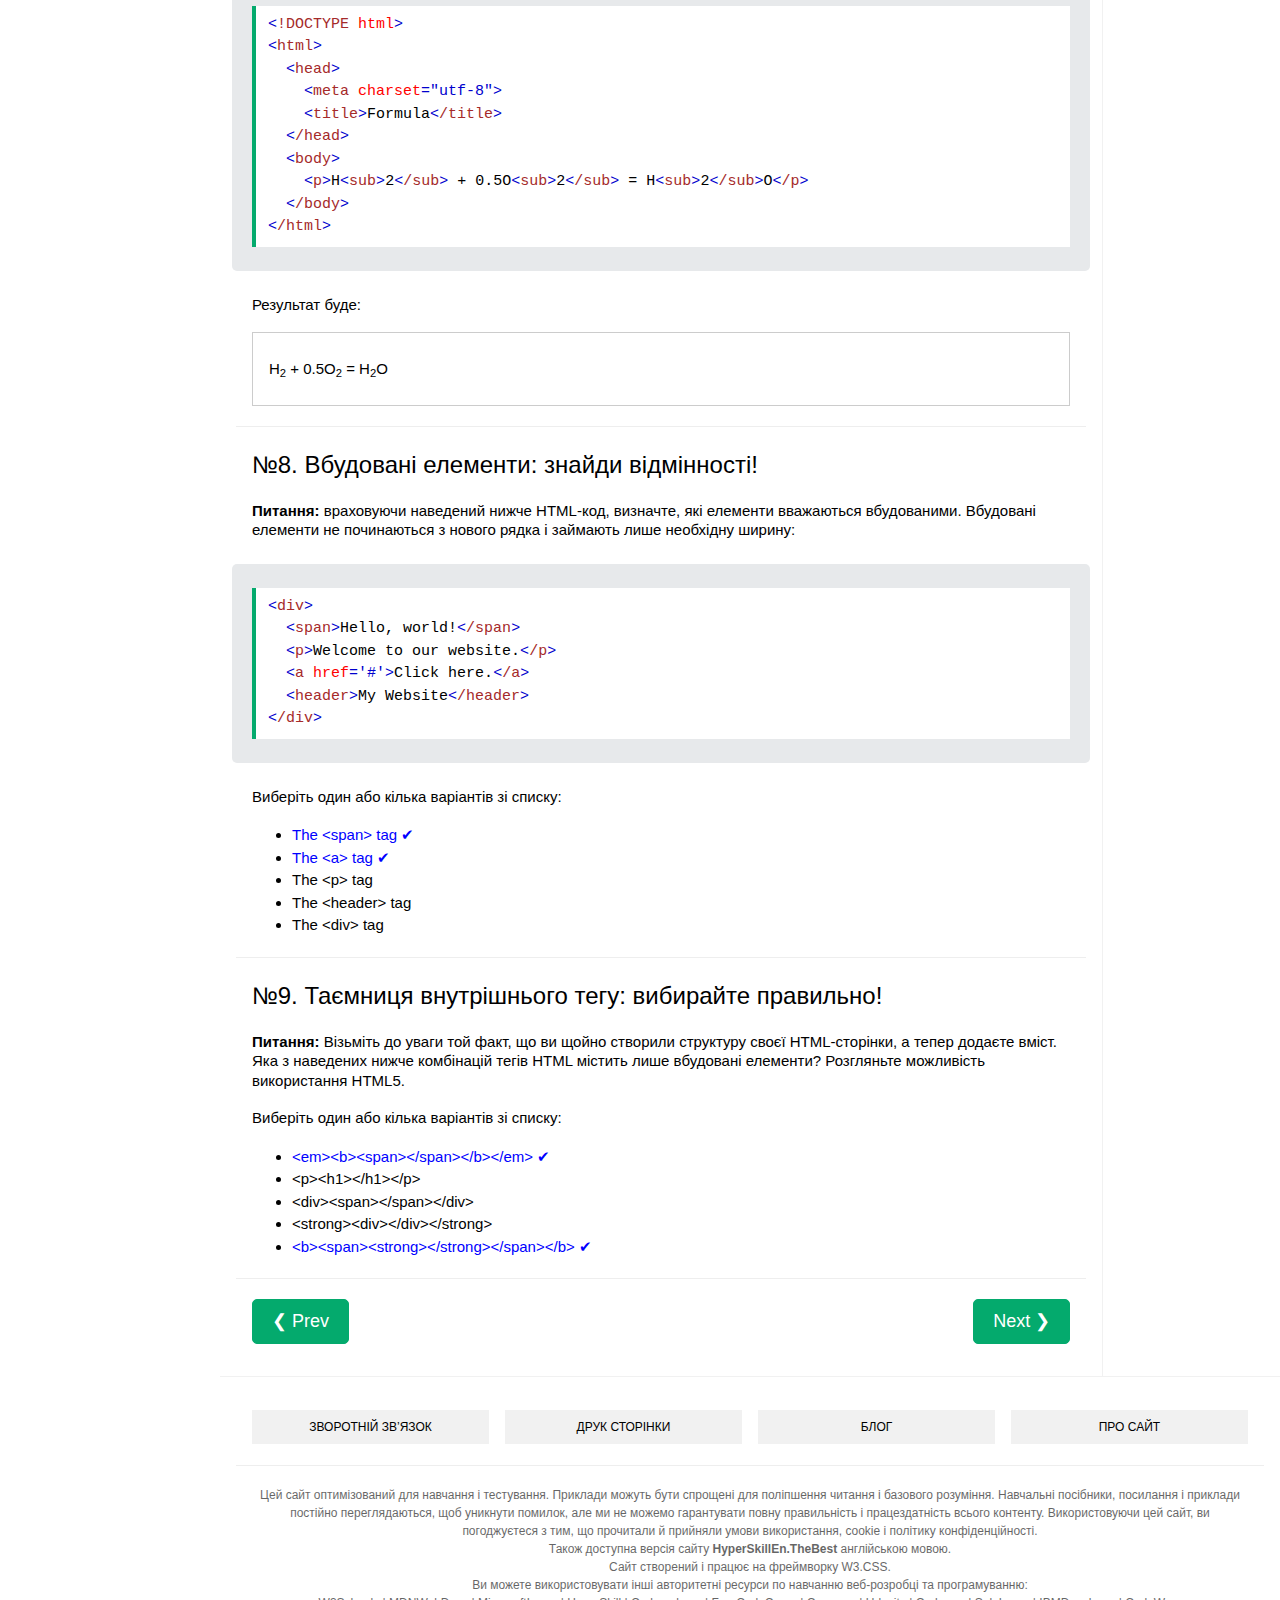
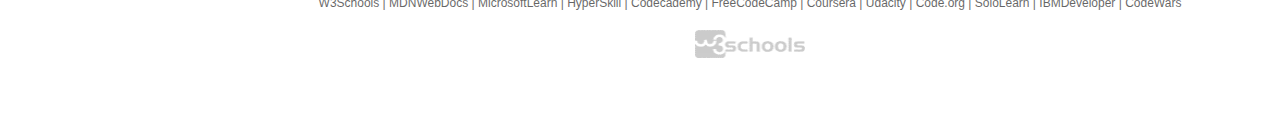
<file: 34/inline-elements.html>
<!DOCTYPE html>
<html lang='uk'>
<meta charset='utf-8'>
<meta name='viewport' content='width=device-width, initial-scale=1'>
<meta http-equiv='X-UA-Compatible' content='ie=edge'>
<link rel='icon' href='../favicon.ico' type='image/x-icon'>
<link rel='stylesheet' href='../styles/w3.css'>
<link rel='stylesheet' href='../styles/external.css'>
<meta property="og:title" content='Уроки Hyperskill з відповідями на тестові завдання'>
<meta property='og:description' content='Hyperskill українською пропонує безкоштовні онлайн-уроки, навчальні та довідкові матеріали, завдання та вправи на більшості мовах програмування та створення веб-сайтів. Охоплює найбільш популярні технології, такі як HTML, CSS, JavaScript, PHP, Python, SQL, Java, Kotlin, Go та багато інших'>
<meta property='og:image' content='../images/w3schools_logo_436_2.png'>
<meta property='og:image:type' content='image/png'>
<meta property='og:image:width' content='436'>
<meta property='og:image:height' content='228'><link rel='alternate' hreflang='x-default' href='inline-elements.html' />
<link rel='alternate' hreflang='en' href='inline-elements_en.html' />
<title>Вбудовані (рядкові) елементи. Введення в HTML. Уроки для початківців. Підручники Hyperskill українською</title>
<meta name='description' content='Вбудовані (рядкові) елементи в HTML. Теорія. Тег &lt;a&gt;. Тег &lt;span&gt;. Тег &lt;button&gt;. Тег &lt;b&gt;. Тег &lt;sub&gt;. Тег &lt;sup&gt;. Особливості вбудованих елементів. Висновок. Практичні завдання та відповіді. Безплатні уроки онлайн з відповідями на завдання для новачків, школярів та студентів із Hyperskill українською мовою.'>
<div class='w3-container top'>
    <a class='w3schools-logo notranslate' href='../index.html'>HyperSkillUA<span class='dotcom w3-hide-small'>.українською</span></a>
    <div class='w3-right w3-hide-small w3-wide toptext' style="font-family:'Segoe UI',Arial,sans-serif">ПРОСТО НАЙКРАЩИЙ САЙТ ДЛЯ РОЗРОБНИКІВ</div>
</div>
<div style='display:none;position:absolute;z-index:4;right:52px;height:44px;background-color:#5f5f5f;letter-spacing:normal;' id='googleSearch'>
    <!--W3SchoolsUA-Google-Search-->
    <script async src='https://cse.google.com/cse.js?cx=751c3d18bb8a64f00'></script><div class='gcse-search'></div>
    <!--/W3SchoolsUA-Google-Search-->
</div>
<!--Top menu-->
<div class='w3-card-2 topnav notranslate' id='topnav'>
    <div style='overflow:auto;'>
        <div class='w3-bar w3-left' style='width:100%;overflow:hidden;height:44px'>
            <a class='topnav-icons fa fa-menu w3-hide-large w3-left w3-bar-item w3-button' href='javascript:void(0);' onclick='open_menu()' title='Меню'></a>
            <a class='topnav-icons fa fa-home w3-left w3-bar-item w3-button' href='../index.html' title='main'></a>
            <a class='w3-bar-item w3-button' href='../34/index.html' title='HTML Tutorial'>HTML/CSS</a>
            <a class='w3-bar-item w3-button' href='../32/index.html' title='JavaScript Tutorial'>JAVASCRIPT</a>
            <a class='w3-bar-item w3-button' href='../31/index.html' title='SQL Tutorial'>SQL</a>
            <a class='w3-bar-item w3-button' href='../8/index.html' title='Java Tutorial'>JAVA</a>
            <a class='w3-bar-item w3-button' href='../6/index.html' title='Python Tutorial'>PYTHON</a>
            <a class='w3-bar-item w3-button' href='../25/index.html' title='How To'>Golang</a>
            <a class='w3-bar-item w3-button' href='../28/index.html' title='W3.CSS Tutorial'>Data Science</a>
            <a class='w3-bar-item w3-button' href='../11/index.html' title='jQuery Tutorial'>Django</a>
            <a class='w3-bar-item w3-button w3-right' target='_blank' href='https://drive.google.com/open?id=1fddM8chCC273SbiTEYVNLorbZ2qij7fp' title='Завантажити книги безкоштовно із Google диска'>Книги</a>
            <a class='topnav-icons fa w3-right w3-bar-item w3-button' href='javascript:void(0);' onclick='open_search(this)' title='Пошук'>&#128269;</a>
            <a class='topnav-icons fa w3-right w3-bar-item w3-button' href='javascript:void(0);' onclick='changecodetheme(this)' title='Темна тема'>&#9681;</a>
            <a class='w3-bar-item w3-button' id='topnavbtn_tutorials' href='javascript:void(0);' onclick='w3_open_nav("tutorials")' title='Більше підручників'>Більше <i class='fa fa-caret-down'></i><i class='fa fa-caret-up' style='display:none'></i></a>
        </div>
        <div id='nav_tutorials' class='w3-bar-block w3-card-2' style='display:none;'>
            <span onclick='w3_close_nav("tutorials")' class='w3-button w3-xlarge w3-right' style='position:absolute;right:0;font-weight:bold;'>&times;</span>
            <div class='w3-row-padding' style='padding:24px 48px'>
                <div class='w3-col l3 m6'>
                    <h3>Підручники:</h3>
                    <a class='w3-bar-item w3-button' href='../8/index.html'>Введення в Java</a>
                    <a class='w3-bar-item w3-button' href='../2/index.html'>Python Ядро</a>
                    <a class='w3-bar-item w3-button' href='../18/index.html'>Kotlin Ядро</a>
                    <a class='w3-bar-item w3-button' href='../6/index.html'>Введення в Python</a>
                    <a class='w3-bar-item w3-button' href='../5/index.html'>Frontend Ядро</a>
                    <a class='w3-bar-item w3-button' href='../3/index.html'>Kotlin Розробник</a>
                    <a class='w3-bar-item w3-button' href='../12/index.html'>Java Backend Розробник</a>
                    <a class='w3-bar-item w3-button' href='../17/index.html'>Java Розробник</a>
                    <a class='w3-bar-item w3-button' href='../32/index.html'>Введення в JavaScript</a>
                    <a class='w3-bar-item w3-button' href='../25/index.html'>Введення в Go</a>
                    <a class='w3-bar-item w3-button' href='../15/index.html'>Java Ядро</a>
                    <a class='w3-bar-item w3-button' href='../28/index.html'>Введення в Data Science</a>
                    <a class='w3-bar-item w3-button' href='../31/index.html'>Введення в SQL</a>
                    <div class='w3-hide-large w3-hide-small'>
                        <a class='w3-bar-item w3-button' href='../9/index.html'>Java Desktop Application Розробник</a>
                        <a class='w3-bar-item w3-button' href='../26/index.html'>Введення в Командний рядок і оболонку Unix</a>
                        <a class='w3-bar-item w3-button' href='../30/index.html'>SQL із Python</a>
                        <a class='w3-bar-item w3-button' href='../38/index.html'>Spring Security для розробників Java Backend</a>
                        <a class='w3-bar-item w3-button' href='../16/index.html'>Розробка Android з Kotlin</a>
                        <a class='w3-bar-item w3-button' href='../11/index.html'>Введення в Django</a>
                        <a class='w3-bar-item w3-button' href='../42/index.html'>Алгоритми машинного навчання з нуля</a>
                        <a class='w3-bar-item w3-button' href='../34/index.html'>Введення в HTML та CSS</a>
                        <a class='w3-bar-item w3-button' href='../29/index.html'>Flask Розробник</a>
                        <a class='w3-bar-item w3-button' href='../10/index.html'>Введення в обробку природної мови</a>
                        <a class='w3-bar-item w3-button' href='../41/index.html'>Введення в Комп&#8217;ютерні алгоритми та Структури даних</a>
                        <a class='w3-bar-item w3-button' href='../27/index.html'>Введення в Лінійну алгебру</a>
                        <a class='w3-bar-item w3-button' href='../48/index.html'>Введення в Git</a>
                    </div>
                </div>
                <div class='w3-col l3 m6'>
                    <a class='w3-bar-item w3-button' href='../9/index.html'>Java Desktop Application Розробник</a>
                    <a class='w3-bar-item w3-button' href='../26/index.html'>Введення в Командний рядок і оболонку Unix</a>
                    <a class='w3-bar-item w3-button' href='../30/index.html'>SQL із Python</a>
                    <a class='w3-bar-item w3-button' href='../38/index.html'>Spring Security для розробників Java Backend</a>
                    <a class='w3-bar-item w3-button' href='../16/index.html'>Розробка Android з Kotlin</a>
                    <a class='w3-bar-item w3-button' href='../11/index.html'>Введення в Django</a>
                    <a class='w3-bar-item w3-button' href='../42/index.html'>Алгоритми машинного навчання з нуля</a>
                    <a class='w3-bar-item w3-button' href='../34/index.html'>Введення в HTML та CSS</a>
                    <a class='w3-bar-item w3-button' href='../29/index.html'>Flask Розробник</a>
                    <a class='w3-bar-item w3-button' href='../10/index.html'>Введення в обробку природної мови</a>
                    <a class='w3-bar-item w3-button' href='../41/index.html'>Введення в Комп&#8217;ютерні алгоритми та Структури даних</a>
                    <a class='w3-bar-item w3-button' href='../27/index.html'>Введення в Лінійну алгебру</a>
                    <a class='w3-bar-item w3-button' href='../48/index.html'>Введення в Git</a>
                    <div class='w3-hide-small'><br class='w3-hide-medium w3_hide-small'><br class='w3-hide-medium w3_hide-small'></div>
                </div>
                <div class='w3-col l3 m6'>
                    <a class='w3-bar-item w3-button' href='../33/index.html'>Математика для Машинного навчання</a>
                    <a class='w3-bar-item w3-button' href='../35/index.html'>Розширена Java</a>
                    <a class='w3-bar-item w3-button' href='../40/index.html'>SQL для Backend розробників</a>
                    <a class='w3-bar-item w3-button' href='../44/index.html'>Pandas для Аналізу даних</a>
                    <a class='w3-bar-item w3-button' href='../37/index.html'>Kotlin Backend Розробник зі Spring Boot</a>
                    <a class='w3-bar-item w3-button' href='../50/index.html'>Основні навички для Backend розробників</a>
                    <a class='w3-bar-item w3-button' href='../23/index.html'>Введення в Scala</a>
                    <a class='w3-bar-item w3-button' href='../69/index.html'>Введення в Kotlin</a>
                    <a class='w3-bar-item w3-button' href='../70/index.html'>Введення в Spring Boot із Java</a>
                    <a class='w3-bar-item w3-button' href='../57/index.html'>Введення в Математику</a>
                    <a class='w3-bar-item w3-button' href='../49/index.html'>Введення в Біоінформатику</a>
                    <a class='w3-bar-item w3-button' href='../58/index.html'>Python ООП</a>
                    <a class='w3-bar-item w3-button' href='../55/index.html'>Введення в Node.js</a>
                    <a class='w3-bar-item w3-button' href='../54/index.html'>Практика алгоритмів із Python</a>
                </div>
                <div class='w3-col l3 m6 w3-hide-medium'>
                    <a class='w3-bar-item w3-button' href='../59/index.html'>Python для науки</a>
                    <a class='w3-bar-item w3-button' href='../47/index.html'>Алгоритмічне мислення для розробників</a>
                    <a class='w3-bar-item w3-button' href='../45/index.html'>Введення в Ktor</a>
                    <a class='w3-bar-item w3-button' href='../65/index.html'>JavaScript Ядро</a>
                    <a class='w3-bar-item w3-button' href='../60/index.html'>Введення в MongoDB</a>
                    <a class='w3-bar-item w3-button' href='../62/index.html'>Аналіз даних в Біоінформатиці</a>
                    <a class='w3-bar-item w3-button' href='../79/index.html'>Чатботи та системи діалогу</a>
                    <a class='w3-bar-item w3-button' href='../61/index.html'>SQL для Аналізу даних</a>
                    <a class='w3-bar-item w3-button' href='../85/index.html'>Введення в Calculus</a>
                    <a class='w3-bar-item w3-button' href='../71/index.html'>Біоінформатика Ядро</a>
                </div>
            </div>
            <br>
        </div>
        <div id='nav_references' class='w3-bar-block w3-card-2'>
            <div class='w3-row-padding' style='padding:24px 48px'>
                <div class='w3-col l3 m6'></div>
                <div class='w3-col l3 m6'></div>
                <div class='w3-col l3 m6'></div>
                <div class='w3-col l3 m6 w3-hide-medium w3-hide-small'></div>
            </div>
            <br>
        </div>
        <div id='nav_exercises' class='w3-bar-block w3-card-2'>
            <div class='w3-row-padding' style='padding:24px 48px'>
                <div class='w3-col l4 m6'></div>
                <div class='w3-col l4 m6'></div>
                <div class='w3-col l4 m12'></div>
            </div>
            <br>
        </div>
    </div>
</div>
<!--/Top menu--><!--Left menu sidebar-->
<div class='w3-sidebar w3-collapse' id='sidenav'>
    <div id='leftmenuinner'>
        <div id='leftmenuinnerinner'>
            <nav>
                <h2 class='left'><span class='left_h2'><b>Введення в HTML</b></h2>
                <a target='_top' href='index.html'>HTML Основи</a>
                <a target='_top' href='tags-and-attributes.html'>Теги та атрибути</a>
                <a target='_top' href='html-page-structure.html'>Структура HTML сторінки</a>
                <a target='_top' href='block-level-elements.html'>Елементи блочного рівня</a>
                <a target='_top' href='inline-elements.html'>Вбудовані елементи</a>
                <a target='_top' href='comments.html'>Коментарі</a>
                <a target='_top' href='layout-elements.html'>Елементи макета</a>
                <a target='_top' href='html-attributes-id-and-class.html'>HTML атрибути id та class</a>
                <a target='_top' href='connecting-css-to-html.html'>Підключення CSS до HTML</a>
                <a target='_top' href='code-style.html'>Стиль коду</a>
                <a target='_top' href='links.html'>Посилання</a>
                <a target='_top' href='html-quotations.html'>HTML Лапки</a>
                <a target='_top' href='headings-paragraphs-comments.html'>Заголовки, параграфи, коментарі</a>
                <a target='_top' href='i-tag.html'>Тег &lt;i&gt;</a>
                <a target='_top' href='samp-kbd-code-tags.html'>&lt;samp&gt;, &lt;kbd&gt;, &lt;code&gt;</a>
                <a target='_top' href='abbr-address-bdo-tags.html'>&lt;abbr&gt;, &lt;address&gt;, &lt;bdo&gt;</a>
                <a target='_top' href='dom.html'>DOM</a>
                <a target='_top' href='images.html'>Зображення</a>
                <a target='_top' href='audio.html'>Аудіо</a>
                <a target='_top' href='video.html'>Відео</a>
                <a target='_top' href='tag-embed.html'>Тег Embed</a>
                <a target='_top' href='intro-to-html-forms.html'>Введення в HTML форми</a>
                <a target='_top' href='buttons.html'>Кнопки</a>
                <a target='_top' href='iframe-and-frameset.html'>Iframe та frameset</a>
                <a target='_top' href='the-lang-attribute.html'>Атрибут lang</a>
                <a target='_top' href='intro-to-tables.html'>Таблиці</a>
                <div class='tut_overview'>
                    <a target='_top' href='intro-to-tables.html'>Введення в таблиці</a>
                    <a target='_top' href='rows-cells-captions.html'>Рядки, клітинки, підписи</a>
                    <a target='_top' href='merging-cells.html'>Таблиці: об&#8217;єднання клітинок</a>
                    <a target='_top' href='sizing-tables.html'>Розміри таблиці</a>
                    <a target='_top' href='table-alignment.html'>Вирівнювання таблиці</a>
                    <a target='_top' href='table-sizing-and-alignment.html'>Розмір таблиці та вирівнювання</a>
                    <a target='_top' href='visibility.html'>Видимість</a>
                    <a target='_top' href='responsive-tables.html'>Адаптивні таблиці</a>
                </div>
                <a target='_top' href='intro-to-lists.html'>Списки</a>
                <div class='tut_overview'>
                    <a target='_top' href='intro-to-lists.html'>Введення в списки</a>
                    <a target='_top' href='ordered-list-and-types.html'>Впорядкований список і типи</a>
                    <a target='_top' href='unordered-list-and-types.html'>Невпорядкований список і типи</a>
                    <a target='_top' href='pseudo-classes.html'>Псевдокласи</a>
                    <a target='_top' href='list-style.html'>Стиль списку</a>
                </div>
                <a target='_top' href='images-and-text.html'>Зображення і текст</a>
                <a target='_top' href='html-progress-and-meter.html'>Прогрес і лічильник HTML</a>
                <a target='_top' href='connecting-javascript-to-html.html'>Підключення JavaScript до HTML</a>
                <a target='_top' href='the-dialog-tag.html'>Тег Dialog</a>
                <a target='_top' href='layout-grids.html'>Сітки макета</a>
                <a target='_top' href='the-html-seo-optimization.html'>HTML SEO оптимізація</a>
                <br>
                <h2 class='left'><span class='left_h2'><b>Введення в CSS</b></span></h2>
                <a target='_top' href='what-is-css.html'>Що таке CSS</a>
                <a target='_top' href='basic-syntax.html'>Базовий синтаксис</a>
                <a target='_top' href='css-selectors.html'>CSS Селектори</a>
                <a target='_top' href='relative-units.html'>Відносні одиниці</a>
                <a target='_top' href='absolute-units.html'>Абсолютні одиниці</a>
                <a target='_top' href='position.html'>Позиція</a>
                <a target='_top' href='float.html'>Float</a>
                <a target='_top' href='clear.html'>Clear</a>
                <a target='_top' href='positioning-properties.html'>Властивості позиціонування</a>
                <a target='_top' href='z-index.html'>z-index</a>
                <a target='_top' href='margin-and-padding.html'>Margin та Padding</a>
                <a target='_top' href='width-and-height.html'>Width та Height</a>
                <a target='_top' href='border.html'>Border</a>
                <a target='_top' href='overflow.html'>Overflow</a>
                <a target='_top' href='colors-in-CSS.html'>Кольори в CSS</a>
                <a target='_top' href='background.html'>Background</a>
                <a target='_top' href='using-fonts.html'>Використання шрифтів</a>
                <a target='_top' href='line-height.html'>Висота рядка</a>
                <a target='_top' href='text-alignment.html'>Вирівнювання тексту</a>
                <a target='_top' href='google-fonts.html'>Google шрифти</a>
                <a target='_top' href='introduction-to-flexbox.html'>Введення в Flexbox</a>
                <a target='_top' href='orientation-and-display-order.html'>Орієнтація та порядок відображення</a>
                <a target='_top' href='flexibility-growth-and-contraction-ratio.html'>Гнучкість, співвідношення зростання і скорочення</a>
                <a target='_top' href='axis-alignment.html'>Вирівнювання осей</a>
                <a target='_top' href='comments.html'>Коментарі</a>
                <a target='_top' href='code-style.html'>Стиль коду</a>
                <a target='_top' href='media-queries.html'>Медіазапити</a>
                <a target='_top' href='visibility.html'>Видимість</a>
                <a target='_top' href='transform.html'>Трансформації</a>
                <a target='_top' href='backface-visibility.html'>Backface-visibility</a>
                <a target='_top' href='transitions.html'>Переходи</a>
                <a target='_top' href='introduction-to-animation.html'>Введення в анімацію</a>
                <a target='_top' href='pseudo-classes.html'>Псевдокласи</a>
                <a target='_top' href='attribute-selectors-and-universal-selector.html'>Селектори атрибутів і універсальний селектор</a>
                <a target='_top' href='combinators.html'>Комбінатори</a>
                <a target='_top' href='pseudo-elements.html'>Псевдоелементи</a>
                <a target='_top' href='contextual-selectors.html'>Контекстні селектори</a>
                <a target='_top' href='specificity.html'>Специфіка</a>
                <br><br>
            </nav>
        </div>
    </div>
</div>
<!--/Left menu sidebar--><!--CONTENT-->
<div class='w3-main w3-light-grey' id='belowtopnav' style='margin-left:220px;'>
    <div class='w3-row w3-white'>
        <div class='w3-col l10 m12' id='main'>
          <div class="adver_adup">
    <script async src="https://pagead2.googlesyndication.com/pagead/js/adsbygoogle.js?client=ca-pub-6358227327561384" crossorigin="anonymous"></script>
    <!-- adup_gorizontal -->
    <ins class="adsbygoogle" style="display:block" data-ad-client="ca-pub-6358227327561384" data-ad-slot="5050829044" data-ad-format="auto" data-full-width-responsive="true"></ins>
    <script>(adsbygoogle = window.adsbygoogle || []).push({});</script>
</div>            <a href='index.html'><img src='../svg/HTML5_icon.svg' alt='HTML5. Уроки для початківців. Hyperskill українською' class='w3-left' title='Уроки HTML5 для початківців. Hyperskill українською' style='width:120px;padding: 10px'></a><p class='w3-right'>
    <a href='inline-elements_en.html' title='Перейти на англійську мову'>En</a>
</p>
<article>
    <h1>Вбудовані (рядкові) елементи</h1>
    <div class='w3-clear nextprev'>
        <a class='w3-left w3-btn' href='block-level-elements.html'>&#10094; Prev</a>
        <a class='w3-right w3-btn' href='comments.html'>Next &#10095;</a>
    </div>
    <hr>
    <h3>Теорія</h3>
    <p>Для багатьох новачків структура HTML може стати проблемою. Елементи вебсторінки та їхні властивості можуть бути дуже заплутаними. Щоб зрозуміти все, достатньо знати точний тип певного елемента вебсторінки.</p>
    <p>У HTML 4.01 або раніших версіях існує два основних типи елементів сторінки: <strong>на рівні блоків (блокові)</strong> і <strong>вбудовані</strong>. Однак у HTML5 елементи не просто поділяються на блокові та вбудовані типи; вони також згруповані за значенням і метою, представляючи <strong>категорії вмісту</strong>. Ця концепція буде детально розглянута в наступних темах. Наразі спробуйте зрозуміти тонкощі вбудованих елементів.</p>
    <p>Вбудовані елементи — це елементи документа, які становлять невід&#8217;ємну частину рядка. Вони підкреслюють частину тексту та надають їй певної функції чи значення. Зазвичай вони містять одне або кілька слів.</p>
    <p>Давайте тепер розглянемо шість прикладів вбудованих елементів.</p>
    <hr>
    <h2>§1. Тег &lt;a&gt;</h2>
    <p>Тег <code class="w3-codespan">&lt;a&gt;</code>, мабуть, є одним із найважливіших елементів HTML. Він призначений для створення посилань. Цей тег часто використовується з атрибутом <code class="w3-codespan">href</code>, який вказує шлях до файлу/вебсторінки. Розглянемо фрагмент коду, який переведе нас на вебсайт JetBrains:</p>
    <div class='w3-example'>
        <div class='w3-code notranslate htmlHigh'>
            &lt;a href="https://jetbrains.com"&gt;Натисніть тут, щоб отримати доступ до вебсайту JetBrains!&lt;/a&gt;
        </div>
    </div>
    <p>Це те, що ми отримуємо в браузері:</p>
    <div class="w3-padding">
        <a href="https://jetbrains.com" target="_blank">Натисніть тут, щоб отримати доступ до вебсайту JetBrains!</a>
    </div>
    <p>Текст, обернутий тегом <code class="w3-codespan">&lt;a&gt;</code>, виділений і підкреслений. Коли ви натискаєте на нього, ви переходите за адресою, указаною в атрибуті <code class="w3-codespan">href</code>.</p>
    <hr>
    <h2>§2. Тег &lt;span&gt;</h2>
    <p>Ви можете обернути текст або його частину в тег <code class="w3-codespan">&lt;span&gt;</code>:</p>
    <div class='w3-example'>
        <div class='w3-code notranslate htmlHigh'>
            &lt;p&gt;Вперше &lt;span&gt;на нашому сайті&lt;/span&gt;?&lt;/p&gt;
            &lt;span&gt;Зареєструватись негайно!&lt;/span&gt;
        </div>
    </div>
    <p>Цей тег не впливає на представлення тексту:</p>
    <div class="w3-padding">
        <p>Вперше <span>на нашому сайті</span>?</p>
        <span>Зареєструватись негайно!</span>
    </div>
    <p>Ви можете задати питання, навіщо нам потрібен цей тег? Тег <code class="w3-codespan">&lt;span&gt;</code> використовується, коли потрібно змінити вигляд тексту за допомогою CSS. CSS — це мова, яка описує зовнішній вигляд вебсторінки. Трек Frontend Core охоплює цю мову; тим часом, давайте продовжимо з вбудованими елементами.</p>
    <hr>
    <div class="adver_adinfeed">
    <script async src="https://pagead2.googlesyndication.com/pagead/js/adsbygoogle.js?client=ca-pub-6358227327561384" crossorigin="anonymous"></script>
    <ins class="adsbygoogle" style="display:block" data-ad-format="fluid" data-ad-layout-key="-5o+cq-k-pl+1ar" data-ad-client="ca-pub-6358227327561384" data-ad-slot="2302652563"></ins>
    <script>(adsbygoogle = window.adsbygoogle || []).push({});</script>
</div>    <h2>§3. Тег &lt;button&gt;</h2>
    <p>Щоб створити кнопку, яку можна натиснути, використовуйте тег <code class="w3-codespan">&lt;button&gt;</code>. Ви можете обернути щось у цей парний тег, і текст буде відображено всередині кнопки:</p>
    <div class='w3-example'>
        <div class='w3-code notranslate htmlHigh'>
            &lt;button&gt;Тикай сюди&lt;/button&gt;
        </div>
    </div>
    <p>Це буде виглядати так:</p>
    <div class="w3-padding"><button>Тикай сюди</button></div>
    <hr>
    <h2>§4. Тег &lt;b&gt;</h2>
    <p>Цей парний тег робить будь-який текст жирним. Обмеження тексту позначено тегом <code class="w3-codespan">&lt;p&gt;</code>. У наведеному нижче прикладі ми змінили структуру імені та прізвища людини:</p>
    <div class='w3-example'>
        <div class='w3-code notranslate htmlHigh'>
            &lt;p&gt;Я &lt;b&gt;John Doe&lt;/b&gt;, а як тебе звати?&lt;/p&gt;
        </div>
    </div>
    <p>Тепер подивіться на результат у браузері:</p>
    <div class="w3-padding">
        <p>Я <b>John Doe</b>, а як тебе звати?</p>
    </div>
    <p>Як бачите, цей тег дуже зручний і простий у використанні, коли потрібно виділити важливу частину тексту.</p>
    <hr>
    <h2>§5. Тег &lt;sub&gt;</h2>
    <p>Використовуйте цей тег для створення підрядкового тексту. Текст всередині цього парного тегу знижується та зменшується в розмірі. Давайте подивимося, як це працює:</p>
    <div class='w3-example'>
        <div class='w3-code notranslate htmlHigh'>
            &lt;p&gt;Формула води така H&lt;sub&gt;2&lt;/sub&gt;O.&lt;/p&gt;
        </div>
    </div>
    <p>Результат такий:</p>
    <div class="w3-padding"><p>Формула води така H<sub>2</sub>O.</p></div>
    <p>Цей тег стане в нагоді, коли потрібно написати хімічну формулу.</p>
    <hr>
    <h2>§6. Тег &lt;sup&gt;</h2>
    <p>Цей тег створює надрядковий текст. Він схожий на попередній тег, який ми розглянули, за винятком того, що текст, укладений у цьому тегу, збільшено:</p>
    <div class='w3-example'>
        <div class='w3-code notranslate htmlHigh'>
            &lt;p&gt;x&lt;sup&gt;2&lt;/sup&gt; = 4&lt;/p&gt;
        </div>
    </div>
    <p>Це результат, який ми бачимо в браузері:</p>
    <div class="w3-padding"><p>x<sup>2</sup> = 4</p></div>
    <p>За допомогою <code class="w3-codespan">&lt;sup&gt;</code> ви можете відображати математичні рівняння та формули на своїй вебсторінці.</p>
    <p>Це далеко не повний список вбудованих елементів, оскільки, безумовно, є ще <a href="https://developer.mozilla.org/en-US/docs/Glossary/Inline-level_content#Elements" target="_blank">що потрібно знати</a>.</p>
    <hr>
    <h2>§7. Функції вбудованих елементів</h2>
    <p>Наведені нижче особливості характерні для всіх вбудованих елементів:</p>
    <ul>
        <li>Вони можуть містити лише дані та інші вбудовані елементи. Єдиним винятком є тег &lt;a&gt;, який також може містити блокові елементи.</li>
        <li>Браузер не розриває рядок перед і після тегу. Подивіться на поведінку вбудованих елементів і порівняйте її з поведінкою блокових елементів:</li>
        <br>
        <img src="../images/block-level-elements.jpg" alt="Блокові елементи" class="w3-image w3-card-4 img-center">
        <br>
        <li>Вбудовані (рядкові) елементи працюють лише тоді, коли вони укладені в теги.</li>
    </ul>
    <hr>
    <h2>§8. Висновок</h2>
    <p>У цій темі ми розглянули невелику частину вбудованих елементів. Вони є великим надбанням; з ними можна робити багато речей, від створення посилання до відображення складної математичної формули. Щоб запам&#8217;ятати їх усі, потрібен час, тож продовжуйте й зосереджуйтесь на практичній стороні. Говорячи про це, давайте завершимо наші завдання з кодом!</p>
    <hr>
    <p>Ви також можете переглянути <a href="https://hyperskill.org/learn/step/7518" target="_blank" rel="nofollow">Урок на hyperskill.org</a>.</p>
    <hr>
    <h2>Практичні завдання та відповіді</h2>
    <p>Подаються завдання та варіанти відповідей. Правильний варіант виділено <span style="color:blue">синім</span> кольором.</p>
    <h3>№1. Виправте помилку</h3>
    <p><b>Питання:</b> Ви та ваш програміст граєте в гру. У цій грі ваш колега надає вам п&#8217;ять елементів HTML на вибір. Ви повинні вибрати лише <b>один</b> такий елемент HTML із доступних елементів і використати вибраний елемент лише один раз. Змініть код, замінивши наявний тег <code class="w3-codespan">&lt;p&gt;</code> вибраним елементом так, щоб наведена нижче цитата відображалася в одному рядку <b>без будь-яких прикрас</b> або <b>без будь-якого впливу на лінію</b>.</p>
    <p>П&#8217;ять доступних елементів HTML: <code class="w3-codespan">&lt;button&gt;</code>, <code class="w3-codespan">&lt;span&gt;</code>, <code class="w3-codespan">&lt;b&gt;</code>, <code class="w3-codespan">&lt;sup&gt;</code>, <code class="w3-codespan">&lt;sub&gt;</code>.</p>
    <p>Напишіть HTML та CSS код:</p>
    <div class='w3-example'>
        <div class='w3-code notranslate htmlHigh'>
            &lt;!DOCTYPE html&gt;<br>
            &lt;html&gt;<br>
            &nbsp;&nbsp;&lt;head&gt;<br>
            &nbsp;&nbsp;&nbsp;&nbsp;&lt;meta charset="utf-8" /&gt;<br>
            &nbsp;&nbsp;&nbsp;&nbsp;&lt;meta http-equiv="X-UA-Compatible" content="IE=edge" /&gt;<br>
            &nbsp;&nbsp;&nbsp;&nbsp;&lt;meta name="viewport" content="width=device-width, initial-scale=1.0" /&gt;<br>
            &nbsp;&nbsp;&nbsp;&nbsp;&lt;title&gt;Fix the bug&lt;/title&gt;<br>
            &nbsp;&nbsp;&lt;/head&gt;<br>
            &nbsp;&nbsp;&lt;body&gt;<br>
            &nbsp;&nbsp;&nbsp;&nbsp;&lt;span&gt;Java is to JavaScript what car is to Carpet.&lt;/span&gt;<br>
            &nbsp;&nbsp;&lt;/body&gt;<br>
            &lt;/html&gt;
        </div>
    </div>
    <hr>
    <h3>№2. Додавання посилання</h3>
    <p><b>Питання:</b> додайте посилання на документ нижче з URL-адресою <span class="h-codespan">https://google.com</span> та текстом <span class="h-codespan">Google</span>:</p>
    <div class='w3-example'>
        <h3>Правильний код:</h3>
        <div class='w3-code notranslate htmlHigh'>
            &lt;!DOCTYPE html&gt;<br>
            &lt;html&gt;<br>
            &nbsp;&nbsp;&lt;head&gt;<br>
            &nbsp;&nbsp;&nbsp;&nbsp;&lt;meta charset="utf-8"&gt;<br>
            &nbsp;&nbsp;&nbsp;&nbsp;&lt;title&gt;Link&lt;/title&gt;<br>
            &nbsp;&nbsp;&lt;/head&gt;<br>
            &nbsp;&nbsp;&lt;body&gt;<br>
            &nbsp;&nbsp;&nbsp;&nbsp;&lt;a href="https://google.com"&gt;Google&lt;/a&gt;<br>
            &nbsp;&nbsp;&lt;/body&gt;<br>
            &lt;/html&gt;
        </div>
    </div>
    <hr>
    <h3>№3. Підсумок</h3>
    <p><b>Питання:</b> Ви повинні використовувати відповідні теги, щоб виконати завдання, які вас просять виконати у вже написаних параграфах нижче. Не видаляйте теги параграфів, додайте до них додаткові теги.</p>
    <p><b>Підказка:</b> ось посилання на сайт Вікіпедії - <a href="https://en.wikipedia.org/wiki/Main_Page" target="_blank">https://en.wikipedia.org/wiki/Main_Page</a>.</p>
    <div class='w3-example'>
        <h3>Правильний код:</h3>
        <div class='w3-code notranslate htmlHigh'>
            &lt;!DOCTYPE html&gt;<br>
            &lt;html&gt;<br>
            &nbsp;&nbsp;&lt;head&gt;<br>
            &nbsp;&nbsp;&nbsp;&nbsp;&lt;meta charset="utf-8"&gt;<br>
            &nbsp;&nbsp;&nbsp;&nbsp;&lt;title&gt;Summary&lt;/title&gt;<br>
            &nbsp;&nbsp;&lt;/head&gt;<br>
            &nbsp;&nbsp;&lt;body&gt;<br>
            &nbsp;&nbsp;&nbsp;&nbsp;&lt;p id="link"&gt;&lt;a href="https://en.wikipedia.org/wiki/Main_Page"&gt;Can this paragraph lead me to Wikipedia main page?&lt;/a&gt;&lt;/p&gt;<br>
            &nbsp;&nbsp;&nbsp;&nbsp;&lt;p id="bold"&gt;&lt;b&gt;Oh, maybe you can make this paragraph bold?&lt;/b&gt;&lt;/p&gt;<br>
            &nbsp;&nbsp;&nbsp;&nbsp;&lt;p id="subscript"&gt;Great! Can you make all the odd numbers become subscript? Here you go: &lt;sub&gt;11&lt;/sub&gt; 4 24 6 8 88.&lt;/p&gt;<br>
            &nbsp;&nbsp;&nbsp;&nbsp;&lt;p&gt;Okay, maybe you can make next paragraph become a button?&lt;/p&gt;<br>
            &nbsp;&nbsp;&nbsp;&nbsp;&lt;p id="button"&gt;&lt;button&gt;Click here!&lt;/button&gt;&lt;/p&gt;<br>
            &nbsp;&nbsp;&nbsp;&nbsp;&lt;p&gt;&lt;em&gt;Well done!&lt;/em&gt;&lt;/p&gt;<br>
            &nbsp;&nbsp;&lt;/body&gt;<br>
            &lt;/html&gt;
        </div>
    </div>
    <p>Результат відображення буде таким:</p>
    <div class="w3-padding w3-border">
        <p id="link"><a href="https://en.wikipedia.org/wiki/Main_Page">Can this paragraph lead me to Wikipedia main page?</a></p>
        <p id="bold"><b>Oh, maybe you can make this paragraph bold?</b></p>
        <p id="subscript">Great! Can you make all the odd numbers become subscript? Here you go: <sub>11</sub> 4 24 6 8 88.</p>
        <p>Okay, maybe you can make next paragraph become a button?</p>
        <p id="button"><button>Click here!</button></p>
        <p><em>Well done!</em></p>
    </div>
    <hr>
    <h3>№4. Кнопка</h3>
    <p><b>Питання:</b> Використовуйте відповідний тег, щоб створити кнопку. Будь ласка, переконайтеся, що тег містить саме такий текст: <span class="h-codespan">Click here to buy one for yourself!</span></p>
    <p>Напишіть код HTML та CSS:</p>
    <div class='w3-example'>
        <h3>Правильний код:</h3>
        <div class='w3-code notranslate htmlHigh'>
            &lt;!DOCTYPE html&gt;<br>
            &lt;html&gt;<br>
            &nbsp;&nbsp;&lt;head&gt;<br>
            &nbsp;&nbsp;&nbsp;&nbsp;&lt;meta charset="utf-8"&gt;<br>
            &nbsp;&nbsp;&nbsp;&nbsp;&lt;title&gt;Button&lt;/title&gt;<br>
            &nbsp;&nbsp;&lt;/head&gt;<br>
            &nbsp;&nbsp;&lt;body&gt;<br>
            &nbsp;&nbsp;&nbsp;&nbsp;&lt;p&gt;In our time, no man can do without his own rocket. Everyone needs to fly to the lunar country house to collect potatoes there, and then have time to return to Earth and cook dinner for the family, right? Our team offers you to get acquainted with the new generation of rockets that can take you to the lunar garden in a couple of hours, so that you do not waste your precious time on the way. To contact us and purchase this beautiful vehicle, you can use the button below.&lt;/p&gt;<br>
            &nbsp;&nbsp;&nbsp;&nbsp;&lt;p id="button"&gt;&lt;button&gt;Click here to buy one for yourself!&lt;/button&gt;&lt;/p&gt;<br>
            &nbsp;&nbsp;&lt;/body&gt;<br>
            &lt;/html&gt;
        </div>
    </div>
    <hr>
    <h3>№5. Вбудовані елементи</h3>
    <p><b>Питання:</b> Виберіть усі вбудовані елементи:</p>
    <p>Виберіть один або кілька варіантів зі списку:</p>
    <ul>
        <li><span style="color:blue">&lt;a&gt; &#x2714;</span></li>
        <li><span style="color:blue">&lt;sup&gt; &#x2714;</span></li>
        <li>&lt;p&gt;</li>
        <li><span style="color:blue">&lt;b&gt; &#x2714;</span></li>
        <li>&lt;h1&gt;</li>
    </ul>
    <hr>
    <h3>№6. Функціональність тегів</h3>
    <p><b>Питання:</b> Установіть відповідність між тегами та їхніми функціями:</p>
    <p>Поєднайте елементи з лівого та правого стовпців:</p>
    <ul>
        <li><span style="color:blue" title="Призначений для створення посилань">&lt;a&gt; - Designed to create links &#x2714;</span></li>
        <li><span style="color:blue" title="Встановлює жирний шрифт">&lt;b&gt; - Sets a bold font &#x2714;</span></li>
        <li><span style="color:blue" title="Робить текст підрядковим">&lt;sub&gt; - Makes text subscript &#x2714;</span></li>
        <li><span style="color:blue" title="Робить надрядковий текст">&lt;sup&gt; - Makes text superscript &#x2714;</span></li>
        <li><span style="color:blue" title="Неіснуючий тег">&lt;emg&gt; - A non-existent tag &#x2714;</span></li>
    </ul>
    <hr>
    <h3>№7. Нижній індекс</h3>
    <p><b>Питання:</b> створіть елемент &lt;p&gt; і всередині створіть формулу, яка виглядає так:</p>
    <img src="../images/h2o.png" alt="Формула води H2O" class="w3-image w3-card-4 img-center">
    <p>Формулу можна скопіювати звідси:</p>
    <ul>
        <li>H2 + 0.5O2 = H2O</li>
    </ul>
    <p><b>Порада:</b> Переконайтеся, що введені символи правильні та переконайтеся, що у вас немає зайвих пробілів.</p>
    <p>Напишіть код HTML та CSS:</p>
    <div class='w3-example'>
        <h3>Правильний код:</h3>
        <div class='w3-code notranslate htmlHigh'>
            &lt;!DOCTYPE html&gt;<br>
            &lt;html&gt;<br>
            &nbsp;&nbsp;&lt;head&gt;<br>
            &nbsp;&nbsp;&nbsp;&nbsp;&lt;meta charset="utf-8"&gt;<br>
            &nbsp;&nbsp;&nbsp;&nbsp;&lt;title&gt;Formula&lt;/title&gt;<br>
            &nbsp;&nbsp;&lt;/head&gt;<br>
            &nbsp;&nbsp;&lt;body&gt;<br>
            &nbsp;&nbsp;&nbsp;&nbsp;&lt;p&gt;H&lt;sub&gt;2&lt;/sub&gt; + 0.5O&lt;sub&gt;2&lt;/sub&gt; = H&lt;sub&gt;2&lt;/sub&gt;O&lt;/p&gt;<br>
            &nbsp;&nbsp;&lt;/body&gt;<br>
            &lt;/html&gt;
        </div>
    </div>
    <p>Результат буде:</p>
    <div class="w3-padding w3-border">
        <p>H<sub>2</sub> + 0.5O<sub>2</sub> = H<sub>2</sub>O</p>
    </div>
    <hr>
    <h3>№8. Вбудовані елементи: знайди відмінності!</h3>
    <p><b>Питання:</b> враховуючи наведений нижче HTML-код, визначте, які елементи вважаються вбудованими. Вбудовані елементи не починаються з нового рядка і займають лише необхідну ширину:</p>
    <div class='w3-example'>
        <div class='w3-code notranslate htmlHigh'>
            &lt;div&gt;<br>
            &nbsp;&nbsp;&lt;span&gt;Hello, world!&lt;/span&gt;<br>
            &nbsp;&nbsp;&lt;p&gt;Welcome to our website.&lt;/p&gt;<br>
            &nbsp;&nbsp;&lt;a href='#'&gt;Click here.&lt;/a&gt;<br>
            &nbsp;&nbsp;&lt;header&gt;My Website&lt;/header&gt;<br>
            &lt;/div&gt;
        </div>
    </div>
    <p>Виберіть один або кілька варіантів зі списку:</p>
    <ul>
        <li><span style="color:blue">The &lt;span&gt; tag &#x2714;</span></li>
        <li><span style="color:blue">The &lt;a&gt; tag &#x2714;</span></li>
        <li>The &lt;p&gt; tag</li>
        <li>The &lt;header&gt; tag</li>
        <li>The &lt;div&gt; tag</li>
    </ul>
    <hr>
    <h3>№9. Таємниця внутрішнього тегу: вибирайте правильно!</h3>
    <p><b>Питання:</b> Візьміть до уваги той факт, що ви щойно створили структуру своєї HTML-сторінки, а тепер додаєте вміст. Яка з наведених нижче комбінацій тегів HTML містить лише вбудовані елементи? Розгляньте можливість використання HTML5.</p>
    <p>Виберіть один або кілька варіантів зі списку:</p>
    <ul>
        <li><span style="color:blue">&lt;em&gt;&lt;b&gt;&lt;span&gt;&lt;/span&gt;&lt;/b&gt;&lt;/em&gt; &#x2714;</span></li>
        <li>&lt;p&gt;&lt;h1&gt;&lt;/h1&gt;&lt;/p&gt;</li>
        <li>&lt;div&gt;&lt;span&gt;&lt;/span&gt;&lt;/div&gt;</li>
        <li>&lt;strong&gt;&lt;div&gt;&lt;/div&gt;&lt;/strong&gt;</li>
        <li><span style="color:blue">&lt;b&gt;&lt;span&gt;&lt;strong&gt;&lt;/strong&gt;&lt;/span&gt;&lt;/b&gt; &#x2714;</span></li>
    </ul>
    <hr>
    <div class='w3-clear nextprev'>
        <a class='w3-left w3-btn' href='block-level-elements.html'>&#10094; Prev</a>
        <a class='w3-right w3-btn' href='comments.html'>Next &#10095;</a>
    </div>
</article>
<div class="adver_addown">
    <script async src="https://pagead2.googlesyndication.com/pagead/js/adsbygoogle.js?client=ca-pub-6358227327561384" crossorigin="anonymous"></script>
    <!-- addown_gorizontal -->
    <ins class="adsbygoogle" style="display:block" data-ad-client="ca-pub-6358227327561384" data-ad-slot="7281891662" data-ad-format="auto" data-full-width-responsive="true"></ins>
    <script>(adsbygoogle = window.adsbygoogle || []).push({});</script>
</div>
</div>
<!--Right sidebar-->
<div class='w3-col l2 m12' id='right'>
    <div class='sidesection w3-light-gray' style='padding-bottom: 5px'>
        <h4><a href='https://w3schoolsua.github.io/colors/colors_picker.html'>ПАЛІТРА КОЛЬОРІВ</a></h4>
        <a href='https://w3schoolsua.github.io/colors/colors_picker.html'><img src='../images/colorpicker.gif' alt='Палітра кольорів'></a>
    </div>
    <div class='sidesection' style='margin-left:auto;margin-right:auto;max-width:100%'>
        <div class='w3-container w3-blue-grey'>
            <h5 class="shadow-black-1" title="Всі онлайн-підручники на сайті">ПІДРУЧНИКИ</h5>
        </div>
        <div class='w3-border'>
            <a href='https://w3schoolsua.github.io/html/index.html' class='btn-rightbar'>HTML</a>
            <a href='https://w3schoolsua.github.io/css/index.html' class='btn-rightbar'>CSS</a>
            <a href='https://w3schoolsua.github.io/css/css_rwd_intro.html' class='btn-rightbar'>RWD</a>
            <a href='https://w3schoolsua.github.io/bootstrap/bootstrap_ver.html' class='btn-rightbar'>Bootstrap</a>
            <a href='https://w3schoolsua.github.io/w3css/index.html' class='btn-rightbar'>W3.CSS</a>
            <a href='https://w3schoolsua.github.io/colors/index.html' class='btn-rightbar'>Кольори</a>
            <a href='https://w3schoolsua.github.io/icons/index.html' class='btn-rightbar'>Іконки</a>
            <a href='https://w3schoolsua.github.io/graphics/index.html' class='btn-rightbar'>Графіка</a>
            <a href='https://w3schoolsua.github.io/graphics/svg_intro.html' class='btn-rightbar'>Графіка SVG</a>
            <a href='https://w3schoolsua.github.io/graphics/canvas_intro.html' class='btn-rightbar'>Графіка Canvas</a>
            <a href='https://w3schoolsua.github.io/howto/index.html' class='btn-rightbar'>Як зробити?</a>
            <a href='https://w3schoolsua.github.io/sass/index.html' class='btn-rightbar'>Sass</a>
        </div>
    </div>
    <div class='sidesection' style='margin-left:auto;margin-right:auto;max-width:230px;background:#eee'>Місце для вашої реклами!</div>
<div class="adver2">
    <script async src="https://pagead2.googlesyndication.com/pagead/js/adsbygoogle.js?client=ca-pub-6358227327561384" crossorigin="anonymous"></script>
    <!-- admedia_vertical_rightbar -->
    <ins class="adsbygoogle" style="display:block" data-ad-client="ca-pub-6358227327561384" data-ad-slot="1902033594" data-ad-format="auto" data-full-width-responsive="true"></ins>
    <script>(adsbygoogle = window.adsbygoogle || []).push({});</script>
</div>
<div class="adver4">
    <script async src="https://pagead2.googlesyndication.com/pagead/js/adsbygoogle.js?client=ca-pub-6358227327561384" crossorigin="anonymous"></script>
    <!-- admedia_square_rightbar -->
    <ins class="adsbygoogle" style="display:block" data-ad-client="ca-pub-6358227327561384" data-ad-slot="6653465929" data-ad-format="auto" data-full-width-responsive="true"></ins>
    <script>(adsbygoogle = window.adsbygoogle || []).push({});</script>
</div>
<div class="adver3">
    <script async src="https://pagead2.googlesyndication.com/pagead/js/adsbygoogle.js?client=ca-pub-6358227327561384" crossorigin="anonymous"></script>
    <!-- admedia_vertical_rightbar2 -->
    <ins class="adsbygoogle" style="display:block" data-ad-client="ca-pub-6358227327561384" data-ad-slot="7441711750" data-ad-format="auto" data-full-width-responsive="true"></ins>
    <script>(adsbygoogle = window.adsbygoogle || []).push({});</script>
</div></div>
<!--/Right sidebar-->
</div><!--FOOTER-->
<div id='footer' class='footer w3-container w3-white'>
  <hr>
  <div class='w3-row-padding w3-center w3-small' style='margin:0 -16px'>
    <div class='w3-col l3 m3 s12'>
      <a class='w3-button w3-light-grey w3-block' href='javascript:void(0);' onclick='displayError();return false' style='white-space:nowrap;text-decoration:none;margin-top:1px;margin-bottom:1px'>ЗВОРОТНІЙ ЗВ&rsquo;ЯЗОК</a>
    </div>
    <div class='w3-col l3 m3 s12'>
      <a class='w3-button w3-light-grey w3-block' href='javascript:void(0);' target='_blank' onclick='printPage();return false;' style='text-decoration:none;margin-top:1px;margin-bottom:1px'>ДРУК СТОРІНКИ</a>
    </div>
    <div class='w3-col l3 m3 s12'>
      <a class='w3-button w3-light-grey w3-block' href='../blog/index.html' target='_top' style='text-decoration:none;margin-top:1px;margin-bottom:1px'>БЛОГ</a>
    </div>
    <div class='w3-col l3 m3 s12'>
      <a class='w3-button w3-light-grey w3-block' href='../about/index.html' target='_top' style='text-decoration:none;margin-top:1px;margin-bottom:1px'>ПРО САЙТ</a>
    </div>
  </div>
  <div class='w3-padding w3-margin-bottom' id='err_form' style='display:none;position:relative;background-color: #DDE7EA;'>
    <span onclick="this.parentElement.style.display='none'" class='w3-button w3-display-topright w3-large'>&times;</span>
      <h2>Зв&rsquo;язок з адміном</h2>
      <p>Якщо ви хочете повідомити про помилку, а також внести пропозиції про роботу сайту, додати оголошення, рекламу на сайт і т.п., відправте адміну електронного листа на email:</p>
      <p>w3schoolsua@gmail.com</p>
  </div>
  <div class='w3-row w3-center w3-small'>
        <div class="adver_adinfeed">
    <script async src="https://pagead2.googlesyndication.com/pagead/js/adsbygoogle.js?client=ca-pub-6358227327561384" crossorigin="anonymous"></script>
    <ins class="adsbygoogle" style="display:block" data-ad-format="fluid" data-ad-layout-key="-5o+cq-k-pl+1ar" data-ad-client="ca-pub-6358227327561384" data-ad-slot="2302652563"></ins>
    <script>(adsbygoogle = window.adsbygoogle || []).push({});</script>
</div>    </div>
  <hr>
  <div class='w3-center w3-small w3-opacity'>Цей сайт оптимізований для навчання і тестування. Приклади можуть бути спрощені для поліпшення читання і базового розуміння. Навчальні посібники, посилання і приклади постійно переглядаються, щоб уникнути помилок, але ми не можемо гарантувати повну правильність і працездатність всього контенту. Використовуючи цей сайт, ви погоджуєтеся з тим, що прочитали й прийняли <a href='../about/about_copyright.html'>умови використання</a>, <a href='../about/about_privacy.html'>cookie і політику конфіденційності</a>.<br>
    Також доступна версія сайту <a href='../index_en.html' title='HyperSkill англійською'><a href='../index_en.html'><strong>HyperSkillEn.TheBest</strong></a></a> англійською мовою.<br>
    <a href='../w3css/index.html'>Сайт створений і працює на фреймворку W3.CSS</a>.<br>
      Ви можете використовувати інші авторитетні ресурси по навчанню веб-розробці та програмуванню:<br>
      <a href='https://www.w3schools.com/' target='_blank'>W3Schools</a>&nbsp;|&nbsp;<a href='https://developer.mozilla.org/en-US/?retiredLocale=uk' target='_blank'>MDNWebDocs</a>&nbsp;|&nbsp;<a href='https://learn.microsoft.com/uk-ua/' target='_blank'>MicrosoftLearn</a>&nbsp;|&nbsp;<a href='https://hyperskill.org/' target='_blank'>HyperSkill</a>&nbsp;|&nbsp;<a href='https://www.codecademy.com/' target='_blank'>Codecademy</a>&nbsp;|&nbsp;<a href='https://www.freecodecamp.org/' target='_blank'>FreeCodeCamp</a>&nbsp;|&nbsp;<a href='https://www.coursera.org/' target='_blank'>Coursera</a>&nbsp;|&nbsp;<a href='https://www.udacity.com/' target='_blank'>Udacity</a>&nbsp;|&nbsp;<a href='https://code.org/' target='_blank'>Code.org</a>&nbsp;|&nbsp;<a href='https://www.sololearn.com/' target='_blank'>SoloLearn</a>&nbsp;|&nbsp;<a href='https://developer.ibm.com/' target='_blank'>IBMDeveloper</a>&nbsp;|&nbsp;<a href='https://www.codewars.com/' target='_blank'>CodeWars</a>
      <br><br>
    <a href='../index.html'><img style='width:110px;height:28px;border:0' src='../images/w3schoolscom_gray.gif' alt='W3Schools.com'></a>
  </div>
    <br><br>
    <div class="adver_adfooter">
    <!--web--><script async src="https://pagead2.googlesyndication.com/pagead/js/adsbygoogle.js?client=ca-pub-6358227327561384" crossorigin="anonymous"></script><!--/web-->
    <!--w3--><script async src="https://pagead2.googlesyndication.com/pagead/js/adsbygoogle.js?client=ca-pub-4060216941760396" crossorigin="anonymous"></script><!--/w3-->
    <!-- addown_gorizontal -->
    <ins class="adsbygoogle" style="display:block" data-ad-client="ca-pub-6358227327561384" data-ad-slot="7281891662" data-ad-format="auto" data-full-width-responsive="true"></ins>
    <script>(adsbygoogle = window.adsbygoogle || []).push({});</script>
</div>
</div>
</div>
<script src='../lib/w3schools_footer.js'></script>
<!--[if lt IE 9]>
<script src='../cdn/html5shiv/3.7.3/html5shiv.js'></script>
<script src='../cdn/respond/1.4.2/respond.min.js'></script>
<![endif]-->
<!--FOOTER-->
</html>
</file>
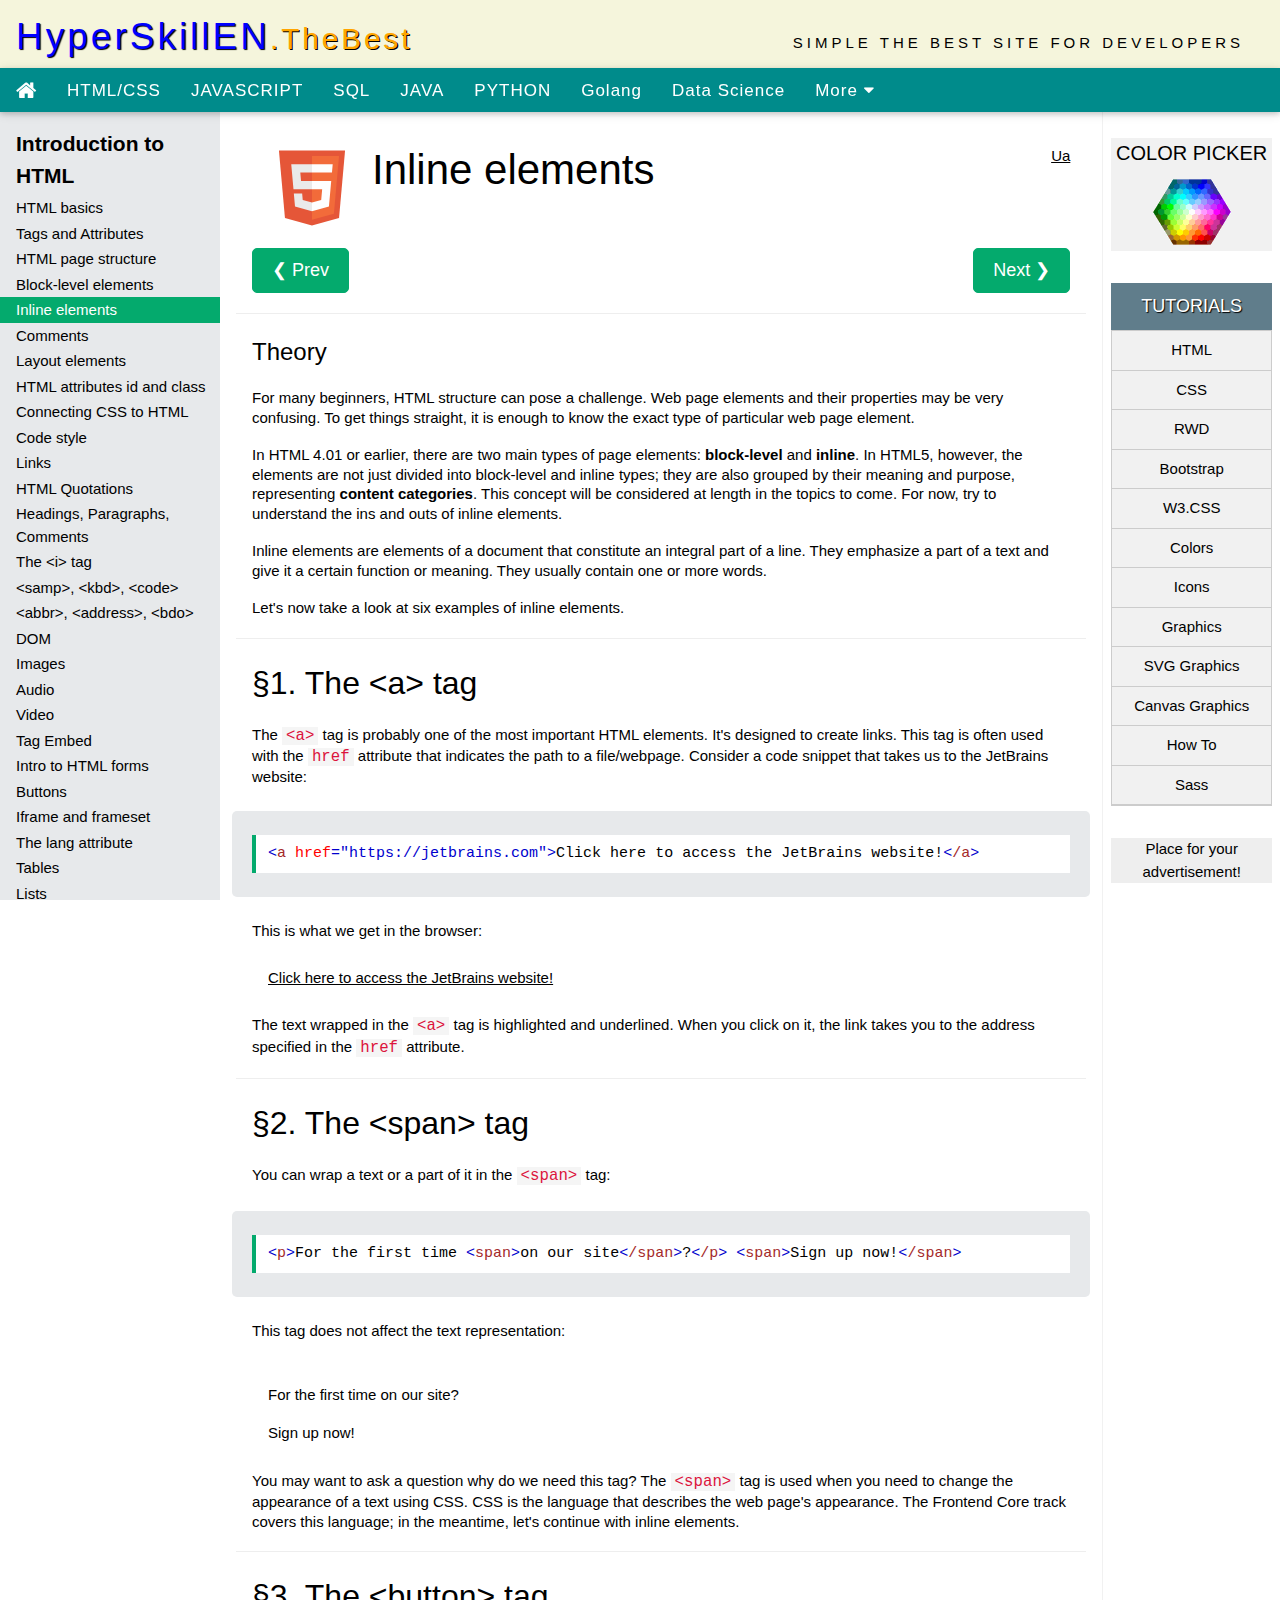
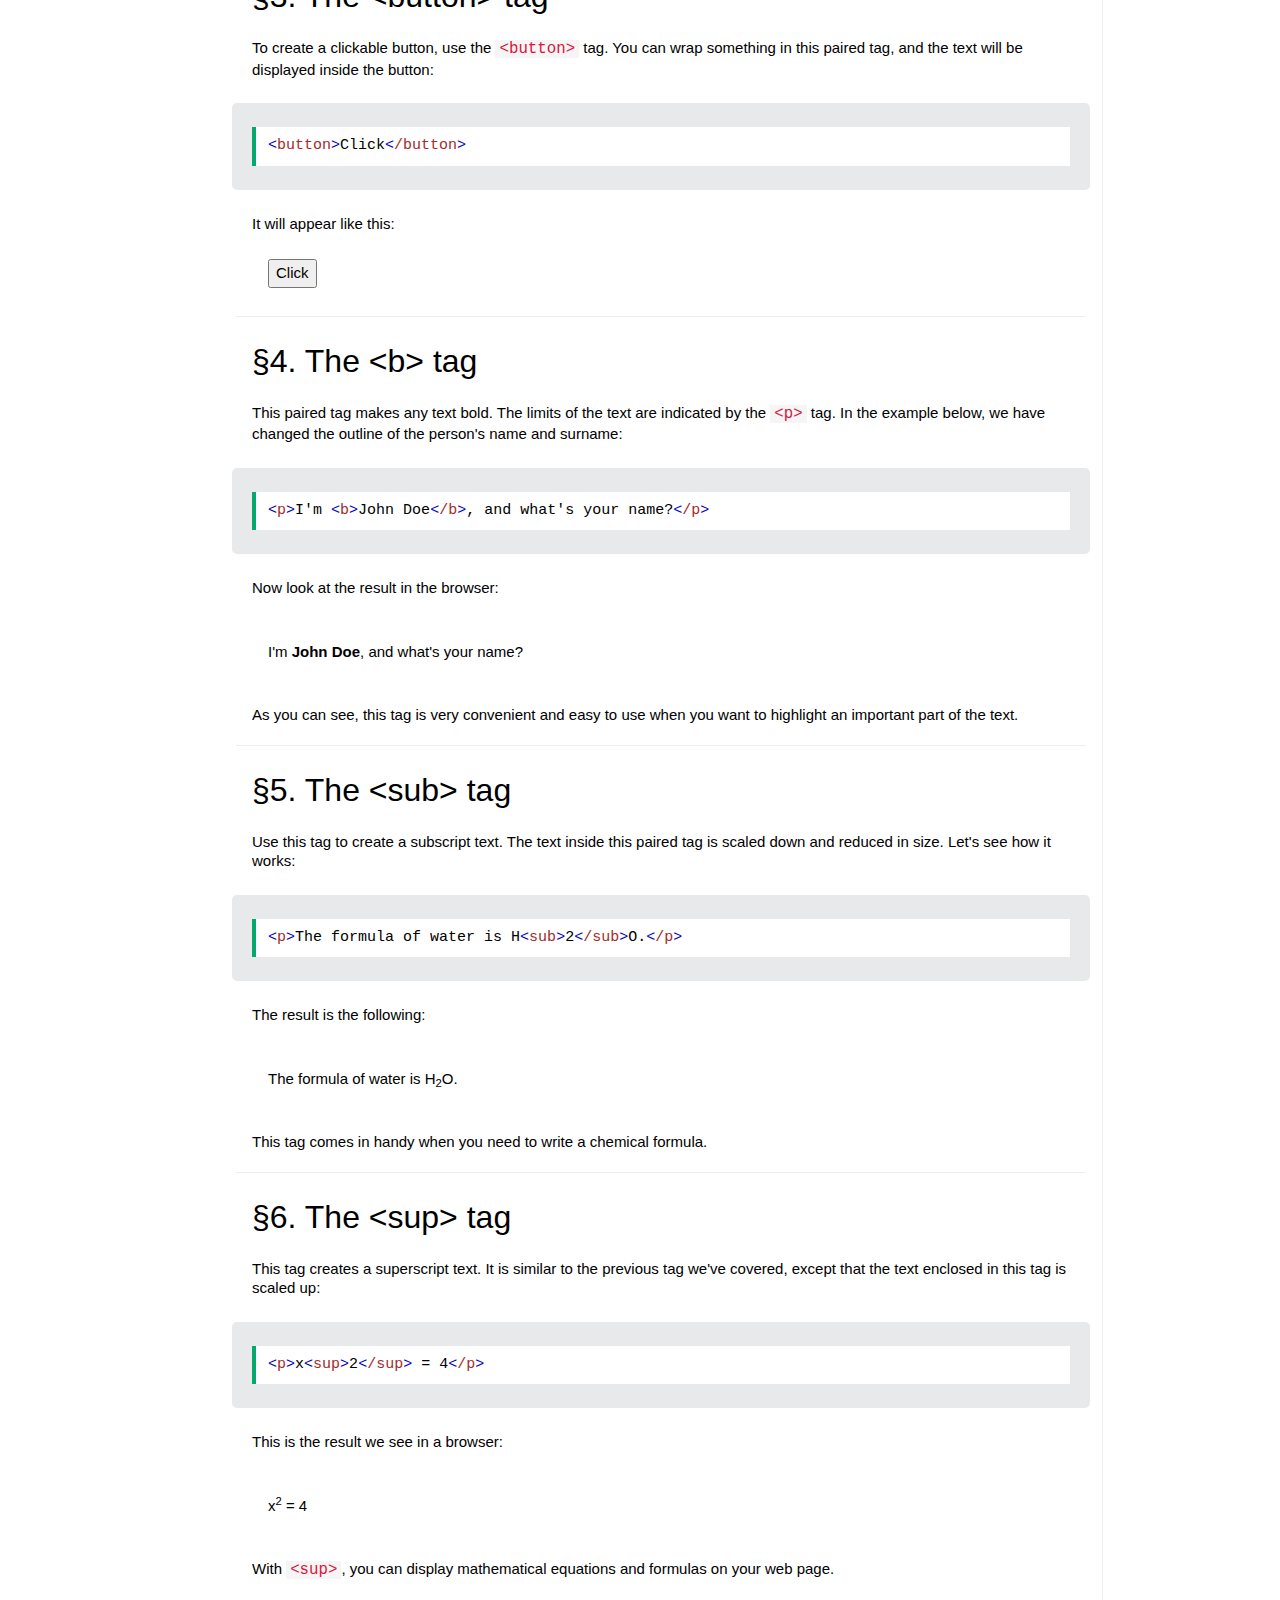
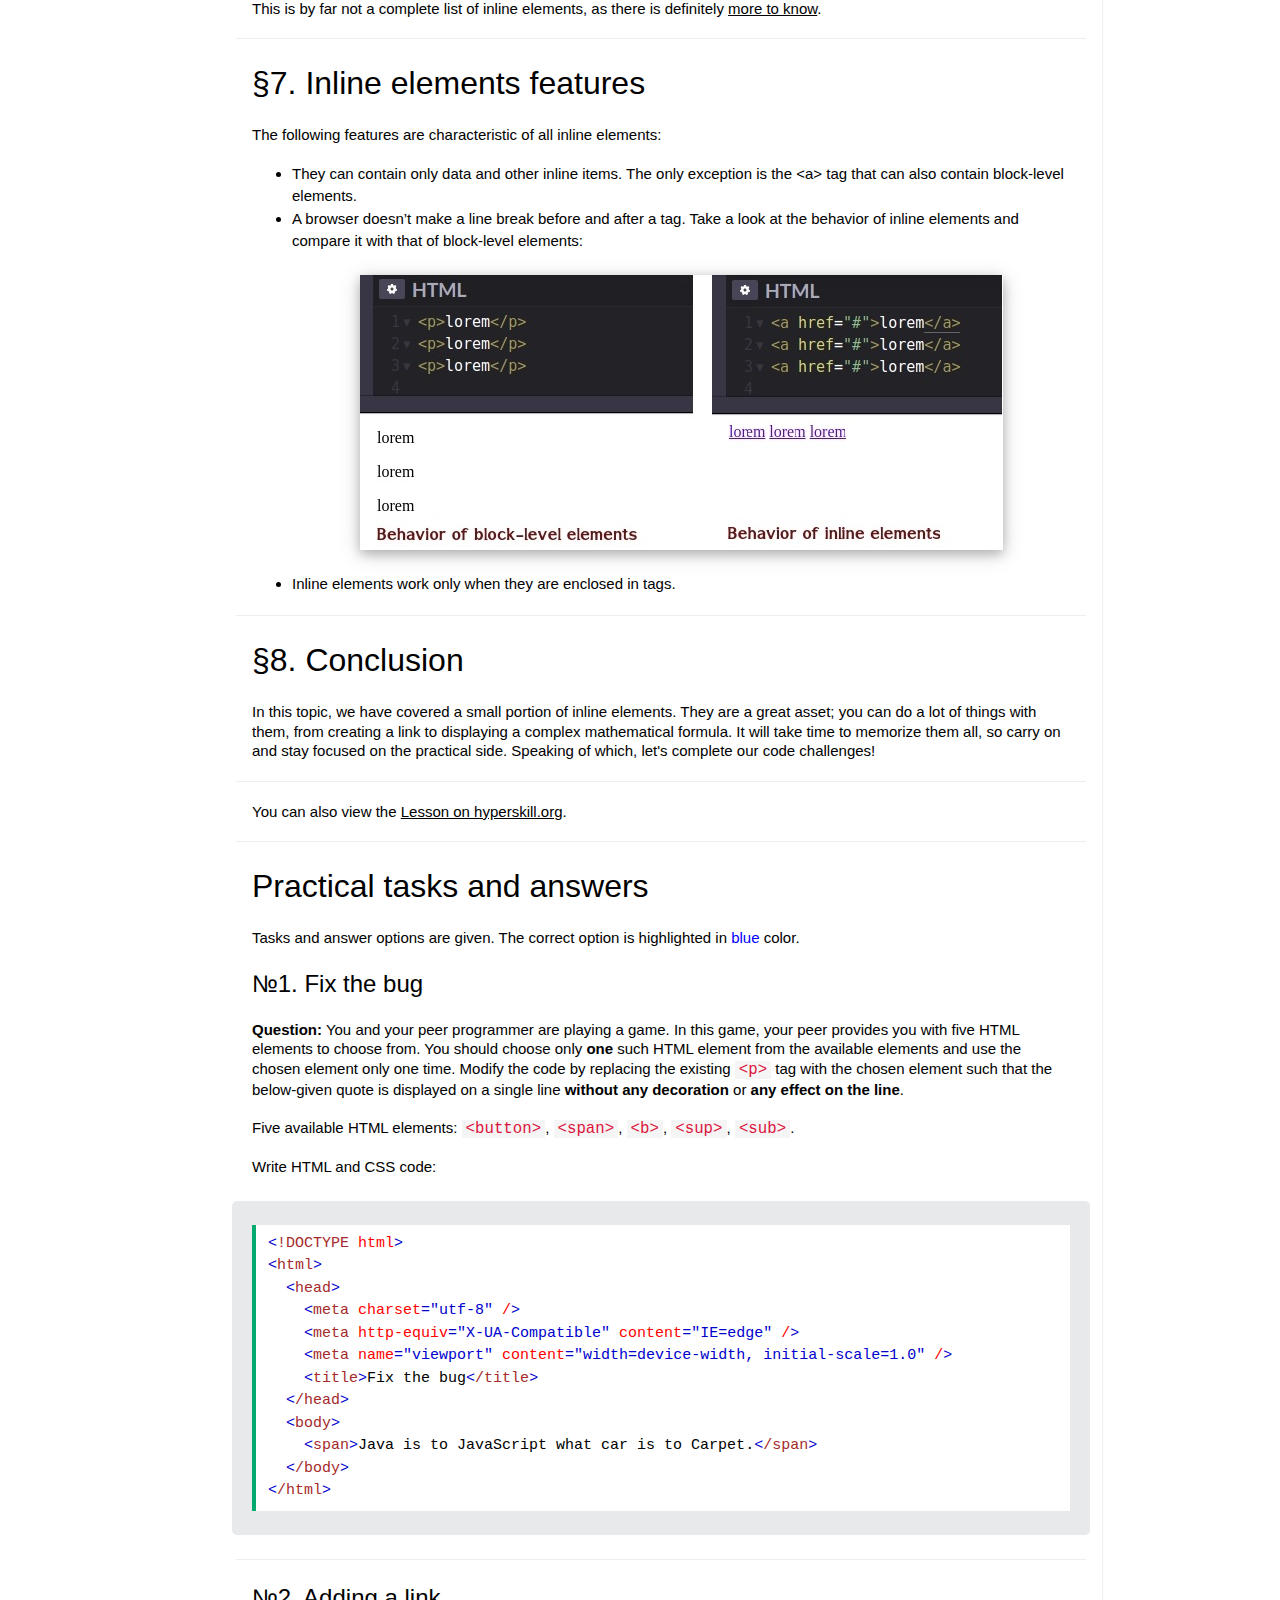
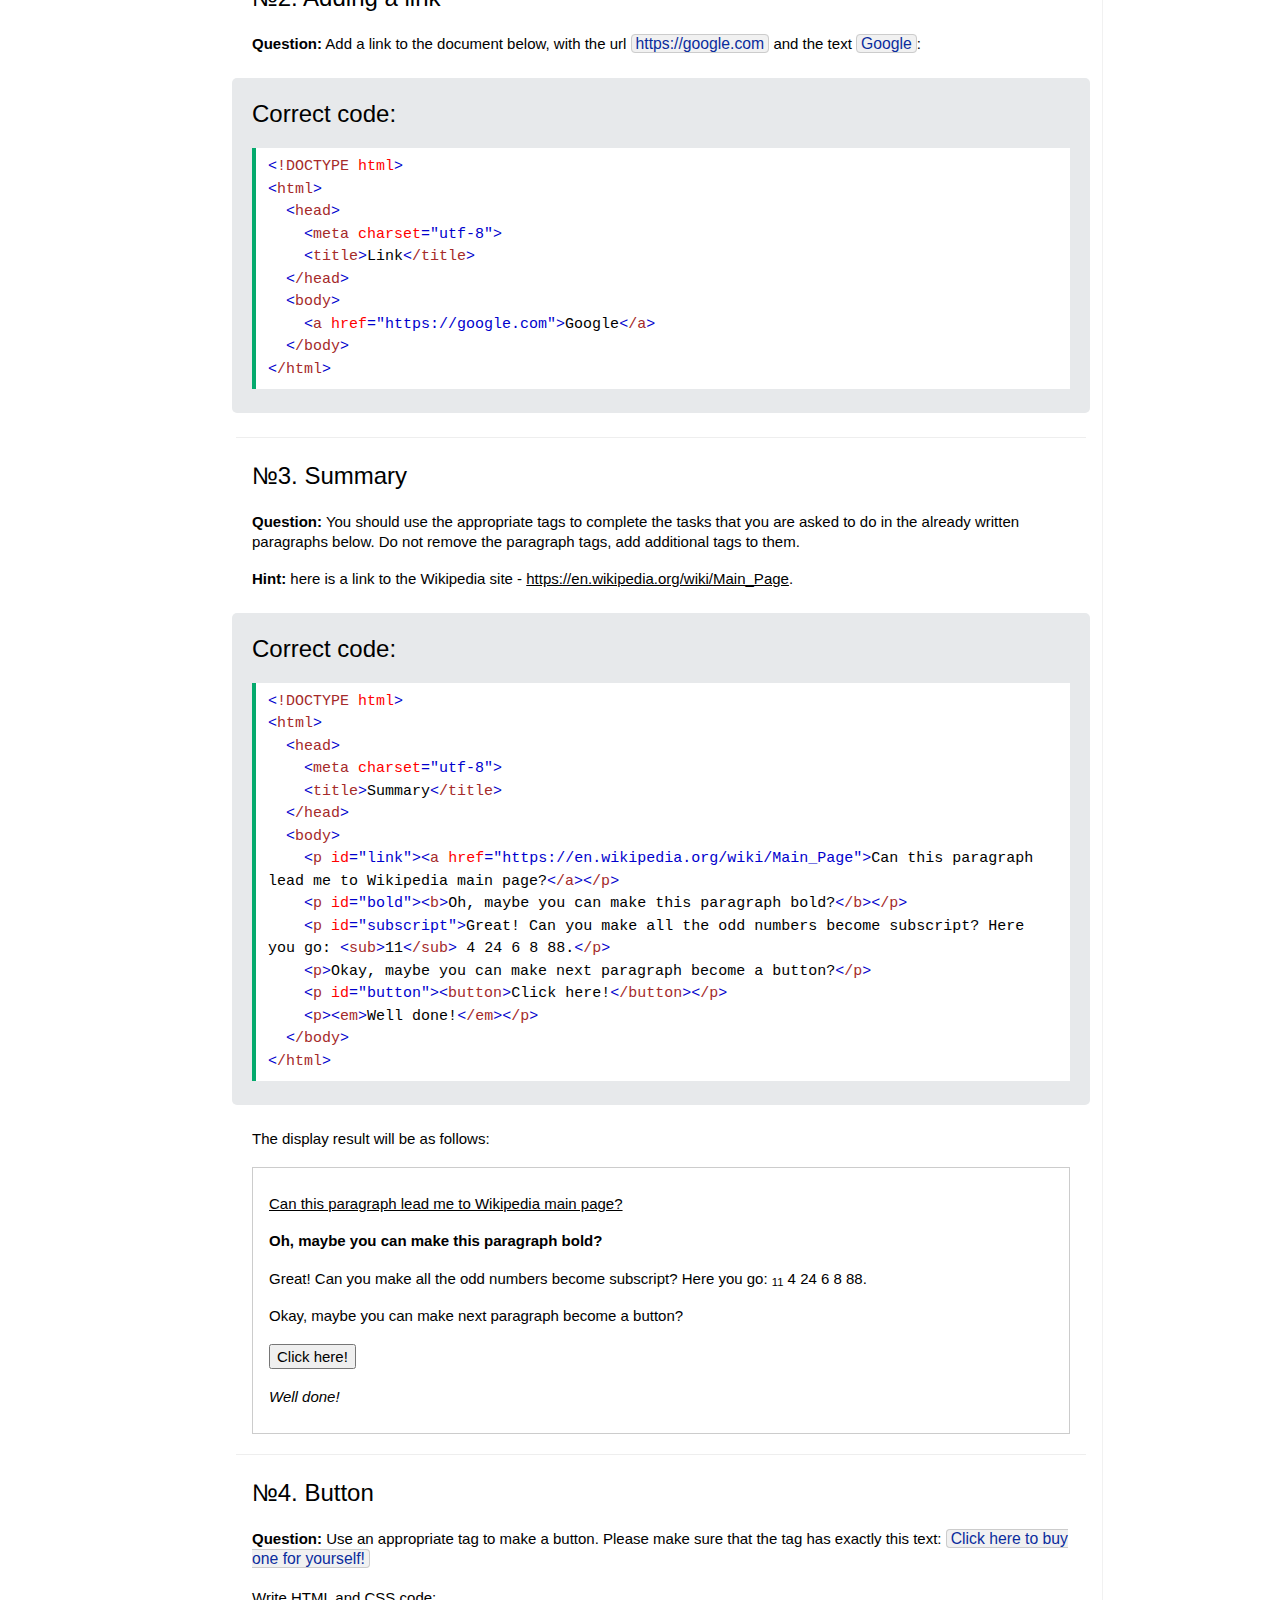
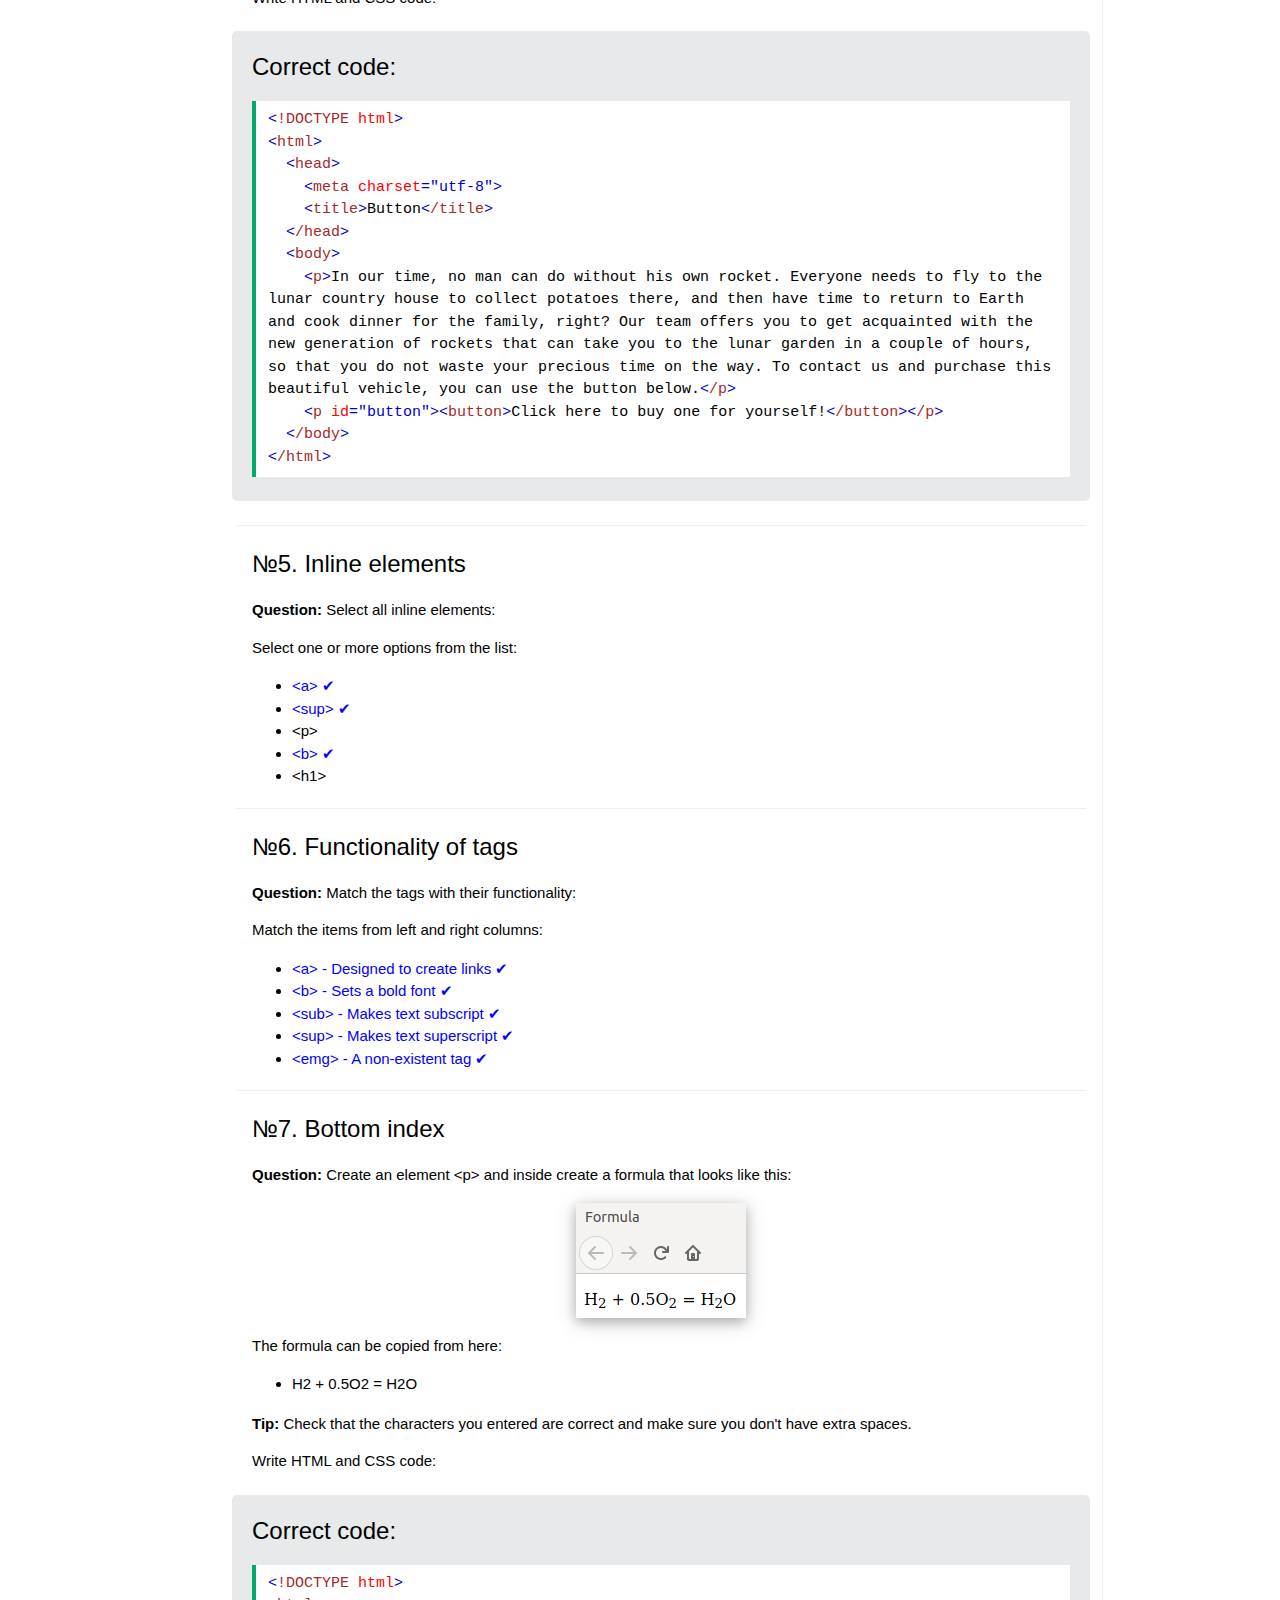
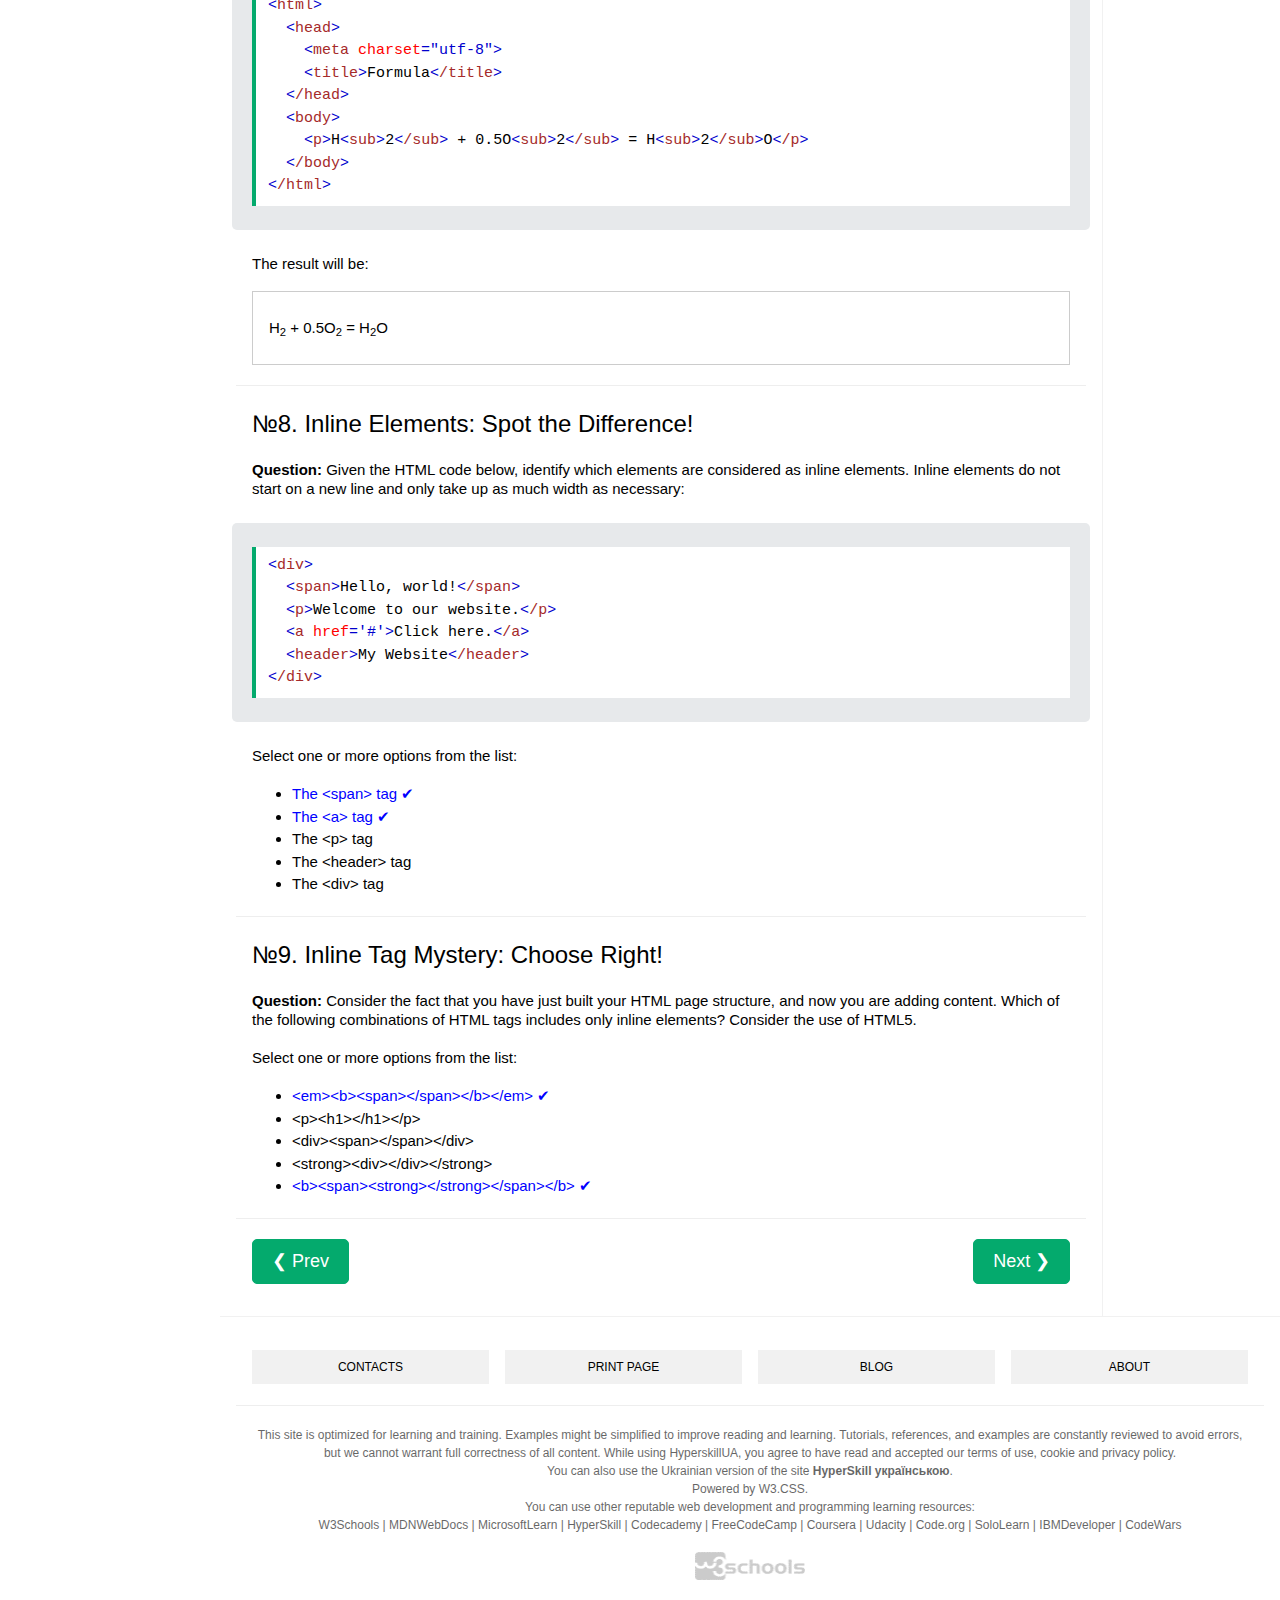
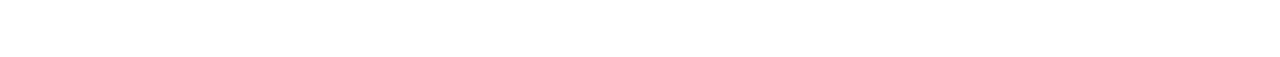
<file: 34/inline-elements_en.html>
<!DOCTYPE html>
<html lang='en'>
<meta charset='utf-8'>
<meta name='viewport' content='width=device-width, initial-scale=1'>
<meta http-equiv='X-UA-Compatible' content='ie=edge'>
<link rel='icon' href='../favicon.ico' type='image/x-icon'>
<link rel='stylesheet' href='../styles/w3.css'>
<link rel='stylesheet' href='../styles/external.css'>
<meta property="og:title" content="Hyperskill lessons with answers to test tasks">
<meta property='og:description' content='Well organized and easy to understand Web building tutorials with lots of examples of how to use HTML, CSS, JavaScript, SQL, Python, PHP, Java, Kotlin and more'>
<meta property='og:image' content='../images/w3schools_logo_436_2.png'>
<meta property='og:image:type' content='image/png'>
<meta property='og:image:width' content='436'>
<meta property='og:image:height' content='228'><link rel='alternate' hreflang='x-default' href='inline-elements_en.html' />
<link rel='alternate' hreflang='uk' href='inline-elements.html' />
<title>Inline elements. Introduction to HTML. Lessons for beginners. Tutorial from Hyperskill</title>
<meta name='description' content='Inline elements. Theory. The &lt;a&gt; tag. The &lt;span&gt; tag. The &lt;button&gt; tag. The &lt;b&gt; tag. The &lt;sub&gt; tag. The &lt;sup&gt; tag. Inline elements features. Conclusion. Practical tasks and answers. Free online lessons with answers to tasks for beginners, high school students from Hyperskill in English'>
<div class='w3-container top'>
    <a class='w3schools-logo notranslate' href='../index_en.html'>HyperSkillEN<span class='dotcom w3-hide-small'>.TheBest</span></a>
    <div class='w3-right w3-hide-small w3-wide toptext' style="font-family:'Segoe UI',Arial,sans-serif">SIMPLE THE BEST SITE FOR DEVELOPERS</div>
</div>
<div style='display:none;position:absolute;z-index:4;right:52px;height:44px;background-color:#5f5f5f;letter-spacing:normal;' id='googleSearch'>
    <!--W3SchoolsUA-Google-Search-->
    <script async src='https://cse.google.com/cse.js?cx=751c3d18bb8a64f00'></script><div class='gcse-search'></div>
    <!--/W3SchoolsUA-Google-Search-->
</div>
<!--Top menu-->
<div class='w3-card-2 topnav notranslate' id='topnav'>
    <div style='overflow:auto;'>
        <div class='w3-bar w3-left' style='width:100%;overflow:hidden;height:44px'>
            <a class='topnav-icons fa fa-menu w3-hide-large w3-left w3-bar-item w3-button' href='javascript:void(0);' onclick='open_menu()' title='Меню'></a>
            <a class='topnav-icons fa fa-home w3-left w3-bar-item w3-button' href='../index_en.html' title='main'></a>
            <a class='w3-bar-item w3-button' href='../34/index_en.html' title='HTML Tutorial'>HTML/CSS</a>
            <a class='w3-bar-item w3-button' href='../32/index_en.html' title='JavaScript Tutorial'>JAVASCRIPT</a>
            <a class='w3-bar-item w3-button' href='../31/index_en.html' title='SQL Tutorial'>SQL</a>
            <a class='w3-bar-item w3-button' href='../8/index_en.html' title='Java Tutorial'>JAVA</a>
            <a class='w3-bar-item w3-button' href='../6/index_en.html' title='Python Tutorial'>PYTHON</a>
            <a class='w3-bar-item w3-button' href='../25/index_en.html' title='How To'>Golang</a>
            <a class='w3-bar-item w3-button' href='../28/index_en.html' title='W3.CSS Tutorial'>Data Science</a>
            <a class='w3-bar-item w3-button' href='../11/index_en.html' title='jQuery Tutorial'>Django</a>
            <a class='w3-bar-item w3-button w3-right' target='_blank' href='https://drive.google.com/open?id=1fddM8chCC273SbiTEYVNLorbZ2qij7fp' title='Download books for free from Google drive'>Books</a>
            <a class='topnav-icons fa w3-right w3-bar-item w3-button' href='javascript:void(0);' onclick='open_search(this)' title='Search'>&#128269;</a>
            <a class='topnav-icons fa w3-right w3-bar-item w3-button' href='javascript:void(0);' onclick='changecodetheme(this)' title='Dark theme'>&#9681;</a>
            <a class='w3-bar-item w3-button' id='topnavbtn_tutorials' href='javascript:void(0);' onclick='w3_open_nav("tutorials")' title='More tutorials'>More <i class='fa fa-caret-down'></i><i class='fa fa-caret-up' style='display:none'></i></a>
        </div>
        <div id='nav_tutorials' class='w3-bar-block w3-card-2' style='display:none;'>
            <span onclick='w3_close_nav("tutorials")' class='w3-button w3-xlarge w3-right' style='position:absolute;right:0;font-weight:bold;'>&times;</span>
            <div class='w3-row-padding' style='padding:24px 48px'>
                <div class='w3-col l3 m6'>
                    <h3>Tutorials:</h3>
                    <a class='w3-bar-item w3-button' href='../8/index_en.html'>Introduction to Java</a>
                    <a class='w3-bar-item w3-button' href='../2/index_en.html'>Python Core</a>
                    <a class='w3-bar-item w3-button' href='../18/index_en.html'>Kotlin Core</a>
                    <a class='w3-bar-item w3-button' href='../6/index_en.html'>Introduction to Python</a>
                    <a class='w3-bar-item w3-button' href='../5/index_en.html'>Frontend Core</a>
                    <a class='w3-bar-item w3-button' href='../3/index_en.html'>Kotlin Developer</a>
                    <a class='w3-bar-item w3-button' href='../12/index_en.html'>Java Backend Developer</a>
                    <a class='w3-bar-item w3-button' href='../17/index_en.html'>Java Developer</a>
                    <a class='w3-bar-item w3-button' href='../32/index_en.html'>Introduction to JavaScript</a>
                    <a class='w3-bar-item w3-button' href='../25/index_en.html'>Introduction to Go</a>
                    <a class='w3-bar-item w3-button' href='../15/index_en.html'>Java Core</a>
                    <a class='w3-bar-item w3-button' href='../28/index_en.html'>Introduction to Data Science</a>
                    <a class='w3-bar-item w3-button' href='../31/index_en.html'>Introduction to SQL</a>
                    <div class='w3-hide-large w3-hide-small'>
                        <a class='w3-bar-item w3-button' href='../9/index_en.html'>Java Desktop Application Developer</a>
                        <a class='w3-bar-item w3-button' href='../26/index_en.html'>Introduction to Command Line and Unix Shell</a>
                        <a class='w3-bar-item w3-button' href='../30/index_en.html'>SQL with Python</a>
                        <a class='w3-bar-item w3-button' href='../38/index_en.html'>Spring Security for Java Backend Developers</a>
                        <a class='w3-bar-item w3-button' href='../16/index_en.html'>Android Development with Kotlin</a>
                        <a class='w3-bar-item w3-button' href='../11/index_en.html'>Introduction to Django</a>
                        <a class='w3-bar-item w3-button' href='../42/index_en.html'>Machine Learning Algorithms from Scratch</a>
                        <a class='w3-bar-item w3-button' href='../34/index_en.html'>Introduction to HTML and CSS</a>
                        <a class='w3-bar-item w3-button' href='../29/index_en.html'>Flask Developer</a>
                        <a class='w3-bar-item w3-button' href='../10/index_en.html'>Introduction to Natural Language Processing</a>
                        <a class='w3-bar-item w3-button' href='../41/index_en.html'>Introduction to Computer Algorithms and Data Structures</a>
                        <a class='w3-bar-item w3-button' href='../27/index_en.html'>Introduction to Linear Algebra</a>
                        <a class='w3-bar-item w3-button' href='../48/index_en.html'>Introduction to Git</a>
                    </div>
                </div>
                <div class='w3-col l3 m6'>
                    <a class='w3-bar-item w3-button' href='../9/index_en.html'>Java Desktop Application Developer</a>
                    <a class='w3-bar-item w3-button' href='../26/index_en.html'>Introduction to Command Line and Unix Shell</a>
                    <a class='w3-bar-item w3-button' href='../30/index_en.html'>SQL with Python</a>
                    <a class='w3-bar-item w3-button' href='../38/index_en.html'>Spring Security for Java Backend Developers</a>
                    <a class='w3-bar-item w3-button' href='../16/index_en.html'>Android Development with Kotlin</a>
                    <a class='w3-bar-item w3-button' href='../11/index_en.html'>Introduction to Django</a>
                    <a class='w3-bar-item w3-button' href='../42/index_en.html'>Machine Learning Algorithms from Scratch</a>
                    <a class='w3-bar-item w3-button' href='../34/index_en.html'>Introduction to HTML and CSS</a>
                    <a class='w3-bar-item w3-button' href='../29/index_en.html'>Flask Developer</a>
                    <a class='w3-bar-item w3-button' href='../10/index_en.html'>Introduction to Natural Language Processing</a>
                    <a class='w3-bar-item w3-button' href='../41/index_en.html'>Introduction to Computer Algorithms and Data Structures</a>
                    <a class='w3-bar-item w3-button' href='../27/index_en.html'>Introduction to Linear Algebra</a>
                    <a class='w3-bar-item w3-button' href='../48/index_en.html'>Introduction to Git</a>
                    <div class='w3-hide-small'><br class='w3-hide-medium w3_hide-small'><br class='w3-hide-medium w3_hide-small'></div>
                </div>
                <div class='w3-col l3 m6'>
                    <a class='w3-bar-item w3-button' href='../33/index_en.html'>Math for Machine Learning</a>
                    <a class='w3-bar-item w3-button' href='../35/index_en.html'>Advanced Java</a>
                    <a class='w3-bar-item w3-button' href='../40/index_en.html'>SQL for Backend Developers</a>
                    <a class='w3-bar-item w3-button' href='../44/index_en.html'>Pandas for Data Analysis</a>
                    <a class='w3-bar-item w3-button' href='../37/index_en.html'>Kotlin Backend Developer with Spring Boot</a>
                    <a class='w3-bar-item w3-button' href='../50/index_en.html'>Essential Skills for Backend Developers</a>
                    <a class='w3-bar-item w3-button' href='../23/index_en.html'>Introduction to Scala</a>
                    <a class='w3-bar-item w3-button' href='../69/index_en.html'>Introduction to Kotlin</a>
                    <a class='w3-bar-item w3-button' href='../70/index_en.html'>Introduction to Spring Boot with Java</a>
                    <a class='w3-bar-item w3-button' href='../57/index_en.html'>Introduction to Math</a>
                    <a class='w3-bar-item w3-button' href='../49/index_en.html'>Introduction to Bioinformatics</a>
                    <a class='w3-bar-item w3-button' href='../58/index_en.html'>Python OOP</a>
                    <a class='w3-bar-item w3-button' href='../55/index_en.html'>Introduction to Node.js</a>
                    <a class='w3-bar-item w3-button' href='../54/index_en.html'>Practicing Algorithms with Python</a>
                </div>
                <div class='w3-col l3 m6 w3-hide-medium'>
                    <a class='w3-bar-item w3-button' href='../59/index_en.html'>Python for Science</a>
                    <a class='w3-bar-item w3-button' href='../47/index_en.html'>Algorithmic Thinking for Developers</a>
                    <a class='w3-bar-item w3-button' href='../45/index_en.html'>Introduction to Ktor</a>
                    <a class='w3-bar-item w3-button' href='../65/index_en.html'>JavaScript Core</a>
                    <a class='w3-bar-item w3-button' href='../60/index_en.html'>Introduction to MongoDB</a>
                    <a class='w3-bar-item w3-button' href='../62/index_en.html'>Data Analysis in Bioinformatics</a>
                    <a class='w3-bar-item w3-button' href='../79/index_en.html'>Chatbots and Dialogue Systems</a>
                    <a class='w3-bar-item w3-button' href='../61/index_en.html'>SQL for Data Analysis</a>
                    <a class='w3-bar-item w3-button' href='../85/index_en.html'>Introduction to Calculus</a>
                    <a class='w3-bar-item w3-button' href='../71/index_en.html'>Bioinformatics Core</a>
                </div>
            </div>
            <br>
        </div>
        <div id='nav_references' class='w3-bar-block w3-card-2'>
            <div class='w3-row-padding' style='padding:24px 48px'>
                <div class='w3-col l3 m6'></div>
                <div class='w3-col l3 m6'></div>
                <div class='w3-col l3 m6'></div>
                <div class='w3-col l3 m6 w3-hide-medium w3-hide-small'></div>
            </div>
            <br>
        </div>
        <div id='nav_exercises' class='w3-bar-block w3-card-2'>
            <div class='w3-row-padding' style='padding:24px 48px'>
                <div class='w3-col l4 m6'></div>
                <div class='w3-col l4 m6'></div>
                <div class='w3-col l4 m12'></div>
            </div>
            <br>
        </div>
    </div>
</div>
<!--/Top menu--><!--Left menu sidebar-->
<div class='w3-sidebar w3-collapse' id='sidenav'>
  <div id='leftmenuinner'>
    <div id='leftmenuinnerinner'>
    <nav>
        <h2 class='left'><span class='left_h2'><b>Introduction to HTML</b></h2>
        <a target='_top' href='index_en.html'>HTML basics</a>
        <a target='_top' href='tags-and-attributes_en.html'>Tags and Attributes</a>
        <a target='_top' href='html-page-structure_en.html'>HTML page structure</a>
        <a target='_top' href='block-level-elements_en.html'>Block-level elements</a>
        <a target='_top' href='inline-elements_en.html'>Inline elements</a>
        <a target='_top' href='comments_en.html'>Comments</a>
        <a target='_top' href='layout-elements_en.html'>Layout elements</a>
        <a target='_top' href='html-attributes-id-and-class_en.html'>HTML attributes id and class</a>
        <a target='_top' href='connecting-css-to-html_en.html'>Connecting CSS to HTML</a>
        <a target='_top' href='code-style_en.html'>Code style</a>
        <a target='_top' href='links_en.html'>Links</a>
        <a target='_top' href='html-quotations_en.html'>HTML Quotations</a>
        <a target='_top' href='headings-paragraphs-comments_en.html'>Headings, Paragraphs, Comments</a>
        <a target='_top' href='i-tag_en.html'>The &lt;i&gt; tag</a>
        <a target='_top' href='samp-kbd-code-tags_en.html'>&lt;samp&gt;, &lt;kbd&gt;, &lt;code&gt;</a>
        <a target='_top' href='abbr-address-bdo-tags_en.html'>&lt;abbr&gt;, &lt;address&gt;, &lt;bdo&gt;</a>
        <a target='_top' href='dom_en.html'>DOM</a>
        <a target='_top' href='images_en.html'>Images</a>
        <a target='_top' href='audio_en.html'>Audio</a>
        <a target='_top' href='video_en.html'>Video</a>
        <a target='_top' href='tag-embed_en.html'>Tag Embed</a>
        <a target='_top' href='intro-to-html-forms_en.html'>Intro to HTML forms</a>
        <a target='_top' href='buttons_en.html'>Buttons</a>
        <a target='_top' href='iframe-and-frameset_en.html'>Iframe and frameset</a>
        <a target='_top' href='the-lang-attribute_en.html'>The lang attribute</a>
        <a target='_top' href='intro-to-tables_en.html'>Tables</a>
        <div class='tut_overview'>
            <a target='_top' href='intro-to-tables_en.html'>Intro to Tables</a>
            <a target='_top' href='rows-cells-captions_en.html'>Rows, cells, captions</a>
            <a target='_top' href='merging-cells_en.html'>Tables: Merging cells</a>
            <a target='_top' href='sizing-tables_en.html'>Sizing tables</a>
            <a target='_top' href='table-alignment_en.html'>Table Alignment</a>
            <a target='_top' href='table-sizing-and-alignment_en.html'>Table sizing and alignment</a>
            <a target='_top' href='visibility_en.html'>Visibility</a>
            <a target='_top' href='responsive-tables_en.html'>Responsive Tables</a>
        </div>
        <a target='_top' href='intro-to-lists_en.html'>Lists</a>
        <div class='tut_overview'>
            <a target='_top' href='intro-to-lists_en.html'>Intro to Lists</a>
            <a target='_top' href='ordered-list-and-types_en.html'>Ordered list and types</a>
            <a target='_top' href='unordered-list-and-types_en.html'>Unordered list and types</a>
            <a target='_top' href='pseudo-classes_en.html'>Pseudo-classes</a>
            <a target='_top' href='list-style_en.html'>List style</a>
        </div>
        <a target='_top' href='images-and-text_en.html'>Images and Text</a>
        <a target='_top' href='html-progress-and-meter_en.html'>HTML progress and meter</a>
        <a target='_top' href='connecting-javascript-to-html_en.html'>Connecting JavaScript to HTML</a>
        <a target='_top' href='the-dialog-tag_en.html'>The Dialog tag</a>
        <a target='_top' href='layout-grids_en.html'>Layout grids</a>
        <a target='_top' href='the-html-seo-optimization_en.html'>The HTML SEO optimization</a>
        <br>
        <h2 class='left'><span class='left_h2'><b>Introduction to CSS</b></span></h2>
        <a target='_top' href='what-is-css_en.html'>What is CSS</a>
        <a target='_top' href='basic-syntax_en.html'>Basic syntax</a>
        <a target='_top' href='css-selectors_en.html'>CSS Selectors</a>
        <a target='_top' href='relative-units_en.html'>Relative units</a>
        <a target='_top' href='absolute-units_en.html'>Absolute units</a>
        <a target='_top' href='position_en.html'>Position</a>
        <a target='_top' href='float_en.html'>Float</a>
        <a target='_top' href='clear_en.html'>Clear</a>
        <a target='_top' href='positioning-properties_en.html'>Positioning properties</a>
        <a target='_top' href='z-index_en.html'>z-index</a>
        <a target='_top' href='margin-and-padding_en.html'>Margin and Padding</a>
        <a target='_top' href='width-and-height_en.html'>Width and Height</a>
        <a target='_top' href='border_en.html'>Border</a>
        <a target='_top' href='overflow_en.html'>Overflow</a>
        <a target='_top' href='colors-in-CSS_en.html'>Colors in CSS</a>
        <a target='_top' href='background_en.html'>Background</a>
        <a target='_top' href='using-fonts_en.html'>Using Fonts</a>
        <a target='_top' href='line-height_en.html'>Line-height</a>
        <a target='_top' href='text-alignment_en.html'>Text Alignment</a>
        <a target='_top' href='google-fonts_en.html'>Google Fonts</a>
        <a target='_top' href='introduction-to-flexbox_en.html'>Introduction to Flexbox</a>
        <a target='_top' href='orientation-and-display-order_en.html'>Orientation and Display order</a>
        <a target='_top' href='flexibility-growth-and-contraction-ratio_en.html'>Flexibility, growth and contraction ratio</a>
        <a target='_top' href='axis-alignment_en.html'>Axis alignment</a>
        <a target='_top' href='comments_en.html'>Comments</a>
        <a target='_top' href='code-style_en.html'>Code style</a>
        <a target='_top' href='media-queries_en.html'>Media queries</a>
        <a target='_top' href='visibility_en.html'>Visibility</a>
        <a target='_top' href='transform_en.html'>Transform</a>
        <a target='_top' href='backface-visibility_en.html'>Backface-visibility</a>
        <a target='_top' href='transitions_en.html'>Transitions</a>
        <a target='_top' href='introduction-to-animation_en.html'>Introduction to Animation</a>
        <a target='_top' href='pseudo-classes_en.html'>Pseudo-classes</a>
        <a target='_top' href='attribute-selectors-and-universal-selector_en.html'>Attribute selectors and Universal selector</a>
        <a target='_top' href='combinators_en.html'>Combinators</a>
        <a target='_top' href='pseudo-elements_en.html'>Pseudo-elements</a>
        <a target='_top' href='contextual-selectors_en.html'>Contextual selectors</a>
        <a target='_top' href='specificity_en.html'>Specificity</a>
      <br><br>
      </nav>
    </div>
  </div>
</div>
<!--/Left menu sidebar--><!--CONTENT-->
<div class='w3-main w3-light-grey' id='belowtopnav' style='margin-left:220px;'>
    <div class='w3-row w3-white'>
        <div class='w3-col l10 m12' id='main'>
          <div class="adver_adup">
    <script async src="https://pagead2.googlesyndication.com/pagead/js/adsbygoogle.js?client=ca-pub-6358227327561384" crossorigin="anonymous"></script>
    <!-- adup_gorizontal -->
    <ins class="adsbygoogle" style="display:block" data-ad-client="ca-pub-6358227327561384" data-ad-slot="5050829044" data-ad-format="auto" data-full-width-responsive="true"></ins>
    <script>(adsbygoogle = window.adsbygoogle || []).push({});</script>
</div>            <a href='index_en.html'><img src='../svg/HTML5_icon.svg' alt='HTML5 Lessons for beginners ' class='w3-left' title='HTML5 for beginners. Hyperskill in English' style='width: 120px; padding: 10px'></a><p class='w3-right'>
    <a href='inline-elements.html' title='Go to Ukrainian language'>Ua</a>
</p>
<article>
    <h1>Inline elements</h1>
    <div class='w3-clear nextprev'>
        <a class='w3-left w3-btn' href='block-level-elements_en.html'>&#10094; Prev</a>
        <a class='w3-right w3-btn' href='comments_en.html'>Next &#10095;</a>
    </div>
    <hr>
    <h3>Theory</h3>
    <p>For many beginners, HTML structure can pose a challenge. Web page elements and their properties may be very confusing. To get things straight, it is enough to know the exact type of particular web page element.</p>
    <p>In HTML 4.01 or earlier, there are two main types of page elements: <strong>block-level</strong> and <strong>inline</strong>. In HTML5, however, the elements are not just divided into block-level and inline types; they are also grouped by their meaning and purpose, representing <strong>content categories</strong>. This concept will be considered at length in the topics to come. For now, try to understand the ins and outs of inline elements.</p>
    <p>Inline elements are elements of a document that constitute an integral part of a line. They emphasize a part of a text and give it a certain function or meaning. They usually contain one or more words.</p>
    <p>Let's now take a look at six examples of inline elements.</p>
    <hr>
    <h2>§1. The &lt;a&gt; tag</h2>
    <p>The <code class="w3-codespan">&lt;a&gt;</code> tag is probably one of the most important HTML elements. It's designed to create links. This tag is often used with the <code class="w3-codespan">href</code> attribute that indicates the path to a file/webpage. Consider a code snippet that takes us to the JetBrains website:</p>
    <div class='w3-example'>
        <div class='w3-code notranslate htmlHigh'>
            &lt;a href="https://jetbrains.com"&gt;Click here to access the JetBrains website!&lt;/a&gt;
        </div>
    </div>
    <p>This is what we get in the browser:</p>
    <div class="w3-padding">
        <a href="https://jetbrains.com" target="_blank">Click here to access the JetBrains website!</a>
    </div>
    <p>The text wrapped in the <code class="w3-codespan">&lt;a&gt;</code> tag is highlighted and underlined. When you click on it, the link takes you to the address specified in the <code class="w3-codespan">href</code> attribute.</p>
    <hr>
    <h2>§2. The &lt;span&gt; tag</h2>
    <p>You can wrap a text or a part of it in the <code class="w3-codespan">&lt;span&gt;</code> tag:</p>
     <div class='w3-example'>
         <div class='w3-code notranslate htmlHigh'>
             &lt;p&gt;For the first time &lt;span&gt;on our site&lt;/span&gt;?&lt;/p&gt;
             &lt;span&gt;Sign up now!&lt;/span&gt;
         </div>
     </div>
     <p>This tag does not affect the text representation:</p>
    <div class="w3-padding">
        <p>For the first time <span>on our site</span>?</p>
        <span>Sign up now!</span>
    </div>
    <p>You may want to ask a question why do we need this tag? The <code class="w3-codespan">&lt;span&gt;</code> tag is used when you need to change the appearance of a text using CSS. CSS is the language that describes the web page's appearance. The Frontend Core track covers this language; in the meantime, let's continue with inline elements.</p>
    <hr>
    <div class="adver_adinfeed">
    <script async src="https://pagead2.googlesyndication.com/pagead/js/adsbygoogle.js?client=ca-pub-6358227327561384" crossorigin="anonymous"></script>
    <ins class="adsbygoogle" style="display:block" data-ad-format="fluid" data-ad-layout-key="-5o+cq-k-pl+1ar" data-ad-client="ca-pub-6358227327561384" data-ad-slot="2302652563"></ins>
    <script>(adsbygoogle = window.adsbygoogle || []).push({});</script>
</div>    <h2>§3. The &lt;button&gt; tag</h2>
    <p>To create a clickable button, use the <code class="w3-codespan">&lt;button&gt;</code> tag. You can wrap something in this paired tag, and the text will be displayed inside the button:</p>
    <div class='w3-example'>
        <div class='w3-code notranslate htmlHigh'>
            &lt;button&gt;Click&lt;/button&gt;
        </div>
    </div>
    <p>It will appear like this:</p>
    <div class="w3-padding"><button>Click</button></div>
    <hr>
    <h2>§4. The &lt;b&gt; tag</h2>
    <p>This paired tag makes any text bold. The limits of the text are indicated by the <code class="w3-codespan">&lt;p&gt;</code> tag. In the example below, we have changed the outline of the person's name and surname:</p>
    <div class='w3-example'>
        <div class='w3-code notranslate htmlHigh'>
            &lt;p&gt;I'm &lt;b&gt;John Doe&lt;/b&gt;, and what's your name?&lt;/p&gt;
        </div>
    </div>
    <p>Now look at the result in the browser:</p>
    <div class="w3-padding">
        <p>I'm <b>John Doe</b>, and what's your name?</p>
    </div>
    <p>As you can see, this tag is very convenient and easy to use when you want to highlight an important part of the text.</p>
    <hr>
    <h2>§5. The &lt;sub&gt; tag</h2>
    <p>Use this tag to create a subscript text. The text inside this paired tag is scaled down and reduced in size. Let's see how it works:</p>
    <div class='w3-example'>
        <div class='w3-code notranslate htmlHigh'>
            &lt;p&gt;The formula of water is H&lt;sub&gt;2&lt;/sub&gt;O.&lt;/p&gt;
        </div>
    </div>
    <p>The result is the following:</p>
    <div class="w3-padding"><p>The formula of water is H<sub>2</sub>O.</p></div>
    <p>This tag comes in handy when you need to write a chemical formula.</p>
    <hr>
    <h2>§6. The &lt;sup&gt; tag</h2>
    <p>This tag creates a superscript text. It is similar to the previous tag we've covered, except that the text enclosed in this tag is scaled up:</p>
    <div class='w3-example'>
        <div class='w3-code notranslate htmlHigh'>
            &lt;p&gt;x&lt;sup&gt;2&lt;/sup&gt; = 4&lt;/p&gt;
        </div>
    </div>
    <p>This is the result we see in a browser:</p>
    <div class="w3-padding"><p>x<sup>2</sup> = 4</p></div>
    <p>With <code class="w3-codespan">&lt;sup&gt;</code>, you can display mathematical equations and formulas on your web page.</p>
    <p>This is by far not a complete list of inline elements, as there is definitely <a href="https://developer.mozilla.org/en-US/docs/Glossary/Inline-level_content#Elements" target="_blank">more to know</a>.</p>
    <hr>
    <h2>§7. Inline elements features</h2>
    <p>The following features are characteristic of all inline elements:</p>
    <ul>
        <li>They can contain only data and other inline items. The only exception is the &lt;a&gt; tag that can also contain block-level elements.</li>
        <li>A browser doesn&#8217;t make a line break before and after a tag. Take a look at the behavior of inline elements and compare it with that of block-level elements:</li>
        <br>
        <img src="../images/block-level-elements.jpg" alt="Block-level-elements" class="w3-image w3-card-4 img-center">
        <br>
        <li>Inline elements work only when they are enclosed in tags.</li>
    </ul>
    <hr>
    <h2>§8. Conclusion</h2>
    <p>In this topic, we have covered a small portion of inline elements. They are a great asset; you can do a lot of things with them, from creating a link to displaying a complex mathematical formula. It will take time to memorize them all, so carry on and stay focused on the practical side. Speaking of which, let's complete our code challenges!</p>
    <hr>
    <p>You can also view the <a href="https://hyperskill.org/learn/step/7518" target="_blank" rel="nofollow">Lesson on hyperskill.org</a>.</p>
    <hr>
    <h2>Practical tasks and answers</h2>
    <p>Tasks and answer options are given. The correct option is highlighted in <span style="color:blue">blue</span> color.</p>
    <h3>№1. Fix the bug</h3>
    <p><b>Question:</b> You and your peer programmer are playing a game. In this game, your peer provides you with five HTML elements to choose from. You should choose only <b>one</b> such HTML element from the available elements and use the chosen element only one time. Modify the code by replacing the existing <code class="w3-codespan">&lt;p&gt;</code> tag with the chosen element such that the below-given quote is displayed on a single line <b>without any decoration</b> or <b>any effect on the line</b>.</p>
    <p>Five available HTML elements: <code class="w3-codespan">&lt;button&gt;</code>, <code class="w3-codespan">&lt;span&gt;</code>, <code class="w3-codespan">&lt;b&gt;</code>, <code class="w3-codespan">&lt;sup&gt;</code>, <code class="w3-codespan">&lt;sub&gt;</code>.</p>
    <p>Write HTML and CSS code:</p>
    <div class='w3-example'>
        <div class='w3-code notranslate htmlHigh'>
            &lt;!DOCTYPE html&gt;<br>
            &lt;html&gt;<br>
            &nbsp;&nbsp;&lt;head&gt;<br>
            &nbsp;&nbsp;&nbsp;&nbsp;&lt;meta charset="utf-8" /&gt;<br>
            &nbsp;&nbsp;&nbsp;&nbsp;&lt;meta http-equiv="X-UA-Compatible" content="IE=edge" /&gt;<br>
            &nbsp;&nbsp;&nbsp;&nbsp;&lt;meta name="viewport" content="width=device-width, initial-scale=1.0" /&gt;<br>
            &nbsp;&nbsp;&nbsp;&nbsp;&lt;title&gt;Fix the bug&lt;/title&gt;<br>
            &nbsp;&nbsp;&lt;/head&gt;<br>
            &nbsp;&nbsp;&lt;body&gt;<br>
            &nbsp;&nbsp;&nbsp;&nbsp;&lt;span&gt;Java is to JavaScript what car is to Carpet.&lt;/span&gt;<br>
            &nbsp;&nbsp;&lt;/body&gt;<br>
        &lt;/html&gt;
        </div>
    </div>
    <hr>
    <h3>№2. Adding a link</h3>
    <p><b>Question:</b> Add a link to the document below, with the url <span class="h-codespan">https://google.com</span> and the text <span class="h-codespan">Google</span>:</p>
    <div class='w3-example'>
        <h3>Correct code:</h3>
        <div class='w3-code notranslate htmlHigh'>
            &lt;!DOCTYPE html&gt;<br>
            &lt;html&gt;<br>
            &nbsp;&nbsp;&lt;head&gt;<br>
            &nbsp;&nbsp;&nbsp;&nbsp;&lt;meta charset="utf-8"&gt;<br>
            &nbsp;&nbsp;&nbsp;&nbsp;&lt;title&gt;Link&lt;/title&gt;<br>
            &nbsp;&nbsp;&lt;/head&gt;<br>
            &nbsp;&nbsp;&lt;body&gt;<br>
            &nbsp;&nbsp;&nbsp;&nbsp;&lt;a href="https://google.com"&gt;Google&lt;/a&gt;<br>
            &nbsp;&nbsp;&lt;/body&gt;<br>
            &lt;/html&gt;
        </div>
    </div>
    <hr>
    <h3>№3. Summary</h3>
    <p><b>Question:</b> You should use the appropriate tags to complete the tasks that you are asked to do in the already written paragraphs below. Do not remove the paragraph tags, add additional tags to them.</p>
    <p><b>Hint:</b> here is a link to the Wikipedia site - <a href="https://en.wikipedia.org/wiki/Main_Page" target="_blank">https://en.wikipedia.org/wiki/Main_Page</a>.</p>
    <div class='w3-example'>
        <h3>Correct code:</h3>
        <div class='w3-code notranslate htmlHigh'>
            &lt;!DOCTYPE html&gt;<br>
            &lt;html&gt;<br>
            &nbsp;&nbsp;&lt;head&gt;<br>
            &nbsp;&nbsp;&nbsp;&nbsp;&lt;meta charset="utf-8"&gt;<br>
            &nbsp;&nbsp;&nbsp;&nbsp;&lt;title&gt;Summary&lt;/title&gt;<br>
            &nbsp;&nbsp;&lt;/head&gt;<br>
            &nbsp;&nbsp;&lt;body&gt;<br>
            &nbsp;&nbsp;&nbsp;&nbsp;&lt;p id="link"&gt;&lt;a href="https://en.wikipedia.org/wiki/Main_Page"&gt;Can this paragraph lead me to Wikipedia main page?&lt;/a&gt;&lt;/p&gt;<br>
            &nbsp;&nbsp;&nbsp;&nbsp;&lt;p id="bold"&gt;&lt;b&gt;Oh, maybe you can make this paragraph bold?&lt;/b&gt;&lt;/p&gt;<br>
            &nbsp;&nbsp;&nbsp;&nbsp;&lt;p id="subscript"&gt;Great! Can you make all the odd numbers become subscript? Here you go: &lt;sub&gt;11&lt;/sub&gt; 4 24 6 8 88.&lt;/p&gt;<br>
            &nbsp;&nbsp;&nbsp;&nbsp;&lt;p&gt;Okay, maybe you can make next paragraph become a button?&lt;/p&gt;<br>
            &nbsp;&nbsp;&nbsp;&nbsp;&lt;p id="button"&gt;&lt;button&gt;Click here!&lt;/button&gt;&lt;/p&gt;<br>
            &nbsp;&nbsp;&nbsp;&nbsp;&lt;p&gt;&lt;em&gt;Well done!&lt;/em&gt;&lt;/p&gt;<br>
            &nbsp;&nbsp;&lt;/body&gt;<br>
            &lt;/html&gt;
        </div>
    </div>
    <p>The display result will be as follows:</p>
    <div class="w3-padding w3-border">
        <p id="link"><a href="https://en.wikipedia.org/wiki/Main_Page">Can this paragraph lead me to Wikipedia main page?</a></p>
        <p id="bold"><b>Oh, maybe you can make this paragraph bold?</b></p>
        <p id="subscript">Great! Can you make all the odd numbers become subscript? Here you go: <sub>11</sub> 4 24 6 8 88.</p>
        <p>Okay, maybe you can make next paragraph become a button?</p>
        <p id="button"><button>Click here!</button></p>
        <p><em>Well done!</em></p>
    </div>
    <hr>
    <h3>№4. Button</h3>
    <p><b>Question:</b> Use an appropriate tag to make a button. Please make sure that the tag has exactly this text: <span class="h-codespan">Click here to buy one for yourself!</span></p>
    <p>Write HTML and CSS code:</p>
    <div class='w3-example'>
        <h3>Correct code:</h3>
        <div class='w3-code notranslate htmlHigh'>
            &lt;!DOCTYPE html&gt;<br>
            &lt;html&gt;<br>
            &nbsp;&nbsp;&lt;head&gt;<br>
            &nbsp;&nbsp;&nbsp;&nbsp;&lt;meta charset="utf-8"&gt;<br>
            &nbsp;&nbsp;&nbsp;&nbsp;&lt;title&gt;Button&lt;/title&gt;<br>
            &nbsp;&nbsp;&lt;/head&gt;<br>
            &nbsp;&nbsp;&lt;body&gt;<br>
            &nbsp;&nbsp;&nbsp;&nbsp;&lt;p&gt;In our time, no man can do without his own rocket. Everyone needs to fly to the lunar country house to collect potatoes there, and then have time to return to Earth and cook dinner for the family, right? Our team offers you to get acquainted with the new generation of rockets that can take you to the lunar garden in a couple of hours, so that you do not waste your precious time on the way. To contact us and purchase this beautiful vehicle, you can use the button below.&lt;/p&gt;<br>
            &nbsp;&nbsp;&nbsp;&nbsp;&lt;p id="button"&gt;&lt;button&gt;Click here to buy one for yourself!&lt;/button&gt;&lt;/p&gt;<br>
            &nbsp;&nbsp;&lt;/body&gt;<br>
            &lt;/html&gt;
        </div>
    </div>
    <hr>
    <h3>№5. Inline elements</h3>
    <p><b>Question:</b> Select all inline elements:</p>
    <p>Select one or more options from the list:</p>
    <ul>
        <li><span style="color:blue">&lt;a&gt; &#x2714;</span></li>
        <li><span style="color:blue">&lt;sup&gt; &#x2714;</span></li>
        <li>&lt;p&gt;</li>
        <li><span style="color:blue">&lt;b&gt; &#x2714;</span></li>
        <li>&lt;h1&gt;</li>
    </ul>
    <hr>
    <h3>№6. Functionality of tags</h3>
    <p><b>Question:</b> Match the tags with their functionality:</p>
    <p>Match the items from left and right columns:</p>
    <ul>
        <li><span style="color:blue">&lt;a&gt; - Designed to create links &#x2714;</span></li>
        <li><span style="color:blue">&lt;b&gt; - Sets a bold font &#x2714;</span></li>
        <li><span style="color:blue">&lt;sub&gt; - Makes text subscript &#x2714;</span></li>
        <li><span style="color:blue">&lt;sup&gt; - Makes text superscript &#x2714;</span></li>
        <li><span style="color:blue">&lt;emg&gt; - A non-existent tag &#x2714;</span></li>
    </ul>
    <hr>
    <h3>№7. Bottom index</h3>
    <p><b>Question:</b> Create an element &lt;p&gt; and inside create a formula that looks like this:</p>
    <img src="../images/h2o.png" alt="Formula H2O" class="w3-image w3-card-4 img-center">
    <p>The formula can be copied from here:</p>
    <ul>
        <li>H2 + 0.5O2 = H2O</li>
    </ul>
    <p><b>Tip:</b> Check that the characters you entered are correct and make sure you don't have extra spaces.</p>
    <p>Write HTML and CSS code:</p>
    <div class='w3-example'>
        <h3>Correct code:</h3>
        <div class='w3-code notranslate htmlHigh'>
            &lt;!DOCTYPE html&gt;<br>
            &lt;html&gt;<br>
            &nbsp;&nbsp;&lt;head&gt;<br>
            &nbsp;&nbsp;&nbsp;&nbsp;&lt;meta charset="utf-8"&gt;<br>
            &nbsp;&nbsp;&nbsp;&nbsp;&lt;title&gt;Formula&lt;/title&gt;<br>
            &nbsp;&nbsp;&lt;/head&gt;<br>
            &nbsp;&nbsp;&lt;body&gt;<br>
            &nbsp;&nbsp;&nbsp;&nbsp;&lt;p&gt;H&lt;sub&gt;2&lt;/sub&gt; + 0.5O&lt;sub&gt;2&lt;/sub&gt; = H&lt;sub&gt;2&lt;/sub&gt;O&lt;/p&gt;<br>
            &nbsp;&nbsp;&lt;/body&gt;<br>
            &lt;/html&gt;
        </div>
    </div>
    <p>The result will be:</p>
    <div class="w3-padding w3-border">
        <p>H<sub>2</sub> + 0.5O<sub>2</sub> = H<sub>2</sub>O</p>
    </div>
    <hr>
    <h3>№8. Inline Elements: Spot the Difference!</h3>
    <p><b>Question:</b> Given the HTML code below, identify which elements are considered as inline elements. Inline elements do not start on a new line and only take up as much width as necessary:</p>
    <div class='w3-example'>
        <div class='w3-code notranslate htmlHigh'>
            &lt;div&gt;<br>
            &nbsp;&nbsp;&lt;span&gt;Hello, world!&lt;/span&gt;<br>
            &nbsp;&nbsp;&lt;p&gt;Welcome to our website.&lt;/p&gt;<br>
            &nbsp;&nbsp;&lt;a href='#'&gt;Click here.&lt;/a&gt;<br>
            &nbsp;&nbsp;&lt;header&gt;My Website&lt;/header&gt;<br>
            &lt;/div&gt;
        </div>
    </div>
    <p>Select one or more options from the list:</p>
    <ul>
        <li><span style="color:blue">The &lt;span&gt; tag &#x2714;</span></li>
        <li><span style="color:blue">The &lt;a&gt; tag &#x2714;</span></li>
        <li>The &lt;p&gt; tag</li>
        <li>The &lt;header&gt; tag</li>
        <li>The &lt;div&gt; tag</li>
    </ul>
    <hr>
    <h3>№9. Inline Tag Mystery: Choose Right!</h3>
    <p><b>Question:</b> Consider the fact that you have just built your HTML page structure, and now you are adding content. Which of the following combinations of HTML tags includes only inline elements? Consider the use of HTML5.</p>
    <p>Select one or more options from the list:</p>
    <ul>
        <li><span style="color:blue">&lt;em&gt;&lt;b&gt;&lt;span&gt;&lt;/span&gt;&lt;/b&gt;&lt;/em&gt; &#x2714;</span></li>
        <li>&lt;p&gt;&lt;h1&gt;&lt;/h1&gt;&lt;/p&gt;</li>
        <li>&lt;div&gt;&lt;span&gt;&lt;/span&gt;&lt;/div&gt;</li>
        <li>&lt;strong&gt;&lt;div&gt;&lt;/div&gt;&lt;/strong&gt;</li>
        <li><span style="color:blue">&lt;b&gt;&lt;span&gt;&lt;strong&gt;&lt;/strong&gt;&lt;/span&gt;&lt;/b&gt; &#x2714;</span></li>
    </ul>
    <hr>
    <div class='w3-clear nextprev'>
        <a class='w3-left w3-btn' href='block-level-elements_en.html'>&#10094; Prev</a>
        <a class='w3-right w3-btn' href='comments_en.html'>Next &#10095;</a>
    </div>
</article>
<div class="adver_addown">
    <script async src="https://pagead2.googlesyndication.com/pagead/js/adsbygoogle.js?client=ca-pub-6358227327561384" crossorigin="anonymous"></script>
    <!-- addown_gorizontal -->
    <ins class="adsbygoogle" style="display:block" data-ad-client="ca-pub-6358227327561384" data-ad-slot="7281891662" data-ad-format="auto" data-full-width-responsive="true"></ins>
    <script>(adsbygoogle = window.adsbygoogle || []).push({});</script>
</div>
</div>
<!--Right sidebar-->
<div class='w3-col l2 m12' id='right'>
    <div class='sidesection w3-light-gray' style='padding-bottom: 5px'>
        <h4><a href='https://w3schoolsua.github.io/colors/colors_picker_en.html'>COLOR PICKER</a></h4>
        <a href='https://w3schoolsua.github.io/colors/colors_picker_en.html'><img src='../images/colorpicker.gif' alt='colorpicker'></a>
    </div>
    <div class='sidesection' style='margin-left:auto;margin-right:auto;max-width:100%'>
        <div class='w3-container w3-blue-grey'>
            <h5 class="shadow-black-1" title="All online textbooks on the site">TUTORIALS</h5>
        </div>
        <div class='w3-border'>
            <a href='https://w3schoolsua.github.io/html/index_en.html' class='btn-rightbar'>HTML</a>
            <a href='https://w3schoolsua.github.io/css/index_en.html' class='btn-rightbar'>CSS</a>
            <a href='https://w3schoolsua.github.io/css/css_rwd_intro_en.html' class='btn-rightbar'>RWD</a>
            <a href='https://w3schoolsua.github.io/bootstrap/bootstrap_ver_en.html' class='btn-rightbar'>Bootstrap</a>
            <a href='https://w3schoolsua.github.io/w3css/index_en.html' class='btn-rightbar'>W3.CSS</a>
            <a href='https://w3schoolsua.github.io/colors/index_en.html' class='btn-rightbar'>Colors</a>
            <a href='https://w3schoolsua.github.io/icons/index_en.html' class='btn-rightbar'>Icons</a>
            <a href='https://w3schoolsua.github.io/graphics/index_en.html' class='btn-rightbar'>Graphics</a>
            <a href='https://w3schoolsua.github.io/graphics/svg_intro_en.html' class='btn-rightbar'>SVG Graphics</a>
            <a href='https://w3schoolsua.github.io/graphics/canvas_intro_en.html' class='btn-rightbar'>Canvas Graphics</a>
            <a href='https://w3schoolsua.github.io/howto/index_en.html' class='btn-rightbar'>How To</a>
            <a href='https://w3schoolsua.github.io/sass/index_en.html' class='btn-rightbar'>Sass</a>
        </div>
    </div>
  <div class='sidesection' style='margin-left:auto;margin-right:auto;max-width:230px;background:#eee'>Place for your advertisement!</div>
<div class="adver2">
    <script async src="https://pagead2.googlesyndication.com/pagead/js/adsbygoogle.js?client=ca-pub-6358227327561384" crossorigin="anonymous"></script>
    <!-- admedia_vertical_rightbar -->
    <ins class="adsbygoogle" style="display:block" data-ad-client="ca-pub-6358227327561384" data-ad-slot="1902033594" data-ad-format="auto" data-full-width-responsive="true"></ins>
    <script>(adsbygoogle = window.adsbygoogle || []).push({});</script>
</div>
<div class="adver4">
    <script async src="https://pagead2.googlesyndication.com/pagead/js/adsbygoogle.js?client=ca-pub-6358227327561384" crossorigin="anonymous"></script>
    <!-- admedia_square_rightbar -->
    <ins class="adsbygoogle" style="display:block" data-ad-client="ca-pub-6358227327561384" data-ad-slot="6653465929" data-ad-format="auto" data-full-width-responsive="true"></ins>
    <script>(adsbygoogle = window.adsbygoogle || []).push({});</script>
</div>
<div class="adver3">
    <script async src="https://pagead2.googlesyndication.com/pagead/js/adsbygoogle.js?client=ca-pub-6358227327561384" crossorigin="anonymous"></script>
    <!-- admedia_vertical_rightbar2 -->
    <ins class="adsbygoogle" style="display:block" data-ad-client="ca-pub-6358227327561384" data-ad-slot="7441711750" data-ad-format="auto" data-full-width-responsive="true"></ins>
    <script>(adsbygoogle = window.adsbygoogle || []).push({});</script>
</div></div>
<!--/Right sidebar-->
</div><!--FOOTER-->
<div id='footer' class='footer w3-container w3-white'>
    <hr>
  <div class='w3-row-padding w3-center w3-small' style='margin:0 -16px'>
    <div class='w3-col l3 m3 s12'>
      <a class='w3-button w3-light-grey w3-block' href='javascript:void(0);' onclick='displayError();return false' style='white-space:nowrap;text-decoration:none;margin-top:1px;margin-bottom:1px'>CONTACTS</a>
    </div>
    <div class='w3-col l3 m3 s12'>
      <a class='w3-button w3-light-grey w3-block' href='javascript:void(0);' target='_blank' onclick='printPage();return false;' style='text-decoration:none;margin-top:1px;margin-bottom:1px'>PRINT PAGE</a>
    </div>
    <div class='w3-col l3 m3 s12'>
      <a class='w3-button w3-light-grey w3-block' href='../blog/index.html' target='_top' style='text-decoration:none;margin-top:1px;margin-bottom:1px'>BLOG</a>
    </div>
    <div class='w3-col l3 m3 s12'>
      <a class='w3-button w3-light-grey w3-block' href='../about/index_en.html' target='_top' style='text-decoration:none;margin-top:1px;margin-bottom:1px'>ABOUT</a>
    </div>
  </div>
  <div class='w3-padding w3-margin-bottom' id='err_form' style='display:none;position:relative;background-color: #DDE7EA;'>
    <span onclick="this.parentElement.style.display='none'" class='w3-button w3-display-topright w3-large'>&times;</span>
      <h2>Contacts</h2>
      <p>If you want to report a bug, as well as make an offer for the site, add an ad or advertisement on the site, do not hesitate to email the admin:</p>
      <p>w3schoolsua@gmail.com</p>
  </div>
  <div class='w3-row w3-center w3-small'>
      <div class="adver_adinfeed">
    <script async src="https://pagead2.googlesyndication.com/pagead/js/adsbygoogle.js?client=ca-pub-6358227327561384" crossorigin="anonymous"></script>
    <ins class="adsbygoogle" style="display:block" data-ad-format="fluid" data-ad-layout-key="-5o+cq-k-pl+1ar" data-ad-client="ca-pub-6358227327561384" data-ad-slot="2302652563"></ins>
    <script>(adsbygoogle = window.adsbygoogle || []).push({});</script>
</div>  </div>
  <hr>
  <div class='w3-center w3-small w3-opacity'>This site is optimized for learning and training. Examples might be simplified to improve reading and learning. Tutorials, references, and examples are constantly reviewed to avoid errors, but we cannot warrant full correctness of all content. While using HyperskillUA, you agree to have read and accepted our <a href='https://w3schoolsua.github.io/about/about_copyright_en.html'>terms of use</a>, <a href='https://w3schoolsua.github.io/about/about_privacy_en.html'>cookie and privacy policy</a>.<br>
You can also use the Ukrainian version of the site <a href='../index.html'><strong>HyperSkill українською</strong></a>.<br>
    <a href='https://w3schoolsua.github.io/w3css/index_en.html'>Powered by W3.CSS</a>.<br>
    You can use other reputable web development and programming learning resources:<br>
    <a href='https://www.w3schools.com/' target='_blank'>W3Schools</a>&nbsp;|&nbsp;<a href='https://developer.mozilla.org/en-US/?retiredLocale=uk' target='_blank'>MDNWebDocs</a>&nbsp;|&nbsp;<a href='https://learn.microsoft.com/uk-ua/' target='_blank'>MicrosoftLearn</a>&nbsp;|&nbsp;<a href='https://hyperskill.org/' target='_blank'>HyperSkill</a>&nbsp;|&nbsp;<a href='https://www.codecademy.com/' target='_blank'>Codecademy</a>&nbsp;|&nbsp;<a href='https://www.freecodecamp.org/' target='_blank'>FreeCodeCamp</a>&nbsp;|&nbsp;<a href='https://www.coursera.org/' target='_blank'>Coursera</a>&nbsp;|&nbsp;<a href='https://www.udacity.com/' target='_blank'>Udacity</a>&nbsp;|&nbsp;<a href='https://code.org/' target='_blank'>Code.org</a>&nbsp;|&nbsp;<a href='https://www.sololearn.com/' target='_blank'>SoloLearn</a>&nbsp;|&nbsp;<a href='https://developer.ibm.com/' target='_blank'>IBMDeveloper</a>&nbsp;|&nbsp;<a href='https://www.codewars.com/' target='_blank'>CodeWars</a>
    <br><br>
    <a href='../index_en.html'><img style='width:110px;height:28px;border:0' src='../images/w3schoolscom_gray.gif' alt='W3Schools'></a>
  </div>
  <br><br>
    <div class="adver_adfooter">
    <!--web--><script async src="https://pagead2.googlesyndication.com/pagead/js/adsbygoogle.js?client=ca-pub-6358227327561384" crossorigin="anonymous"></script><!--/web-->
    <!--w3--><script async src="https://pagead2.googlesyndication.com/pagead/js/adsbygoogle.js?client=ca-pub-4060216941760396" crossorigin="anonymous"></script><!--/w3-->
    <!-- addown_gorizontal -->
    <ins class="adsbygoogle" style="display:block" data-ad-client="ca-pub-6358227327561384" data-ad-slot="7281891662" data-ad-format="auto" data-full-width-responsive="true"></ins>
    <script>(adsbygoogle = window.adsbygoogle || []).push({});</script>
</div>
</div>
</div>
<script src='../lib/w3schools_footer.js'></script>
<!--[if lt IE 9]>
<script src='../cdn/html5shiv/3.7.3/html5shiv.js'></script>
<script src='../cdn/respond/1.4.2/respond.min.js'></script>
<![endif]-->
<!--FOOTER-->
</html>
</file>
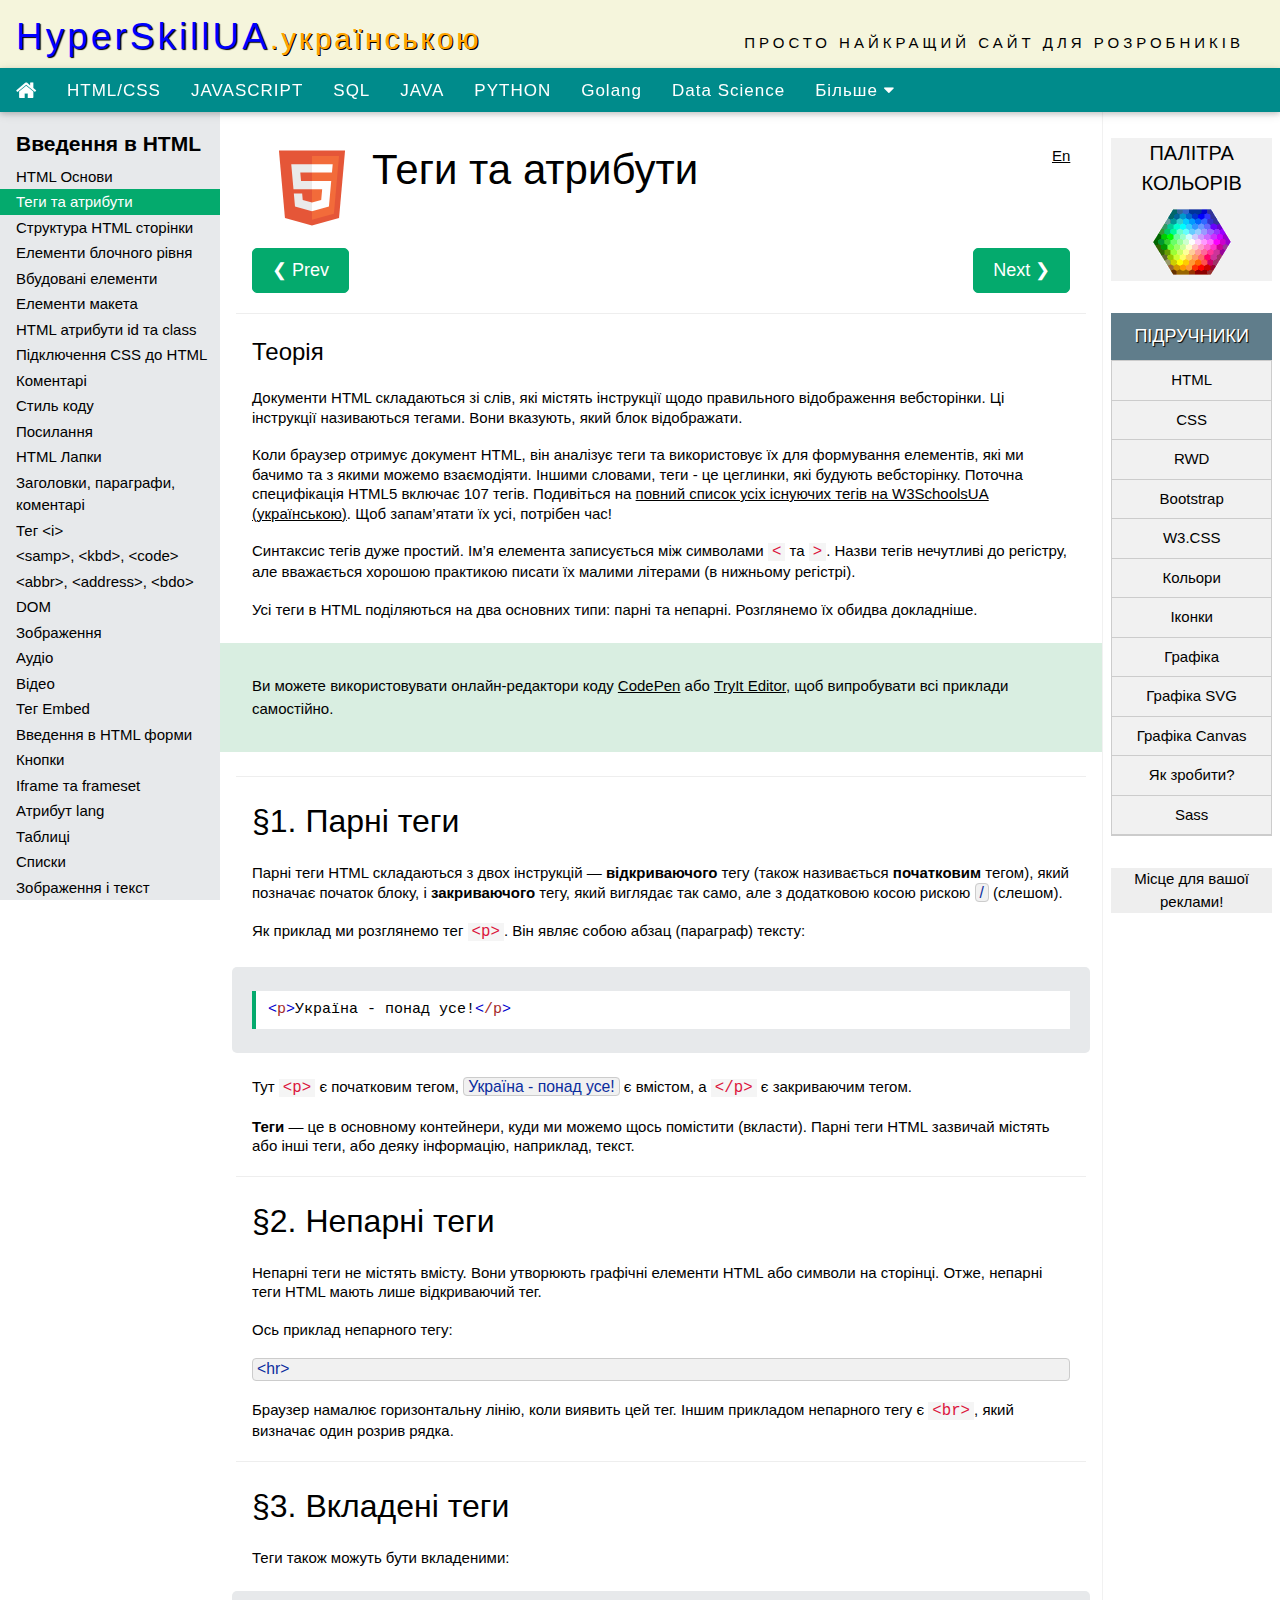
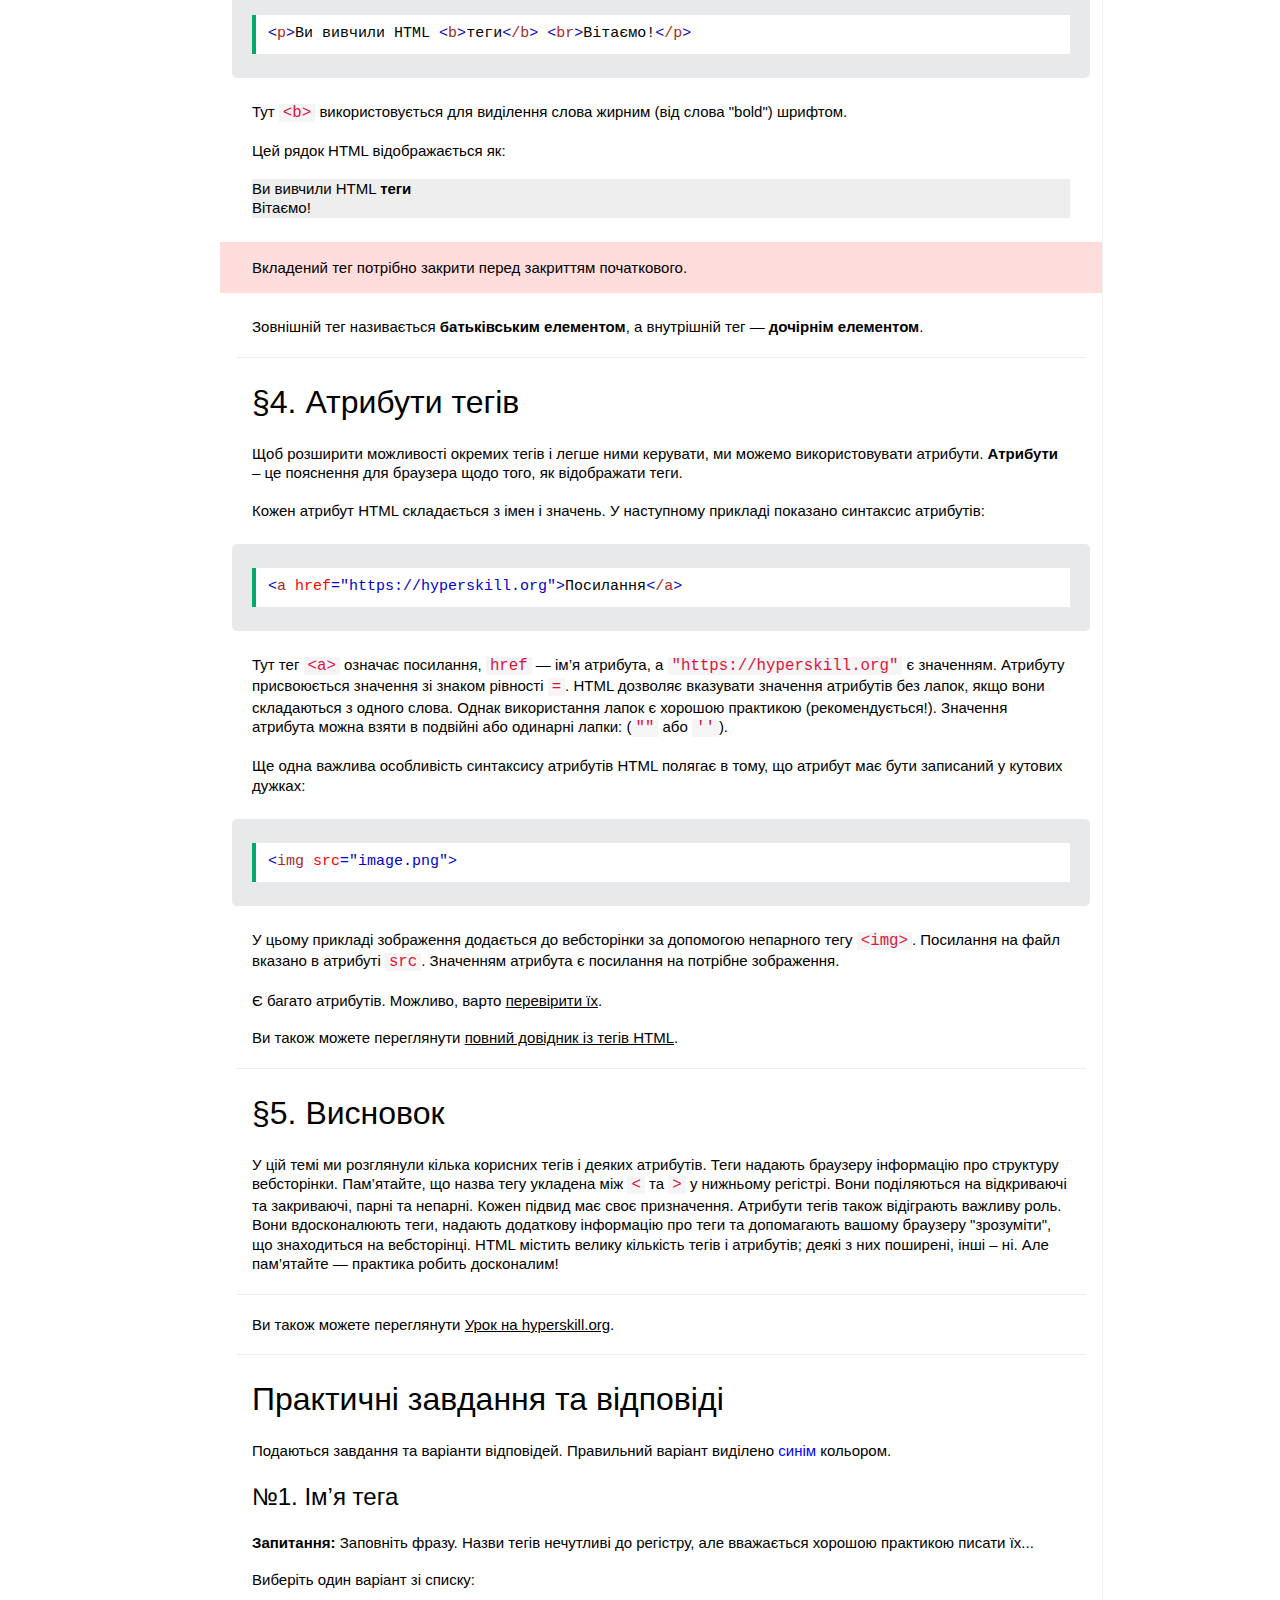
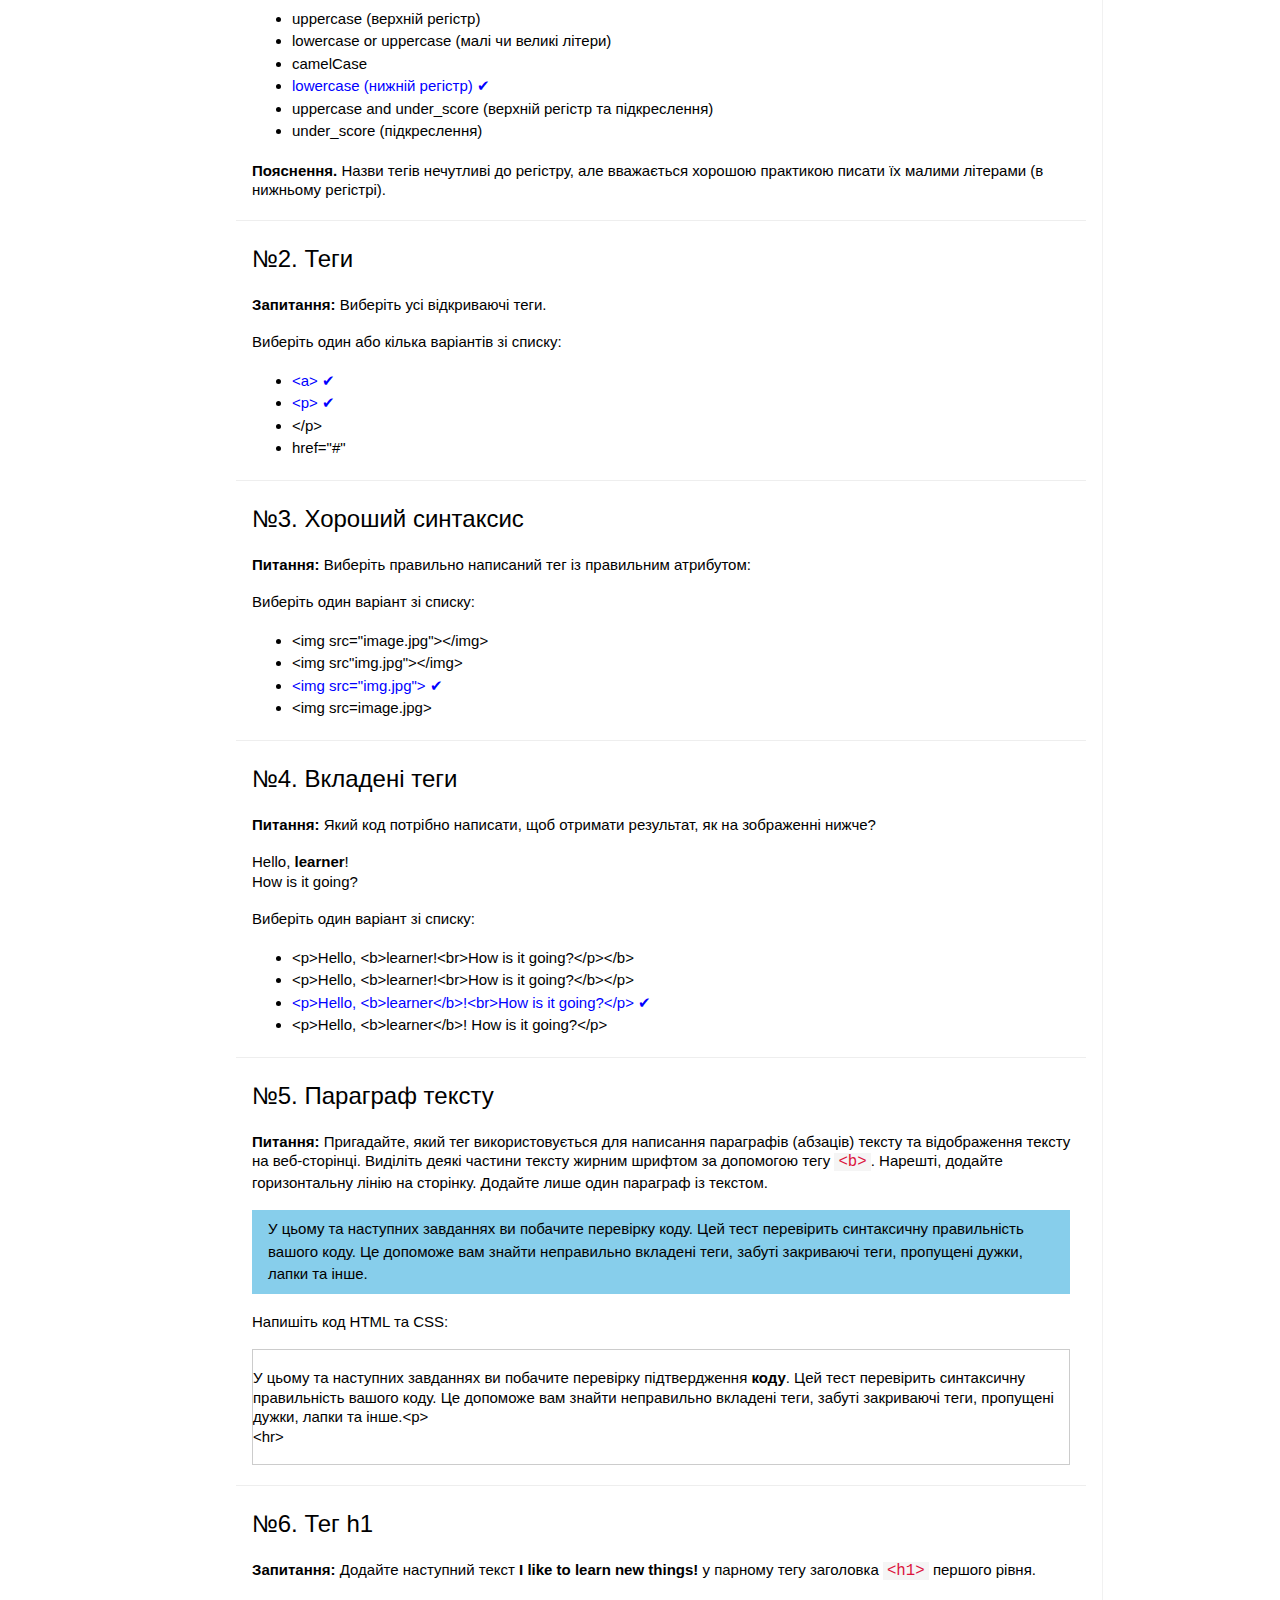
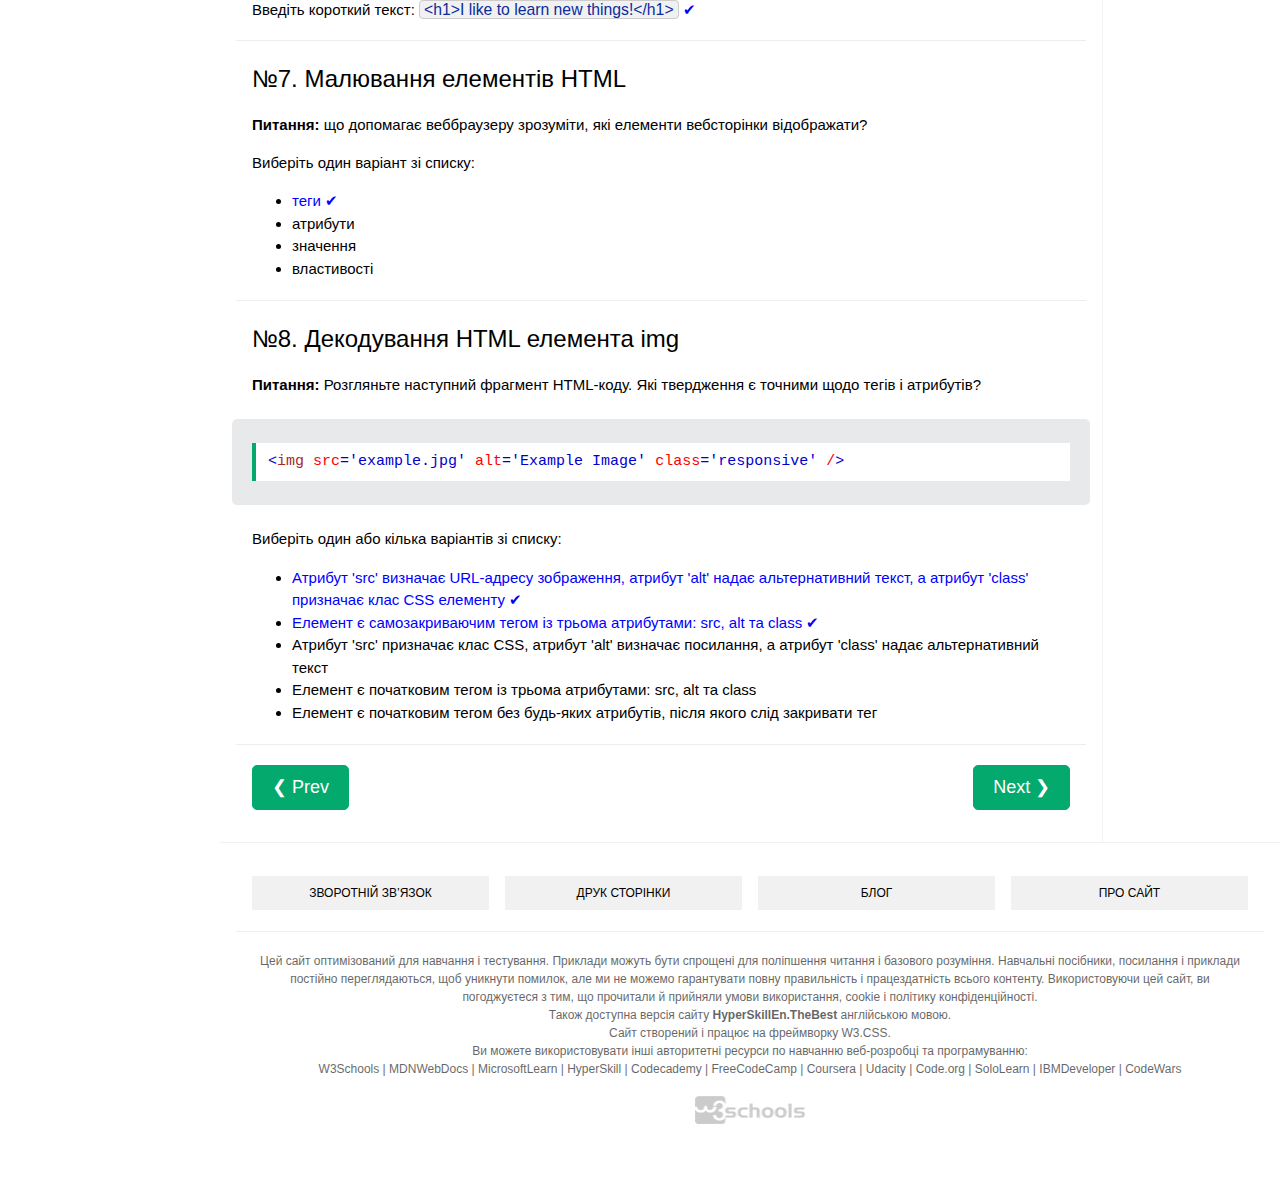
<file: 34/tags-and-attributes.html>
<!DOCTYPE html>
<html lang='uk'>
<meta charset='utf-8'>
<meta name='viewport' content='width=device-width, initial-scale=1'>
<meta http-equiv='X-UA-Compatible' content='ie=edge'>
<link rel='icon' href='../favicon.ico' type='image/x-icon'>
<link rel='stylesheet' href='../styles/w3.css'>
<link rel='stylesheet' href='../styles/external.css'>
<meta property="og:title" content='Уроки Hyperskill з відповідями на тестові завдання'>
<meta property='og:description' content='Hyperskill українською пропонує безкоштовні онлайн-уроки, навчальні та довідкові матеріали, завдання та вправи на більшості мовах програмування та створення веб-сайтів. Охоплює найбільш популярні технології, такі як HTML, CSS, JavaScript, PHP, Python, SQL, Java, Kotlin, Go та багато інших'>
<meta property='og:image' content='../images/w3schools_logo_436_2.png'>
<meta property='og:image:type' content='image/png'>
<meta property='og:image:width' content='436'>
<meta property='og:image:height' content='228'><title>Теги та атрибути. Введення в HTML. Уроки для початківців. Підручники Hyperskill українською</title>
<meta name='description' content='Введення в HTML. Теги та атрибути. Теорія. Парні і непарні теги. Вкладені теги. Атрибути тегів. Висновок. Практичні завдання та відповіді. Безплатні уроки онлайн з відповідями на завдання для новачків, школярів та студентів із Hyperskill українською мовою.'>
<div class='w3-container top'>
    <a class='w3schools-logo notranslate' href='../index.html'>HyperSkillUA<span class='dotcom w3-hide-small'>.українською</span></a>
    <div class='w3-right w3-hide-small w3-wide toptext' style="font-family:'Segoe UI',Arial,sans-serif">ПРОСТО НАЙКРАЩИЙ САЙТ ДЛЯ РОЗРОБНИКІВ</div>
</div>
<div style='display:none;position:absolute;z-index:4;right:52px;height:44px;background-color:#5f5f5f;letter-spacing:normal;' id='googleSearch'>
    <!--W3SchoolsUA-Google-Search-->
    <script async src='https://cse.google.com/cse.js?cx=751c3d18bb8a64f00'></script><div class='gcse-search'></div>
    <!--/W3SchoolsUA-Google-Search-->
</div>
<!--Top menu-->
<div class='w3-card-2 topnav notranslate' id='topnav'>
    <div style='overflow:auto;'>
        <div class='w3-bar w3-left' style='width:100%;overflow:hidden;height:44px'>
            <a class='topnav-icons fa fa-menu w3-hide-large w3-left w3-bar-item w3-button' href='javascript:void(0);' onclick='open_menu()' title='Меню'></a>
            <a class='topnav-icons fa fa-home w3-left w3-bar-item w3-button' href='../index.html' title='main'></a>
            <a class='w3-bar-item w3-button' href='../34/index.html' title='HTML Tutorial'>HTML/CSS</a>
            <a class='w3-bar-item w3-button' href='../32/index.html' title='JavaScript Tutorial'>JAVASCRIPT</a>
            <a class='w3-bar-item w3-button' href='../31/index.html' title='SQL Tutorial'>SQL</a>
            <a class='w3-bar-item w3-button' href='../8/index.html' title='Java Tutorial'>JAVA</a>
            <a class='w3-bar-item w3-button' href='../6/index.html' title='Python Tutorial'>PYTHON</a>
            <a class='w3-bar-item w3-button' href='../25/index.html' title='How To'>Golang</a>
            <a class='w3-bar-item w3-button' href='../28/index.html' title='W3.CSS Tutorial'>Data Science</a>
            <a class='w3-bar-item w3-button' href='../11/index.html' title='jQuery Tutorial'>Django</a>
            <a class='w3-bar-item w3-button w3-right' target='_blank' href='https://drive.google.com/open?id=1fddM8chCC273SbiTEYVNLorbZ2qij7fp' title='Завантажити книги безкоштовно із Google диска'>Книги</a>
            <a class='topnav-icons fa w3-right w3-bar-item w3-button' href='javascript:void(0);' onclick='open_search(this)' title='Пошук'>&#128269;</a>
            <a class='topnav-icons fa w3-right w3-bar-item w3-button' href='javascript:void(0);' onclick='changecodetheme(this)' title='Темна тема'>&#9681;</a>
            <a class='w3-bar-item w3-button' id='topnavbtn_tutorials' href='javascript:void(0);' onclick='w3_open_nav("tutorials")' title='Більше підручників'>Більше <i class='fa fa-caret-down'></i><i class='fa fa-caret-up' style='display:none'></i></a>
        </div>
        <div id='nav_tutorials' class='w3-bar-block w3-card-2' style='display:none;'>
            <span onclick='w3_close_nav("tutorials")' class='w3-button w3-xlarge w3-right' style='position:absolute;right:0;font-weight:bold;'>&times;</span>
            <div class='w3-row-padding' style='padding:24px 48px'>
                <div class='w3-col l3 m6'>
                    <h3>Підручники:</h3>
                    <a class='w3-bar-item w3-button' href='../8/index.html'>Введення в Java</a>
                    <a class='w3-bar-item w3-button' href='../2/index.html'>Python Ядро</a>
                    <a class='w3-bar-item w3-button' href='../18/index.html'>Kotlin Ядро</a>
                    <a class='w3-bar-item w3-button' href='../6/index.html'>Введення в Python</a>
                    <a class='w3-bar-item w3-button' href='../5/index.html'>Frontend Ядро</a>
                    <a class='w3-bar-item w3-button' href='../3/index.html'>Kotlin Розробник</a>
                    <a class='w3-bar-item w3-button' href='../12/index.html'>Java Backend Розробник</a>
                    <a class='w3-bar-item w3-button' href='../17/index.html'>Java Розробник</a>
                    <a class='w3-bar-item w3-button' href='../32/index.html'>Введення в JavaScript</a>
                    <a class='w3-bar-item w3-button' href='../25/index.html'>Введення в Go</a>
                    <a class='w3-bar-item w3-button' href='../15/index.html'>Java Ядро</a>
                    <a class='w3-bar-item w3-button' href='../28/index.html'>Введення в Data Science</a>
                    <a class='w3-bar-item w3-button' href='../31/index.html'>Введення в SQL</a>
                    <div class='w3-hide-large w3-hide-small'>
                        <a class='w3-bar-item w3-button' href='../9/index.html'>Java Desktop Application Розробник</a>
                        <a class='w3-bar-item w3-button' href='../26/index.html'>Введення в Командний рядок і оболонку Unix</a>
                        <a class='w3-bar-item w3-button' href='../30/index.html'>SQL із Python</a>
                        <a class='w3-bar-item w3-button' href='../38/index.html'>Spring Security для розробників Java Backend</a>
                        <a class='w3-bar-item w3-button' href='../16/index.html'>Розробка Android з Kotlin</a>
                        <a class='w3-bar-item w3-button' href='../11/index.html'>Введення в Django</a>
                        <a class='w3-bar-item w3-button' href='../42/index.html'>Алгоритми машинного навчання з нуля</a>
                        <a class='w3-bar-item w3-button' href='../34/index.html'>Введення в HTML та CSS</a>
                        <a class='w3-bar-item w3-button' href='../29/index.html'>Flask Розробник</a>
                        <a class='w3-bar-item w3-button' href='../10/index.html'>Введення в обробку природної мови</a>
                        <a class='w3-bar-item w3-button' href='../41/index.html'>Введення в Комп&#8217;ютерні алгоритми та Структури даних</a>
                        <a class='w3-bar-item w3-button' href='../27/index.html'>Введення в Лінійну алгебру</a>
                        <a class='w3-bar-item w3-button' href='../48/index.html'>Введення в Git</a>
                    </div>
                </div>
                <div class='w3-col l3 m6'>
                    <a class='w3-bar-item w3-button' href='../9/index.html'>Java Desktop Application Розробник</a>
                    <a class='w3-bar-item w3-button' href='../26/index.html'>Введення в Командний рядок і оболонку Unix</a>
                    <a class='w3-bar-item w3-button' href='../30/index.html'>SQL із Python</a>
                    <a class='w3-bar-item w3-button' href='../38/index.html'>Spring Security для розробників Java Backend</a>
                    <a class='w3-bar-item w3-button' href='../16/index.html'>Розробка Android з Kotlin</a>
                    <a class='w3-bar-item w3-button' href='../11/index.html'>Введення в Django</a>
                    <a class='w3-bar-item w3-button' href='../42/index.html'>Алгоритми машинного навчання з нуля</a>
                    <a class='w3-bar-item w3-button' href='../34/index.html'>Введення в HTML та CSS</a>
                    <a class='w3-bar-item w3-button' href='../29/index.html'>Flask Розробник</a>
                    <a class='w3-bar-item w3-button' href='../10/index.html'>Введення в обробку природної мови</a>
                    <a class='w3-bar-item w3-button' href='../41/index.html'>Введення в Комп&#8217;ютерні алгоритми та Структури даних</a>
                    <a class='w3-bar-item w3-button' href='../27/index.html'>Введення в Лінійну алгебру</a>
                    <a class='w3-bar-item w3-button' href='../48/index.html'>Введення в Git</a>
                    <div class='w3-hide-small'><br class='w3-hide-medium w3_hide-small'><br class='w3-hide-medium w3_hide-small'></div>
                </div>
                <div class='w3-col l3 m6'>
                    <a class='w3-bar-item w3-button' href='../33/index.html'>Математика для Машинного навчання</a>
                    <a class='w3-bar-item w3-button' href='../35/index.html'>Розширена Java</a>
                    <a class='w3-bar-item w3-button' href='../40/index.html'>SQL для Backend розробників</a>
                    <a class='w3-bar-item w3-button' href='../44/index.html'>Pandas для Аналізу даних</a>
                    <a class='w3-bar-item w3-button' href='../37/index.html'>Kotlin Backend Розробник зі Spring Boot</a>
                    <a class='w3-bar-item w3-button' href='../50/index.html'>Основні навички для Backend розробників</a>
                    <a class='w3-bar-item w3-button' href='../23/index.html'>Введення в Scala</a>
                    <a class='w3-bar-item w3-button' href='../69/index.html'>Введення в Kotlin</a>
                    <a class='w3-bar-item w3-button' href='../70/index.html'>Введення в Spring Boot із Java</a>
                    <a class='w3-bar-item w3-button' href='../57/index.html'>Введення в Математику</a>
                    <a class='w3-bar-item w3-button' href='../49/index.html'>Введення в Біоінформатику</a>
                    <a class='w3-bar-item w3-button' href='../58/index.html'>Python ООП</a>
                    <a class='w3-bar-item w3-button' href='../55/index.html'>Введення в Node.js</a>
                    <a class='w3-bar-item w3-button' href='../54/index.html'>Практика алгоритмів із Python</a>
                </div>
                <div class='w3-col l3 m6 w3-hide-medium'>
                    <a class='w3-bar-item w3-button' href='../59/index.html'>Python для науки</a>
                    <a class='w3-bar-item w3-button' href='../47/index.html'>Алгоритмічне мислення для розробників</a>
                    <a class='w3-bar-item w3-button' href='../45/index.html'>Введення в Ktor</a>
                    <a class='w3-bar-item w3-button' href='../65/index.html'>JavaScript Ядро</a>
                    <a class='w3-bar-item w3-button' href='../60/index.html'>Введення в MongoDB</a>
                    <a class='w3-bar-item w3-button' href='../62/index.html'>Аналіз даних в Біоінформатиці</a>
                    <a class='w3-bar-item w3-button' href='../79/index.html'>Чатботи та системи діалогу</a>
                    <a class='w3-bar-item w3-button' href='../61/index.html'>SQL для Аналізу даних</a>
                    <a class='w3-bar-item w3-button' href='../85/index.html'>Введення в Calculus</a>
                    <a class='w3-bar-item w3-button' href='../71/index.html'>Біоінформатика Ядро</a>
                </div>
            </div>
            <br>
        </div>
        <div id='nav_references' class='w3-bar-block w3-card-2'>
            <div class='w3-row-padding' style='padding:24px 48px'>
                <div class='w3-col l3 m6'></div>
                <div class='w3-col l3 m6'></div>
                <div class='w3-col l3 m6'></div>
                <div class='w3-col l3 m6 w3-hide-medium w3-hide-small'></div>
            </div>
            <br>
        </div>
        <div id='nav_exercises' class='w3-bar-block w3-card-2'>
            <div class='w3-row-padding' style='padding:24px 48px'>
                <div class='w3-col l4 m6'></div>
                <div class='w3-col l4 m6'></div>
                <div class='w3-col l4 m12'></div>
            </div>
            <br>
        </div>
    </div>
</div>
<!--/Top menu--><!--Left menu sidebar-->
<div class='w3-sidebar w3-collapse' id='sidenav'>
    <div id='leftmenuinner'>
        <div id='leftmenuinnerinner'>
            <nav>
                <h2 class='left'><span class='left_h2'><b>Введення в HTML</b></h2>
                <a target='_top' href='index.html'>HTML Основи</a>
                <a target='_top' href='tags-and-attributes.html'>Теги та атрибути</a>
                <a target='_top' href='html-page-structure.html'>Структура HTML сторінки</a>
                <a target='_top' href='block-level-elements.html'>Елементи блочного рівня</a>
                <a target='_top' href='inline-elements.html'>Вбудовані елементи</a>
                <a target='_top' href='layout-elements.html'>Елементи макета</a>
                <a target='_top' href='html-attributes-id-and-class.html'>HTML атрибути id та class</a>
                <a target='_top' href='connecting-css-to-html.html'>Підключення CSS до HTML</a>
                <a target='_top' href='comments.html'>Коментарі</a>
                <a target='_top' href='code-style.html'>Стиль коду</a>
                <a target='_top' href='links.html'>Посилання</a>
                <a target='_top' href='html-quotations.html'>HTML Лапки</a>
                <a target='_top' href='headings-paragraphs-comments.html'>Заголовки, параграфи, коментарі</a>
                <a target='_top' href='i-tag.html'>Тег &lt;i&gt;</a>
                <a target='_top' href='samp-kbd-code-tags.html'>&lt;samp&gt;, &lt;kbd&gt;, &lt;code&gt;</a>
                <a target='_top' href='abbr-address-bdo-tags.html'>&lt;abbr&gt;, &lt;address&gt;, &lt;bdo&gt;</a>
                <a target='_top' href='dom.html'>DOM</a>
                <a target='_top' href='images.html'>Зображення</a>
                <a target='_top' href='audio.html'>Аудіо</a>
                <a target='_top' href='video.html'>Відео</a>
                <a target='_top' href='tag-embed.html'>Тег Embed</a>
                <a target='_top' href='intro-to-html-forms.html'>Введення в HTML форми</a>
                <a target='_top' href='buttons.html'>Кнопки</a>
                <a target='_top' href='iframe-and-frameset.html'>Iframe та frameset</a>
                <a target='_top' href='the-lang-attribute.html'>Атрибут lang</a>
                <a target='_top' href='intro-to-tables.html'>Таблиці</a>
                <div class='tut_overview'>
                    <a target='_top' href='intro-to-tables.html'>Введення в таблиці</a>
                    <a target='_top' href='rows-cells-captions.html'>Рядки, клітинки, підписи</a>
                    <a target='_top' href='merging-cells.html'>Таблиці: об&#8217;єднання клітинок</a>
                    <a target='_top' href='sizing-tables.html'>Розміри таблиці</a>
                    <a target='_top' href='table-alignment.html'>Вирівнювання таблиці</a>
                    <a target='_top' href='table-sizing-and-alignment.html'>Розмір таблиці та вирівнювання</a>
                    <a target='_top' href='visibility.html'>Видимість</a>
                    <a target='_top' href='responsive-tables.html'>Адаптивні таблиці</a>
                </div>
                <a target='_top' href='intro-to-lists.html'>Списки</a>
                <div class='tut_overview'>
                    <a target='_top' href='intro-to-lists.html'>Введення в списки</a>
                    <a target='_top' href='ordered-list-and-types.html'>Впорядкований список і типи</a>
                    <a target='_top' href='unordered-list-and-types.html'>Невпорядкований список і типи</a>
                    <a target='_top' href='pseudo-classes.html'>Псевдокласи</a>
                    <a target='_top' href='list-style.html'>Стиль списку</a>
                </div>
                <a target='_top' href='images-and-text.html'>Зображення і текст</a>
                <a target='_top' href='html-progress-and-meter.html'>Прогрес і лічильник HTML</a>
                <a target='_top' href='connecting-javascript-to-html.html'>Підключення JavaScript до HTML</a>
                <a target='_top' href='the-dialog-tag.html'>Тег Dialog</a>
                <a target='_top' href='layout-grids.html'>Сітки макета</a>
                <a target='_top' href='the-html-seo-optimization.html'>HTML SEO оптимізація</a>
                <br>
                <h2 class='left'><span class='left_h2'><b>Введення в CSS</b></span></h2>
                <a target='_top' href='what-is-css.html'>Що таке CSS</a>
                <a target='_top' href='basic-syntax.html'>Базовий синтаксис</a>
                <a target='_top' href='css-selectors.html'>CSS Селектори</a>
                <a target='_top' href='relative-units.html'>Відносні одиниці</a>
                <a target='_top' href='absolute-units.html'>Абсолютні одиниці</a>
                <a target='_top' href='position.html'>Позиція</a>
                <a target='_top' href='float.html'>Float</a>
                <a target='_top' href='clear.html'>Clear</a>
                <a target='_top' href='positioning-properties.html'>Властивості позиціонування</a>
                <a target='_top' href='z-index.html'>z-index</a>
                <a target='_top' href='margin-and-padding.html'>Margin та Padding</a>
                <a target='_top' href='width-and-height.html'>Width та Height</a>
                <a target='_top' href='border.html'>Border</a>
                <a target='_top' href='overflow.html'>Overflow</a>
                <a target='_top' href='colors-in-CSS.html'>Кольори в CSS</a>
                <a target='_top' href='background.html'>Background</a>
                <a target='_top' href='using-fonts.html'>Використання шрифтів</a>
                <a target='_top' href='line-height.html'>Висота рядка</a>
                <a target='_top' href='text-alignment.html'>Вирівнювання тексту</a>
                <a target='_top' href='google-fonts.html'>Google шрифти</a>
                <a target='_top' href='introduction-to-flexbox.html'>Введення в Flexbox</a>
                <a target='_top' href='orientation-and-display-order.html'>Орієнтація та порядок відображення</a>
                <a target='_top' href='flexibility-growth-and-contraction-ratio.html'>Гнучкість, співвідношення зростання і скорочення</a>
                <a target='_top' href='axis-alignment.html'>Вирівнювання осей</a>
                <a target='_top' href='comments.html'>Коментарі</a>
                <a target='_top' href='code-style.html'>Стиль коду</a>
                <a target='_top' href='media-queries.html'>Медіазапити</a>
                <a target='_top' href='visibility.html'>Видимість</a>
                <a target='_top' href='transform.html'>Трансформації</a>
                <a target='_top' href='backface-visibility.html'>Backface-visibility</a>
                <a target='_top' href='transitions.html'>Переходи</a>
                <a target='_top' href='introduction-to-animation.html'>Введення в анімацію</a>
                <a target='_top' href='pseudo-classes.html'>Псевдокласи</a>
                <a target='_top' href='attribute-selectors-and-universal-selector.html'>Селектори атрибутів і універсальний селектор</a>
                <a target='_top' href='combinators.html'>Комбінатори</a>
                <a target='_top' href='pseudo-elements.html'>Псевдоелементи</a>
                <a target='_top' href='contextual-selectors.html'>Контекстні селектори</a>
                <a target='_top' href='specificity.html'>Специфіка</a>
                <br><br>
            </nav>
        </div>
    </div>
</div>
<!--/Left menu sidebar--><!--CONTENT-->
<div class='w3-main w3-light-grey' id='belowtopnav' style='margin-left:220px;'>
    <div class='w3-row w3-white'>
        <div class='w3-col l10 m12' id='main'>
          <div class="adver_adup">
    <script async src="https://pagead2.googlesyndication.com/pagead/js/adsbygoogle.js?client=ca-pub-6358227327561384" crossorigin="anonymous"></script>
    <!-- adup_gorizontal -->
    <ins class="adsbygoogle" style="display:block" data-ad-client="ca-pub-6358227327561384" data-ad-slot="5050829044" data-ad-format="auto" data-full-width-responsive="true"></ins>
    <script>(adsbygoogle = window.adsbygoogle || []).push({});</script>
</div>            <a href='index.html'><img src='../svg/HTML5_icon.svg' alt='HTML5. Уроки для початківців. Hyperskill українською' class='w3-left' title='Уроки HTML5 для початківців. Hyperskill українською' style='width:120px;padding: 10px'></a><p class='w3-right'>
    <a href='tags-and-attributes_en.html' title='Перейти на англійську мову'>En</a>
</p>
<article>
    <h1>Теги та атрибути</h1>
    <div class='w3-clear nextprev'>
        <a class='w3-left w3-btn' href='index.html'>&#10094; Prev</a>
        <a class='w3-right w3-btn' href='html-page-structure.html'>Next &#10095;</a>
    </div>
    <hr>
    <h3>Теорія</h3>
    <p>Документи HTML складаються зі слів, які містять інструкції щодо правильного відображення вебсторінки. Ці інструкції називаються тегами. Вони вказують, який блок відображати.</p>
    <p>Коли браузер отримує документ HTML, він аналізує теги та використовує їх для формування елементів, які ми бачимо та з якими можемо взаємодіяти. Іншими словами, теги - це цеглинки, які будують вебсторінку. Поточна специфікація HTML5 включає 107 тегів. Подивіться на
        <a href="https://w3schoolsua.github.io/tags/index.html" target="_blank">повний список усіх існуючих тегів на W3SchoolsUA (українською)</a>. Щоб запам&#8217;ятати їх усі, потрібен час!</p>
    <p>Синтаксис тегів дуже простий. Ім&#8217;я елемента записується між символами <code class="w3-codespan">&lt;</code> та <code class="w3-codespan">&gt;</code>. Назви тегів нечутливі до регістру, але вважається хорошою практикою писати їх малими літерами (в нижньому регістрі).</p>
    <p>Усі теги в HTML поділяються на два основних типи: парні та непарні. Розглянемо їх обидва докладніше.</p>
    <div class="w3-info">Ви можете використовувати онлайн-редактори коду <a href="https://codepen.io/pen/" target="_blank" rel="nofollow">CodePen</a> або <a href="https://w3schoolsua.github.io/tryiteditor/index.html" target="_blank">TryIt Editor</a>, щоб випробувати всі приклади самостійно.</div>
    <hr>
    <h2>§1. Парні теги</h2>
    <p>Парні теги HTML складаються з двох інструкцій — <b>відкриваючого</b> тегу (також називається <b>початковим</b> тегом), який позначає початок блоку, і <b>закриваючого</b> тегу, який виглядає так само, але з додатковою косою рискою <span class="h-codespan">/</span> (слешом).</p>
    <p>Як приклад ми розглянемо тег <code class="w3-codespan">&lt;p&gt;</code>. Він являє собою абзац (параграф) тексту:</p>
    <div class='w3-example'>
        <div class='w3-code notranslate htmlHigh'>
            &lt;p&gt;Україна - понад усе!&lt;/p&gt;
        </div>
    </div>
    <p>Тут <code class="w3-codespan">&lt;p&gt;</code> є початковим тегом, <span class="h-codespan">Україна - понад усе!</span> є вмістом, а <code class="w3-codespan">&lt;/p&gt;</code> є закриваючим тегом.</p>
    <p><strong>Теги</strong> — це в основному контейнери, куди ми можемо щось помістити (вкласти). Парні теги HTML зазвичай містять або інші теги, або деяку інформацію, наприклад, текст.</p>
    <hr>
    <h2>§2. Непарні теги</h2>
    <p>Непарні теги не містять вмісту. Вони утворюють графічні елементи HTML або символи на сторінці. Отже, непарні теги HTML мають лише відкриваючий тег.</p>
    <p>Ось приклад непарного тегу:</p>
    <p class="h-codespan">&lt;hr&gt;</p>
    <p>Браузер намалює горизонтальну лінію, коли виявить цей тег. Іншим прикладом непарного тегу є <code class="w3-codespan">&lt;br&gt;</code>, який визначає один розрив рядка.</p>
    <hr>
    <div class="adver_adinfeed">
    <script async src="https://pagead2.googlesyndication.com/pagead/js/adsbygoogle.js?client=ca-pub-6358227327561384" crossorigin="anonymous"></script>
    <ins class="adsbygoogle" style="display:block" data-ad-format="fluid" data-ad-layout-key="-5o+cq-k-pl+1ar" data-ad-client="ca-pub-6358227327561384" data-ad-slot="2302652563"></ins>
    <script>(adsbygoogle = window.adsbygoogle || []).push({});</script>
</div>    <h2>§3. Вкладені теги</h2>
    <p>Теги також можуть бути вкладеними:</p>
    <div class='w3-example'>
        <div class='w3-code notranslate htmlHigh'>
            &lt;p&gt;Ви вивчили HTML &lt;b&gt;теги&lt;/b&gt; &lt;br&gt;Вітаємо!&lt;/p&gt;
        </div>
    </div>
    <p>Тут <code class="w3-codespan">&lt;b&gt;</code> використовується для виділення слова жирним (від слова &quot;bold&quot;) шрифтом.</p>
    <p>Цей рядок HTML відображається як:</p>
    <p style="background-color: #eee">Ви вивчили HTML <b>теги</b><br>Вітаємо!</p>
    <p class="w3-warning">Вкладений тег потрібно закрити перед закриттям початкового.</p>
    <p>Зовнішній тег називається <b>батьківським елементом</b>, а внутрішній тег — <b>дочірнім елементом</b>.</p>
    <hr>
    <h2>§4. Атрибути тегів</h2>
    <p>Щоб розширити можливості окремих тегів і легше ними керувати, ми можемо використовувати атрибути. <strong>Атрибути</strong> – це пояснення для браузера щодо того, як відображати теги.</p>
    <p>Кожен атрибут HTML складається з імен і значень. У наступному прикладі показано синтаксис атрибутів:</p>
    <div class='w3-example'>
        <div class='w3-code notranslate htmlHigh'>
            &lt;a href="https://hyperskill.org"&gt;Посилання&lt;/a&gt;
        </div>
    </div>
    <p>Тут тег <code class="w3-codespan">&lt;a&gt;</code> означає посилання, <code class="w3-codespan">href</code> — ім&#8217;я атрибута, а <code class="w3-codespan">"https://hyperskill.org"</code> є значенням. Атрибуту присвоюється значення зі знаком рівності <code class="w3-codespan">=</code>. HTML дозволяє вказувати значення атрибутів без лапок, якщо вони складаються з одного слова. Однак використання лапок є хорошою практикою (рекомендується!). Значення атрибута можна взяти в подвійні або одинарні лапки: (<code class="w3-codespan">""</code> або <code class="w3-codespan">''</code>).</p>
    <p>Ще одна важлива особливість синтаксису атрибутів HTML полягає в тому, що атрибут має бути записаний у кутових дужках:</p>
    <div class='w3-example'>
        <div class='w3-code notranslate htmlHigh'>
            &lt;img src="image.png"&gt;
        </div>
    </div>
    <p>У цьому прикладі зображення додається до вебсторінки за допомогою непарного тегу <code class="w3-codespan">&lt;img&gt;</code>. Посилання на файл вказано в атрибуті <code class="w3-codespan">src</code>. Значенням атрибута є посилання на потрібне зображення.</p>
    <p>Є багато атрибутів. Можливо, варто <a href="https://w3schoolsua.github.io/tags/ref_attributes.html" target="_blank">перевірити їх</a>.</p>
    <p>Ви також можете переглянути <a href="https://w3schoolsua.github.io/tags/index.html" target="_blank">повний довідник із тегів HTML</a>.</p>
    <hr>
    <h2>§5. Висновок</h2>
    <p>У цій темі ми розглянули кілька корисних тегів і деяких атрибутів. Теги надають браузеру інформацію про структуру вебсторінки. Пам&#8217;ятайте, що назва тегу укладена між <code class="w3-codespan">&lt;</code> та <code class="w3-codespan">&gt;</code> у нижньому регістрі. Вони поділяються на відкриваючі та закриваючі, парні та непарні. Кожен підвид має своє призначення. Атрибути тегів також відіграють важливу роль. Вони вдосконалюють теги, надають додаткову інформацію про теги та допомагають вашому браузеру &quot;зрозуміти&quot;, що знаходиться на вебсторінці. HTML містить велику кількість тегів і атрибутів; деякі з них поширені, інші – ні. Але пам&#8217;ятайте — практика робить досконалим!</p>
    <hr>
    <p>Ви також можете переглянути <a href="https://hyperskill.org/learn/step/7536" target="_blank" rel="nofollow">Урок на hyperskill.org</a>.</p>
    <hr>
    <h2>Практичні завдання та відповіді</h2>
    <p>Подаються завдання та варіанти відповідей. Правильний варіант виділено <span style="color:blue">синім</span> кольором.</p>
    <h3>№1. Ім&#8217;я тега</h3>
    <p><b>Запитання:</b> Заповніть фразу. Назви тегів нечутливі до регістру, але вважається хорошою практикою писати їх...</p>
    <p>Виберіть один варіант зі списку:</p>
    <ul>
        <li>uppercase (верхній регістр)</li>
        <li>lowercase or uppercase (малі чи великі літери)</li>
        <li>camelCase</li>
        <li><span style="color:blue">lowercase (нижній регістр) &#x2714;</span></li>
        <li>uppercase and under_score (верхній регістр та підкреслення)</li>
        <li>under_score (підкреслення)</li>
    </ul>
    <p><b>Пояснення.</b> Назви тегів нечутливі до регістру, але вважається хорошою практикою писати їх малими літерами (в нижньому регістрі).</p>
    <hr>
    <h3>№2. Теги</h3>
    <p><b>Запитання:</b> Виберіть усі відкриваючі теги.</p>
    <p>Виберіть один або кілька варіантів зі списку:</p>
    <ul>
        <li><span style="color:blue">&lt;a&gt; &#x2714;</span></li>
        <li><span style="color:blue">&lt;p&gt; &#x2714;</span></li>
        <li>&lt;/p&gt;</li>
        <li>href="#"</li>
    </ul>
    <hr>
    <h3>№3. Хороший синтаксис</h3>
    <p><b>Питання:</b> Виберіть правильно написаний тег із правильним атрибутом:</p>
    <p>Виберіть один варіант зі списку:</p>
    <ul>
        <li>&lt;img src="image.jpg"&gt;&lt;/img&gt;</li>
        <li>&lt;img src"img.jpg"&gt;&lt;/img&gt;</li>
        <li><span style="color:blue">&lt;img src="img.jpg"&gt; &#x2714;</span></li>
        <li>&lt;img src=image.jpg&gt;</li>
    </ul>
    <hr>
    <h3>№4. Вкладені теги</h3>
    <p><b>Питання:</b> Який код потрібно написати, щоб отримати результат, як на зображенні нижче?</p>
    <p>Hello, <b>learner</b>!<br>How is it going?</p>
    <p>Виберіть один варіант зі списку:</p>
    <ul>
        <li>&lt;p&gt;Hello, &lt;b&gt;learner!&lt;br&gt;How is it going?&lt;/p&gt;&lt;/b&gt;</li>
        <li>&lt;p&gt;Hello, &lt;b&gt;learner!&lt;br&gt;How is it going?&lt;/b&gt;&lt;/p&gt;</li>
        <li><span style="color:blue">&lt;p&gt;Hello, &lt;b&gt;learner&lt;/b&gt;!&lt;br&gt;How is it going?&lt;/p&gt; &#x2714;</span></li>
        <li>&lt;p&gt;Hello, &lt;b&gt;learner&lt;/b&gt;! How is it going?&lt;/p&gt;</li>
    </ul>
    <hr>
    <h3>№5. Параграф тексту</h3>
    <p><b>Питання:</b> Пригадайте, який тег використовується для написання параграфів (абзаців) тексту та відображення тексту на веб-сторінці. Виділіть деякі частини тексту жирним шрифтом за допомогою тегу <code class="w3-codespan">&lt;b&gt;</code>. Нарешті, додайте горизонтальну лінію на сторінку. Додайте лише один параграф із текстом.</p>
    <div class="w3-light-blue w3-padding">У цьому та наступних завданнях ви побачите перевірку коду. Цей тест перевірить синтаксичну правильність вашого коду. Це допоможе вам знайти неправильно вкладені теги, забуті закриваючі теги, пропущені дужки, лапки та інше.</div>
    <p>Напишіть код HTML та CSS:</p>
    <div class="w3-border"><p>У цьому та наступних завданнях ви побачите перевірку підтвердження <b>коду</b>. Цей тест перевірить синтаксичну правильність вашого коду. Це допоможе вам знайти неправильно вкладені теги, забуті закриваючі теги, пропущені дужки, лапки та інше.&lt;p&gt;<br>&lt;hr&gt;</div>
    <hr>
    <h3>№6. Тег h1</h3>
    <p><b>Запитання:</b> Додайте наступний текст <b>I like to learn new things!</b> у парному тегу заголовка <code class="w3-codespan">&lt;h1&gt;</code> першого рівня.</p>
    <p>Введіть короткий текст: <span style="color:blue"><span class="h-codespan">&lt;h1&gt;I like to learn new things!&lt;/h1&gt;</span> &#x2714;</span></p>
    <hr>
    <h3>№7. Малювання елементів HTML</h3>
    <p><b>Питання:</b> що допомагає веббраузеру зрозуміти, які елементи вебсторінки відображати?</p>
    <p>Виберіть один варіант зі списку:</p>
    <ul>
        <li><span style="color:blue">теги &#x2714;</span></li>
        <li>атрибути</li>
        <li>значення</li>
        <li>властивості</li>
    </ul>
    <hr>
    <h3>№8. Декодування HTML елемента img</h3>
    <p><b>Питання:</b> Розгляньте наступний фрагмент HTML-коду. Які твердження є точними щодо тегів і атрибутів?</p>
    <div class='w3-example'>
        <div class='w3-code notranslate htmlHigh'>
            &lt;img src='example.jpg' alt='Example Image' class='responsive' /&gt;
        </div>
    </div>
    <p>Виберіть один або кілька варіантів зі списку:</p>
    <ul>
        <li><span style="color:blue">Атрибут 'src' визначає URL-адресу зображення, атрибут 'alt' надає альтернативний текст, а атрибут 'class' призначає клас CSS елементу &#x2714;</span></li>
        <li><span style="color:blue">Елемент є самозакриваючим тегом із трьома атрибутами: src, alt та class &#x2714;</span></li>
        <li>Атрибут 'src' призначає клас CSS, атрибут 'alt' визначає посилання, а атрибут 'class' надає альтернативний текст</li>
        <li>Елемент є початковим тегом із трьома атрибутами: src, alt та class</li>
        <li>Елемент є початковим тегом без будь-яких атрибутів, після якого слід закривати тег</li>
    </ul>
    <hr>
    <div class='w3-clear nextprev'>
        <a class='w3-left w3-btn' href='index.html'>&#10094; Prev</a>
        <a class='w3-right w3-btn' href='html-page-structure.html'>Next &#10095;</a>
    </div>
</article>
<div class="adver_addown">
    <script async src="https://pagead2.googlesyndication.com/pagead/js/adsbygoogle.js?client=ca-pub-6358227327561384" crossorigin="anonymous"></script>
    <!-- addown_gorizontal -->
    <ins class="adsbygoogle" style="display:block" data-ad-client="ca-pub-6358227327561384" data-ad-slot="7281891662" data-ad-format="auto" data-full-width-responsive="true"></ins>
    <script>(adsbygoogle = window.adsbygoogle || []).push({});</script>
</div>
</div>
<!--Right sidebar-->
<div class='w3-col l2 m12' id='right'>
    <div class='sidesection w3-light-gray' style='padding-bottom: 5px'>
        <h4><a href='https://w3schoolsua.github.io/colors/colors_picker.html'>ПАЛІТРА КОЛЬОРІВ</a></h4>
        <a href='https://w3schoolsua.github.io/colors/colors_picker.html'><img src='../images/colorpicker.gif' alt='Палітра кольорів'></a>
    </div>
    <div class='sidesection' style='margin-left:auto;margin-right:auto;max-width:100%'>
        <div class='w3-container w3-blue-grey'>
            <h5 class="shadow-black-1" title="Всі онлайн-підручники на сайті">ПІДРУЧНИКИ</h5>
        </div>
        <div class='w3-border'>
            <a href='https://w3schoolsua.github.io/html/index.html' class='btn-rightbar'>HTML</a>
            <a href='https://w3schoolsua.github.io/css/index.html' class='btn-rightbar'>CSS</a>
            <a href='https://w3schoolsua.github.io/css/css_rwd_intro.html' class='btn-rightbar'>RWD</a>
            <a href='https://w3schoolsua.github.io/bootstrap/bootstrap_ver.html' class='btn-rightbar'>Bootstrap</a>
            <a href='https://w3schoolsua.github.io/w3css/index.html' class='btn-rightbar'>W3.CSS</a>
            <a href='https://w3schoolsua.github.io/colors/index.html' class='btn-rightbar'>Кольори</a>
            <a href='https://w3schoolsua.github.io/icons/index.html' class='btn-rightbar'>Іконки</a>
            <a href='https://w3schoolsua.github.io/graphics/index.html' class='btn-rightbar'>Графіка</a>
            <a href='https://w3schoolsua.github.io/graphics/svg_intro.html' class='btn-rightbar'>Графіка SVG</a>
            <a href='https://w3schoolsua.github.io/graphics/canvas_intro.html' class='btn-rightbar'>Графіка Canvas</a>
            <a href='https://w3schoolsua.github.io/howto/index.html' class='btn-rightbar'>Як зробити?</a>
            <a href='https://w3schoolsua.github.io/sass/index.html' class='btn-rightbar'>Sass</a>
        </div>
    </div>
    <div class='sidesection' style='margin-left:auto;margin-right:auto;max-width:230px;background:#eee'>Місце для вашої реклами!</div>
<div class="adver2">
    <script async src="https://pagead2.googlesyndication.com/pagead/js/adsbygoogle.js?client=ca-pub-6358227327561384" crossorigin="anonymous"></script>
    <!-- admedia_vertical_rightbar -->
    <ins class="adsbygoogle" style="display:block" data-ad-client="ca-pub-6358227327561384" data-ad-slot="1902033594" data-ad-format="auto" data-full-width-responsive="true"></ins>
    <script>(adsbygoogle = window.adsbygoogle || []).push({});</script>
</div>
<div class="adver4">
    <script async src="https://pagead2.googlesyndication.com/pagead/js/adsbygoogle.js?client=ca-pub-6358227327561384" crossorigin="anonymous"></script>
    <!-- admedia_square_rightbar -->
    <ins class="adsbygoogle" style="display:block" data-ad-client="ca-pub-6358227327561384" data-ad-slot="6653465929" data-ad-format="auto" data-full-width-responsive="true"></ins>
    <script>(adsbygoogle = window.adsbygoogle || []).push({});</script>
</div>
<div class="adver3">
    <script async src="https://pagead2.googlesyndication.com/pagead/js/adsbygoogle.js?client=ca-pub-6358227327561384" crossorigin="anonymous"></script>
    <!-- admedia_vertical_rightbar2 -->
    <ins class="adsbygoogle" style="display:block" data-ad-client="ca-pub-6358227327561384" data-ad-slot="7441711750" data-ad-format="auto" data-full-width-responsive="true"></ins>
    <script>(adsbygoogle = window.adsbygoogle || []).push({});</script>
</div></div>
<!--/Right sidebar-->
</div><!--FOOTER-->
<div id='footer' class='footer w3-container w3-white'>
  <hr>
  <div class='w3-row-padding w3-center w3-small' style='margin:0 -16px'>
    <div class='w3-col l3 m3 s12'>
      <a class='w3-button w3-light-grey w3-block' href='javascript:void(0);' onclick='displayError();return false' style='white-space:nowrap;text-decoration:none;margin-top:1px;margin-bottom:1px'>ЗВОРОТНІЙ ЗВ&rsquo;ЯЗОК</a>
    </div>
    <div class='w3-col l3 m3 s12'>
      <a class='w3-button w3-light-grey w3-block' href='javascript:void(0);' target='_blank' onclick='printPage();return false;' style='text-decoration:none;margin-top:1px;margin-bottom:1px'>ДРУК СТОРІНКИ</a>
    </div>
    <div class='w3-col l3 m3 s12'>
      <a class='w3-button w3-light-grey w3-block' href='../blog/index.html' target='_top' style='text-decoration:none;margin-top:1px;margin-bottom:1px'>БЛОГ</a>
    </div>
    <div class='w3-col l3 m3 s12'>
      <a class='w3-button w3-light-grey w3-block' href='../about/index.html' target='_top' style='text-decoration:none;margin-top:1px;margin-bottom:1px'>ПРО САЙТ</a>
    </div>
  </div>
  <div class='w3-padding w3-margin-bottom' id='err_form' style='display:none;position:relative;background-color: #DDE7EA;'>
    <span onclick="this.parentElement.style.display='none'" class='w3-button w3-display-topright w3-large'>&times;</span>
      <h2>Зв&rsquo;язок з адміном</h2>
      <p>Якщо ви хочете повідомити про помилку, а також внести пропозиції про роботу сайту, додати оголошення, рекламу на сайт і т.п., відправте адміну електронного листа на email:</p>
      <p>w3schoolsua@gmail.com</p>
  </div>
  <div class='w3-row w3-center w3-small'>
        <div class="adver_adinfeed">
    <script async src="https://pagead2.googlesyndication.com/pagead/js/adsbygoogle.js?client=ca-pub-6358227327561384" crossorigin="anonymous"></script>
    <ins class="adsbygoogle" style="display:block" data-ad-format="fluid" data-ad-layout-key="-5o+cq-k-pl+1ar" data-ad-client="ca-pub-6358227327561384" data-ad-slot="2302652563"></ins>
    <script>(adsbygoogle = window.adsbygoogle || []).push({});</script>
</div>    </div>
  <hr>
  <div class='w3-center w3-small w3-opacity'>Цей сайт оптимізований для навчання і тестування. Приклади можуть бути спрощені для поліпшення читання і базового розуміння. Навчальні посібники, посилання і приклади постійно переглядаються, щоб уникнути помилок, але ми не можемо гарантувати повну правильність і працездатність всього контенту. Використовуючи цей сайт, ви погоджуєтеся з тим, що прочитали й прийняли <a href='../about/about_copyright.html'>умови використання</a>, <a href='../about/about_privacy.html'>cookie і політику конфіденційності</a>.<br>
    Також доступна версія сайту <a href='../index_en.html' title='HyperSkill англійською'><a href='../index_en.html'><strong>HyperSkillEn.TheBest</strong></a></a> англійською мовою.<br>
    <a href='../w3css/index.html'>Сайт створений і працює на фреймворку W3.CSS</a>.<br>
      Ви можете використовувати інші авторитетні ресурси по навчанню веб-розробці та програмуванню:<br>
      <a href='https://www.w3schools.com/' target='_blank'>W3Schools</a>&nbsp;|&nbsp;<a href='https://developer.mozilla.org/en-US/?retiredLocale=uk' target='_blank'>MDNWebDocs</a>&nbsp;|&nbsp;<a href='https://learn.microsoft.com/uk-ua/' target='_blank'>MicrosoftLearn</a>&nbsp;|&nbsp;<a href='https://hyperskill.org/' target='_blank'>HyperSkill</a>&nbsp;|&nbsp;<a href='https://www.codecademy.com/' target='_blank'>Codecademy</a>&nbsp;|&nbsp;<a href='https://www.freecodecamp.org/' target='_blank'>FreeCodeCamp</a>&nbsp;|&nbsp;<a href='https://www.coursera.org/' target='_blank'>Coursera</a>&nbsp;|&nbsp;<a href='https://www.udacity.com/' target='_blank'>Udacity</a>&nbsp;|&nbsp;<a href='https://code.org/' target='_blank'>Code.org</a>&nbsp;|&nbsp;<a href='https://www.sololearn.com/' target='_blank'>SoloLearn</a>&nbsp;|&nbsp;<a href='https://developer.ibm.com/' target='_blank'>IBMDeveloper</a>&nbsp;|&nbsp;<a href='https://www.codewars.com/' target='_blank'>CodeWars</a>
      <br><br>
    <a href='../index.html'><img style='width:110px;height:28px;border:0' src='../images/w3schoolscom_gray.gif' alt='W3Schools.com'></a>
  </div>
    <br><br>
    <div class="adver_adfooter">
    <!--web--><script async src="https://pagead2.googlesyndication.com/pagead/js/adsbygoogle.js?client=ca-pub-6358227327561384" crossorigin="anonymous"></script><!--/web-->
    <!--w3--><script async src="https://pagead2.googlesyndication.com/pagead/js/adsbygoogle.js?client=ca-pub-4060216941760396" crossorigin="anonymous"></script><!--/w3-->
    <!-- addown_gorizontal -->
    <ins class="adsbygoogle" style="display:block" data-ad-client="ca-pub-6358227327561384" data-ad-slot="7281891662" data-ad-format="auto" data-full-width-responsive="true"></ins>
    <script>(adsbygoogle = window.adsbygoogle || []).push({});</script>
</div>
</div>
</div>
<script src='../lib/w3schools_footer.js'></script>
<!--[if lt IE 9]>
<script src='../cdn/html5shiv/3.7.3/html5shiv.js'></script>
<script src='../cdn/respond/1.4.2/respond.min.js'></script>
<![endif]-->
<!--FOOTER-->
</html>
</file>
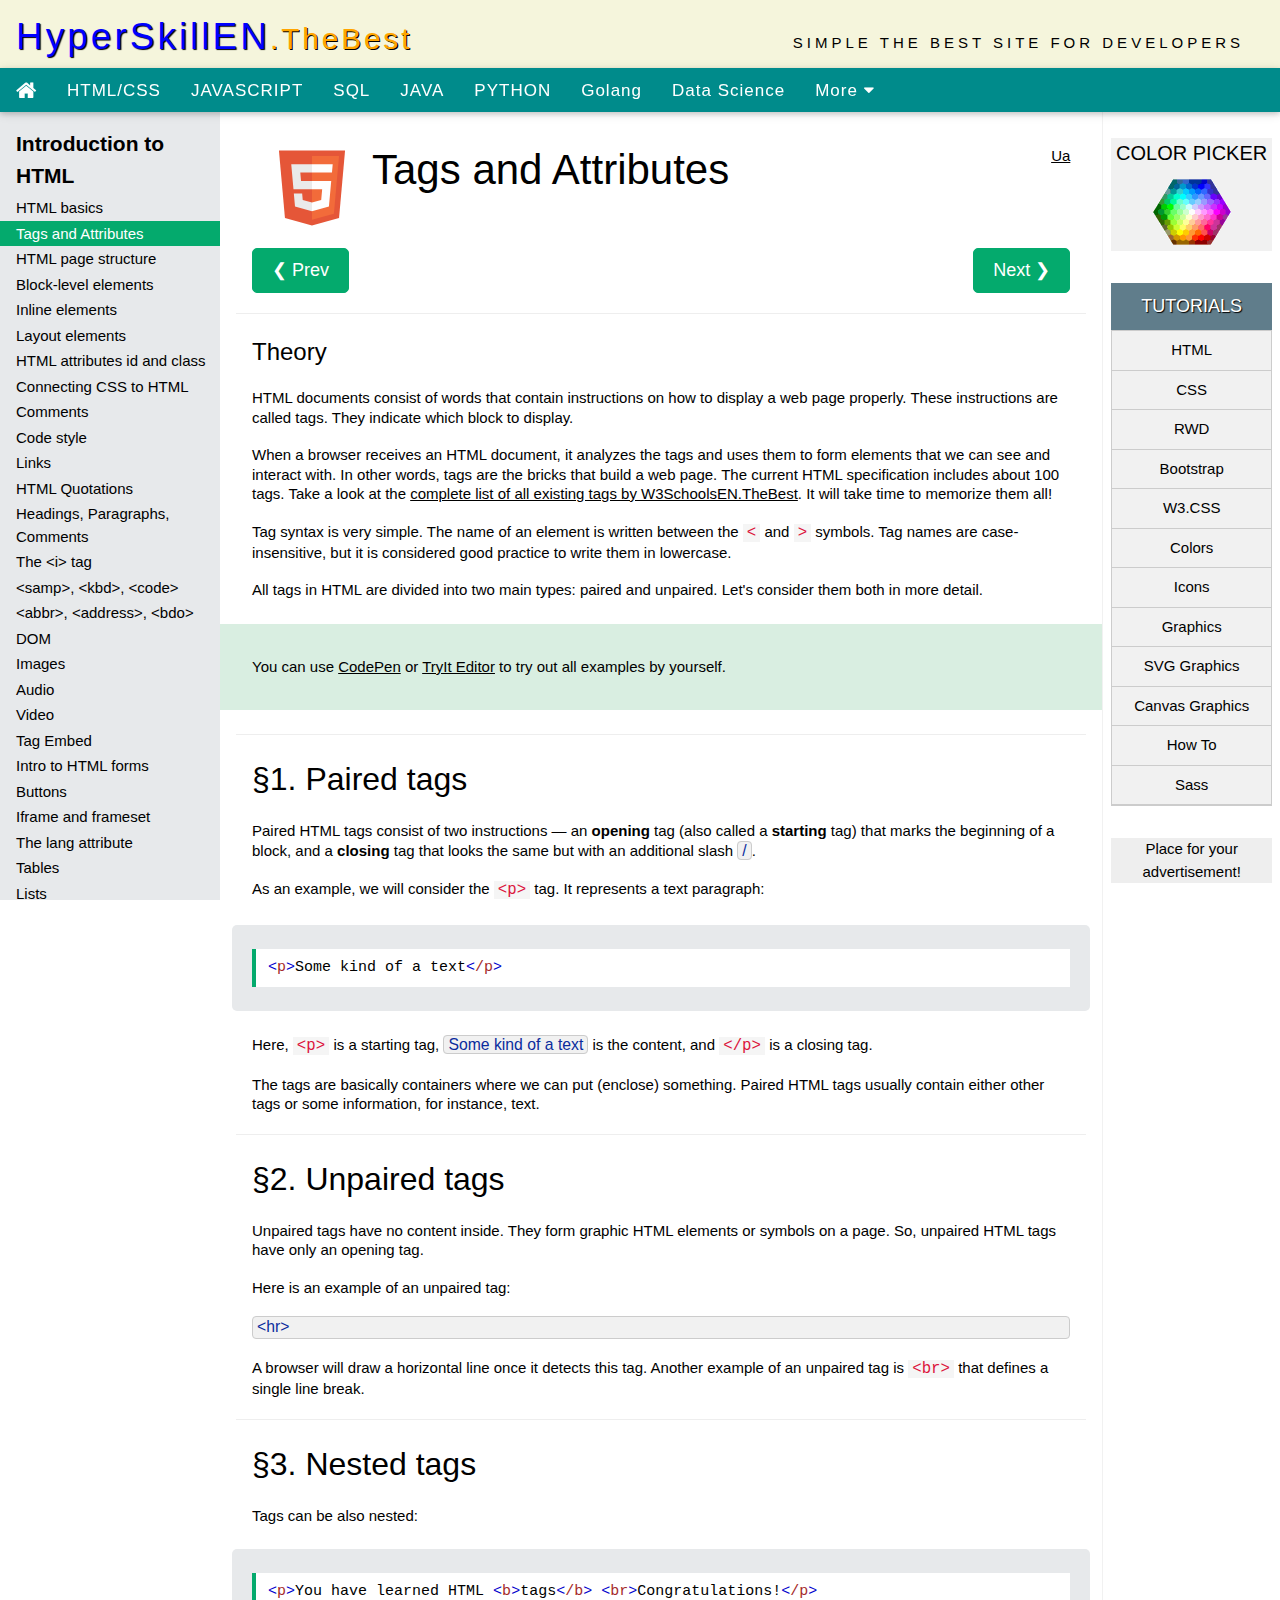
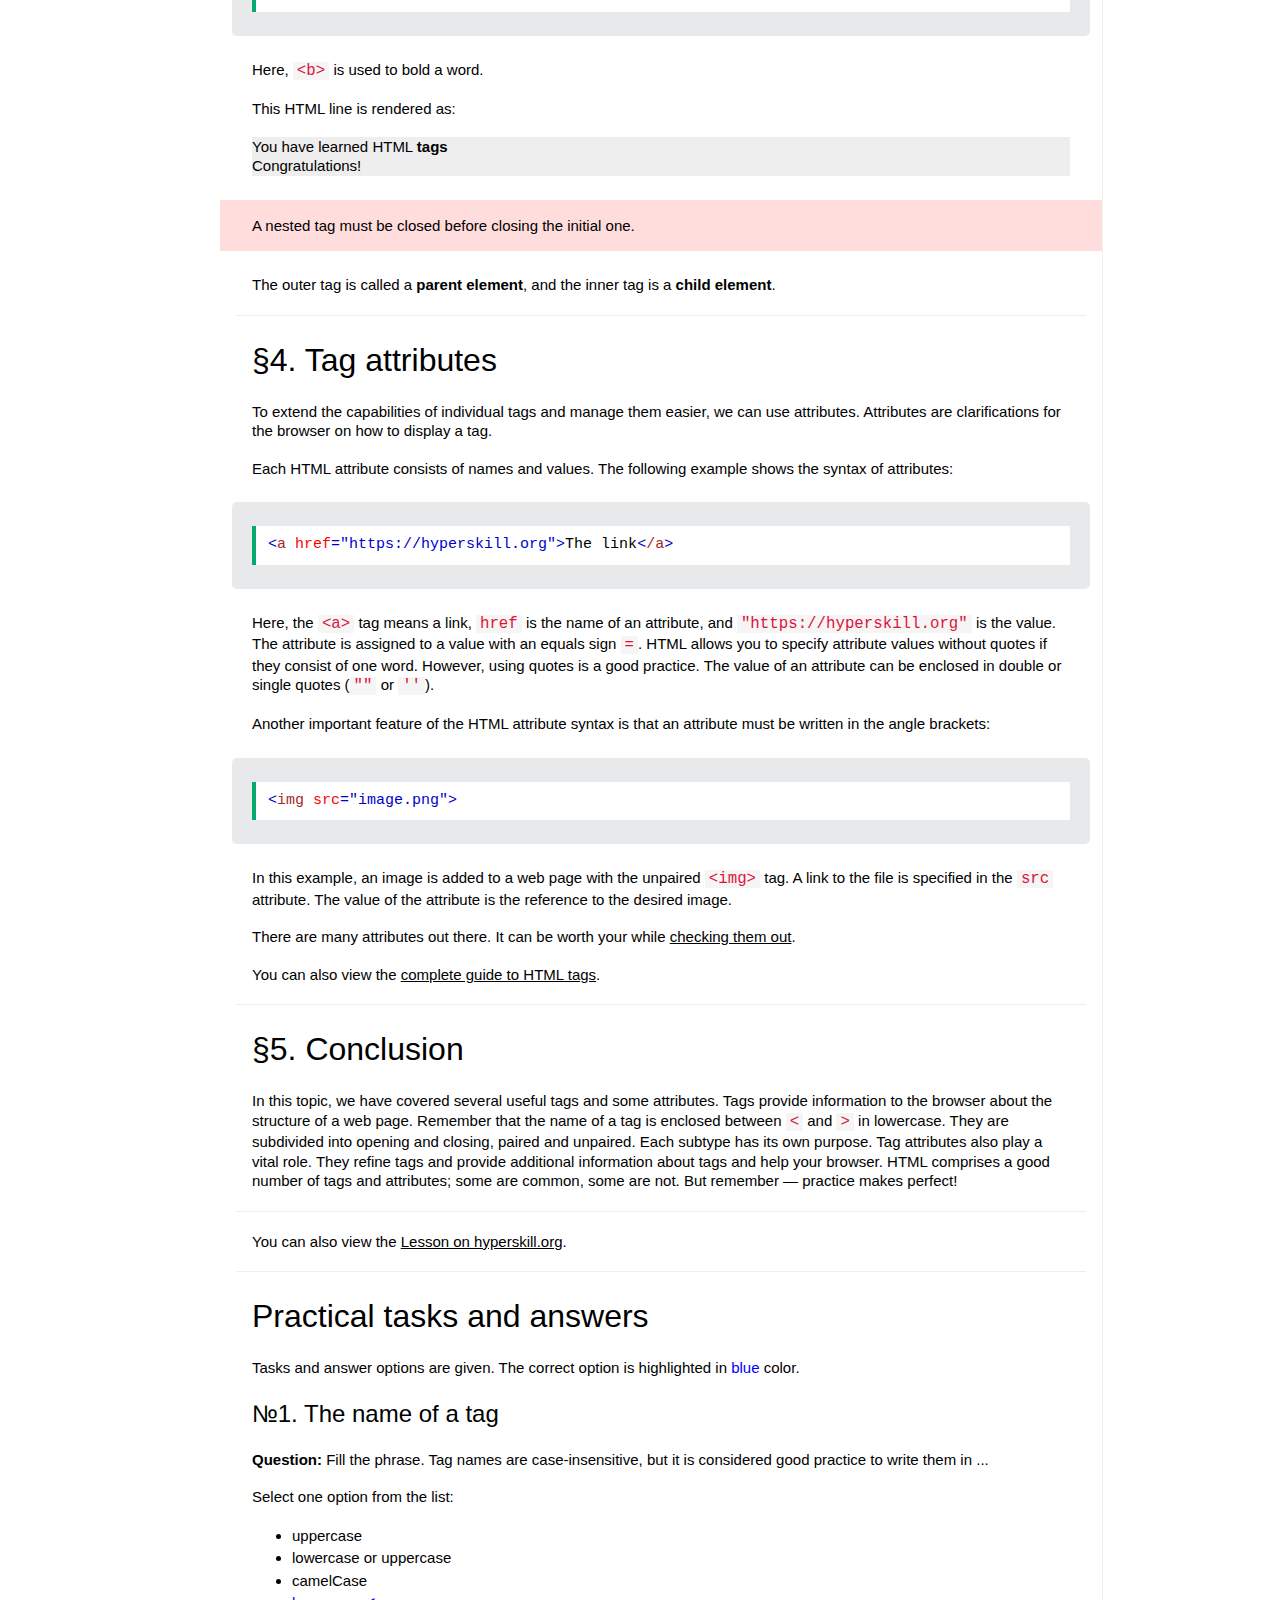
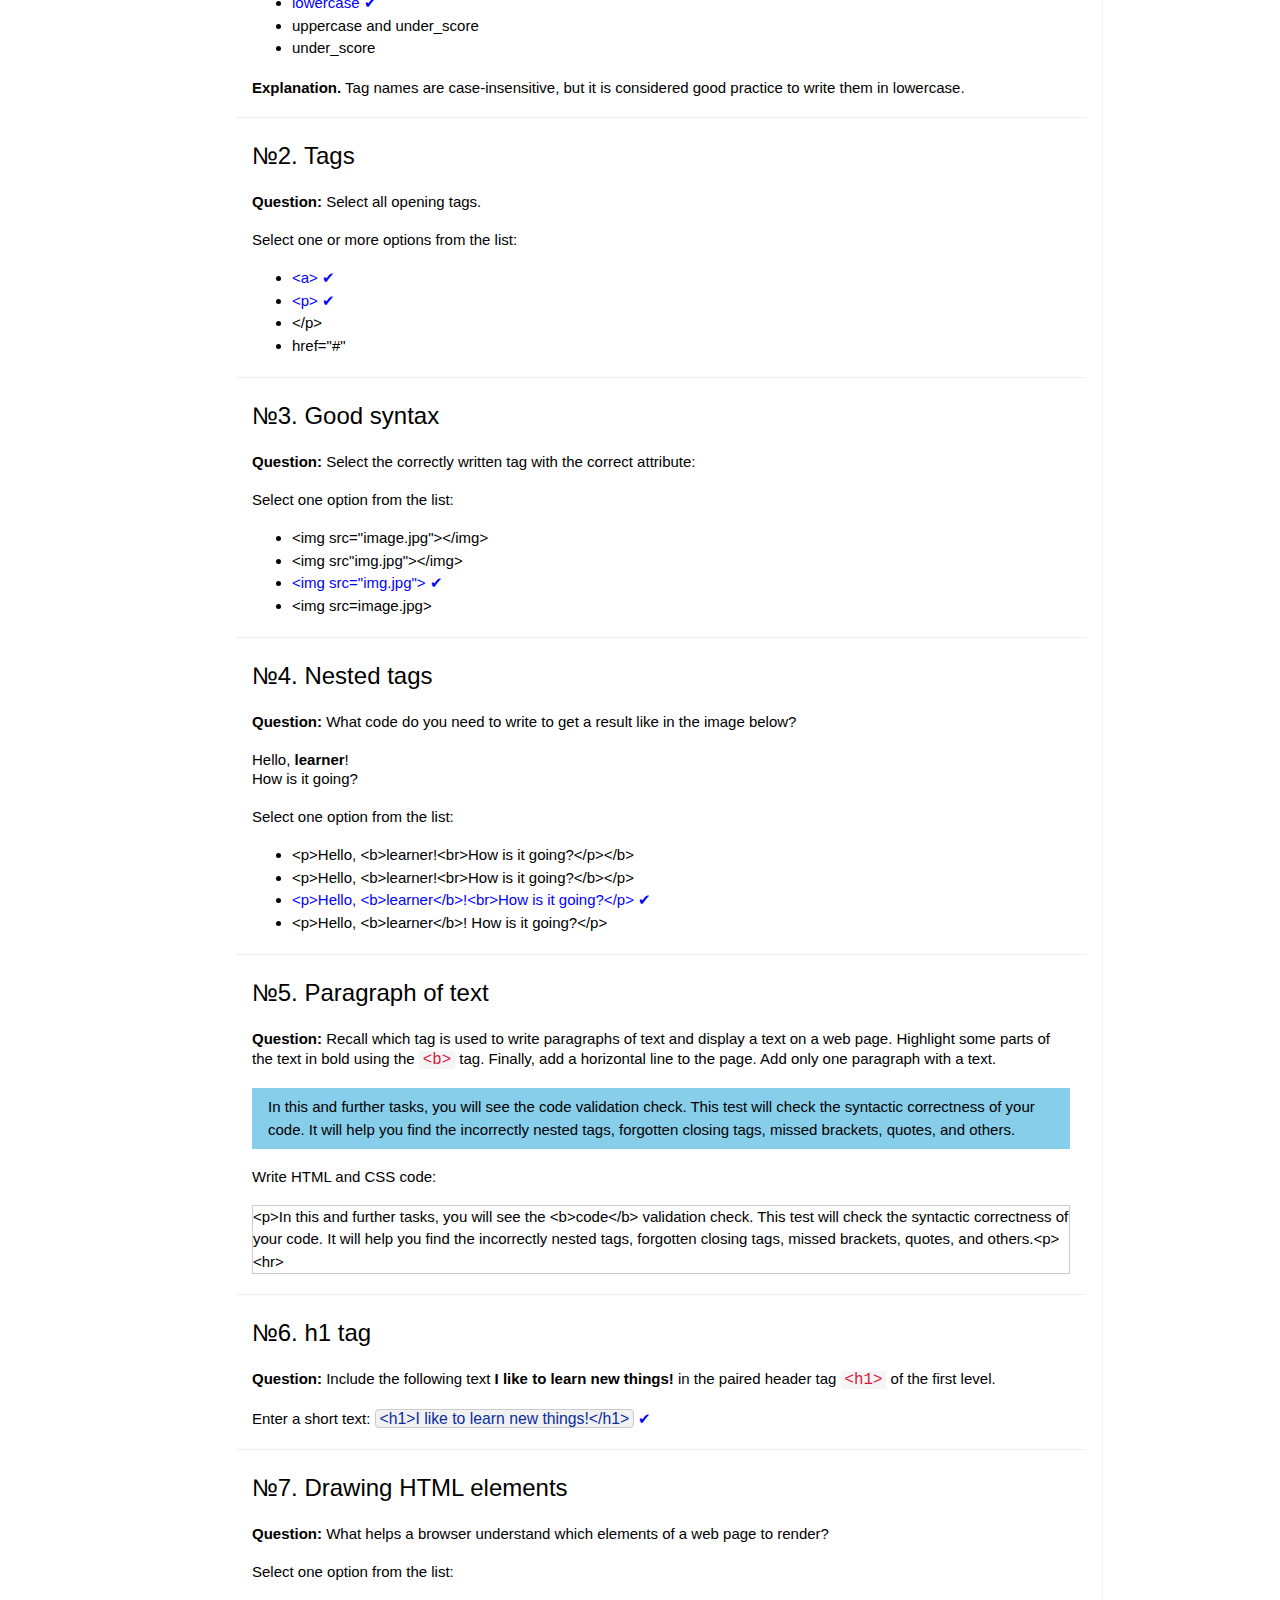
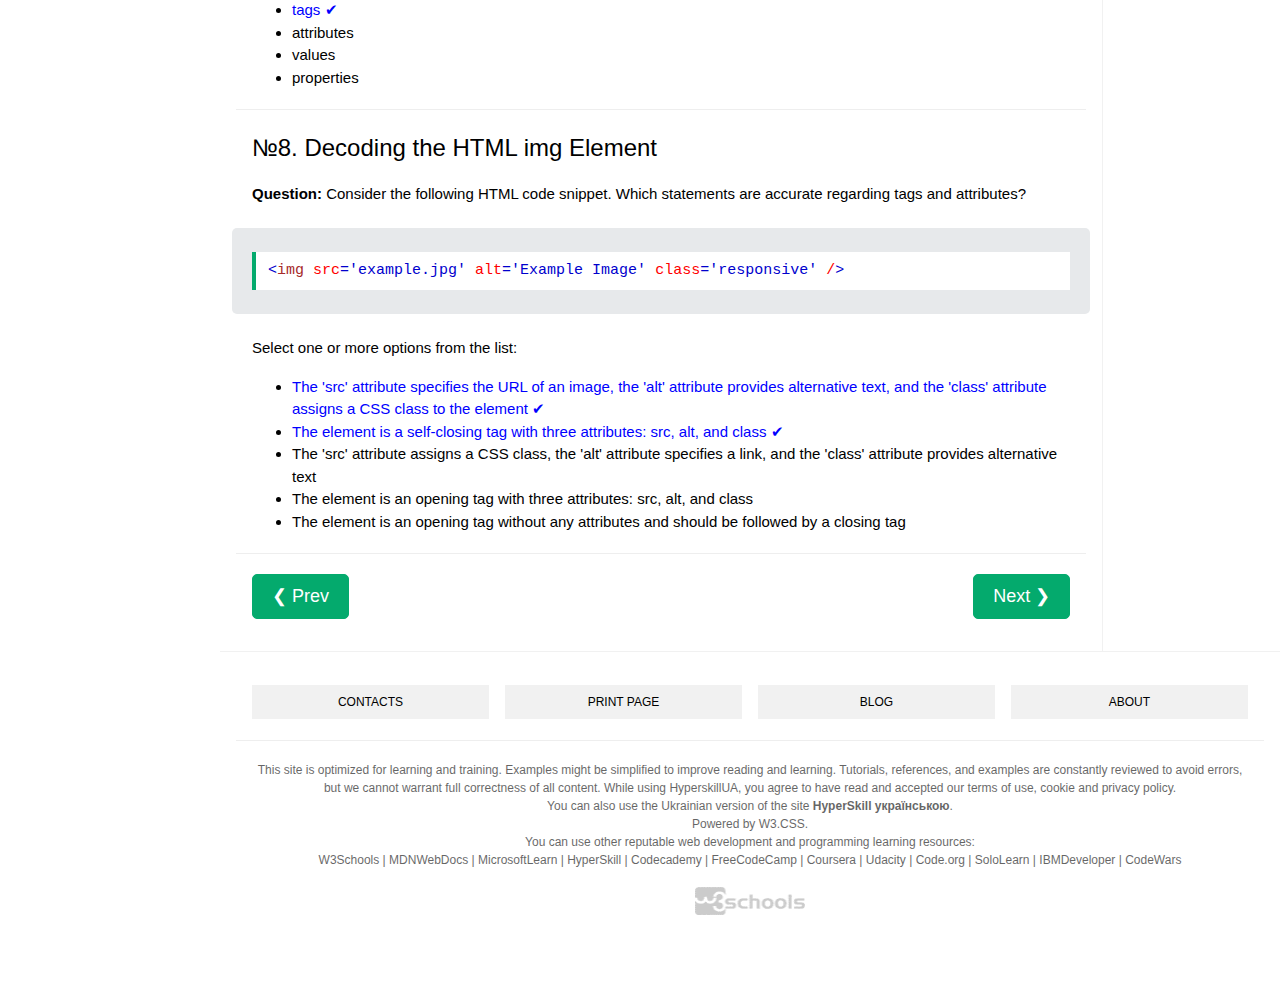
<file: 34/tags-and-attributes_en.html>
<!DOCTYPE html>
<html lang='en'>
<meta charset='utf-8'>
<meta name='viewport' content='width=device-width, initial-scale=1'>
<meta http-equiv='X-UA-Compatible' content='ie=edge'>
<link rel='icon' href='../favicon.ico' type='image/x-icon'>
<link rel='stylesheet' href='../styles/w3.css'>
<link rel='stylesheet' href='../styles/external.css'>
<meta property="og:title" content="Hyperskill lessons with answers to test tasks">
<meta property='og:description' content='Well organized and easy to understand Web building tutorials with lots of examples of how to use HTML, CSS, JavaScript, SQL, Python, PHP, Java, Kotlin and more'>
<meta property='og:image' content='../images/w3schools_logo_436_2.png'>
<meta property='og:image:type' content='image/png'>
<meta property='og:image:width' content='436'>
<meta property='og:image:height' content='228'><title>Tags and Attributes. Introduction to HTML. Lessons for beginners. Tutorial from Hyperskill</title>
<meta name='description' content='Tags and Attributes. Theory. Paired tags. Unpaired tags. Nested tags. Tag attributes. Conclusion. Practical tasks and answers. Free online lessons with answers to tasks for beginners, high school students from Hyperskill in English'>
<div class='w3-container top'>
    <a class='w3schools-logo notranslate' href='../index_en.html'>HyperSkillEN<span class='dotcom w3-hide-small'>.TheBest</span></a>
    <div class='w3-right w3-hide-small w3-wide toptext' style="font-family:'Segoe UI',Arial,sans-serif">SIMPLE THE BEST SITE FOR DEVELOPERS</div>
</div>
<div style='display:none;position:absolute;z-index:4;right:52px;height:44px;background-color:#5f5f5f;letter-spacing:normal;' id='googleSearch'>
    <!--W3SchoolsUA-Google-Search-->
    <script async src='https://cse.google.com/cse.js?cx=751c3d18bb8a64f00'></script><div class='gcse-search'></div>
    <!--/W3SchoolsUA-Google-Search-->
</div>
<!--Top menu-->
<div class='w3-card-2 topnav notranslate' id='topnav'>
    <div style='overflow:auto;'>
        <div class='w3-bar w3-left' style='width:100%;overflow:hidden;height:44px'>
            <a class='topnav-icons fa fa-menu w3-hide-large w3-left w3-bar-item w3-button' href='javascript:void(0);' onclick='open_menu()' title='Меню'></a>
            <a class='topnav-icons fa fa-home w3-left w3-bar-item w3-button' href='../index_en.html' title='main'></a>
            <a class='w3-bar-item w3-button' href='../34/index_en.html' title='HTML Tutorial'>HTML/CSS</a>
            <a class='w3-bar-item w3-button' href='../32/index_en.html' title='JavaScript Tutorial'>JAVASCRIPT</a>
            <a class='w3-bar-item w3-button' href='../31/index_en.html' title='SQL Tutorial'>SQL</a>
            <a class='w3-bar-item w3-button' href='../8/index_en.html' title='Java Tutorial'>JAVA</a>
            <a class='w3-bar-item w3-button' href='../6/index_en.html' title='Python Tutorial'>PYTHON</a>
            <a class='w3-bar-item w3-button' href='../25/index_en.html' title='How To'>Golang</a>
            <a class='w3-bar-item w3-button' href='../28/index_en.html' title='W3.CSS Tutorial'>Data Science</a>
            <a class='w3-bar-item w3-button' href='../11/index_en.html' title='jQuery Tutorial'>Django</a>
            <a class='w3-bar-item w3-button w3-right' target='_blank' href='https://drive.google.com/open?id=1fddM8chCC273SbiTEYVNLorbZ2qij7fp' title='Download books for free from Google drive'>Books</a>
            <a class='topnav-icons fa w3-right w3-bar-item w3-button' href='javascript:void(0);' onclick='open_search(this)' title='Search'>&#128269;</a>
            <a class='topnav-icons fa w3-right w3-bar-item w3-button' href='javascript:void(0);' onclick='changecodetheme(this)' title='Dark theme'>&#9681;</a>
            <a class='w3-bar-item w3-button' id='topnavbtn_tutorials' href='javascript:void(0);' onclick='w3_open_nav("tutorials")' title='More tutorials'>More <i class='fa fa-caret-down'></i><i class='fa fa-caret-up' style='display:none'></i></a>
        </div>
        <div id='nav_tutorials' class='w3-bar-block w3-card-2' style='display:none;'>
            <span onclick='w3_close_nav("tutorials")' class='w3-button w3-xlarge w3-right' style='position:absolute;right:0;font-weight:bold;'>&times;</span>
            <div class='w3-row-padding' style='padding:24px 48px'>
                <div class='w3-col l3 m6'>
                    <h3>Tutorials:</h3>
                    <a class='w3-bar-item w3-button' href='../8/index_en.html'>Introduction to Java</a>
                    <a class='w3-bar-item w3-button' href='../2/index_en.html'>Python Core</a>
                    <a class='w3-bar-item w3-button' href='../18/index_en.html'>Kotlin Core</a>
                    <a class='w3-bar-item w3-button' href='../6/index_en.html'>Introduction to Python</a>
                    <a class='w3-bar-item w3-button' href='../5/index_en.html'>Frontend Core</a>
                    <a class='w3-bar-item w3-button' href='../3/index_en.html'>Kotlin Developer</a>
                    <a class='w3-bar-item w3-button' href='../12/index_en.html'>Java Backend Developer</a>
                    <a class='w3-bar-item w3-button' href='../17/index_en.html'>Java Developer</a>
                    <a class='w3-bar-item w3-button' href='../32/index_en.html'>Introduction to JavaScript</a>
                    <a class='w3-bar-item w3-button' href='../25/index_en.html'>Introduction to Go</a>
                    <a class='w3-bar-item w3-button' href='../15/index_en.html'>Java Core</a>
                    <a class='w3-bar-item w3-button' href='../28/index_en.html'>Introduction to Data Science</a>
                    <a class='w3-bar-item w3-button' href='../31/index_en.html'>Introduction to SQL</a>
                    <div class='w3-hide-large w3-hide-small'>
                        <a class='w3-bar-item w3-button' href='../9/index_en.html'>Java Desktop Application Developer</a>
                        <a class='w3-bar-item w3-button' href='../26/index_en.html'>Introduction to Command Line and Unix Shell</a>
                        <a class='w3-bar-item w3-button' href='../30/index_en.html'>SQL with Python</a>
                        <a class='w3-bar-item w3-button' href='../38/index_en.html'>Spring Security for Java Backend Developers</a>
                        <a class='w3-bar-item w3-button' href='../16/index_en.html'>Android Development with Kotlin</a>
                        <a class='w3-bar-item w3-button' href='../11/index_en.html'>Introduction to Django</a>
                        <a class='w3-bar-item w3-button' href='../42/index_en.html'>Machine Learning Algorithms from Scratch</a>
                        <a class='w3-bar-item w3-button' href='../34/index_en.html'>Introduction to HTML and CSS</a>
                        <a class='w3-bar-item w3-button' href='../29/index_en.html'>Flask Developer</a>
                        <a class='w3-bar-item w3-button' href='../10/index_en.html'>Introduction to Natural Language Processing</a>
                        <a class='w3-bar-item w3-button' href='../41/index_en.html'>Introduction to Computer Algorithms and Data Structures</a>
                        <a class='w3-bar-item w3-button' href='../27/index_en.html'>Introduction to Linear Algebra</a>
                        <a class='w3-bar-item w3-button' href='../48/index_en.html'>Introduction to Git</a>
                    </div>
                </div>
                <div class='w3-col l3 m6'>
                    <a class='w3-bar-item w3-button' href='../9/index_en.html'>Java Desktop Application Developer</a>
                    <a class='w3-bar-item w3-button' href='../26/index_en.html'>Introduction to Command Line and Unix Shell</a>
                    <a class='w3-bar-item w3-button' href='../30/index_en.html'>SQL with Python</a>
                    <a class='w3-bar-item w3-button' href='../38/index_en.html'>Spring Security for Java Backend Developers</a>
                    <a class='w3-bar-item w3-button' href='../16/index_en.html'>Android Development with Kotlin</a>
                    <a class='w3-bar-item w3-button' href='../11/index_en.html'>Introduction to Django</a>
                    <a class='w3-bar-item w3-button' href='../42/index_en.html'>Machine Learning Algorithms from Scratch</a>
                    <a class='w3-bar-item w3-button' href='../34/index_en.html'>Introduction to HTML and CSS</a>
                    <a class='w3-bar-item w3-button' href='../29/index_en.html'>Flask Developer</a>
                    <a class='w3-bar-item w3-button' href='../10/index_en.html'>Introduction to Natural Language Processing</a>
                    <a class='w3-bar-item w3-button' href='../41/index_en.html'>Introduction to Computer Algorithms and Data Structures</a>
                    <a class='w3-bar-item w3-button' href='../27/index_en.html'>Introduction to Linear Algebra</a>
                    <a class='w3-bar-item w3-button' href='../48/index_en.html'>Introduction to Git</a>
                    <div class='w3-hide-small'><br class='w3-hide-medium w3_hide-small'><br class='w3-hide-medium w3_hide-small'></div>
                </div>
                <div class='w3-col l3 m6'>
                    <a class='w3-bar-item w3-button' href='../33/index_en.html'>Math for Machine Learning</a>
                    <a class='w3-bar-item w3-button' href='../35/index_en.html'>Advanced Java</a>
                    <a class='w3-bar-item w3-button' href='../40/index_en.html'>SQL for Backend Developers</a>
                    <a class='w3-bar-item w3-button' href='../44/index_en.html'>Pandas for Data Analysis</a>
                    <a class='w3-bar-item w3-button' href='../37/index_en.html'>Kotlin Backend Developer with Spring Boot</a>
                    <a class='w3-bar-item w3-button' href='../50/index_en.html'>Essential Skills for Backend Developers</a>
                    <a class='w3-bar-item w3-button' href='../23/index_en.html'>Introduction to Scala</a>
                    <a class='w3-bar-item w3-button' href='../69/index_en.html'>Introduction to Kotlin</a>
                    <a class='w3-bar-item w3-button' href='../70/index_en.html'>Introduction to Spring Boot with Java</a>
                    <a class='w3-bar-item w3-button' href='../57/index_en.html'>Introduction to Math</a>
                    <a class='w3-bar-item w3-button' href='../49/index_en.html'>Introduction to Bioinformatics</a>
                    <a class='w3-bar-item w3-button' href='../58/index_en.html'>Python OOP</a>
                    <a class='w3-bar-item w3-button' href='../55/index_en.html'>Introduction to Node.js</a>
                    <a class='w3-bar-item w3-button' href='../54/index_en.html'>Practicing Algorithms with Python</a>
                </div>
                <div class='w3-col l3 m6 w3-hide-medium'>
                    <a class='w3-bar-item w3-button' href='../59/index_en.html'>Python for Science</a>
                    <a class='w3-bar-item w3-button' href='../47/index_en.html'>Algorithmic Thinking for Developers</a>
                    <a class='w3-bar-item w3-button' href='../45/index_en.html'>Introduction to Ktor</a>
                    <a class='w3-bar-item w3-button' href='../65/index_en.html'>JavaScript Core</a>
                    <a class='w3-bar-item w3-button' href='../60/index_en.html'>Introduction to MongoDB</a>
                    <a class='w3-bar-item w3-button' href='../62/index_en.html'>Data Analysis in Bioinformatics</a>
                    <a class='w3-bar-item w3-button' href='../79/index_en.html'>Chatbots and Dialogue Systems</a>
                    <a class='w3-bar-item w3-button' href='../61/index_en.html'>SQL for Data Analysis</a>
                    <a class='w3-bar-item w3-button' href='../85/index_en.html'>Introduction to Calculus</a>
                    <a class='w3-bar-item w3-button' href='../71/index_en.html'>Bioinformatics Core</a>
                </div>
            </div>
            <br>
        </div>
        <div id='nav_references' class='w3-bar-block w3-card-2'>
            <div class='w3-row-padding' style='padding:24px 48px'>
                <div class='w3-col l3 m6'></div>
                <div class='w3-col l3 m6'></div>
                <div class='w3-col l3 m6'></div>
                <div class='w3-col l3 m6 w3-hide-medium w3-hide-small'></div>
            </div>
            <br>
        </div>
        <div id='nav_exercises' class='w3-bar-block w3-card-2'>
            <div class='w3-row-padding' style='padding:24px 48px'>
                <div class='w3-col l4 m6'></div>
                <div class='w3-col l4 m6'></div>
                <div class='w3-col l4 m12'></div>
            </div>
            <br>
        </div>
    </div>
</div>
<!--/Top menu--><!--Left menu sidebar-->
<div class='w3-sidebar w3-collapse' id='sidenav'>
  <div id='leftmenuinner'>
    <div id='leftmenuinnerinner'>
    <nav>
        <h2 class='left'><span class='left_h2'><b>Introduction to HTML</b></h2>
        <a target='_top' href='index_en.html'>HTML basics</a>
        <a target='_top' href='tags-and-attributes_en.html'>Tags and Attributes</a>
        <a target='_top' href='html-page-structure_en.html'>HTML page structure</a>
        <a target='_top' href='block-level-elements_en.html'>Block-level elements</a>
        <a target='_top' href='inline-elements_en.html'>Inline elements</a>
        <a target='_top' href='layout-elements_en.html'>Layout elements</a>
        <a target='_top' href='html-attributes-id-and-class_en.html'>HTML attributes id and class</a>
        <a target='_top' href='connecting-css-to-html_en.html'>Connecting CSS to HTML</a>
        <a target='_top' href='comments_en.html'>Comments</a>
        <a target='_top' href='code-style_en.html'>Code style</a>
        <a target='_top' href='links_en.html'>Links</a>
        <a target='_top' href='html-quotations_en.html'>HTML Quotations</a>
        <a target='_top' href='headings-paragraphs-comments_en.html'>Headings, Paragraphs, Comments</a>
        <a target='_top' href='i-tag_en.html'>The &lt;i&gt; tag</a>
        <a target='_top' href='samp-kbd-code-tags_en.html'>&lt;samp&gt;, &lt;kbd&gt;, &lt;code&gt;</a>
        <a target='_top' href='abbr-address-bdo-tags_en.html'>&lt;abbr&gt;, &lt;address&gt;, &lt;bdo&gt;</a>
        <a target='_top' href='dom_en.html'>DOM</a>
        <a target='_top' href='images_en.html'>Images</a>
        <a target='_top' href='audio_en.html'>Audio</a>
        <a target='_top' href='video_en.html'>Video</a>
        <a target='_top' href='tag-embed_en.html'>Tag Embed</a>
        <a target='_top' href='intro-to-html-forms_en.html'>Intro to HTML forms</a>
        <a target='_top' href='buttons_en.html'>Buttons</a>
        <a target='_top' href='iframe-and-frameset_en.html'>Iframe and frameset</a>
        <a target='_top' href='the-lang-attribute_en.html'>The lang attribute</a>
        <a target='_top' href='intro-to-tables_en.html'>Tables</a>
        <div class='tut_overview'>
            <a target='_top' href='intro-to-tables_en.html'>Intro to Tables</a>
            <a target='_top' href='rows-cells-captions_en.html'>Rows, cells, captions</a>
            <a target='_top' href='merging-cells_en.html'>Tables: Merging cells</a>
            <a target='_top' href='sizing-tables_en.html'>Sizing tables</a>
            <a target='_top' href='table-alignment_en.html'>Table Alignment</a>
            <a target='_top' href='table-sizing-and-alignment_en.html'>Table sizing and alignment</a>
            <a target='_top' href='visibility_en.html'>Visibility</a>
            <a target='_top' href='responsive-tables_en.html'>Responsive Tables</a>
        </div>
        <a target='_top' href='intro-to-lists_en.html'>Lists</a>
        <div class='tut_overview'>
            <a target='_top' href='intro-to-lists_en.html'>Intro to Lists</a>
            <a target='_top' href='ordered-list-and-types_en.html'>Ordered list and types</a>
            <a target='_top' href='unordered-list-and-types_en.html'>Unordered list and types</a>
            <a target='_top' href='pseudo-classes_en.html'>Pseudo-classes</a>
            <a target='_top' href='list-style_en.html'>List style</a>
        </div>
        <a target='_top' href='images-and-text_en.html'>Images and Text</a>
        <a target='_top' href='html-progress-and-meter_en.html'>HTML progress and meter</a>
        <a target='_top' href='connecting-javascript-to-html_en.html'>Connecting JavaScript to HTML</a>
        <a target='_top' href='the-dialog-tag_en.html'>The Dialog tag</a>
        <a target='_top' href='layout-grids_en.html'>Layout grids</a>
        <a target='_top' href='the-html-seo-optimization_en.html'>The HTML SEO optimization</a>
        <br>
        <h2 class='left'><span class='left_h2'><b>Introduction to CSS</b></span></h2>
        <a target='_top' href='what-is-css_en.html'>What is CSS</a>
        <a target='_top' href='basic-syntax_en.html'>Basic syntax</a>
        <a target='_top' href='css-selectors_en.html'>CSS Selectors</a>
        <a target='_top' href='relative-units_en.html'>Relative units</a>
        <a target='_top' href='absolute-units_en.html'>Absolute units</a>
        <a target='_top' href='position_en.html'>Position</a>
        <a target='_top' href='float_en.html'>Float</a>
        <a target='_top' href='clear_en.html'>Clear</a>
        <a target='_top' href='positioning-properties_en.html'>Positioning properties</a>
        <a target='_top' href='z-index_en.html'>z-index</a>
        <a target='_top' href='margin-and-padding_en.html'>Margin and Padding</a>
        <a target='_top' href='width-and-height_en.html'>Width and Height</a>
        <a target='_top' href='border_en.html'>Border</a>
        <a target='_top' href='overflow_en.html'>Overflow</a>
        <a target='_top' href='colors-in-CSS_en.html'>Colors in CSS</a>
        <a target='_top' href='background_en.html'>Background</a>
        <a target='_top' href='using-fonts_en.html'>Using Fonts</a>
        <a target='_top' href='line-height_en.html'>Line-height</a>
        <a target='_top' href='text-alignment_en.html'>Text Alignment</a>
        <a target='_top' href='google-fonts_en.html'>Google Fonts</a>
        <a target='_top' href='introduction-to-flexbox_en.html'>Introduction to Flexbox</a>
        <a target='_top' href='orientation-and-display-order_en.html'>Orientation and Display order</a>
        <a target='_top' href='flexibility-growth-and-contraction-ratio_en.html'>Flexibility, growth and contraction ratio</a>
        <a target='_top' href='axis-alignment_en.html'>Axis alignment</a>
        <a target='_top' href='comments_en.html'>Comments</a>
        <a target='_top' href='code-style_en.html'>Code style</a>
        <a target='_top' href='media-queries_en.html'>Media queries</a>
        <a target='_top' href='visibility_en.html'>Visibility</a>
        <a target='_top' href='transform_en.html'>Transform</a>
        <a target='_top' href='backface-visibility_en.html'>Backface-visibility</a>
        <a target='_top' href='transitions_en.html'>Transitions</a>
        <a target='_top' href='introduction-to-animation_en.html'>Introduction to Animation</a>
        <a target='_top' href='pseudo-classes_en.html'>Pseudo-classes</a>
        <a target='_top' href='attribute-selectors-and-universal-selector_en.html'>Attribute selectors and Universal selector</a>
        <a target='_top' href='combinators_en.html'>Combinators</a>
        <a target='_top' href='pseudo-elements_en.html'>Pseudo-elements</a>
        <a target='_top' href='contextual-selectors_en.html'>Contextual selectors</a>
        <a target='_top' href='specificity_en.html'>Specificity</a>
      <br><br>
      </nav>
    </div>
  </div>
</div>
<!--/Left menu sidebar--><!--CONTENT-->
<div class='w3-main w3-light-grey' id='belowtopnav' style='margin-left:220px;'>
    <div class='w3-row w3-white'>
        <div class='w3-col l10 m12' id='main'>
          <div class="adver_adup">
    <script async src="https://pagead2.googlesyndication.com/pagead/js/adsbygoogle.js?client=ca-pub-6358227327561384" crossorigin="anonymous"></script>
    <!-- adup_gorizontal -->
    <ins class="adsbygoogle" style="display:block" data-ad-client="ca-pub-6358227327561384" data-ad-slot="5050829044" data-ad-format="auto" data-full-width-responsive="true"></ins>
    <script>(adsbygoogle = window.adsbygoogle || []).push({});</script>
</div>            <a href='index_en.html'><img src='../svg/HTML5_icon.svg' alt='HTML5 Lessons for beginners ' class='w3-left' title='HTML5 for beginners. Hyperskill in English' style='width: 120px; padding: 10px'></a><p class='w3-right'>
    <a href='tags-and-attributes.html' title='Go to Ukrainian language'>Ua</a>
</p>
<article>
    <h1>Tags and Attributes</h1>
    <div class='w3-clear nextprev'>
        <a class='w3-left w3-btn' href='index_en.html'>&#10094; Prev</a>
        <a class='w3-right w3-btn' href='html-page-structure_en.html'>Next &#10095;</a>
    </div>
    <hr>
    <h3>Theory</h3>
    <p>HTML documents consist of words that contain instructions on how to display a web page properly. These instructions are called tags. They indicate which block to display.</p>
    <p>When a browser receives an HTML document, it analyzes the tags and uses them to form elements that we can see and interact with. In other words, tags are the bricks that build a web page. The current HTML specification includes about 100 tags. Take a look at the <a href="https://w3schoolsua.github.io/tags/index_en.html" target="_blank">complete list of all existing tags by W3SchoolsEN.TheBest</a>. It will take time to memorize them all!</p>
    <p>Tag syntax is very simple. The name of an element is written between the <code class="w3-codespan">&lt;</code> and <code class="w3-codespan">&gt;</code> symbols. Tag names are case-insensitive, but it is considered good practice to write them in lowercase.</p>
    <p>All tags in HTML are divided into two main types: paired and unpaired. Let's consider them both in more detail.</p>
    <div class="w3-info">You can use <a href="https://codepen.io/pen/" target="_blank" rel="nofollow">CodePen</a> or <a href="https://w3schoolsua.github.io/tryiteditor/index.html" target="_blank">TryIt Editor</a> to try out all examples by yourself.</div>
    <hr>
    <h2>§1. Paired tags</h2>
    <p>Paired HTML tags consist of two instructions — an <b>opening</b> tag (also called a <b>starting</b> tag) that marks the beginning of a block, and a <b>closing</b> tag that looks the same but with an additional slash <span class="h-codespan">/</span>.</p>
    <p>As an example, we will consider the <code class="w3-codespan">&lt;p&gt;</code> tag. It represents a text paragraph:</p>
    <div class='w3-example'>
        <div class='w3-code notranslate htmlHigh'>
            &lt;p&gt;Some kind of a text&lt;/p&gt;
        </div>
    </div>
    <p>Here, <code class="w3-codespan">&lt;p&gt;</code> is a starting tag, <span class="h-codespan">Some kind of a text</span> is the content, and <code class="w3-codespan">&lt;/p&gt;</code> is a closing tag.</p>
    <p>The tags are basically containers where we can put (enclose) something. Paired HTML tags usually contain either other tags or some information, for instance, text.</p>
    <hr>
    <h2>§2. Unpaired tags</h2>
    <p>Unpaired tags have no content inside. They form graphic HTML elements or symbols on a page. So, unpaired HTML tags have only an opening tag.</p>
    <p>Here is an example of an unpaired tag:</p>
    <p class="h-codespan">&lt;hr&gt;</p>
    <p>A browser will draw a horizontal line once it detects this tag. Another example of an unpaired tag is <code class="w3-codespan">&lt;br&gt;</code> that defines a single line break.</p>
    <hr>
    <div class="adver_adinfeed">
    <script async src="https://pagead2.googlesyndication.com/pagead/js/adsbygoogle.js?client=ca-pub-6358227327561384" crossorigin="anonymous"></script>
    <ins class="adsbygoogle" style="display:block" data-ad-format="fluid" data-ad-layout-key="-5o+cq-k-pl+1ar" data-ad-client="ca-pub-6358227327561384" data-ad-slot="2302652563"></ins>
    <script>(adsbygoogle = window.adsbygoogle || []).push({});</script>
</div>    <h2>§3. Nested tags</h2>
    <p>Tags can be also nested:</p>
    <div class='w3-example'>
        <div class='w3-code notranslate htmlHigh'>
            &lt;p&gt;You have learned HTML &lt;b&gt;tags&lt;/b&gt; &lt;br&gt;Congratulations!&lt;/p&gt;
        </div>
    </div>
    <p>Here, <code class="w3-codespan">&lt;b&gt;</code> is used to bold a word.</p>
    <p>This HTML line is rendered as:</p>
    <p style="background-color: #eee">You have learned HTML <b>tags</b> <br>Congratulations!</p>
    <p class="w3-warning">A nested tag must be closed before closing the initial one.</p>
    <p>The outer tag is called a <b>parent element</b>, and the inner tag is a <b>child element</b>.</p>
    <hr>
    <h2>§4. Tag attributes</h2>
    <p>To extend the capabilities of individual tags and manage them easier, we can use attributes. Attributes are clarifications for the browser on how to display a tag.</p>
    <p>Each HTML attribute consists of names and values. The following example shows the syntax of attributes:</p>
    <div class='w3-example'>
        <div class='w3-code notranslate htmlHigh'>
            &lt;a href="https://hyperskill.org"&gt;The link&lt;/a&gt;
        </div>
    </div>
    <p>Here, the <code class="w3-codespan">&lt;a&gt;</code> tag means a link, <code class="w3-codespan">href</code> is the name of an attribute, and <code class="w3-codespan">"https://hyperskill.org"</code> is the value. The attribute is assigned to a value with an equals sign <code class="w3-codespan">=</code>. HTML allows you to specify attribute values without quotes if they consist of one word. However, using quotes is a good practice. The value of an attribute can be enclosed in double or single quotes (<code class="w3-codespan">""</code> or <code class="w3-codespan">''</code>).</p>
    <p>Another important feature of the HTML attribute syntax is that an attribute must be written in the angle brackets:</p>
    <div class='w3-example'>
        <div class='w3-code notranslate htmlHigh'>
            &lt;img src="image.png"&gt;
        </div>
    </div>
    <p>In this example, an image is added to a web page with the unpaired <code class="w3-codespan">&lt;img&gt;</code> tag. A link to the file is specified in the <code class="w3-codespan">src</code> attribute. The value of the attribute is the reference to the desired image.</p>
    <p>There are many attributes out there. It can be worth your while <a href="https://w3schoolsua.github.io/tags/ref_attributes_en.html" target="_blank">checking them out</a>.</p>
    <p>You can also view the <a href="https://w3schoolsua.github.io/tags/index_en.html" target="_blank">complete guide to HTML tags</a>.</p>
    <hr>
    <h2>§5. Conclusion</h2>
    <p>In this topic, we have covered several useful tags and some attributes. Tags provide information to the browser about the structure of a web page. Remember that the name of a tag is enclosed between <code class="w3-codespan">&lt;</code> and <code class="w3-codespan">&gt;</code> in lowercase. They are subdivided into opening and closing, paired and unpaired. Each subtype has its own purpose. Tag attributes also play a vital role. They refine tags and provide additional information about tags and help your browser. HTML comprises a good number of tags and attributes; some are common, some are not. But remember — practice makes perfect!</p>
    <hr>
    <p>You can also view the <a href="https://hyperskill.org/learn/step/7536" target="_blank" rel="nofollow">Lesson on hyperskill.org</a>.</p>
    <hr>
    <h2>Practical tasks and answers</h2>
    <p>Tasks and answer options are given. The correct option is highlighted in <span style="color:blue">blue</span> color.</p>
    <h3>№1. The name of a tag</h3>
    <p><b>Question:</b> Fill the phrase. Tag names are case-insensitive, but it is considered good practice to write them in ...</p>
    <p>Select one option from the list:</p>
    <ul>
        <li>uppercase</li>
        <li>lowercase or uppercase</li>
        <li>camelCase</li>
        <li><span style="color:blue">lowercase &#x2714;</span></li>
        <li>uppercase and under_score</li>
        <li>under_score</li>
    </ul>
    <p><b>Explanation.</b> Tag names are case-insensitive, but it is considered good practice to write them in lowercase.</p>
    <hr>
    <h3>№2. Tags</h3>
    <p><b>Question:</b> Select all opening tags.</p>
    <p>Select one or more options from the list:</p>
    <ul>
        <li><span style="color:blue">&lt;a&gt; &#x2714;</span></li>
        <li><span style="color:blue">&lt;p&gt; &#x2714;</span></li>
        <li>&lt;/p&gt;</li>
        <li>href="#"</li>
    </ul>
    <hr>
    <h3>№3. Good syntax</h3>
    <p><b>Question:</b> Select the correctly written tag with the correct attribute:</p>
    <p>Select one option from the list:</p>
    <ul>
        <li>&lt;img src="image.jpg"&gt;&lt;/img&gt;</li>
        <li>&lt;img src"img.jpg"&gt;&lt;/img&gt;</li>
        <li><span style="color:blue">&lt;img src="img.jpg"&gt; &#x2714;</span></li>
        <li>&lt;img src=image.jpg&gt;</li>
    </ul>
    <hr>
    <h3>№4. Nested tags</h3>
    <p><b>Question:</b> What code do you need to write to get a result like in the image below?</p>
    <p>Hello, <b>learner</b>!<br>How is it going?</p>
    <p>Select one option from the list:</p>
    <ul>
        <li>&lt;p&gt;Hello, &lt;b&gt;learner!&lt;br&gt;How is it going?&lt;/p&gt;&lt;/b&gt;</li>
        <li>&lt;p&gt;Hello, &lt;b&gt;learner!&lt;br&gt;How is it going?&lt;/b&gt;&lt;/p&gt;</li>
        <li><span style="color:blue">&lt;p&gt;Hello, &lt;b&gt;learner&lt;/b&gt;!&lt;br&gt;How is it going?&lt;/p&gt; &#x2714;</span></li>
        <li>&lt;p&gt;Hello, &lt;b&gt;learner&lt;/b&gt;! How is it going?&lt;/p&gt;</li>
    </ul>
    <hr>
    <h3>№5. Paragraph of text</h3>
    <p><b>Question:</b> Recall which tag is used to write paragraphs of text and display a text on a web page. Highlight some parts of the text in bold using the <code class="w3-codespan">&lt;b&gt;</code> tag. Finally, add a horizontal line to the page. Add only one paragraph with a text.</p>
    <div class="w3-light-blue w3-padding">In this and further tasks, you will see the code validation check. This test will check the syntactic correctness of your code. It will help you find the incorrectly nested tags, forgotten closing tags, missed brackets, quotes, and others.</div>
    <p>Write HTML and CSS code:</p>
    <div class="w3-border">&lt;p&gt;In this and further tasks, you will see the &lt;b&gt;code&lt;/b&gt; validation check. This test will check the syntactic correctness of your code. It will help you find the incorrectly nested tags, forgotten closing tags, missed brackets, quotes, and others.&lt;p&gt;<br>&lt;hr&gt;</div>
    <hr>
    <h3>№6. h1 tag</h3>
    <p><b>Question:</b> Include the following text <b>I like to learn new things!</b> in the paired header tag <code class="w3-codespan">&lt;h1&gt;</code> of the first level.</p>
    <p>Enter a short text: <span style="color:blue"><span class="h-codespan">&lt;h1&gt;I like to learn new things!&lt;/h1&gt;</span> &#x2714;</span></p>
    <hr>
    <h3>№7. Drawing HTML elements</h3>
    <p><b>Question:</b> What helps a browser understand which elements of a web page to render?</p>
    <p>Select one option from the list:</p>
    <ul>
        <li><span style="color:blue">tags &#x2714;</span></li>
        <li>attributes</li>
        <li>values</li>
        <li>properties</li>
    </ul>
    <hr>
    <h3>№8. Decoding the HTML img Element</h3>
    <p><b>Question:</b> Consider the following HTML code snippet. Which statements are accurate regarding tags and attributes?</p>
    <div class='w3-example'>
        <div class='w3-code notranslate htmlHigh'>
            &lt;img src='example.jpg' alt='Example Image' class='responsive' /&gt;
        </div>
    </div>
    <p>Select one or more options from the list:</p>
    <ul>
        <li><span style="color:blue">The 'src' attribute specifies the URL of an image, the 'alt' attribute provides alternative text, and the 'class' attribute assigns a CSS class to the element &#x2714;</span></li>
        <li><span style="color:blue">The element is a self-closing tag with three attributes: src, alt, and class &#x2714;</span></li>
        <li>The 'src' attribute assigns a CSS class, the 'alt' attribute specifies a link, and the 'class' attribute provides alternative text</li>
        <li>The element is an opening tag with three attributes: src, alt, and class</li>
        <li>The element is an opening tag without any attributes and should be followed by a closing tag</li>
    </ul>
    <hr>
    <div class='w3-clear nextprev'>
        <a class='w3-left w3-btn' href='index_en.html'>&#10094; Prev</a>
        <a class='w3-right w3-btn' href='html-page-structure_en.html'>Next &#10095;</a>
    </div>
</article>
<div class="adver_addown">
    <script async src="https://pagead2.googlesyndication.com/pagead/js/adsbygoogle.js?client=ca-pub-6358227327561384" crossorigin="anonymous"></script>
    <!-- addown_gorizontal -->
    <ins class="adsbygoogle" style="display:block" data-ad-client="ca-pub-6358227327561384" data-ad-slot="7281891662" data-ad-format="auto" data-full-width-responsive="true"></ins>
    <script>(adsbygoogle = window.adsbygoogle || []).push({});</script>
</div>
</div>
<!--Right sidebar-->
<div class='w3-col l2 m12' id='right'>
    <div class='sidesection w3-light-gray' style='padding-bottom: 5px'>
        <h4><a href='https://w3schoolsua.github.io/colors/colors_picker_en.html'>COLOR PICKER</a></h4>
        <a href='https://w3schoolsua.github.io/colors/colors_picker_en.html'><img src='../images/colorpicker.gif' alt='colorpicker'></a>
    </div>
    <div class='sidesection' style='margin-left:auto;margin-right:auto;max-width:100%'>
        <div class='w3-container w3-blue-grey'>
            <h5 class="shadow-black-1" title="All online textbooks on the site">TUTORIALS</h5>
        </div>
        <div class='w3-border'>
            <a href='https://w3schoolsua.github.io/html/index_en.html' class='btn-rightbar'>HTML</a>
            <a href='https://w3schoolsua.github.io/css/index_en.html' class='btn-rightbar'>CSS</a>
            <a href='https://w3schoolsua.github.io/css/css_rwd_intro_en.html' class='btn-rightbar'>RWD</a>
            <a href='https://w3schoolsua.github.io/bootstrap/bootstrap_ver_en.html' class='btn-rightbar'>Bootstrap</a>
            <a href='https://w3schoolsua.github.io/w3css/index_en.html' class='btn-rightbar'>W3.CSS</a>
            <a href='https://w3schoolsua.github.io/colors/index_en.html' class='btn-rightbar'>Colors</a>
            <a href='https://w3schoolsua.github.io/icons/index_en.html' class='btn-rightbar'>Icons</a>
            <a href='https://w3schoolsua.github.io/graphics/index_en.html' class='btn-rightbar'>Graphics</a>
            <a href='https://w3schoolsua.github.io/graphics/svg_intro_en.html' class='btn-rightbar'>SVG Graphics</a>
            <a href='https://w3schoolsua.github.io/graphics/canvas_intro_en.html' class='btn-rightbar'>Canvas Graphics</a>
            <a href='https://w3schoolsua.github.io/howto/index_en.html' class='btn-rightbar'>How To</a>
            <a href='https://w3schoolsua.github.io/sass/index_en.html' class='btn-rightbar'>Sass</a>
        </div>
    </div>
  <div class='sidesection' style='margin-left:auto;margin-right:auto;max-width:230px;background:#eee'>Place for your advertisement!</div>
<div class="adver2">
    <script async src="https://pagead2.googlesyndication.com/pagead/js/adsbygoogle.js?client=ca-pub-6358227327561384" crossorigin="anonymous"></script>
    <!-- admedia_vertical_rightbar -->
    <ins class="adsbygoogle" style="display:block" data-ad-client="ca-pub-6358227327561384" data-ad-slot="1902033594" data-ad-format="auto" data-full-width-responsive="true"></ins>
    <script>(adsbygoogle = window.adsbygoogle || []).push({});</script>
</div>
<div class="adver4">
    <script async src="https://pagead2.googlesyndication.com/pagead/js/adsbygoogle.js?client=ca-pub-6358227327561384" crossorigin="anonymous"></script>
    <!-- admedia_square_rightbar -->
    <ins class="adsbygoogle" style="display:block" data-ad-client="ca-pub-6358227327561384" data-ad-slot="6653465929" data-ad-format="auto" data-full-width-responsive="true"></ins>
    <script>(adsbygoogle = window.adsbygoogle || []).push({});</script>
</div>
<div class="adver3">
    <script async src="https://pagead2.googlesyndication.com/pagead/js/adsbygoogle.js?client=ca-pub-6358227327561384" crossorigin="anonymous"></script>
    <!-- admedia_vertical_rightbar2 -->
    <ins class="adsbygoogle" style="display:block" data-ad-client="ca-pub-6358227327561384" data-ad-slot="7441711750" data-ad-format="auto" data-full-width-responsive="true"></ins>
    <script>(adsbygoogle = window.adsbygoogle || []).push({});</script>
</div></div>
<!--/Right sidebar-->
</div><!--FOOTER-->
<div id='footer' class='footer w3-container w3-white'>
    <hr>
  <div class='w3-row-padding w3-center w3-small' style='margin:0 -16px'>
    <div class='w3-col l3 m3 s12'>
      <a class='w3-button w3-light-grey w3-block' href='javascript:void(0);' onclick='displayError();return false' style='white-space:nowrap;text-decoration:none;margin-top:1px;margin-bottom:1px'>CONTACTS</a>
    </div>
    <div class='w3-col l3 m3 s12'>
      <a class='w3-button w3-light-grey w3-block' href='javascript:void(0);' target='_blank' onclick='printPage();return false;' style='text-decoration:none;margin-top:1px;margin-bottom:1px'>PRINT PAGE</a>
    </div>
    <div class='w3-col l3 m3 s12'>
      <a class='w3-button w3-light-grey w3-block' href='../blog/index.html' target='_top' style='text-decoration:none;margin-top:1px;margin-bottom:1px'>BLOG</a>
    </div>
    <div class='w3-col l3 m3 s12'>
      <a class='w3-button w3-light-grey w3-block' href='../about/index_en.html' target='_top' style='text-decoration:none;margin-top:1px;margin-bottom:1px'>ABOUT</a>
    </div>
  </div>
  <div class='w3-padding w3-margin-bottom' id='err_form' style='display:none;position:relative;background-color: #DDE7EA;'>
    <span onclick="this.parentElement.style.display='none'" class='w3-button w3-display-topright w3-large'>&times;</span>
      <h2>Contacts</h2>
      <p>If you want to report a bug, as well as make an offer for the site, add an ad or advertisement on the site, do not hesitate to email the admin:</p>
      <p>w3schoolsua@gmail.com</p>
  </div>
  <div class='w3-row w3-center w3-small'>
      <div class="adver_adinfeed">
    <script async src="https://pagead2.googlesyndication.com/pagead/js/adsbygoogle.js?client=ca-pub-6358227327561384" crossorigin="anonymous"></script>
    <ins class="adsbygoogle" style="display:block" data-ad-format="fluid" data-ad-layout-key="-5o+cq-k-pl+1ar" data-ad-client="ca-pub-6358227327561384" data-ad-slot="2302652563"></ins>
    <script>(adsbygoogle = window.adsbygoogle || []).push({});</script>
</div>  </div>
  <hr>
  <div class='w3-center w3-small w3-opacity'>This site is optimized for learning and training. Examples might be simplified to improve reading and learning. Tutorials, references, and examples are constantly reviewed to avoid errors, but we cannot warrant full correctness of all content. While using HyperskillUA, you agree to have read and accepted our <a href='https://w3schoolsua.github.io/about/about_copyright_en.html'>terms of use</a>, <a href='https://w3schoolsua.github.io/about/about_privacy_en.html'>cookie and privacy policy</a>.<br>
You can also use the Ukrainian version of the site <a href='../index.html'><strong>HyperSkill українською</strong></a>.<br>
    <a href='https://w3schoolsua.github.io/w3css/index_en.html'>Powered by W3.CSS</a>.<br>
    You can use other reputable web development and programming learning resources:<br>
    <a href='https://www.w3schools.com/' target='_blank'>W3Schools</a>&nbsp;|&nbsp;<a href='https://developer.mozilla.org/en-US/?retiredLocale=uk' target='_blank'>MDNWebDocs</a>&nbsp;|&nbsp;<a href='https://learn.microsoft.com/uk-ua/' target='_blank'>MicrosoftLearn</a>&nbsp;|&nbsp;<a href='https://hyperskill.org/' target='_blank'>HyperSkill</a>&nbsp;|&nbsp;<a href='https://www.codecademy.com/' target='_blank'>Codecademy</a>&nbsp;|&nbsp;<a href='https://www.freecodecamp.org/' target='_blank'>FreeCodeCamp</a>&nbsp;|&nbsp;<a href='https://www.coursera.org/' target='_blank'>Coursera</a>&nbsp;|&nbsp;<a href='https://www.udacity.com/' target='_blank'>Udacity</a>&nbsp;|&nbsp;<a href='https://code.org/' target='_blank'>Code.org</a>&nbsp;|&nbsp;<a href='https://www.sololearn.com/' target='_blank'>SoloLearn</a>&nbsp;|&nbsp;<a href='https://developer.ibm.com/' target='_blank'>IBMDeveloper</a>&nbsp;|&nbsp;<a href='https://www.codewars.com/' target='_blank'>CodeWars</a>
    <br><br>
    <a href='../index_en.html'><img style='width:110px;height:28px;border:0' src='../images/w3schoolscom_gray.gif' alt='W3Schools'></a>
  </div>
  <br><br>
    <div class="adver_adfooter">
    <!--web--><script async src="https://pagead2.googlesyndication.com/pagead/js/adsbygoogle.js?client=ca-pub-6358227327561384" crossorigin="anonymous"></script><!--/web-->
    <!--w3--><script async src="https://pagead2.googlesyndication.com/pagead/js/adsbygoogle.js?client=ca-pub-4060216941760396" crossorigin="anonymous"></script><!--/w3-->
    <!-- addown_gorizontal -->
    <ins class="adsbygoogle" style="display:block" data-ad-client="ca-pub-6358227327561384" data-ad-slot="7281891662" data-ad-format="auto" data-full-width-responsive="true"></ins>
    <script>(adsbygoogle = window.adsbygoogle || []).push({});</script>
</div>
</div>
</div>
<script src='../lib/w3schools_footer.js'></script>
<!--[if lt IE 9]>
<script src='../cdn/html5shiv/3.7.3/html5shiv.js'></script>
<script src='../cdn/respond/1.4.2/respond.min.js'></script>
<![endif]-->
<!--FOOTER-->
</html>
</file>
<file: styles/main.css>
/* W3Schools Font Logo */
.w3schools-logo {
font-family:Impact, sans-serif;
text-decoration:none;
line-height: 1;
-webkit-font-smoothing: antialiased;
-moz-osx-font-smoothing: grayscale;
font-size:37px;
letter-spacing:3px;
color:blue;
display:block;
position:relative;
text-shadow: 1px 1px .5px #000
}

.w3schools-logo:hover {color:#4082c3; text-shadow: 1.2px 1.2px .5px #000}
.dotcom {color:orange;font-size:.8em;text-shadow: 1.1px 1.1px .5px #000}
.dotcom:hover {color:#ffcc00;text-shadow: 1.1px 1.1px 1px #000}

/* Customize W3.CSS */
#nav_tutorials,#nav_references,#nav_examples,#nav_exercises {
display:none;
padding-bottom:40px;
position:absolute;
width:100%;
z-index:5 !important;
}
.w3-col .w3-button {
margin:5px 5px 5px 0;
font-size:16px;
}
.w3-col.l4 .w3-card-2 {
padding:15px 10px;
height:260px;
}
.w3-theme {color:#fff !important;background-color:#008B8B !important;}
.w3-main {margin-left:230px;}
.w3-sidebar {
z-index:3;
width:230px;
overflow:hidden !important;
position:absolute !important;
margin-bottom:-155px;
}
.w3-sidebar .w3-bar-block .w3-bar-item{
padding:0 16px;
font-size:16px;
}
.w3-bar {
position:relative;
z-index:4;
font-size:17px;
}
.w3-wide {
font-family:"Segoe UI",Arial,sans-serif;
}
h1 {font-size: 2em;
  color: white;
  margin: -10px 0 10px 0;
  text-shadow: 1px 1px 1px #000;
}
h2 {
  font-size:60px;
  color:#555;
  margin:2px 0 -20px 0 !important;
}
.certoverlay {
  position:absolute;
  top:0;
  background-color:rgba(0, 0, 0, 0.5);
  width:100%;
  text-align:center;
  padding:15px
}
.certoverlay h2 {
  margin:10px 0 0 0;
  font-size:36px;
}
.certoverlay h3 {
  margin:0 0 10px 0;
}

@media screen and (min-width:769px){.w3-sidebar.w3-collapse{display:block !important;}}
@media screen and (min-width:769px){#myAccordion,.hidesm{display:none !important;}}
@media screen and (min-width:769px){.w3-main{margin-left:230px !important;}.w3-bar-block .w3-button{padding:0;}}
@media screen and (max-width:768px){.w3-sidebar.w3-collapse,.barex,.navex{display:none !important;}.w3-bar-block .w3-bar-item{text-align:center !important;padding:2px 0;}h1,.w3-jumbo{font-size:40px !important;}}
@media screen and (max-width:545px){.certoverlay{padding:10px;height:100%;}.certoverlay h3{font-size:15px;}}
@media screen and (max-width:380px){.getcert{position:absolute;text-align:center;left:50%;bottom:50%;font-size:13px;}}
@media only screen and (max-width: 1366px){.w3-hide-device{display:none;}}


/* Customize main.css */
body {background: #F5F5DC; position:relative;min-height:100%;}
.shadow-black-1 {text-shadow: 1px 1px 1px #000}

.box-h70 {height:70px}
.picker {width:150px;height:128px;margin-top:16px}
.pro {font-size:.1em;}

.tryit-button {
  background-color: #04AA6D;
  color: white;
  border-radius: 25px;
  font-size: 18px;
  width:200px;
}

.tut-button {
  background-color: #04AA6D;
  color: white;
  font-size: 18px;
  margin: auto;
  display: block;
  width: 200px;
  border-radius: 25px;
}

.tut-button:hover,.tryit-button:hover,.exercise-button:hover,#getdiploma a:hover,.bar-item-hover:hover {
  background-color: #059862 !important;
  color:white!important;
}

.black-color {
  background-color: #282A35;
  color: white;
}

.black-color:hover {
  background-color: #000!important;
  color: white!important;
}

.grey-color {
  background-color: #E7E9EB;
  color: black
}

.exercise-button {
  background-color: #04AA6D;
  color: white;
  padding: 17px;
  font-size: 19px;
  width: 100%;
}
</file>
<file: styles/hyperskill-style.css>
﻿/* Hyperskill style */
#nav_tutorials,#nav_references,#nav_exercises {margin-top: 0;}
@media screen and (min-width: 769px) {.w3-bar-block .w3-button {padding: 0 16px !important;}}
#belowtopnav {padding:0;}
#main {padding: 0;border-right: none;width:100%;margin-top:15px;}
h1,h2,h3,h4,h5,h6 {font-family: 'Source Sans Pro', sans-serif;}
h1 {font-size: 80px;margin: 2px 0 -20px 0 !important;}
h4 {font-size: 1.4em;font-weight: 600; margin: 0 !important;}
.learn h1  {margin: 10px 0 !important;}
.w3-round {border-radius: 5px;}
.tut-button {background-color: #04AA6D;color: white;font-size: 18px;margin: auto;display: block;width: 245px;border-radius: 25px;}
.tut-button:hover,#getdiploma a:hover {background-color: #059862 !important;color:white!important;}
.w3-bar {color:#fff!important;}
@media screen and (max-width:860px) {
 .barex, .navex  {display: none !important;}}
@media screen and (max-width:768px) {h1 {font-size: 60px !important;}}
.tutbuttons a {text-decoration:none}
.tutbuttons a div {opacity:0.9}
.tutbuttons a:hover div {opacity:1}
.ws-yellow {background-color:#fff080!important;color:black!important}
.ws-pink {background-color:#FFC0C7!important;color: black!important}
.ws-turquoise {background-color:#96D4D4!important;color: black!important}
.ws-btn {font-size: 18px;font-family: 'Source Sans Pro', sans-serif;border:none;border-radius:15px;display:inline-block;padding:6px 18px;vertical-align:middle;overflow:hidden;text-decoration:none;color:#fff;font-weight:600;text-align:center;cursor:pointer;white-space:nowrap;-webkit-touch-callout:none;-webkit-user-select:none;-moz-user-select:none;-ms-user-select:none;user-select:none;background-color:#04AA6D}
.ws-btn:hover,.ws-btn:active {background-color: #059862!important;color:#fff;}
/* The actual timeline (the vertical ruler) */
.timeline {position: relative;margin: 0 auto;}
.timeline::after {content: '';position: absolute;width: 6px;background-color: white;top: 10px;bottom: 85px;left: 50%;margin-left: -3px;}
/* Container around content */
.container {padding: 10px 20px;position: relative;background-color: inherit;width: 50%;margin-bottom:10px;}
/* The circles on the timeline */
.container::after {content: '';position: absolute;width: 25px;height: 25px;right: -13px;background-color: white;border: 4px solid white;top: 18px;border-radius: 50%;z-index: 1}
/* Place the container to the left */
.left {left: 0;}
/* Place the container to the right */
.right {left: 50%;position:absolute;}
/* Add arrows to the left container (pointing right) */
.left::before {content: " ";height: 0;position: absolute;top: 22px;width: 0;z-index: 1;right: 30px;border: medium solid white;}
/* Add arrows to the right container (pointing left) */
.right::before {content: " ";height: 0;position: absolute;top: 22px;width: 0;z-index: 1;left: 30px;border: medium solid white;}
/* Fix the circle for containers on the right side */
.right::after {left: -12px;}
/* The actual content */
.content {padding: 20px 30px 210px 30px;background-color: white;position: relative;border-radius: 6px;height:245px;}
br {user-select:none}
.h2content {text-align:center;color: #414141;font-size: 84px;font-weight: 500;padding-top:26px;text-shadow: 1px 1px 1px #000}
.textdescmob {opacity:0.9;padding:10px 30px;margin: 0 -30px;font-size:40px;font-weight:500}
.jscont h2 {text-align:center;font-size: 65px;font-weight: 500;padding-top:26px;}
@media screen and (min-width: 1095px) {.content {height:215px;}
 .h2content {padding-top:14px;}}
@media screen and (max-width: 1161px) {.jscont {height:245px;}.jscont h2 {padding-top:37px;}}
.textdescmob {border-radius:5px 5px 0 0;}
@media screen and (max-width: 900px) {.ws-hide-900 {display:none;}
 .right {background-color:white !important;}
 .textsmallerscreens {font-size:45px!important}}
@media screen and (min-width: 901px) {.descmob {display:none;}}
@media screen and (max-width: 900px) {
 /* Place the timelime to the left */
 .timeline::after {left: 28px;}
 /* Full-width containers */
 .container {width: 100%;padding-left: 70px;padding-right: 25px;}
 /* Make sure that all arrows are pointing leftwards */
 .container::before {left: 60px;border: medium solid white;}
 /* Make sure all circles are at the same spot */
 .left::after, .right::after {left: 15px;}
 /* Make all right containers behave like the left ones */
 .right {left: 0;position:relative;}
 .content,.jscont {height: auto;}}
.mylink {text-decoration:none;}
.mylink .content {opacity:0.9;}
.mylink:hover .content,.textdescmob:hover {opacity:1}
body.darkpagetheme {background-color: #38444d;color: #ddd;}
body.darkpagetheme .bar-icon-hover:hover,body.darkpagetheme .fa-logo:hover {
 background-color: #1d2a35!important;color:white!important;}
body.darkpagetheme {color: #f1f1f1;}
#footer,#footer a {font-family: Verdana,sans-serif;}
</file>
<file: styles/external.css>
﻿/*start style external*/
a:hover,a:active{color: #059862}
table.w3-table-all,table.ws-table-all{margin:20px 0}
/*НАЛАШТУВАННЯ TOP, TOPNAV, SIDENAV, MAIN, RIGHT и FOOTER:*/
.top {position:relative;background-color:#F5F5DC; /*колір фону з Лого*/ height:68px;padding-top:18px;line-height:50px;overflow:hidden;z-index:2;}
.w3schools-logo {
 font-family:Impact, sans-serif;
 text-decoration:none;
 line-height:1;
 -webkit-font-smoothing:antialiased;
 -moz-osx-font-smoothing:grayscale;
 font-size:37px;
 letter-spacing:3px;
 color:blue;
 display:block;
 position:absolute;
 text-shadow: 1px 1px 1px #000
}
.w3schools-logo .dotcom {color:orange}
.toptext {margin-right:20px;}

.w3schools-logo:hover {color:#4082c3; text-shadow: 1.2px 1.2px .5px #000}
.dotcom {color:orange;font-size:.8em;text-shadow: 1.1px 1.1px .5px #000}
.dotcom:hover {color:#ffcc00;text-shadow: 1.1px 1.1px 1px #000}

/*Верхня навігація*/
.topnav {
 position:relative;
 z-index:2;
 font-size:17px;
 background-color:#008B8B; /*фон верхнього навбару*/
 color:#f1f1f1;
 width:100%;
 padding:0;
 letter-spacing:1px;
 font-family:"Segoe UI",Arial,sans-serif;
}
.topnav a{padding:10px 15px 9px 15px !important;}
.topnav .w3-bar a:hover,.topnav .w3-bar a:focus{background-color:#000 !important;color:#fff !important;}
.topnav .w3-bar a.active {background-color:#008B8B; /*фон верхнього навбару*/ color:#fff;}
a.topnav-icons {width:52px !important;font-size:20px !important;padding-top:11px !important;padding-bottom:13px !important;}
a.topnav-icons.fa-home {font-size:22px !important}
a.topnav-icons.fa-menu {font-size:22px !important}
a.topnav-localicons {font-size:20px !important;padding-top:6px !important;padding-bottom:12px !important;}
#sidenav h2 {font-size:21px;padding-left:16px;margin:-4px 0 4px 0;width:204px;}
#sidenav a {font-family:"Segoe UI",Arial,sans-serif;text-decoration:none;display:block;padding:2px 1px 1px 16px}
#sidenav a:hover,#sidenav a:focus {color:#000;background-color:#ccc;}
#sidenav a.active {background-color:#04AA6D;color:#fff}
#sidenav a.activesub:link,#sidenav a.activesub:visited {background-color:#ddd;color:#000;}
#sidenav a.activesub:hover,#sidenav a.activesub:active {background-color:#ccc;color:#000;}
#leftmenuinner {position:fixed;top:0;padding-top:118px;padding-bottom:0;height:100%;width:220px;background-color:transparent;}
#leftmenuinnerinner {height:100%;width:100%;background-color:#E7E9EB;overflow-y:scroll;overflow-x:hidden;padding-top:20px;}
#main {padding:16px}
#mainLeaderboard {height:90px}
#right {text-align:center;padding:16px 16px 0 0}
#right a {text-decoration:none}
/*#right a:hover {text-decoration:underline}*/
#skyscraper {min-height:600px}
.sidesection {margin-bottom:32px;}
#sidesection_exercise a{display:block;padding:4px 10px;}
#sidesection_exercise a:hover,#sidesection_exercise a:active{background-color:#ccc;text-decoration:none;color:#000;}
.bottomad {padding:0 16px 16px 0;float:left;width:auto;}
.footer a {text-decoration:none;}
.footer a:hover{text-decoration:underline;}
#nav_tutorials,#nav_references,#nav_exercises,#nav_login{-webkit-overflow-scrolling:touch;overflow:auto;}
#nav_tutorials::-webkit-scrollbar,#nav_references::-webkit-scrollbar,#nav_exercises::-webkit-scrollbar {width: 12px;}
#nav_tutorials::-webkit-scrollbar-track,#nav_references::-webkit-scrollbar-track,#nav_exercises::-webkit-scrollbar-track {background:#555;}
#nav_tutorials::-webkit-scrollbar-thumb,#nav_references::-webkit-scrollbar-thumb,#nav_exercises::-webkit-scrollbar-thumb {background: #999;}
#nav_tutorials,#nav_references,#nav_exercises,#nav_login {display:none;letter-spacing:0;margin-top:44px;position:absolute;width:100%;background-color:#282A35;color:white;}
#nav_tutorials a,#nav_references a,#nav_exercises a,#nav_examples a{padding:2px 0 2px 6px!important;font-size:18px;}
#nav_tutorials a:focus,#nav_references a:focus,#nav_exercises a:focus,#nav_examples a:focus{color:#000;background-color:#ccc;}
#nav_tutorials h3,#nav_references h3,#nav_exercises h3,#nav_examples h3, #sectionxs_tutorials h3, #sectionxs_references h3, #sectionxs_exercises h3 {
 padding-left:6px;color:#FFF4A3;font-family: 'Source Sans Pro', sans-serif;}
.ref_overview,.tut_overview{display:none;margin-left:10px;background-color:#ddd;line-height:1.8em;}
#sidenav a.activesub:link,#sidenav a.activesub:visited {background-color:#ddd;color:#000;}
#sidenav a.activesub:hover,#sidenav a.activesub:active {background-color:#ccc;color:#000;}
#sidenav a.active_overview:link,#sidenav a.active_overview:visited {background-color:#ccc;color:#000;}
.w3-example{background-color:#E7E9EB;border-radius:5px;padding:0.01em 16px;margin:20px 0;box-shadow:0 2px 4px 0 rgba(0,0,0,0.16),0 2px 10px 0 rgba(0,0,0,0.12)!important}
.nextprev a {font-size: 18px;font-family: 'Source Sans Pro', sans-serif;padding-left:19px;padding-right:19px;border:1px solid #cccccc;border-radius:5px;}
.nextprev a:link,.nextprev a:visited {background-color:#fff;color:#000;}
.w3-example a:focus,.nextprev a:focus{box-shadow:0 8px 16px 0 rgba(0,0,0,0.2), 0 6px 20px 0 rgba(0,0,0,0.19);}
.w3-example .w3-btn, .w3-example .ws-btn {background-color:#04AA6D!important;border-radius:5px;font-size: 17px;font-family: 'Source Sans Pro', sans-serif;padding:6px 18px;}
.w3-code{border-left:4px solid #04AA6D;}
.nextprev a.w3-right,.nextprev a.w3-left {background-color:#04AA6D;color:#fff;border-color:#04AA6D}
.pagemenu{margin-left:-20px;margin-right:-20px;padding:20px;background-color:#d4edda;line-height:2.8em;color:#555;}
.pagemenu hr {border-top: 1px solid #fff;margin:20px 0;}
.pagemenu a {display:block;text-decoration:none!important;}
.pagemenu a:hover,.learnmore a:active {color:#000;}
#w3-exerciseform {background-color: #0B5951;padding:16px;color:#fff;border-radius:5px;}
#w3-exerciseform .exercisewindow {background-color:#fff;padding:16px;color:#000;}
#w3-exerciseform .exerciseprecontainer {background-color:#E7E9EB;padding:16px;font-size:120%;font-family:Consolas,"Courier New", Courier, monospace;}
#w3-exerciseform .exerciseprecontainer pre[class*="language-"] {padding:1px;}
#w3-exerciseform .exerciseprecontainer pre {display: block;}
#w3-exerciseform .exerciseprecontainer textarea {width:100%;border:none;overflow:hidden}
#w3-exerciseform .exerciseprecontainer input {padding:1px;border: 1px solid transparent;height:1.3em;}
#w3-exerciseform .w3-btn {background-color:#04AA6D;border-radius:5px;font-size: 17px;font-family: 'Source Sans Pro', sans-serif;padding:7px 18px;}
.w3-theme {color:#fff !important;background-color:#73AD21 !important}
.w3-theme-border {border-color:#04AA6D !important}
.sharethis a:hover {color:inherit;}
.fa-facebook-square,.fa-instagram,.fa-linkedin-square {padding:0 2px;}
.fa-facebook-square:hover, .fa-thumbs-o-up:hover {color:#3B5998;}
.fa-instagram:hover {color:#8a3ab9;}
.fa-linkedin-square:hover {color:#2867B2;}
.fa-twitter-square:hover {color:#55acee;}
#google_translate_element img {margin-bottom:-1px;}
#googleSearch {color:#000;}
#googleSearch a {padding:0 !important;}

.searchdiv {max-width:400px;margin:auto;text-align:left;font-size:16px}
div.cse .gsc-control-cse, div.gsc-control-cse {background-color:transparent;border:none;padding:6px;margin:0}
td.gsc-search-button input.gsc-search-button {background-color:#4CAF50;border-color:#4CAF50}
td.gsc-search-button input.gsc-search-button:hover {background-color:#46a049;}
input.gsc-input, .gsc-input-box, .gsc-input-box-hover, .gsc-input-box-focus, .gsc-search-button {
 box-sizing:content-box; line-height:normal;}
.gsc-tabsArea div {overflow:visible;}
.w3-main{transition:margin-left 0s;}
@media (min-width:1675px) {#main {width:79%}
 #right {width:21%}}
@media (max-width:600px) {.top img {display:block;margin:auto;}}
@media (max-width:400px) {.top .w3schools-logo {font-size:30px;top:24px;}}
@media (max-width:992px) {
 .toptext {display:none;}
 .login {top:2px;}
 #sidenav {width:260px;box-shadow:0 3px 6px rgba(0,0,0,0.16), 0 3px 6px rgba(0,0,0,0.23);}
 #sidenav h2 {font-size:26px;width:100%;}
 #sidenav a {padding:3px 2px 3px 24px;font-size:17px}
 #leftmenuinner {overflow:auto;-webkit-overflow-scrolling:touch;height:100%;position:relative;width:auto;padding-top:0;background-color:#f1f1f1;}
 #leftmenuinnerinner {overflow-y:scroll}
 .bottomad {float:none;text-align:center}
 #skyscraper {min-height:60px}}
@media screen and (max-width:600px) {
 .w3-example, .w3-note, #w3-exerciseform {margin-left:-16px;margin-right:-16px;}
 li {font-size: 1.2em}
}

/* fontawesome */
@font-face {
 font-family: 'fontawesome';
 font-style: normal;
 font-weight: normal;
 font-display: swap;
 src: url('../lib/fonts/fontawesome.eot?14663396'); /* IE9 Compat Modes */
 src: url('../lib/fonts/fontawesome.eot?14663396#iefix') format('embedded-opentype'), /* IE6-IE8 */
 url('../lib/fonts/fontawesome.woff2?14663396') format('woff2'), /* Super Modern Browsers */
 url('../lib/fonts/fontawesome.woff?14663396') format('woff'), /* Modern Browsers */
 url('../lib/fonts/fontawesome.ttf?14663396') format('truetype'), /* Safari, Android, iOS */
 url('../lib/fonts/fontawesome.svg?14663396#fontawesome') format('svg'); /* Legacy iOS */
}

.fa {
 display:inline-block;
 font:normal normal normal 14px/1 FontAwesome;
 font-size:inherit;
 text-rendering:auto;
 -webkit-font-smoothing:antialiased;
 -moz-osx-font-smoothing:grayscale;
 transform:translate(0, 0);
}
.fa-2x {font-size:2em;}
.fa-home:before {content:'\e800';}
.fa-menu:before {content: '\f0c9';}
.fa-globe:before {content:'\e801';}
.fa-search:before {content:'\e802'; }
.fa-thumbs-o-up:before {content:'\e803';}
.fa-facebook-square:before {content:'\e806';}
.fa-twitter-square:before {content:'\e808';}
.fa-instagram:before {content:'\f16d';}
.fa-linkedin-square:before {content:'\f30c';}
.fa-caret-down:before {content:'\e809';}
.fa-caret-up:before {content:'\e80a';}
.fa-adjust:before { content: '\e80b'; }
.fa-user:before { content: '\e816'; }
.fa-js:before { content: '\e819'; }
.fa-python:before { content: '\e81a'; }
.fa-php:before { content: '\e81b'; }
.fa-bootstrap:before { content: '\e81c'; }
.fa-html5:before { content: '\f13b'; }
.fa-css3:before { content: '\f13c'; }
.fa-code:before { content: '\f121'; }
.fa-graduation-cap:before { content: '\f19d'; }
.fa-envelope:before { content: '\e805'; }
span.marked, span.deprecated {color:#e80000;background-color:transparent;}
.w3-code span.marked {color:#e80000;background-color:transparent;}
.w3-codeline{background-color:#f1f1f1;color:#000;font-family: Consolas,'courier new', sans-serif;padding:15px;}
.darktheme .w3-code span.marked {color:#ff9999;background-color:transparent;}
.darktheme .w3-example.w3-light-grey {background-color:rgb(40,44,52)!important;color:white;}
.intro {font-size:1.1em;background-color:#eee;padding: 15px 15px;box-shadow:0 4px 8px 0 rgba(0,0,0,0.2);}
.w3-btn, .w3-btn:link, .w3-btn:visited {color:#fff;background-color:#04AA6D}
a.w3-btn[href*="exercise.asp"],a.w3-btn[href*="exercise_js.asp"] {margin:10px 5px 0 0}
a.btnplayit,a.btnplayit:link,a.btnplayit:visited {background-color:#FFAD33;padding:1px 10px 2px 10px}
a.btnplayit:hover,a.btnplayit:active {background-color:#fff;color:#FFAD33}
a.btnplayit:hover {box-shadow:0 4px 8px 0 rgba(0,0,0,0.2);}
a.btnsmall:link,a.btnsmall:visited,a.btnsmall:active,a.btnsmall:hover {
 float:right;padding:1px 10px 2px 10px;font:15px Verdana, sans-serif;}
a.btnsmall:hover {box-shadow:0 4px 8px 0 rgba(0,0,0,0.2);}
a.btnsmall:active,a.btnsmall:hover {color:#4CAF50;background-color:#fff}
.tagcolor{color:mediumblue}
.tagnamecolor{color:brown}
.attributecolor{color:red}
.attributevaluecolor{color:mediumblue}
.commentcolor{color:green}
.cssselectorcolor{color:brown}
.csspropertycolor{color:red}
.csspropertyvaluecolor{color:mediumblue}
.cssdelimitercolor{color:black}
.cssimportantcolor{color:red}
.jscolor{color:black}
.jskeywordcolor{color:mediumblue}
.jsstringcolor{color:brown}
.jsnumbercolor{color:red}
.jspropertycolor{color:black}
.javacolor{color:black}
.javakeywordcolor{color:mediumblue}
.javastringcolor{color:brown}
.javanumbercolor{color:red}
.javapropertycolor{color:black}
.kotlincolor{color:black}
.kotlinkeywordcolor{color:mediumblue}
.kotlinstringcolor{color:brown}
.kotlinnumbercolor{color:red}
.kotlinpropertycolor{color:black}
.phptagcolor{color:red}
.phpcolor{color:black}
.phpkeywordcolor{color:mediumblue}
.phpglobalcolor{color:goldenrod}
.phpstringcolor{color:brown}
.phpnumbercolor{color:red}
.pythoncolor{color:black}
.pythonkeywordcolor{color:mediumblue}
.pythonstringcolor{color:brown}
.pythonnumbercolor{color:red}
.angularstatementcolor{color:red}
.sqlcolor{color:black}
.sqlkeywordcolor{color:mediumblue}
.sqlstringcolor{color:brown}
.sqlnumbercolor{color:brown}
.darktheme .w3-code{background-color:rgb(40,44,52);color:white;border-left-color:rgb(40,44,52)}
.darktheme .w3-codeline{background-color:rgb(40,44,52);color:white;border-left-color:rgb(40,44,52)}
.darktheme .w3-example pre{background-color:rgb(40,44,52)!important;border-left-color:rgb(40,44,52)}
.darktheme .tagcolor{color:#88ccbb/*green2*/!important}
.darktheme .tagnamecolor{color:#ff9999/*red*/!important}
.darktheme .attributecolor{color:#c5a5c5/*purple*/!important}
.darktheme .attributevaluecolor{color:#88c999/*green*/!important}
.darktheme .commentcolor{color:#999!important}
.darktheme .cssselectorcolor{color:#ff9999/*red*/!important}
.darktheme .csspropertycolor{color:#c5a5c5/*purple*/!important}
.darktheme .csspropertyvaluecolor{color:#88c999/*green*/!important}
.darktheme .cssdelimitercolor{color:white!important}
.darktheme .cssimportantcolor{color:#ff9999/*red*/!important}
.darktheme .jscolor{color:white!important}
.darktheme .jskeywordcolor{color:#c5a5c5/*purple*/!important}
.darktheme .jsstringcolor{color:#88c999/*green*/!important}
.darktheme .jsnumbercolor{color:#80b6ff/*blue*/!important}
.darktheme .jspropertycolor{color:white!important}
.darktheme .javacolor{color:white!important}
.darktheme .javakeywordcolor{color:#88c999/*green*/!important}
.darktheme .javastringcolor{color:#88c999/*green*/!important}
.darktheme .javanumbercolor{color:#88c999/*green*/!important}
.darktheme .javapropertycolor{color:white!important}
.darktheme .kotlincolor{color:white!important}
.darktheme .kotlinkeywordcolor{color:#88c999/*green*/!important}
.darktheme .kotlinstringcolor{color:#88c999/*green*/!important}
.darktheme .kotlinnumbercolor{color:#88c999/*green*/!important}
.darktheme .kotlinpropertycolor{color:white!important}
.darktheme .phptagcolor{color:#999!important}
.darktheme .phpcolor{color:white!important}
.darktheme .phpkeywordcolor{color:#ff9999/*red*/!important}
.darktheme .phpglobalcolor{color:white!important}
.darktheme .phpstringcolor{color:#88c999/*green*/!important}
.darktheme .phpnumbercolor{color:#88c999/*green*/!important}
.darktheme .pythoncolor{color:white!important}
.darktheme .pythonkeywordcolor{color:#ff9999/*red*/!important}
.darktheme .pythonstringcolor{color:#88c999/*green*/!important}
.darktheme .pythonnumbercolor{color:#88c999/*green*/!important}
.darktheme .angularstatementcolor{color:#ff9999/*red*/!important}
.darktheme .sqlcolor{color:white!important}
.darktheme .sqlkeywordcolor{color:#80b6ff/*blue*/!important}
.darktheme .sqlstringcolor{color:#88c999/*green*/!important}
.darktheme .sqlnumbercolor{color:yellowgreen}
@media only screen and (max-device-width: 480px) {
 .w3-code,.w3-codespan,#w3-exerciseform .exerciseprecontainer {font-family: 'Source Code Pro',Menlo,Consolas,monospace;font-size:14px}
 .w3-codespan {font-size:15px}
 #w3-exerciseform .exerciseprecontainer {font-size:15px}
 #w3-exerciseform .exerciseprecontainer input {padding:0;height:1.5em}}
@media screen and (max-width:700px) {#mainLeaderboard {height:60px}
 #div-gpt-ad-1422003450156-0 {float:none;margin-left:auto;margin-right:auto}
 #div-gpt-ad-1422003450156-3 {float:none;margin-left:auto;margin-right:auto}}
@media (max-width:1700px) {#topnav .w3-bar:nth-of-type(1) a:nth-of-type(18){display:none}}
@media (max-width:1600px) {#topnav .w3-bar:nth-of-type(1) a:nth-of-type(13){display:none}}
@media (max-width:1530px) {#topnav .w3-bar:nth-of-type(1) a:nth-of-type(12){display:none}}
@media (max-width:1450px) {#topnav .w3-bar:nth-of-type(1) a:nth-of-type(11){display:none}}
@media (max-width:1350px) {#topnav .w3-bar:nth-of-type(1) a:nth-of-type(10){display:none}}
@media (max-width:1240px) {#topnav .w3-bar:nth-of-type(1) a:nth-of-type(9){display:none}}
@media (max-width:1140px) {#topnav .w3-bar:nth-of-type(1) a:nth-of-type(8){display:none}}
@media (max-width:1050px) {#topnav .w3-bar:nth-of-type(1) a:nth-of-type(7){display:none}}
@media (max-width:992px)  {#topnav .w3-bar:nth-of-type(1) a:nth-of-type(6){display:none}}
@media (max-width:300px)  {#topnav .w3-bar:nth-of-type(1) a:nth-of-type(17){display:none}}
@media (max-width:930px)  {#topnav .w3-bar:nth-of-type(1) a:nth-of-type(19){display:none}}
@media (max-width:800px)  {#topnav .w3-bar:nth-of-type(1) a:nth-of-type(20){display:none}}
@media (max-width:650px)  {#topnav .w3-bar:nth-of-type(1) a:nth-of-type(5){display:none;} #topnav .w3-bar:nth-of-type(1) a:nth-of-type(16){display:none}}
@media (max-width:460px)  {#topnav .w3-bar:nth-of-type(1) a:nth-of-type(4){display:none}}
@media (max-width:400px)  {#topnav .w3-bar:nth-of-type(1) a:nth-of-type(3){display:none}}
.w3-note{background-color:#ffffcc;border-left:6px solid #ffeb3b}
.w3-warning{background-color:#ffdddd;border-left:6px solid #f44336}
.w3-info{background-color:#ddffdd;border-left:6px solid #4CAF50}
hr[id^="ez-insert-after-placeholder"] {margin-top: 0}
.phonebr {display:none}
@media screen and (max-width: 475px) {.phonebr {display:initial}}
/*NYTT:*/
#main {padding:16px 32px 32px 32px;border-right: 1px solid #f1f1f1}
#right {padding:16px 8px}
.sidesection .w3-left-align {text-align:center!important}
#footer {padding:32px;border-top:1px solid #f1f1f1}
#footer hr:first-child {display:none}
.w3-info {background-color: #D9EEE1;border-left: none;padding:32px;margin:24px -32px 24px -32px}
.w3-info .w3-btn {background-color:#04AA6D;border-radius: 5px}
.w3-example {padding: 8px 20px;margin: 24px -20px;box-shadow:none!important}
.w3-note, .w3-warning {border-left: none}
/*.w3-panel {*/
.w3-note, .w3-warning {margin: 24px -32px 24px -32px;padding:16px 32px}
h1 {font-size: 42px}
h2 {font-size: 32px}
.w3-btn:hover,.w3-btn:active,.w3-example a:focus,.nextprev a:focus {box-shadow: none;background-color: #059862 !important}
.w3-btn:hover.w3-blue,.w3-btn:active.w3-blue,.w3-button:hover.w3-blue,.w3-button:active.w3-blue {
 background-color: #0d8bf2!important;color: #fff!important;
}
.w3-btn:hover.w3-white,.w3-btn:active.w3-white,.w3-button:hover.w3-white,.w3-button:active.w3-white {
 background-color: #f1f1f1!important;
}
.nextprev .w3-btn:not(.w3-left):not(.w3-right):hover,.nextprev .w3-btn:not(.w3-left):not(.w3-right):active,.nextprev .w3-btn:not(.w3-left):not(.w3-right):focus {
 background-color: #f1f1f1!important;
}
/*NYTT br:*/

.ws-table-all {border-collapse:collapse;border-spacing:0;width:100%;display:table;border:1px solid #ccc}
.ws-table-all tr {border-bottom:1px solid #ddd}
.ws-table-all tr:nth-child(odd) {background-color:#fff}.ws-table-all tr:nth-child(even){background-color:#E7E9EB}
.ws-table-all td,.ws-table-all th {padding:8px 8px;display:table-cell;text-align:left;vertical-align:top}
.ws-table-all th:first-child, .ws-table-all td:first-child{padding-left:16px}

.bar-item-hover:hover {background-color: #04AA6D !important;color:white!important;}
.mystyle,.mystyle:hover {background-color: #282A35!important;color:white!important;}
#w3loginbtn:hover {background-color: #059862 !important;color:white!important;}
@media screen and (min-width:860px) {#myAccordion {display: none !important;}}
@media screen and (min-width:601px) {#navbtn_menu {display: none}}
@media screen and (max-width:700px) {#cert_navbtn {display: none !important;}}
#myAccordion {font-family: 'Source Sans Pro', sans-serif;z-index: 1;}
#myAccordion .sectionxsclosenavspan {display: none;}
.ws-css-exercises {background-color:#282A35;color: white;}
.ws-css-exercises .w3-btn {background-color:#04AA6D;color:white;}
a.btnsmall {background-color:#04AA6D!important;color:white;border-radius:5px;}
/* NYE farger */
.ws-black {background-color:#282A35!important;color: white!important;}
.ws-hover-black:hover {background-color:#000!important;color: white!important;}
.ws-grey {background-color:#E7E9EB!important;color: black!important;}
.ws-yellow {background-color:#FFF4A3!important;color: black!important;}
.ws-green {background-color:#04AA6D!important;color: white!important;}
.ws-text-green {color: #04AA6D!important;}
.ws-hover-green:hover {background-color:#059862!important;color: white!important;}
.ws-hover-text-green:hover {color:#059862!important;}
.ws-light-green {background-color:#D9EEE1!important;color: black!important;}
.ws-turquoise {background-color:#96D4D4!important;color: black!important;}
.ws-pink {background-color:#FFC0C7!important;color: black!important;}
.ws-light-pink {background-color:#F3ECEA!important;color: black!important;}
.ws-btn {font-size: 17px;font-family: 'Source Sans Pro', sans-serif;border:none;border-radius:5px;display:inline-block;padding:6px 18px;vertical-align:middle;overflow:hidden;text-decoration:none;color:inherit;;text-align:center;cursor:pointer;white-space:nowrap;-webkit-touch-callout:none;-webkit-user-select:none;-khtml-user-select:none;-moz-user-select:none;-ms-user-select:none;user-select:none;background-color:#04AA6D}
.ws-btn:hover,.ws-btn:active {background-color: #059862!important;color: #fff;}
a.btnsmall:hover {box-shadow:none;}
a.btnsmall:active,a.btnsmall:hover {color:#fff;}
a.btnplayit:hover,a.btnplayit:active {background-color:#ff9900!important;color:#fff}
a.btnplayit:hover {box-shadow:none;}
#w3-exerciseform {
 padding: 20px;margin:32px -20px;}
p {margin-top: 1.2em;margin-bottom: 1.2em;font-size: 15px;}
hr {margin:20px -16px;}
.w3-codespan {font-size:105%;background-color:rgba(222,222,222,0.3);}
.w3-example p,.w3-info p,.w3-note p,.w3-warning p {margin-top: 1em;margin-bottom: 1em;}
.w3-code,.w3-codeline{font-size:15px;}
#midcontentadcontainer,#mainLeaderboard {text-align:center;margin-left:-16px;margin-right:-16px;}
.adtext {font-family: "Segoe UI",Arial,sans-serif;font-size: 12px;color: #777;margin-top:0;margin-bottom:0;padding-top:0;padding-bottom:0;}
@media screen and (max-width:600px) {.w3-example, #w3-exerciseform {margin-left:-32px;margin-right:-32px;border-radius:0}}
@media only screen and (max-width: 500px) {#main {padding:16px}
 h1 {font-size: 30px;}
 h2 {font-size: 25px;}
 .w3-example {padding: 8px 16px;margin: 24px -16px;}
 #w3-exerciseform {padding: 8px 16px 16px 16px;margin: 24px -16px;}
  .w3-note,.w3-info,.w3-warning {margin-left:-16px;margin-right:-16px;padding-left:16px!important;padding-right:16px!important;}}
/* Style Plus */
.shadow-black-01 {text-shadow: .1px .1px .1px #000}
.shadow-black-02 {text-shadow: .2px .2px .2px #000}
.shadow-black-03 {text-shadow: .3px .3px .3px #000}
.shadow-black-04 {text-shadow: .4px .4px .4px #000}
.shadow-black-05 {text-shadow: .5px .5px .5px #000}
.shadow-black-1 {text-shadow: 1px 1px 1px #000}
.shadow-black-2 {text-shadow: 2px 2px 2px #000}
.shadow-black-3 {text-shadow: 3px 3px 3px #000}

.box-shadow-black-05 {box-shadow: .5px .5px 2px .5px #000;}
.box-shadow-black-1 {box-shadow: 1px 1px 5px 1px #000;} /* Сдвиг x, сдвиг y, размытие, растяжение, цвет*/
.box-shadow-black-2 {box-shadow: 2px 2px 5px 2px #000;}
.box-shadow-white-1 {box-shadow: 1px 1px 5px 1px #fff;}

.sum {background: #DCEEE2; margin:0 -16px; color: #004345; border-style: solid; border-width: 1px; border-color:#B7CBCE;}
.sum h4 {padding-left: 24px}
.sum a {text-decoration: none;}
h2:target {background: #FFDE8B; padding: 0 5px;}
.quest {background: #f5f5dc; margin:0 -16px; font-size:.9em; color: #004345; border-style: solid; border-width: 1px; border-color:#B7CBCE;}
.quest h3 {padding-left: 24px; text-decoration: underline #aa0000; color:#008b8b;}

.adver_adup {display: block}
.adver_adinarticle {display: block}
.adver_addown {display:block}
.adver_adfooter {display:none!important;}
.adver_adinfeed {display:block}
.adver {display:none!important;}
.adver2 {display:block}
.adver3 {display:block}

.heading {text-shadow: 1px 1px .5px #000}
p {line-height: 1.3;}
.g-search {background: #ddd;}
.predisqus {border:none; width:100%;}
.frame-source {height: 632px;max-width: 100%;border:0;}
.right-sidebar-list {list-style: none; padding: 0;font-size:.9em;}
.author {font-size:.9em; font-family: calibri, sans-serif;}
.img-responsive {max-width:100%;height:auto;border:0;}
figcaption {padding: 10px 0; font-family: calibri, sans-serif;}

@media (max-width:800px) {
 p, li, .btn-rightbar {font-size: 1.2em;}
}

.w3-example .w3-btn, .w3-example .ws-btn {
 background-color:#04AA6D!important;
 border-radius:5px;
 font-size: 17px;
 font-family: 'Source Sans Pro', sans-serif;
 padding:6px 18px;
}
.ws-btn {border:none;display:inline-block;vertical-align:middle;overflow:hidden;text-decoration:none;text-align:center;cursor:pointer;white-space:nowrap;-webkit-touch-callout:none;-webkit-user-select:none;-moz-user-select:none;-ms-user-select:none;user-select:none;background-color:#04AA6D;color:#fff}
.ws-btn:hover,.ws-btn:active,.w3-btn:hover {background-color: #059862!important;color: #fff}

.btn-rightbar {border:none;padding:8px 16px;vertical-align:middle;overflow:hidden;text-decoration:none;text-align:center;cursor:pointer;white-space:nowrap;color:#000;background-color:#f1f1f1;display:inline-block;width:100%;border-bottom:1px solid #ccc}
.btn-rightbar:hover {background-color:#ccc;color:#000}

.videowrap {max-width: 720px; margin: 0 auto;}
.videoblock {position: relative; padding-bottom: 56.25%; height: 0; overflow: hidden;}
.videoblock iframe, object, embed {position: absolute; top: 0; left: 0; width: 100%; height: 100%; border: 0;}
.video-title {font-size: 2em; text-align: center; color:#00008b;}

.shortcut {
 background-color: #E0FFFF;
 border: 1px solid #e8e6e5;
 border-radius: 2px;
 padding: 1px 3px;
 font-family: Consolas, Lucida Console, Menlo, Monaco, monospace;
 line-height: inherit;
 word-spacing: -.4ex
}
.shortcut__plus {
 color: #aaa
}
.important {
 background-color: #FFF5EE;
 padding: 0 20px;
 margin: 0 -10px;
 border: 3px solid #eee;
 border-radius: 6px
}
.warning_sign {color:orange;font-size:2em;margin-right:10px}
.info_sign {background-color: #6EACEF;color:#fff;font-size:1.5em;margin-right:10px}
code {font-family: 'Source Code Pro',Menlo,Consolas,monospace;font-size:105%;padding: 0 2px}

img.ai_screenshot {max-width:100%;border:1px solid #d1d1d1;border-radius:5px;}
.ai {color: #ddd;font-family: Arial, sans-serif;letter-spacing:1px;line-height:2;text-shadow: 1px 1px 1px #000}
p.ai {padding-left: 70px}
.ai_report {background-color: #96D4D4;color:#000;padding: 15px;text-shadow: 1px 1px 1px #999; box-shadow: 1px 1px 5px 1px #999;}

.h-codespan{color:#0a2c9d;background-color:#f1f1f1;border:1px solid #ccc;padding-left:4px;padding-right:4px;font-size:105%;border-radius:4px;} /*для hyperskill*/

/*для details summary*/
details summary {position: relative; background: #99D2D0; padding: 10px; margin: 5px 0; border-radius: 3px; color: #000; font-weight: bold; cursor: pointer;} /*заголовок для кліка*/
details summary::-webkit-details-marker {position: absolute; left: 5px; top: 30%;} /*трикутник*/
details[open] summary {background: #9ED8BF;} /*колір рядка-заголовка в відкритому вигляді*/

/*вирівняти зображення по центру*/
.img-center {display: block;margin-left: auto;margin-right: auto;}
</file>
